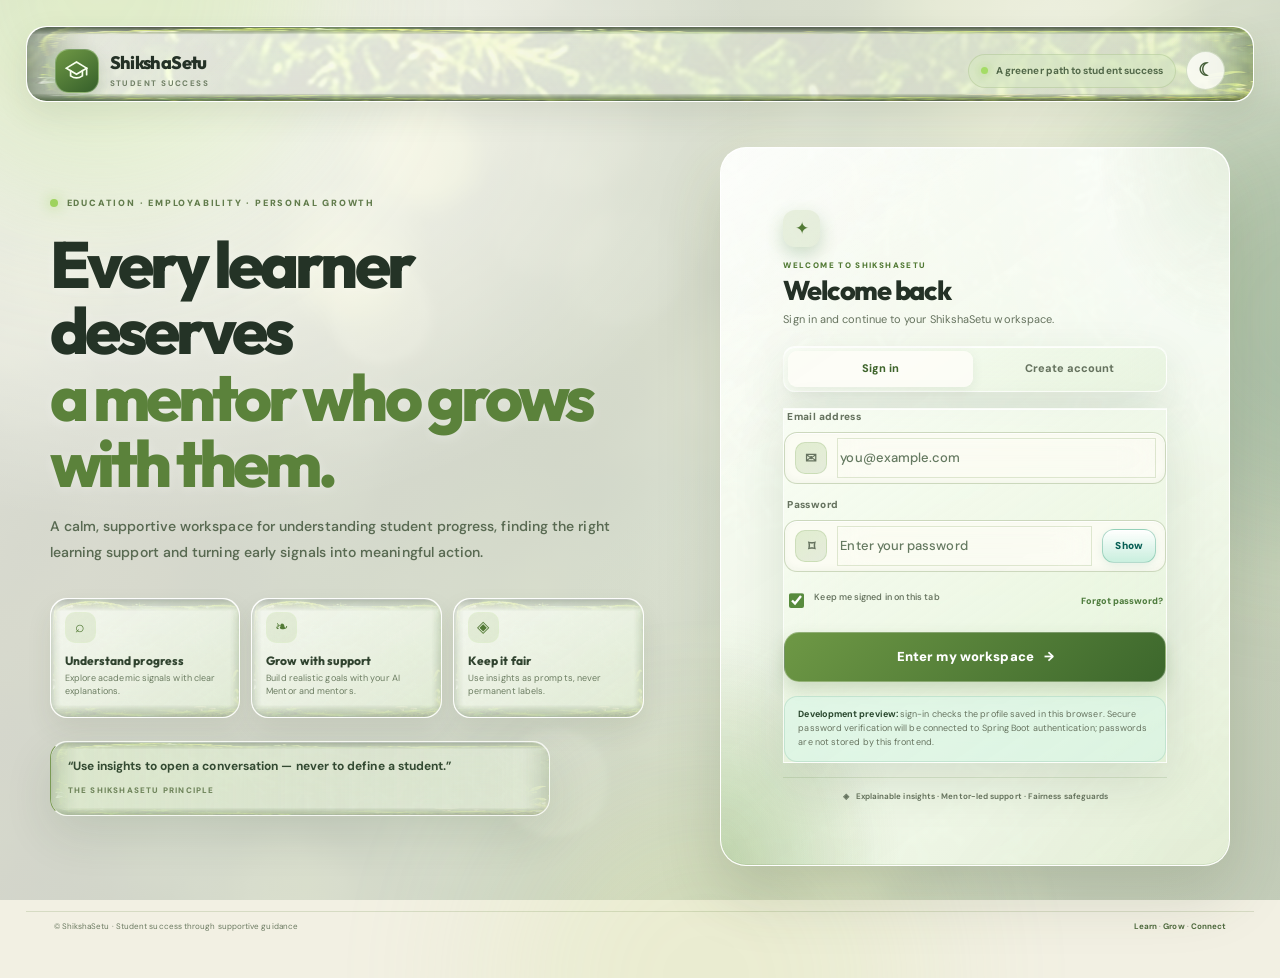
<file: index.html>
<!DOCTYPE html>

<html data-theme="light" lang="en">
<head>
<meta charset="utf-8"/>
<meta content="width=device-width,initial-scale=1" name="viewport"/>
<meta content="Sign in to ShikshaSetu — a supportive student success and AI Mentor workspace." name="description"/>
<meta content="#07160b" name="theme-color"/>
<title>ShikshaSetu — Login</title>
<link href="https://fonts.googleapis.com" rel="preconnect"/>
<link crossorigin="" href="https://fonts.gstatic.com" rel="preconnect"/>
<link href="https://fonts.googleapis.com/css2?family=DM+Sans:wght@400;500;600;700;800;900&amp;family=Outfit:wght@400;500;600;700;800;900&amp;display=swap" rel="stylesheet"/>
<script>
    (() => {
      try {
        const theme = localStorage.getItem("shikshasetu-theme");
        if (theme === "light" || theme === "dark") document.documentElement.dataset.theme = theme;
      } catch (_) {}
    })();
  </script>
<script src="theme-controller.js"></script>
<link href="styles.css" rel="stylesheet"/>
<link href="login.css" rel="stylesheet"/>
  <link rel="stylesheet" href="moss-box-theme-142.css?v=142-2">
  <link rel="stylesheet" href="reference-image-theme.css?v=2026-11-05-light-polish-2">
</head>
<body class="login-page">
<div class="ambient ambient-a"></div><div class="ambient ambient-b"></div><div class="ambient ambient-c"></div>
<header class="login-topbar">
<a aria-label="ShikshaSetu login home" class="login-brand" href="index.html">
<span class="login-brand-mark"><svg aria-hidden="true" viewbox="0 0 32 32"><path d="M4 13.2 16 6l12 7.2L16 20.4 4 13.2Z" fill="none" stroke="currentColor" stroke-width="2"></path><path d="M9 16.2v6.1c4.5 3.2 9.5 3.2 14 0v-6.1M28 13v8" fill="none" stroke="currentColor" stroke-linecap="round" stroke-width="2"></path></svg></span>
<span><strong>ShikshaSetu</strong><small>STUDENT SUCCESS</small></span>
</a>
<div class="login-top-actions">
<span class="login-top-label"><i></i> A greener path to student success</span>
<button aria-label="Switch light and dark theme" class="login-theme-button" id="loginThemeToggle" title="Switch theme" type="button">◐</button>
</div>
</header>
<main class="login-layout">
<section class="login-story">
<div class="login-eyebrow"><i></i> EDUCATION · EMPLOYABILITY · PERSONAL GROWTH</div>
<h1>Every learner deserves<br/><em>a mentor who grows with them.</em></h1>
<p class="login-story-copy">A calm, supportive workspace for understanding student progress, finding the right learning support and turning early signals into meaningful action.</p>
<div class="login-benefits">
<article class="login-benefit"><span class="login-benefit-icon">⌕</span><div><b>Understand progress</b><small>Explore academic signals with clear explanations.</small></div></article>
<article class="login-benefit"><span class="login-benefit-icon">❧</span><div><b>Grow with support</b><small>Build realistic goals with your AI Mentor and mentors.</small></div></article>
<article class="login-benefit"><span class="login-benefit-icon">◈</span><div><b>Keep it fair</b><small>Use insights as prompts, never permanent labels.</small></div></article>
</div>
<div class="login-principle"><b>“Use insights to open a conversation — never to define a student.”</b><small>THE SHIKSHASETU PRINCIPLE</small></div>
</section>
<section aria-labelledby="loginTitle" class="login-card">
<div class="login-card-inner">
<div class="login-card-icon">✦</div>
<div class="login-card-kicker">WELCOME TO SHIKSHASETU</div>
<h2 id="loginTitle">Welcome back</h2>
<p class="login-card-subtitle" id="loginSubtitle">Sign in and continue to your ShikshaSetu workspace.</p>
<div aria-label="Account access" class="login-tabs" role="tablist">
<button aria-controls="loginForm" aria-selected="true" class="login-tab active" id="loginTab" role="tab" type="button">Sign in</button>
<button aria-controls="signupForm" aria-selected="false" class="login-tab" id="signupTab" role="tab" type="button">Create account</button>
</div>
<form autocomplete="on" class="login-form" id="loginForm" novalidate="">
<label class="login-field"><span>Email address</span><div class="login-input-wrap"><span class="login-input-icon">✉</span><input autocomplete="username" id="loginEmail" name="username" placeholder="you@example.com" required="" type="email"/></div></label>
<label class="login-field"><span>Password</span><div class="login-input-wrap"><span class="login-input-icon">⌑</span><input autocapitalize="off" autocomplete="current-password" id="loginPassword" minlength="8" name="password" placeholder="Enter your password" required="" spellcheck="false" type="password"/><button aria-controls="loginPassword" aria-label="Show password" aria-pressed="false" class="login-password-toggle" data-password-toggle="loginPassword" type="button">Show</button></div></label>
<div class="login-inline-row"><label class="login-check"><input checked="" id="loginKeepTab" type="checkbox"/> Keep me signed in on this tab</label><button class="login-link-button" id="forgotPasswordLink" type="button">Forgot password?</button></div>
<button class="login-submit" type="submit">Enter my workspace <span>→</span></button>
<p aria-live="polite" class="login-feedback" id="loginFeedback" role="status"></p>
<p class="login-disclaimer"><b>Development preview:</b> sign-in checks the profile saved in this browser. Secure password verification will be connected to Spring Boot authentication; passwords are not stored by this frontend.</p>
</form>
<form autocomplete="on" class="login-form" hidden="" id="signupForm" novalidate="">
<div class="login-form-grid">
<label class="login-field"><span>Full name</span><div class="login-input-wrap"><span class="login-input-icon">♙</span><input autocapitalize="words" autocomplete="name" id="signupFullName" maxlength="80" name="fullName" placeholder="Your full name" required="" type="text"/></div></label>
<label class="login-field"><span>Age</span><div class="login-input-wrap"><span class="login-input-icon">◷</span><input id="signupAge" max="100" min="13" name="age" placeholder="e.g. 20" required="" type="number"/></div></label>
</div>
<label class="login-field"><span>Gmail / email address</span><div class="login-input-wrap"><span class="login-input-icon">✉</span><input autocomplete="email" id="signupEmail" maxlength="120" name="email" placeholder="you@gmail.com" required="" type="email"/></div></label>
<label class="login-field"><span>I am joining as</span><div class="login-input-wrap"><span class="login-input-icon">◈</span><select id="signupRole" name="role"><option value="Student">Student</option><option value="Mentor">Mentor</option></select></div></label>
<div class="login-form-grid">
<label class="login-field"><span>Password</span><div class="login-input-wrap"><span class="login-input-icon">⌑</span><input autocapitalize="off" autocomplete="new-password" id="signupPassword" minlength="8" name="newPassword" placeholder="At least 8 characters" required="" spellcheck="false" type="password"/><button aria-controls="signupPassword" aria-label="Show password" aria-pressed="false" class="login-password-toggle" data-password-toggle="signupPassword" type="button">Show</button></div></label>
<label class="login-field"><span>Confirm password</span><div class="login-input-wrap"><span class="login-input-icon">✓</span><input autocapitalize="off" autocomplete="new-password" id="signupConfirmPassword" minlength="8" name="confirmPassword" placeholder="Re-enter password" required="" spellcheck="false" type="password"/><button aria-controls="signupConfirmPassword" aria-label="Show password" aria-pressed="false" class="login-password-toggle" data-password-toggle="signupConfirmPassword" type="button">Show</button></div></label>
</div>
<div class="login-mentor-name">
<span class="login-mentor-icon">✦</span>
<div class="login-mentor-copy"><b>What would you like to name your AI Mentor?</b><small>Your personal learning companion will use this name throughout ShikshaSetu.</small></div>
<div class="login-input-wrap"><span class="login-input-icon">✧</span><input autocapitalize="words" autocomplete="nickname" id="signupAiMentorName" maxlength="32" minlength="2" name="aiMentorName" placeholder="e.g. Aarya, Moss, Saanvi…" required="" type="text"/></div>
</div>
<label class="login-check"><input id="signupConsent" required="" type="checkbox"/> I understand insights are supportive signals, not diagnoses or permanent labels.</label>
<button class="login-submit" type="submit">Create my account <span>→</span></button>
<p aria-live="polite" class="login-feedback" id="signupFeedback" role="status"></p>
<p class="login-disclaimer"><b>Development preview:</b> your profile and chosen AI Mentor name are saved in this browser. Passwords are never saved. Connect Spring Boot authentication before using real accounts.</p>
</form>
<div class="login-card-footer"><span>◈</span> Explainable insights · Mentor-led support · Fairness safeguards</div>
</div>
</section>
</main>
<footer class="login-footer"><span>© ShikshaSetu · Student success through supportive guidance</span><span><b>Learn</b> · <b>Grow</b> · <b>Connect</b></span></footer>
<script src="login.js"></script>
<script src="nature-gallery.js"></script>
</body>
</html>
</file>
<file: styles.css>
/* ShikshaSetu — glass UI inspired by the supplied AnnSetu reference */
:root{--bg:#f4f7fb;--bg2:#eaf0f7;--text:#18202a;--muted:#718096;--muted2:#9aa5b4;--primary:#3157d5;--primary2:#2749bd;--green:#16845b;--amber:#b7791f;--red:#c45151;--violet:#8065c7;--surface:rgba(255,255,255,var(--glass-alpha));--surface-strong:rgba(255,255,255,.86);--surface-soft:rgba(255,255,255,.52);--border:rgba(255,255,255,.78);--border-soft:rgba(20,30,50,.09);--glass-blur:18px;--glass-alpha:.72;--shadow:0 18px 50px rgba(38,55,85,.09),inset 0 1px 0 rgba(255,255,255,.78);--shadow-sm:0 8px 24px rgba(38,55,85,.07);--page:linear-gradient(135deg,#f4f7fb 0%,#eef2f7 52%,#e9eef5 100%);--field:rgba(255,255,255,.68);--sidebar:rgba(255,255,255,.56);--radius:22px}
body.no-glow .ambient{opacity:0!important}
html[data-theme=dark]{--bg:#111824;--bg2:#172131;--text:#edf2fa;--muted:#a1adbf;--muted2:#75849a;--primary:#8aa4ff;--primary2:#a8b9ff;--green:#65c69b;--amber:#e5b65e;--red:#f08b8b;--violet:#b4a0f1;--surface:rgba(26,38,56,var(--glass-alpha));--surface-strong:rgba(31,45,66,.92);--surface-soft:rgba(30,44,64,.55);--border:rgba(255,255,255,.13);--border-soft:rgba(255,255,255,.10);--shadow:0 18px 55px rgba(0,0,0,.25),inset 0 1px 0 rgba(255,255,255,.10);--shadow-sm:0 8px 24px rgba(0,0,0,.18);--page:linear-gradient(135deg,#111824 0%,#172131 55%,#1b2638 100%);--field:rgba(14,23,36,.55);--sidebar:rgba(20,31,47,.68)}
*{box-sizing:border-box}html{min-width:320px;scroll-behavior:smooth}body{margin:0;min-height:100vh;background:var(--page);color:var(--text);font-family:"DM Sans",sans-serif;font-size:14px;line-height:1.55;overflow-x:hidden;transition:background .25s,color .25s}button,input,select,textarea{font:inherit}button{cursor:pointer}button:focus-visible,input:focus-visible,select:focus-visible,textarea:focus-visible{outline:3px solid color-mix(in srgb,var(--primary) 35%,transparent);outline-offset:2px}.ambient{position:fixed;z-index:0;pointer-events:none;width:440px;height:440px;border-radius:50%;filter:blur(80px);opacity:.32}.ambient-a{top:-230px;left:-120px;background:#8fb4ff}.ambient-b{top:100px;right:-260px;background:#a9e3d0}.ambient-c{bottom:-300px;left:38%;background:#c5b5f4}html[data-theme=dark] .ambient{opacity:.12}
.app-shell{position:relative;z-index:1;display:flex;min-height:100vh;padding:18px;gap:18px}.glass{background:var(--surface);border:1px solid var(--border);box-shadow:var(--shadow);backdrop-filter:blur(var(--glass-blur)) saturate(135%);-webkit-backdrop-filter:blur(var(--glass-blur)) saturate(135%)}
.sidebar{width:248px;flex:0 0 248px;min-height:calc(100vh - 36px);border-radius:25px;padding:23px 15px 16px;display:flex;flex-direction:column;background:var(--sidebar);position:sticky;top:18px;height:calc(100vh - 36px);z-index:20}.brand{display:flex;align-items:center;gap:11px;text-decoration:none;color:var(--text);padding:2px 8px 29px}.brand-mark{width:42px;height:42px;border-radius:14px;display:grid;place-items:center;background:linear-gradient(145deg,#466ce2,#6d8cf1);color:white;box-shadow:0 8px 20px #3157d533}.brand-mark svg{width:27px}.brand strong{font:800 17px "Plus Jakarta Sans";letter-spacing:-.5px;display:block}.brand small{font-size:9px;letter-spacing:1.5px;color:var(--muted);font-weight:700}.workspace-label,.eyebrow{font-size:10px;letter-spacing:1.5px;font-weight:800;color:var(--muted);margin:0 10px 10px}.nav-list{display:grid;gap:5px}.nav-item{border:0;background:transparent;color:var(--muted);width:100%;display:flex;align-items:center;gap:12px;padding:11px 12px;border-radius:13px;text-align:left;font-weight:600;transition:.2s}.nav-item:hover{background:var(--surface-soft);color:var(--text)}.nav-item.active{background:linear-gradient(110deg,rgba(49,87,213,.13),rgba(49,87,213,.055));color:var(--primary);box-shadow:inset 3px 0 var(--primary)}.nav-icon{width:21px;text-align:center;font-size:18px}.nav-count{margin-left:auto;background:var(--surface-strong);padding:2px 8px;border-radius:20px;font-size:11px}.sidebar-bottom{margin-top:auto}.help-card{padding:15px;border-radius:17px;background:linear-gradient(145deg,rgba(49,87,213,.10),rgba(22,132,91,.07));border:1px solid var(--border-soft);margin:18px 1px 14px}.help-icon{display:grid;place-items:center;width:28px;height:28px;background:var(--surface-strong);color:var(--primary);border-radius:9px;margin-bottom:10px}.help-card strong{font:700 12px "Plus Jakarta Sans"}.help-card p{font-size:11px;color:var(--muted);margin:5px 0 0;line-height:1.55}.profile-mini{display:flex;align-items:center;gap:10px;padding:14px 7px 2px;border-top:1px solid var(--border-soft);margin-top:8px}.avatar{width:34px;height:34px;border-radius:50%;display:grid;place-items:center;background:linear-gradient(140deg,#d9e4ff,#b6c9ff);color:#2848a4;font-weight:800;font-size:11px}.profile-mini strong,.profile-mini small{display:block}.profile-mini strong{font-size:11px}.profile-mini small{font-size:10px;color:var(--muted)}.online-dot{width:7px;height:7px;border-radius:50%;background:#2bb982;margin-left:auto}
.main-area{min-width:0;flex:1;display:flex;flex-direction:column}.topbar{height:58px;display:flex;align-items:center;justify-content:space-between;padding:0 7px 0 9px;margin-bottom:19px}.crumb{display:flex;align-items:center;gap:10px;color:var(--muted);font-size:12px}.crumb b{color:var(--muted2);font-weight:400}.crumb strong{color:var(--text);font-weight:700}.top-actions{display:flex;align-items:center;gap:10px}.api-status{display:flex;align-items:center;gap:7px;font-size:11px;color:var(--muted);padding:8px 11px;border:1px solid var(--border-soft);border-radius:30px;background:var(--surface-soft)}.api-status i{width:7px;height:7px;border-radius:50%;background:#d7a340}.api-status.online i{background:#2cb67d}.api-status.offline i{background:#d97777}.icon-button{width:36px;height:36px;border-radius:12px;border:1px solid var(--border-soft);background:var(--surface);color:var(--text);font-size:18px;display:grid;place-items:center;box-shadow:inset 0 1px 0 var(--border);transition:.2s}.icon-button:hover{transform:translateY(-1px);box-shadow:var(--shadow-sm)}.mobile-menu{display:none}.primary-button,.secondary-button,.upload-button,.hero-button{border:0;border-radius:12px;padding:11px 16px;font-weight:700;font-size:12px;display:inline-flex;align-items:center;justify-content:center;gap:8px;transition:.2s}.primary-button{background:linear-gradient(135deg,#4268df,#3157d5);color:white;box-shadow:0 7px 18px rgba(49,87,213,.22)}.primary-button:hover,.hero-button:hover{transform:translateY(-2px);box-shadow:0 10px 22px rgba(49,87,213,.28)}.primary-button.compact{padding:9px 13px}.secondary-button,.upload-button{background:var(--surface);border:1px solid var(--border-soft);color:var(--text);box-shadow:inset 0 1px 0 var(--border)}.secondary-button:hover,.upload-button:hover{border-color:var(--primary);color:var(--primary)}.page-wrap{width:100%;max-width:1500px;margin:0 auto;flex:1}.page{display:none;animation:fadeIn .25s ease}.page.active{display:block}@keyframes fadeIn{from{opacity:0;transform:translateY(5px)}to{opacity:1;transform:none}}h1,h2,h3,p{margin-top:0}h1,h2,h3{font-family:"Plus Jakarta Sans",sans-serif;letter-spacing:-.6px}h1{font-size:clamp(27px,3vw,35px);line-height:1.2;margin:4px 0 8px;font-weight:800}.page-subtitle{color:var(--muted);font-size:13px;margin:0 0 22px}.eyebrow{margin:0 0 9px;color:var(--primary)}.eyebrow-dot{display:inline-block;width:6px;height:6px;border-radius:50%;background:var(--green);margin:0 6px 1px 0}.welcome-row,.page-title-row{display:flex;align-items:flex-end;justify-content:space-between;gap:18px}.wave{font-size:20px;color:#e4ae51;margin-left:10px}.date-chip,.soft-pill{font-size:11px;color:var(--muted);padding:8px 12px;border-radius:30px;background:var(--surface-soft);border:1px solid var(--border-soft);white-space:nowrap}.hero-panel{position:relative;overflow:hidden;min-height:232px;border-radius:25px;padding:30px 34px;margin:7px 0 27px;display:flex;align-items:center;background:linear-gradient(110deg,rgba(255,255,255,.78),rgba(229,239,255,.60) 55%,rgba(221,245,236,.57))}.hero-copy{position:relative;z-index:2;max-width:490px}.hero-kicker{font-size:9px;font-weight:800;letter-spacing:1.8px;color:var(--primary)}html[data-theme=dark] .hero-panel{background:linear-gradient(110deg,rgba(34,48,69,.92),rgba(36,53,77,.82) 55%,rgba(29,62,57,.78))}.hero-copy h2{font-size:clamp(24px,3vw,33px);line-height:1.2;margin:10px 0;color:#202d48}.hero-copy h2 em{font-style:normal;color:#4268d6}.hero-copy p{color:#68758b;max-width:400px;font-size:12px;margin:0 0 17px}.hero-button{background:#3157d5;color:#fff;padding:10px 15px}.hero-button span{font-size:17px}.hero-art{position:absolute;right:5%;top:0;width:40%;height:100%;min-width:250px}.orbit{position:absolute;border:1px solid rgba(77,111,194,.18);border-radius:50%;width:240px;height:240px;right:12%;top:-3px}.orbit-two{width:180px;height:180px;right:20%;top:28px;border-style:dashed}.hero-orb{position:absolute;width:125px;height:125px;right:25%;top:48px;border-radius:38% 62% 57% 43%;background:linear-gradient(145deg,rgba(101,143,238,.24),rgba(93,197,157,.24));filter:blur(1px);transform:rotate(-18deg)}.hero-book{position:absolute;right:34%;top:61px;width:85px;height:100px;border-radius:10px 17px 17px 10px;background:linear-gradient(130deg,#fff,#e5ecff);box-shadow:12px 14px 25px rgba(50,75,135,.17);transform:rotate(8deg);padding:24px 12px}.book-line{height:4px;background:#9eb4ed;border-radius:5px;margin-bottom:8px;width:48px}.book-line.short{width:32px}.book-leaf{position:absolute;right:8px;bottom:7px;color:#5e9d85;font-size:23px}.hero-spark{position:absolute;color:#7293e5;font-size:24px}.spark-one{right:12%;top:43px}.spark-two{right:48%;bottom:34px}.hero-stat{position:absolute;right:0;bottom:20px;background:rgba(255,255,255,.78);border:1px solid white;padding:9px 13px;border-radius:13px;box-shadow:0 8px 20px #405a8817}.hero-stat span,.hero-stat strong{display:block}.hero-stat span{font-size:9px;color:#77849a}.hero-stat strong{font-size:11px;color:#263754}.section-heading,.panel-heading{display:flex;justify-content:space-between;align-items:center;gap:12px}.section-heading{margin-bottom:12px}.section-heading h2{font-size:17px;margin:0 0 3px}.section-heading p,.panel-heading p{font-size:11px;color:var(--muted);margin:0}.text-button{border:0;background:transparent;color:var(--primary);font-weight:700;font-size:11px;padding:7px}.stats-grid{display:grid;grid-template-columns:repeat(4,minmax(0,1fr));gap:13px;margin-bottom:17px}.stat-card{border-radius:18px;padding:17px 18px}.stat-top{display:flex;justify-content:space-between;align-items:center;color:var(--muted);font-size:11px;font-weight:600}.stat-icon{width:30px;height:30px;border-radius:10px;display:grid;place-items:center;font-size:16px}.blue{background:rgba(65,103,220,.11);color:var(--primary)}.amber{background:rgba(210,155,54,.13);color:var(--amber)}.violet{background:rgba(128,101,199,.13);color:var(--violet)}.green{background:rgba(22,132,91,.12);color:var(--green)}.stat-card>strong{font:800 28px "Plus Jakarta Sans";display:block;margin:7px 0 0;letter-spacing:-1px}.stat-card>small{font-size:10px;color:var(--muted)}.dashboard-grid{display:grid;grid-template-columns:1.45fr 1fr;gap:15px;margin-bottom:16px}.panel{border-radius:19px;padding:19px;margin-bottom:16px;min-width:0}.panel-heading{margin-bottom:15px}.panel-heading h3{font-size:14px;margin:0 0 3px}.chart-wrap{position:relative}.chart-wrap canvas{width:100%;max-height:210px}.chart-legend{display:flex;justify-content:center;gap:20px;flex-wrap:wrap;margin-top:7px;color:var(--muted);font-size:10px}.legend-dot{display:inline-block;width:7px;height:7px;border-radius:50%;margin-right:6px}.legend-dot.high{background:#d77b72}.legend-dot.medium{background:#d8a44d}.legend-dot.low{background:#4eaa83}.sparkle{color:#d4a64f;font-size:19px}.quick-action{width:100%;display:flex;align-items:center;gap:11px;text-align:left;padding:11px 0;border:0;border-top:1px solid var(--border-soft);background:transparent;color:var(--text)}.quick-action:first-of-type{border-top:0}.quick-action>span:nth-child(2){flex:1}.quick-action b,.quick-action small{display:block}.quick-action b{font-size:11px}.quick-action small{font-size:10px;color:var(--muted);margin-top:2px}.quick-action>i{font-style:normal;color:var(--muted)}.quick-icon{width:34px;height:34px;display:grid;place-items:center;border-radius:11px;font-size:17px}.qi-blue{background:rgba(65,103,220,.11);color:var(--primary)}.qi-green{background:rgba(22,132,91,.11);color:var(--green)}.qi-violet{background:rgba(128,101,199,.12);color:var(--violet)}.recent-panel{padding-bottom:7px}.table-wrap{width:100%;overflow:auto}table{border-collapse:collapse;width:100%;min-width:650px}th{text-align:left;color:var(--muted2);font-size:9px;letter-spacing:.8px;font-weight:800;padding:10px 12px;border-bottom:1px solid var(--border-soft);white-space:nowrap}td{padding:12px;border-bottom:1px solid var(--border-soft);font-size:11px;white-space:nowrap}tbody tr:last-child td{border-bottom:0}tbody tr:hover{background:var(--surface-soft)}.student-cell{display:flex;align-items:center;gap:9px}.student-avatar{width:31px;height:31px;border-radius:11px;background:linear-gradient(145deg,#e0e9ff,#c7d6ff);color:#3654aa;display:grid;place-items:center;font-weight:800;font-size:10px}.student-cell b,.student-cell small{display:block}.student-cell b{font-size:11px}.student-cell small{color:var(--muted);font-size:9px}.band{display:inline-flex;align-items:center;gap:5px;padding:5px 9px;border-radius:20px;font-size:9px;font-weight:800}.band:before{content:"";width:5px;height:5px;border-radius:50%;background:currentColor}.band.high{background:rgba(212,103,103,.12);color:var(--red)}.band.medium{background:rgba(205,151,58,.13);color:var(--amber)}.band.low{background:rgba(22,132,91,.12);color:var(--green)}.band.none{background:var(--surface-soft);color:var(--muted)}.row-action{border:0;background:transparent;color:var(--primary);font-weight:700;font-size:10px}.empty-cell{text-align:center;color:var(--muted);padding:28px}.notice{display:flex;align-items:flex-start;gap:11px;padding:13px 16px;border-radius:14px;background:rgba(49,87,213,.055);border:1px solid rgba(49,87,213,.12);color:var(--muted);margin:14px 0 18px}.notice>span{color:var(--primary);font-size:16px}.notice p{font-size:10px;margin:0;line-height:1.6}.notice b{color:var(--text)}
.page-title-row{margin-bottom:5px}.filters-panel{display:flex;align-items:center;gap:10px;padding:12px;margin:5px 0 14px}.search-field{flex:1;display:flex;align-items:center;gap:8px;border:1px solid var(--border-soft);border-radius:11px;background:var(--field);padding:0 11px;min-width:170px}.search-field span{font-size:20px;color:var(--muted)}.search-field input{border:0;outline:0!important;background:transparent;color:var(--text);padding:10px 0;width:100%;font-size:11px}.filters-panel select,.field-label input,.field-label select,.field-label textarea{border:1px solid var(--border-soft);background:var(--field);border-radius:11px;padding:10px 11px;color:var(--text);min-width:0;width:100%;font-size:11px}.filters-panel select{width:auto;min-width:165px}.upload-button{white-space:nowrap;cursor:pointer;padding:10px 13px;font-size:11px}.student-table-panel{padding-bottom:6px}.intervention-intro{display:flex;gap:15px;align-items:center;padding:19px 21px;border-radius:18px;margin:20px 0;background:linear-gradient(110deg,rgba(49,87,213,.09),rgba(22,132,91,.07))}.intro-icon{width:43px;height:43px;border-radius:14px;background:var(--surface-strong);color:var(--green);display:grid;place-items:center;font-size:23px}.intervention-intro h3{font-size:14px;margin:0 0 4px}.intervention-intro p{color:var(--muted);font-size:11px;margin:0}.intervention-grid{display:grid;grid-template-columns:repeat(2,minmax(0,1fr));gap:14px}.intervention-card{padding:20px;border-radius:18px}.intervention-card .intervention-icon{width:38px;height:38px;border-radius:12px;display:grid;place-items:center;background:rgba(49,87,213,.1);color:var(--primary);font-size:18px;margin-bottom:13px}.intervention-card h3{font-size:14px;margin:0 0 6px}.intervention-card p{font-size:11px;color:var(--muted);line-height:1.6;margin:0 0 14px}.tag-row{display:flex;gap:6px;flex-wrap:wrap}.tag{font-size:9px;padding:5px 8px;border-radius:20px;background:var(--surface-soft);color:var(--muted);border:1px solid var(--border-soft)}.mentor-layout{display:grid;grid-template-columns:minmax(300px,.9fr) minmax(0,1.1fr);gap:15px;margin-top:18px}.feedback-form-panel,.feedback-history-panel{padding:21px}.form-symbol{width:34px;height:34px;display:grid;place-items:center;border-radius:11px;background:rgba(49,87,213,.1);color:var(--primary);font-size:17px}.field-label{display:block;font-size:10px;font-weight:700;color:var(--muted);margin-bottom:13px}.field-label input,.field-label select,.field-label textarea{display:block;margin-top:6px;font-weight:400;resize:vertical}.field-label input:focus,.field-label select:focus,.field-label textarea:focus{border-color:var(--primary);box-shadow:0 0 0 3px rgba(49,87,213,.09);outline:0}.field-label textarea::placeholder,.field-label input::placeholder{color:var(--muted2)}.full-width{width:100%;margin-top:3px}.feedback-list{display:grid;gap:10px}.feedback-entry{padding:13px;border:1px solid var(--border-soft);border-radius:13px;background:var(--surface-soft)}.feedback-entry-head{display:flex;justify-content:space-between;gap:10px}.feedback-entry b{font-size:11px}.feedback-entry small{font-size:9px;color:var(--muted)}.feedback-entry p{font-size:10px;color:var(--muted);margin:8px 0 0;white-space:pre-wrap}.feedback-entry .action-note{color:var(--text);margin-top:5px}.empty-state{padding:25px;text-align:center;color:var(--muted);font-size:11px}.fairness-notice{margin:19px 0}.fairness-panel,.safeguard-panel{padding:20px}.fairness-group{display:grid;grid-template-columns:1.1fr 1fr 1fr;align-items:center;gap:12px;padding:13px 8px;border-top:1px solid var(--border-soft);font-size:11px}.fairness-group.head{border:0;color:var(--muted2);font-size:9px;font-weight:800;letter-spacing:.8px}.fairness-group strong{font-size:12px}.rate-track{height:7px;border-radius:20px;background:var(--surface-soft);overflow:hidden;margin-top:5px}.rate-track span{height:100%;display:block;border-radius:20px;background:linear-gradient(90deg,#6d91eb,#4eaa83)}.safeguard-grid{display:grid;grid-template-columns:repeat(4,1fr);gap:12px}.safeguard-grid>div{padding:14px;border-radius:13px;background:var(--surface-soft);border:1px solid var(--border-soft)}.safeguard-grid span{display:block;font-size:10px;color:var(--primary);font-weight:800;margin-bottom:10px}.safeguard-grid b{font-size:11px}.safeguard-grid p{font-size:10px;color:var(--muted);margin:5px 0 0;line-height:1.5}.footer{display:flex;justify-content:space-between;gap:10px;color:var(--muted2);font-size:9px;padding:18px 8px 5px}.footer b{padding:0 4px}
.modal-backdrop{position:fixed;inset:0;background:rgba(12,20,34,.38);backdrop-filter:blur(7px);z-index:60;display:none;align-items:center;justify-content:center;padding:18px}.modal-backdrop.show{display:flex;animation:fadeIn .2s}.modal{width:min(650px,100%);max-height:90vh;overflow:auto;border-radius:22px;padding:23px;background:var(--surface-strong)}.modal-heading{display:flex;justify-content:space-between;gap:15px;margin-bottom:20px}.modal-heading h2{font-size:21px;margin:0 0 4px}.modal-heading p{font-size:11px;color:var(--muted);margin:0}.modal-heading .eyebrow{margin:0 0 5px}.form-grid{display:grid;grid-template-columns:1fr 1fr;gap:0 13px}.optional{font-weight:400;color:var(--muted2)}.form-hint{font-size:10px;color:var(--muted);padding:10px 12px;background:var(--surface-soft);border-radius:10px}.modal-actions{display:flex;justify-content:flex-end;gap:9px;margin-top:17px}.detail-modal{width:min(700px,100%)}.detail-top{display:flex;align-items:center;gap:15px;padding:15px;border-radius:15px;background:var(--surface-soft);margin-bottom:15px}.detail-score{font:800 28px "Plus Jakarta Sans";color:var(--primary)}.detail-top p{font-size:10px;color:var(--muted);margin:3px 0 0}.detail-section{padding:13px 0;border-bottom:1px solid var(--border-soft)}.detail-section h3{font-size:12px;margin:0 0 9px}.explain-list{display:grid;gap:8px}.explain-item{display:flex;align-items:center;justify-content:space-between;gap:10px;font-size:10px}.explain-item span{color:var(--muted)}.explain-item b{color:var(--amber)}.detail-actions{display:flex;gap:8px;flex-wrap:wrap;margin-top:15px}.appearance-modal{width:min(500px,100%)}.appearance-row{display:flex;align-items:center;justify-content:space-between;gap:16px;padding:15px 0;border-top:1px solid var(--border-soft)}.appearance-row b,.appearance-row small{display:block}.appearance-row b{font-size:12px}.appearance-row small{font-size:10px;color:var(--muted)}input[type=range]{accent-color:var(--primary);width:135px}.switch{position:relative;width:38px;height:22px}.switch input{opacity:0;width:0;height:0}.switch span{position:absolute;inset:0;border-radius:20px;background:#9aa5b4;cursor:pointer}.switch span:before{content:"";position:absolute;width:16px;height:16px;left:3px;top:3px;border-radius:50%;background:white;transition:.2s}.switch input:checked+span{background:var(--primary)}.switch input:checked+span:before{transform:translateX(16px)}.toast-region{position:fixed;right:22px;bottom:22px;z-index:100;display:grid;gap:8px}.toast{padding:12px 16px;border-radius:12px;background:var(--surface-strong);border:1px solid var(--border);box-shadow:var(--shadow);backdrop-filter:blur(18px);font-size:11px;min-width:220px;animation:fadeIn .2s}.toast.error{border-left:3px solid var(--red)}.toast.success{border-left:3px solid var(--green)}.loading-card{grid-column:1/-1;color:var(--muted);text-align:center}.fairness-table-note{font-size:10px;color:var(--muted);margin:12px 0 0}
@media(max-width:1100px){.sidebar{width:220px;flex-basis:220px}.stats-grid{grid-template-columns:repeat(2,1fr)}.dashboard-grid{grid-template-columns:1fr 1fr}.safeguard-grid{grid-template-columns:repeat(2,1fr)}}
@media(max-width:820px){.app-shell{padding:10px;gap:0}.sidebar{position:fixed;left:10px;top:10px;bottom:10px;height:auto;transform:translateX(calc(-100% - 20px));transition:transform .25s;width:255px;z-index:50}.sidebar.open{transform:translateX(0)}.main-area{width:100%}.topbar{padding:0 3px;margin-bottom:14px}.mobile-menu{display:grid}.crumb{margin-right:auto;margin-left:10px}.hero-panel{padding:25px}.hero-art{opacity:.65;right:-6%}.dashboard-grid{grid-template-columns:1fr}.mentor-layout{grid-template-columns:1fr}.page-title-row{align-items:flex-start}.api-status span{display:none}.api-status{padding:9px}.footer{padding-bottom:10px}}
@media(max-width:560px){.app-shell{padding:8px}.topbar{height:48px}.top-actions{gap:6px}.top-actions .primary-button{font-size:10px;padding:8px 9px}.date-chip{display:none}.welcome-row{align-items:flex-start}.hero-panel{min-height:245px;padding:22px}.hero-art{right:-28%;opacity:.27}.hero-copy{max-width:100%}.hero-copy h2{font-size:27px}.stats-grid{gap:8px}.stat-card{padding:13px}.stat-card>strong{font-size:24px}.stat-top{font-size:10px}.stat-card>small{font-size:9px}.filters-panel{flex-wrap:wrap}.search-field{flex-basis:100%}.filters-panel select{flex:1}.intervention-grid{grid-template-columns:1fr}.safeguard-grid{grid-template-columns:1fr 1fr}.form-grid{grid-template-columns:1fr}.modal{padding:18px}.footer{flex-direction:column}.fairness-group{grid-template-columns:1fr .8fr .8fr;gap:5px;font-size:10px}.page-title-row{flex-direction:column}.page-title-row .primary-button{width:100%}.feedback-form-panel,.feedback-history-panel{padding:16px}}
@media(prefers-reduced-motion:reduce){*,*::before,*::after{scroll-behavior:auto!important;animation-duration:.01ms!important;transition-duration:.01ms!important}}



/* =========================================================
   SHIKSHASETU — MOSS FOREST / LIQUID GLASS THEME
   Compatible with the supplied index.html and app.js.
   Every .glass card receives a real moss photograph plus
   a translucent glass wash and a transparent moss frame.
   ========================================================= */

/* ---------- LIGHT MODE ---------- */
:root {
  color-scheme: light;
  --bg: #eaf1e3;
  --bg2: #dfe9d6;
  --text: #1d3020;
  --muted: #5f745e;
  --muted2: #84957f;
  --primary: #456d3e;
  --primary2: #31583a;
  --green: #4e8050;
  --amber: #a77932;
  --red: #b64d43;
  --violet: #71834f;

  --glass-alpha: .72;
  --surface: rgba(244, 250, 237, var(--glass-alpha));
  --surface-strong: rgba(244, 250, 237, .94);
  --surface-soft: rgba(225, 238, 214, .76);
  --border: rgba(255, 255, 255, .82);
  --border-soft: rgba(66, 94, 54, .17);
  --glass-blur: 24px;

  --shadow:
    0 18px 52px rgba(37, 69, 35, .14),
    inset 0 1px 0 rgba(255, 255, 255, .82);
  --shadow-sm: 0 8px 24px rgba(37, 69, 35, .12);
  --page:
    linear-gradient(135deg, #edf4e7 0%, #e0ebd8 52%, #eaf1e2 100%);
  --field: rgba(247, 251, 242, .88);
  --sidebar: rgba(237, 246, 229, .73);
}

/* ---------- DARK MODE ---------- */
html[data-theme="dark"] {
  color-scheme: dark;
  --bg: #0b160e;
  --bg2: #132317;
  --text: #eef6e8;
  --muted: #bbcab2;
  --muted2: #8da084;
  --primary: #b7d893;
  --primary2: #cce7a9;
  --green: #91c078;
  --amber: #e3bd70;
  --red: #f09a8b;
  --violet: #bdce96;

  --surface: rgba(14, 31, 17, var(--glass-alpha));
  --surface-strong: rgba(20, 40, 23, .96);
  --surface-soft: rgba(38, 63, 39, .72);
  --border: rgba(218, 241, 196, .23);
  --border-soft: rgba(218, 241, 196, .15);

  --shadow:
    0 22px 62px rgba(0, 0, 0, .38),
    inset 0 1px 0 rgba(242, 255, 225, .14);
  --shadow-sm: 0 9px 28px rgba(0, 0, 0, .30);
  --page:
    linear-gradient(135deg, #09140c 0%, #112117 52%, #17291a 100%);
  --field: rgba(8, 22, 11, .76);
  --sidebar: rgba(10, 27, 14, .86);
}

/* ---------- PAGE BACKGROUND ---------- */
html {
  color-scheme: light;
  background: var(--bg);
}

html[data-theme="dark"] {
  color-scheme: dark;
}

body {
  background: var(--page);
  color: var(--text);
}

body::before {
  content: "";
  position: fixed;
  inset: 0;
  z-index: 0;
  pointer-events: none;
  background-image:
    linear-gradient(rgba(227, 239, 215, .56), rgba(227, 239, 215, .62)),
    url("assets/forest-moss-background.jpg");
  background-size: cover;
  background-position: center;
  background-attachment: fixed;
  opacity: .82;
  mix-blend-mode: multiply;
}

html[data-theme="dark"] body::before {
  background-image:
    linear-gradient(rgba(4, 16, 7, .62), rgba(5, 19, 8, .70)),
    url("assets/forest-moss-background.jpg");
  opacity: .92;
  mix-blend-mode: normal;
}

body.no-glow::before {
  opacity: .30;
}

html[data-theme="dark"] body.no-glow::before {
  opacity: .40;
}

.ambient-a {
  background: #a8c879;
  opacity: .28;
}

.ambient-b {
  background: #6d9a55;
  opacity: .24;
}

.ambient-c {
  background: #d1dc9d;
  opacity: .20;
}

html[data-theme="dark"] .ambient-a {
  background: #80a94c;
  opacity: .17;
}

html[data-theme="dark"] .ambient-b {
  background: #3e7544;
  opacity: .20;
}

html[data-theme="dark"] .ambient-c {
  background: #b1c96d;
  opacity: .12;
}

/* ---------- REAL MOSS + LIQUID GLASS SURFACES ---------- */
.glass {
  isolation: isolate;

  background-color: var(--surface);
  background-image:
    url("assets/moss-panel-frame.png"),
    radial-gradient(
      ellipse at 12% 0%,
      rgba(255, 255, 255, .58),
      transparent 43%
    ),
    linear-gradient(
      145deg,
      rgba(243, 251, 231, .66),
      rgba(211, 231, 194, .48)
    ),
    url("assets/moss-surface-light.jpg");

  background-size:
    100% 100%,
    100% 100%,
    100% 100%,
    cover;
  background-position: center, center, center, center;
  background-repeat: no-repeat;
  background-blend-mode: normal, screen, normal, normal;

  border: 1px solid rgba(255, 255, 255, .76);
  box-shadow:
    0 18px 48px rgba(40, 76, 37, .16),
    inset 0 1px 0 rgba(255, 255, 255, .88),
    inset 0 -1px 0 rgba(60, 104, 47, .20);

  backdrop-filter: blur(24px) saturate(155%);
  -webkit-backdrop-filter: blur(24px) saturate(155%);

  transition:
    transform .25s ease,
    box-shadow .25s ease,
    border-color .25s ease,
    background-color .25s ease;
}

/* Dark theme: deep wet moss underneath the translucent emerald glass. */
html[data-theme="dark"] .glass {
  background-color: var(--surface);
  background-image:
    url("assets/moss-panel-frame.png"),
    radial-gradient(
      ellipse at 12% 0%,
      rgba(223, 255, 196, .20),
      transparent 44%
    ),
    linear-gradient(
      145deg,
      rgba(5, 25, 9, .61),
      rgba(8, 34, 13, .70)
    ),
    url("assets/moss-surface-dark.jpg");

  border-color: rgba(184, 224, 144, .30);
  box-shadow:
    0 22px 60px rgba(0, 0, 0, .34),
    inset 0 1px 0 rgba(239, 255, 215, .22),
    inset 0 -1px 0 rgba(54, 106, 42, .40);
}

/* The moss photo is a background layer; HTML content remains naturally above it. */

/* Give the main boxes a stronger living moss rim. */
.stat-card.glass,
.panel.glass,
.sidebar.glass,
.modal.glass,
.hero-panel.glass,
.intervention-card.glass {
  border-color: rgba(128, 174, 91, .52);
}

html[data-theme="dark"] .stat-card.glass,
html[data-theme="dark"] .panel.glass,
html[data-theme="dark"] .sidebar.glass,
html[data-theme="dark"] .modal.glass,
html[data-theme="dark"] .hero-panel.glass {
  border-color: rgba(158, 209, 111, .38);
}

/* Hover: subtle lift, like a floating glass surface. */
.stat-card.glass:hover,
.intervention-card.glass:hover,
.quick-action:hover {
  transform: translateY(-3px);
}

.panel.glass:hover {
  box-shadow:
    0 22px 58px rgba(37, 73, 34, .20),
    inset 0 1px 0 rgba(255, 255, 255, .80);
}

/* ---------- BRAND / NAVIGATION ---------- */
.brand-mark {
  background: linear-gradient(145deg, #315d38, #83a94d);
  box-shadow: 0 8px 24px rgba(43, 91, 43, .30);
}

.brand strong {
  color: var(--text);
}

.nav-item {
  color: var(--muted);
}

.nav-item:hover {
  background: rgba(119, 158, 87, .15);
  color: var(--text);
}

.nav-item.active {
  background:
    linear-gradient(105deg, rgba(103, 151, 70, .25), rgba(162, 197, 112, .13));
  color: var(--primary);
  box-shadow:
    inset 3px 0 var(--primary),
    inset 0 1px 0 rgba(255, 255, 255, .22);
}

.nav-count {
  background: rgba(130, 170, 94, .20);
  color: var(--text);
}

.help-card {
  background:
    linear-gradient(145deg, rgba(144, 181, 96, .23), rgba(48, 102, 54, .12)),
    url("assets/moss-surface-light.jpg") center / cover;
  border-color: rgba(105, 151, 75, .24);
}

html[data-theme="dark"] .help-card {
  background:
    linear-gradient(145deg, rgba(12, 35, 16, .72), rgba(28, 68, 31, .58)),
    url("assets/moss-surface-dark.jpg") center / cover;
  border-color: rgba(153, 199, 111, .20);
}

.avatar,
.student-avatar {
  background: linear-gradient(145deg, #e5efcf, #b9d494);
  color: #345c35;
}

html[data-theme="dark"] .avatar,
html[data-theme="dark"] .student-avatar {
  background: linear-gradient(145deg, #496d3e, #263f2b);
  color: #eff8e4;
}

/* ---------- HEADER / HERO ---------- */
.topbar {
  color: var(--text);
}

.crumb,
.crumb strong {
  color: var(--text);
}

.hero-panel.glass {
  background-image:
    url("assets/moss-panel-frame.png"),
    linear-gradient(
      105deg,
      rgba(237, 248, 222, .88) 0%,
      rgba(220, 239, 197, .77) 52%,
      rgba(134, 177, 102, .42) 100%
    ),
    url("assets/moss-surface-light.jpg");
  background-size: 100% 100%, 100% 100%, cover;
  background-position: center;
  border-color: rgba(255, 255, 255, .84);
}

html[data-theme="dark"] .hero-panel.glass {
  background-image:
    url("assets/moss-panel-frame.png"),
    linear-gradient(
      105deg,
      rgba(5, 25, 9, .85) 0%,
      rgba(14, 48, 18, .77) 55%,
      rgba(40, 83, 34, .55) 100%
    ),
    url("assets/moss-surface-dark.jpg");
  border-color: rgba(190, 228, 151, .32);
}

.hero-copy h2,
.hero-copy p,
.hero-kicker {
  color: var(--text);
}

.hero-copy h2 em {
  color: var(--primary);
}

html[data-theme="dark"] .hero-copy h2,
html[data-theme="dark"] .hero-copy p,
html[data-theme="dark"] .hero-kicker {
  color: #eff8e6;
}

html[data-theme="dark"] .hero-copy h2 em {
  color: #c1e69a;
}

.hero-orb {
  background: linear-gradient(
    145deg,
    rgba(160, 205, 104, .30),
    rgba(55, 119, 61, .34)
  );
}

.orbit,
.orbit-two {
  border-color: rgba(80, 127, 57, .32);
}

.hero-book {
  background: linear-gradient(130deg, #f5fbe9, #c9dfa9);
  box-shadow: 12px 14px 25px rgba(36, 75, 36, .22);
}

.book-line {
  background: #8da96b;
}

.book-leaf,
.hero-spark {
  color: #4b854b;
}

.hero-stat {
  background: rgba(235, 247, 222, .84);
  border-color: rgba(255, 255, 255, .86);
}

.hero-stat span {
  color: #647c5c;
}

.hero-stat strong {
  color: #233f28;
}

html[data-theme="dark"] .hero-stat {
  background: rgba(11, 33, 15, .86);
  border-color: rgba(208, 237, 180, .25);
}

html[data-theme="dark"] .hero-stat span,
html[data-theme="dark"] .hero-stat strong {
  color: #eff8e7;
}

/* ---------- BUTTONS / ICON TILES ---------- */
.primary-button,
.hero-button {
  background: linear-gradient(135deg, #729f4b, #315f3b);
  color: #fff;
  border: 1px solid rgba(223, 246, 194, .25);
  box-shadow:
    0 8px 22px rgba(48, 91, 48, .28),
    inset 0 1px 0 rgba(255, 255, 255, .25);
}

.primary-button:hover,
.hero-button:hover {
  background: linear-gradient(135deg, #83ae58, #376c43);
  box-shadow: 0 12px 28px rgba(48, 91, 48, .34);
}

.secondary-button,
.upload-button,
.icon-button {
  color: var(--text);
  background: rgba(231, 242, 219, .56);
  border-color: rgba(81, 121, 64, .24);
}

html[data-theme="dark"] .secondary-button,
html[data-theme="dark"] .upload-button,
html[data-theme="dark"] .icon-button {
  color: var(--text);
  background: rgba(15, 38, 19, .72);
  border-color: rgba(171, 211, 132, .22);
}

.blue,
.qi-blue,
.violet,
.qi-violet,
.green,
.qi-green {
  background: rgba(118, 161, 83, .19);
  color: #416c3c;
}

.amber {
  background: rgba(183, 139, 57, .17);
  color: #936b2c;
}

html[data-theme="dark"] .blue,
html[data-theme="dark"] .qi-blue,
html[data-theme="dark"] .violet,
html[data-theme="dark"] .qi-violet,
html[data-theme="dark"] .green,
html[data-theme="dark"] .qi-green {
  background: rgba(130, 174, 87, .19);
  color: #d5edb8;
}

html[data-theme="dark"] .amber {
  background: rgba(196, 153, 73, .18);
  color: #f0d18b;
}

/* ---------- TABLES / RISK BADGES ---------- */
th {
  color: var(--muted);
}

td {
  color: var(--text);
}

tbody tr:hover {
  background: rgba(135, 175, 99, .12);
}

.band.high {
  background: rgba(190, 76, 64, .16);
  color: #a93f37;
}

.band.medium {
  background: rgba(195, 145, 51, .18);
  color: #91651f;
}

.band.low {
  background: rgba(71, 137, 78, .17);
  color: #397042;
}

html[data-theme="dark"] .band.high {
  color: #ffaaa0;
  background: rgba(174, 59, 51, .24);
}

html[data-theme="dark"] .band.medium {
  color: #f1d08b;
  background: rgba(166, 122, 35, .24);
}

html[data-theme="dark"] .band.low {
  color: #b9e6a4;
  background: rgba(55, 130, 70, .24);
}

/* ---------- FORMS / FEEDBACK / INTERVENTIONS ---------- */
input,
select,
textarea {
  color: var(--text);
}

input::placeholder,
textarea::placeholder {
  color: var(--muted2);
}

.field-label {
  color: var(--muted);
}

.search-field,
.field-label input,
.field-label select,
.field-label textarea,
.filters-panel select {
  background: var(--field);
  border-color: var(--border-soft);
  color: var(--text);
}

.field-label input:focus,
.field-label select:focus,
.field-label textarea:focus,
.search-field:focus-within {
  border-color: var(--primary);
  box-shadow: 0 0 0 3px rgba(104, 153, 72, .18);
}

.feedback-entry,
.safeguard-grid > div,
.tag {
  background: rgba(130, 166, 94, .13);
  border-color: rgba(86, 128, 64, .18);
}

html[data-theme="dark"] .feedback-entry,
html[data-theme="dark"] .safeguard-grid > div,
html[data-theme="dark"] .tag {
  background: rgba(40, 72, 42, .45);
  border-color: rgba(160, 203, 122, .17);
}

.intervention-intro {
  background:
    linear-gradient(110deg, rgba(150, 188, 104, .24), rgba(58, 116, 63, .12)),
    url("assets/moss-surface-light.jpg") center / cover;
  border: 1px solid rgba(100, 148, 73, .24);
}

html[data-theme="dark"] .intervention-intro {
  background:
    linear-gradient(110deg, rgba(9, 32, 13, .83), rgba(30, 72, 34, .64)),
    url("assets/moss-surface-dark.jpg") center / cover;
  border-color: rgba(155, 204, 115, .20);
}

.intro-icon,
.form-symbol,
.intervention-card .intervention-icon {
  background: rgba(117, 163, 78, .20);
  color: #416c3e;
}

html[data-theme="dark"] .intro-icon,
html[data-theme="dark"] .form-symbol,
html[data-theme="dark"] .intervention-card .intervention-icon {
  background: rgba(125, 173, 80, .19);
  color: #c5e79d;
}

.notice {
  background: rgba(127, 164, 85, .13);
  border-color: rgba(93, 139, 65, .22);
}

.notice > span,
.safeguard-grid span {
  color: var(--primary);
}

html[data-theme="dark"] .notice {
  background: rgba(55, 93, 44, .25);
  border-color: rgba(147, 190, 103, .20);
}

.rate-track span {
  background: linear-gradient(90deg, #aacd76, #4b8450);
}

.api-status.online i,
.online-dot {
  background: #77b75f;
}

input[type="range"] {
  accent-color: #6d9949;
}

::selection {
  background: rgba(105, 151, 73, .30);
  color: var(--text);
}

/* ---------- MODALS / TOASTS ---------- */
.modal {
  background-color: var(--surface-strong);
}

html[data-theme="dark"] .modal {
  background-color: rgba(16, 37, 20, .97);
}

.toast {
  color: var(--text);
  background-color: var(--surface-strong);
}

/* ---------- SMALL SCREEN / REDUCED EFFECTS ---------- */
@media (max-width: 820px) {
  .sidebar {
    background-color: var(--sidebar);
    backdrop-filter: blur(26px) saturate(150%);
    -webkit-backdrop-filter: blur(26px) saturate(150%);
  }
}

@media (prefers-reduced-transparency: reduce) {
  .glass {
    backdrop-filter: none;
    -webkit-backdrop-filter: none;
    background-color: var(--surface-strong);
  }

  html[data-theme="dark"] .glass {
    background-color: #142719;
  }
}

@media (prefers-reduced-motion: reduce) {
  .glass,
  .primary-button,
  .secondary-button,
  .nav-item {
    transition: none;
  }
}



/* =========================================================
   SHIKSHASETU — SELECTED REFERENCE LOOK
   Lush forest / photographic moss / liquid glass
   Compatible with the existing dashboard markup and app.js.
   ========================================================= */

/* Default theme is light; dark is selected in index.html on first visit. */
:root {
  color-scheme: light;
  --bg: #e8f0df;
  --bg2: #d8e6cf;
  --text: #213323;
  --muted: #637960;
  --muted2: #879982;
  --primary: #47743d;
  --primary2: #2d5b35;
  --green: #4d8a48;
  --amber: #ad7c31;
  --red: #b44e42;
  --violet: #708b55;
  --surface: rgba(242, 249, 235, var(--glass-alpha, .72));
  --surface-strong: rgba(244, 250, 238, .94);
  --surface-soft: rgba(224, 238, 214, .76);
  --border: rgba(255,255,255,.78);
  --border-soft: rgba(64, 98, 53, .18);
  --glass-blur: 24px;
  --shadow: 0 18px 52px rgba(34, 70, 34, .14), inset 0 1px 0 rgba(255,255,255,.82);
  --shadow-sm: 0 8px 24px rgba(34,70,34,.12);
  --page: #e8f0df;
  --field: rgba(247,251,242,.88);
  --sidebar: rgba(234,245,225,.78);
}

html[data-theme="dark"] {
  color-scheme: dark;
  --bg: #09150c;
  --bg2: #142519;
  --text: #f0f6e9;
  --muted: #b6c7ad;
  --muted2: #82977b;
  --primary: #b7df81;
  --primary2: #d0ed9b;
  --green: #8cc96c;
  --amber: #e8bd63;
  --red: #ff9583;
  --violet: #b5ca8a;
  --surface: rgba(8, 27, 12, var(--glass-alpha, .72));
  --surface-strong: rgba(14, 35, 17, .95);
  --surface-soft: rgba(31, 62, 34, .68);
  --border: rgba(218, 245, 192, .22);
  --border-soft: rgba(194, 225, 164, .16);
  --shadow: 0 22px 60px rgba(0,0,0,.40), inset 0 1px 0 rgba(242,255,225,.16);
  --shadow-sm: 0 10px 28px rgba(0,0,0,.30);
  --page: #08130b;
  --field: rgba(7, 22, 10, .78);
  --sidebar: rgba(7, 24, 10, .84);
}

html {
  background: var(--page);
}

body {
  background: var(--page);
  color: var(--text);
}

/* Forest image remains local; dark overlay preserves interface contrast. */
body::before {
  content: "";
  position: fixed;
  inset: 0;
  z-index: 0;
  pointer-events: none;
  background-image:
    linear-gradient(rgba(221, 237, 207, .48), rgba(221, 237, 207, .58)),
    url("assets/forest-moss-background.jpg");
  background-size: cover;
  background-position: center;
  background-attachment: fixed;
  opacity: .93;
  mix-blend-mode: multiply;
}

html[data-theme="dark"] body::before {
  background-image:
    linear-gradient(rgba(2, 13, 5, .48), rgba(3, 16, 6, .64)),
    url("assets/forest-moss-background.jpg");
  opacity: 1;
  mix-blend-mode: normal;
}

body.no-glow::before {
  opacity: .34;
}
html[data-theme="dark"] body.no-glow::before {
  opacity: .50;
}

.ambient-a { background: #a4cf63; opacity: .25; }
.ambient-b { background: #43864c; opacity: .23; }
.ambient-c { background: #d4e88a; opacity: .17; }
html[data-theme="dark"] .ambient-a { opacity: .14; }
html[data-theme="dark"] .ambient-b { opacity: .18; }
html[data-theme="dark"] .ambient-c { opacity: .10; }

/* The real photograph covers the card face; the PNG adds the mossy rim. */
.glass {
  isolation: isolate;
  background-color: var(--surface);
  background-image:
    url("assets/moss-panel-frame.png"),
    linear-gradient(
      145deg,
      rgba(247, 255, 237, .58) 0%,
      rgba(217, 237, 196, .48) 46%,
      rgba(63, 105, 49, .28) 100%
    ),
    radial-gradient(
      ellipse at 14% 0%,
      rgba(255,255,255,.34),
      transparent 46%
    ),
    url("assets/moss-surface-light.jpg");
  background-repeat: no-repeat;
  background-size: 100% 100%, 100% 100%, 100% 100%, cover;
  background-position: center, center, center, center;
  background-blend-mode: normal, normal, screen, normal;
  border: 1px solid rgba(227, 246, 208, .72);
  box-shadow:
    0 18px 48px rgba(28, 69, 31, .19),
    inset 0 1px 0 rgba(255,255,255,.86),
    inset 0 -1px 0 rgba(65, 112, 47, .20);
  backdrop-filter: blur(24px) saturate(160%);
  -webkit-backdrop-filter: blur(24px) saturate(160%);
  transition:
    transform .25s ease,
    box-shadow .25s ease,
    border-color .25s ease,
    background-color .25s ease;
}

html[data-theme="dark"] .glass {
  background-color: var(--surface);
  background-image:
    url("assets/moss-panel-frame.png"),
    linear-gradient(
      145deg,
      rgba(2, 19, 7, .46) 0%,
      rgba(5, 33, 11, .57) 50%,
      rgba(8, 41, 14, .42) 100%
    ),
    radial-gradient(
      ellipse at 14% 0%,
      rgba(236,255,213,.20),
      transparent 45%
    ),
    url("assets/moss-surface-dark.jpg");
  border-color: rgba(165, 219, 117, .34);
  box-shadow:
    0 22px 60px rgba(0,0,0,.42),
    inset 0 1px 0 rgba(236,255,214,.25),
    inset 0 -1px 0 rgba(91, 151, 58, .42);
}

/* A fine glass reflection on each textured box. */
.glass::after {
  content: "";
  position: absolute;
  inset: 0;
  z-index: 0;
  pointer-events: none;
  border-radius: inherit;
  background:
    linear-gradient(
      115deg,
      rgba(255,255,255,.22) 0%,
      transparent 18%,
      transparent 74%,
      rgba(215,255,184,.10) 100%
    );
  opacity: .72;
}

html[data-theme="dark"] .glass::after {
  background:
    linear-gradient(
      115deg,
      rgba(236,255,219,.15) 0%,
      transparent 22%,
      transparent 70%,
      rgba(153,225,101,.12) 100%
    );
  opacity: .84;
}

/* ---------- Moss / forest navigation ---------- */
.sidebar {
  background-color: var(--sidebar);
  background-image:
    url("assets/moss-panel-frame.png"),
    linear-gradient(rgba(229,243,215,.62),rgba(210,230,193,.65)),
    url("assets/moss-surface-light.jpg");
  background-size: 100% 100%, 100% 100%, cover;
  background-position: center;
  border: 1px solid rgba(229,247,211,.65);
  box-shadow: 0 20px 55px rgba(32,70,31,.18), inset 0 1px 0 rgba(255,255,255,.85);
}

html[data-theme="dark"] .sidebar {
  background-color: rgba(4, 20, 8, .86);
  background-image:
    url("assets/moss-panel-frame.png"),
    linear-gradient(rgba(2,18,6,.74),rgba(4,25,9,.82)),
    url("assets/moss-surface-dark.jpg");
  border-color: rgba(157,210,112,.32);
  box-shadow: 0 24px 62px rgba(0,0,0,.42), inset 0 1px 0 rgba(231,255,210,.14);
}

.brand-mark {
  background: linear-gradient(145deg,#244e2b,#91c849);
  box-shadow: 0 8px 24px rgba(56,117,42,.34);
}

.brand strong { color: var(--text); }
.brand small { color: var(--muted); }

.nav-item {
  color: var(--muted);
  border-radius: 999px;
  padding: 12px 14px;
}

.nav-item:hover {
  background: rgba(119,164,77,.18);
  color: var(--text);
}

.nav-item.active {
  color: #f5ffe9;
  background: linear-gradient(110deg,#426f32,#7fae3f 55%,#497d31);
  box-shadow:
    0 5px 18px rgba(74,130,42,.36),
    inset 0 1px 0 rgba(241,255,217,.56),
    0 0 16px rgba(142,202,75,.24);
}

html[data-theme="dark"] .nav-item {
  color: #d6e7c9;
}

html[data-theme="dark"] .nav-item.active {
  color: #f8ffe9;
  background: linear-gradient(110deg,#315b29,#78aa36 58%,#315c2a);
  box-shadow:
    0 6px 20px rgba(110,179,48,.35),
    inset 0 1px 0 rgba(245,255,222,.38),
    0 0 20px rgba(145,215,67,.20);
}

.nav-count {
  background: rgba(255,255,255,.20);
  color: inherit;
}

.help-card {
  background:
    linear-gradient(145deg,rgba(125,171,78,.26),rgba(35,88,42,.18)),
    url("assets/moss-surface-light.jpg") center / cover;
  border-color: rgba(127,173,84,.32);
}

html[data-theme="dark"] .help-card {
  background:
    linear-gradient(145deg,rgba(3,25,8,.80),rgba(22,58,25,.68)),
    url("assets/moss-surface-dark.jpg") center / cover;
  border-color: rgba(160,211,113,.28);
}

.avatar, .student-avatar {
  background: linear-gradient(145deg,#e7f4cb,#a8cf75);
  color: #315b30;
}

/* ---------- Topbar: glass pill like the reference navbar ---------- */
.topbar {
  min-height: 58px;
  height: auto;
  padding: 8px 15px;
  margin: 0 0 22px;
  border-radius: 999px;
  background: rgba(236, 247, 225, .62);
  border: 1px solid rgba(255,255,255,.66);
  box-shadow:
    0 10px 34px rgba(28,64,29,.12),
    inset 0 1px 0 rgba(255,255,255,.82);
  backdrop-filter: blur(24px) saturate(160%);
  -webkit-backdrop-filter: blur(24px) saturate(160%);
}

html[data-theme="dark"] .topbar {
  background: rgba(5, 24, 9, .64);
  border-color: rgba(176,220,135,.26);
  box-shadow:
    0 12px 38px rgba(0,0,0,.30),
    inset 0 1px 0 rgba(239,255,216,.20);
}

.crumb, .crumb strong { color: var(--text); }
html[data-theme="dark"] .crumb,
html[data-theme="dark"] .crumb strong { color: #eff8e7; }

.api-status {
  background: rgba(103,151,74,.13);
  border-color: rgba(104,151,74,.22);
  color: var(--muted);
}

html[data-theme="dark"] .api-status {
  background: rgba(124,178,75,.14);
  color: #d8edc6;
  border-color: rgba(174,220,132,.20);
}

.icon-button {
  border-radius: 50%;
  background: rgba(234,246,223,.62);
  border-color: rgba(102,148,70,.24);
  color: var(--text);
}

html[data-theme="dark"] .icon-button {
  background: rgba(11,39,16,.72);
  border-color: rgba(170,221,128,.28);
  color: #efffe2;
}

/* ---------- Hero panel: forest glass with clear readable copy ---------- */
.hero-panel.glass {
  background-image:
    url("assets/moss-panel-frame.png"),
    linear-gradient(105deg,rgba(229,243,213,.90),rgba(205,230,183,.72) 48%,rgba(101,151,71,.30)),
    url("assets/moss-surface-light.jpg");
  background-size: 100% 100%,100% 100%,cover;
  border-color: rgba(239,255,222,.82);
}

html[data-theme="dark"] .hero-panel.glass {
  background-image:
    url("assets/moss-panel-frame.png"),
    linear-gradient(105deg,rgba(2,19,7,.82),rgba(8,37,12,.66) 48%,rgba(28,70,26,.45)),
    url("assets/moss-surface-dark.jpg");
  border-color: rgba(175,226,129,.36);
}

.hero-copy h2 { color: #243c25; }
.hero-copy h2 em { color: #4c7c35; }
.hero-copy p { color: #4e6849; }
.hero-kicker { color: #4a7638; }
html[data-theme="dark"] .hero-copy h2,
html[data-theme="dark"] .hero-copy p,
html[data-theme="dark"] .hero-kicker { color: #eff8e6; }
html[data-theme="dark"] .hero-copy h2 em { color: #c2ed88; }

.hero-orb {
  background: linear-gradient(145deg,rgba(164,211,97,.34),rgba(48,123,55,.33));
}
.orbit, .orbit-two { border-color: rgba(145,203,94,.34); }
.hero-book {
  background: linear-gradient(130deg,#f5fbe9,#c8dfa7);
  box-shadow: 12px 14px 25px rgba(19,54,22,.24);
}
.book-line { background: #8aaa66; }
.book-leaf, .hero-spark { color: #5b9740; }

.hero-stat {
  background: rgba(230,245,215,.88);
  border: 1px solid rgba(255,255,255,.86);
}
.hero-stat span { color: #607857; }
.hero-stat strong { color: #264128; }
html[data-theme="dark"] .hero-stat {
  background: rgba(5,27,10,.88);
  border-color: rgba(200,239,158,.28);
}
html[data-theme="dark"] .hero-stat span,
html[data-theme="dark"] .hero-stat strong { color: #eff8e6; }

/* ---------- Buttons / stats ---------- */
.primary-button, .hero-button {
  background: linear-gradient(135deg,#8acb3f,#3d792e);
  border: 1px solid rgba(226,255,186,.40);
  color: #f9ffed;
  box-shadow:
    0 8px 22px rgba(53,113,34,.30),
    inset 0 1px 0 rgba(245,255,219,.40);
}
.primary-button:hover, .hero-button:hover {
  background: linear-gradient(135deg,#9cdb4b,#478637);
  box-shadow: 0 12px 28px rgba(62,130,38,.40);
}

.secondary-button, .upload-button {
  background: rgba(230,244,216,.60);
  border-color: rgba(87,136,58,.28);
  color: var(--text);
}
html[data-theme="dark"] .secondary-button,
html[data-theme="dark"] .upload-button {
  background: rgba(7,34,13,.76);
  border-color: rgba(155,208,112,.25);
  color: #eef8e6;
}

.blue, .qi-blue, .violet, .qi-violet, .green, .qi-green {
  background: rgba(113,163,69,.18);
  color: #416b34;
}
.amber {
  background: rgba(191,147,54,.18);
  color: #93691f;
}
html[data-theme="dark"] .blue,
html[data-theme="dark"] .qi-blue,
html[data-theme="dark"] .violet,
html[data-theme="dark"] .qi-violet,
html[data-theme="dark"] .green,
html[data-theme="dark"] .qi-green { color: #d5f0b5; }
html[data-theme="dark"] .amber { color: #f4d58c; }

/* ---------- Text and tables stay readable over textured panels ---------- */
.section-heading h2,
.panel-heading h3,
.stat-card,
.student-cell,
td,
th,
.notice,
.feedback-entry,
.detail-section {
  color: var(--text);
}

.section-heading p,
.panel-heading p,
.stat-top,
.stat-card > small,
.student-cell small,
th,
.notice p,
.feedback-entry small,
.feedback-entry p {
  color: var(--muted);
}

html[data-theme="dark"] .section-heading h2,
html[data-theme="dark"] .panel-heading h3,
html[data-theme="dark"] .stat-card,
html[data-theme="dark"] .student-cell,
html[data-theme="dark"] td,
html[data-theme="dark"] .detail-section {
  color: #f0f7e9;
}

html[data-theme="dark"] .section-heading p,
html[data-theme="dark"] .panel-heading p,
html[data-theme="dark"] .stat-top,
html[data-theme="dark"] .stat-card > small,
html[data-theme="dark"] .student-cell small,
html[data-theme="dark"] th,
html[data-theme="dark"] .notice p,
html[data-theme="dark"] .feedback-entry p {
  color: #c2d4b7;
}

tbody tr:hover { background: rgba(130,183,78,.14); }
.band.high { background: rgba(181,65,51,.20); color: #a63d32; }
.band.medium { background: rgba(193,147,51,.22); color: #91661c; }
.band.low { background: rgba(66,139,65,.20); color: #34713a; }
html[data-theme="dark"] .band.high { color: #ffb0a4; background: rgba(173,52,42,.29); }
html[data-theme="dark"] .band.medium { color: #f4d78e; background: rgba(169,122,33,.28); }
html[data-theme="dark"] .band.low { color: #c4f0a6; background: rgba(48,127,53,.28); }

/* ---------- Forms, detail panels, intervention tiles ---------- */
.search-field,
.field-label input,
.field-label select,
.field-label textarea,
.filters-panel select {
  background: var(--field);
  color: var(--text);
  border-color: var(--border-soft);
}
input::placeholder, textarea::placeholder { color: var(--muted2); }
.field-label { color: var(--muted); }
.field-label input:focus,
.field-label select:focus,
.field-label textarea:focus,
.search-field:focus-within {
  border-color: var(--primary);
  box-shadow: 0 0 0 3px rgba(117,174,74,.20);
}
.feedback-entry,
.safeguard-grid > div,
.tag {
  background: rgba(127,166,89,.14);
  border-color: rgba(91,137,60,.20);
}
html[data-theme="dark"] .feedback-entry,
html[data-theme="dark"] .safeguard-grid > div,
html[data-theme="dark"] .tag {
  background: rgba(32,67,35,.52);
  border-color: rgba(151,204,108,.18);
}

.intervention-intro {
  background:
    linear-gradient(110deg,rgba(148,188,98,.28),rgba(40,105,47,.16)),
    url("assets/moss-surface-light.jpg") center / cover;
  border: 1px solid rgba(115,163,76,.30);
}
html[data-theme="dark"] .intervention-intro {
  background:
    linear-gradient(110deg,rgba(3,23,8,.84),rgba(24,70,27,.64)),
    url("assets/moss-surface-dark.jpg") center / cover;
  border-color: rgba(147,208,99,.24);
}

.intro-icon,
.form-symbol,
.intervention-card .intervention-icon {
  background: rgba(124,177,70,.22);
  color: #47783a;
}
html[data-theme="dark"] .intro-icon,
html[data-theme="dark"] .form-symbol,
html[data-theme="dark"] .intervention-card .intervention-icon {
  background: rgba(131,192,70,.19);
  color: #c7ed9c;
}

.notice {
  background: rgba(126,169,77,.15);
  border-color: rgba(104,153,64,.24);
}
html[data-theme="dark"] .notice {
  background: rgba(45,86,39,.36);
  border-color: rgba(151,204,106,.22);
}
.notice > span, .safeguard-grid span { color: var(--primary); }
.rate-track span { background: linear-gradient(90deg,#a7d56a,#4b994f); }

/* ---------- Modal and toast surfaces ---------- */
.modal {
  background-color: var(--surface-strong);
  background-image:
    linear-gradient(rgba(245,251,239,.90),rgba(226,241,214,.88)),
    url("assets/moss-surface-light.jpg");
  background-size: cover;
}
html[data-theme="dark"] .modal {
  background-color: rgba(8,29,12,.97);
  background-image:
    linear-gradient(rgba(4,21,7,.91),rgba(8,31,12,.92)),
    url("assets/moss-surface-dark.jpg");
}

.toast {
  color: var(--text);
  background: var(--surface-strong);
  border-color: var(--border);
}

.api-status.online i, .online-dot { background: #80c65b; }
input[type="range"] { accent-color: #85bf43; }

@media (max-width: 820px) {
  .sidebar {
    backdrop-filter: blur(26px) saturate(160%);
    -webkit-backdrop-filter: blur(26px) saturate(160%);
  }
  .topbar {
    border-radius: 22px;
    padding: 8px 11px;
  }
}

@media (max-width: 560px) {
  .topbar {
    border-radius: 18px;
  }
}

@media (prefers-reduced-transparency: reduce) {
  .glass {
    backdrop-filter: none;
    -webkit-backdrop-filter: none;
    background-color: var(--surface-strong);
  }
  html[data-theme="dark"] .glass {
    background-color: #102514;
  }
}



/* =========================================================
   READABILITY + LIQUID GLASS BALANCE FIX
   Designed for both light and dark themes.
   Fixes overexposed photographic panels and low-contrast text.
   ========================================================= */

/* Keep the forest atmosphere behind the UI, not on top of it. */
body::before {
  background-image:
    linear-gradient(
      135deg,
      rgba(230, 240, 220, .74),
      rgba(232, 241, 224, .80)
    ),
    url("assets/forest-moss-background.jpg");
  background-size: cover;
  background-position: center;
  background-attachment: fixed;
  opacity: 1;
  mix-blend-mode: normal;
}

html[data-theme="dark"] body::before {
  background-image:
    linear-gradient(
      135deg,
      rgba(2, 13, 5, .56),
      rgba(3, 17, 7, .68)
    ),
    url("assets/forest-moss-background.jpg");
  opacity: 1;
  mix-blend-mode: normal;
}

/* Main glass body: frosted, translucent and distinct from the page. */
.glass {
  position: relative;
  isolation: isolate;
  background-color: transparent;
  background-image: linear-gradient(
    135deg,
    rgba(248, 253, 243, var(--glass-alpha, .72)),
    rgba(226, 239, 215, calc(var(--glass-alpha, .72) * .86))
  );
  background-repeat: no-repeat;
  background-size: 100% 100%;
  background-blend-mode: normal;
  border: 1px solid rgba(255, 255, 255, .78);
  box-shadow:
    0 16px 44px rgba(34, 67, 34, .14),
    inset 0 1px 0 rgba(255, 255, 255, .88),
    inset 0 -1px 0 rgba(72, 117, 52, .13);
  backdrop-filter: blur(28px) saturate(165%);
  -webkit-backdrop-filter: blur(28px) saturate(165%);
}

/* Subtle real moss across the panel FACE, not a full opaque photo. */
.glass::before {
  content: "";
  position: absolute;
  inset: 0;
  z-index: 0;
  border-radius: inherit;
  pointer-events: none;
  background-image: url("assets/moss-surface-light.jpg");
  background-size: cover;
  background-position: center;
  background-repeat: no-repeat;
  opacity: .115;
  mix-blend-mode: multiply;
  filter: saturate(1.18) contrast(1.06);
}

/* Organic moss/grass rim and restrained liquid-glass reflections. */
.glass::after {
  content: "";
  position: absolute;
  inset: 0;
  z-index: 1;
  border-radius: inherit;
  pointer-events: none;
  background-image:
    url("assets/moss-panel-frame.png"),
    linear-gradient(
      128deg,
      rgba(255, 255, 255, .25) 0%,
      transparent 20%,
      transparent 76%,
      rgba(183, 228, 139, .10) 100%
    );
  background-size: 100% 100%, 100% 100%;
  background-position: center, center;
  background-repeat: no-repeat;
  opacity: .74;
}

/* Keep actual controls and text above both decorative pseudo-layers. */
.glass > * {
  position: relative;
  z-index: 2;
}

/* The hero artwork is absolutely positioned in the original markup. */
.glass > .hero-art {
  position: absolute;
  z-index: 2;
}

/* LIGHT MODE: clear leaf-tinted glass, readable dark typography. */
html[data-theme="light"] .glass,
html:not([data-theme="dark"]) .glass {
  background-image: linear-gradient(
    135deg,
    rgba(250, 254, 246, var(--glass-alpha, .72)),
    rgba(229, 241, 219, calc(var(--glass-alpha, .72) * .88))
  );
  border-color: rgba(255, 255, 255, .88);
  box-shadow:
    0 16px 42px rgba(40, 73, 35, .13),
    inset 0 1px 0 rgba(255, 255, 255, .92),
    inset 0 -1px 0 rgba(89, 132, 62, .12);
}

html[data-theme="light"] .glass::before,
html:not([data-theme="dark"]) .glass::before {
  background-image: url("assets/moss-surface-light.jpg");
  opacity: .105;
  mix-blend-mode: multiply;
}

html[data-theme="light"] .glass::after,
html:not([data-theme="dark"]) .glass::after {
  opacity: .72;
}

/* DARK MODE: emerald-tinted transparent glass with luminous moss detail. */
html[data-theme="dark"] .glass {
  background-image: linear-gradient(
    135deg,
    rgba(5, 25, 9, calc(var(--glass-alpha, .72) * .90)),
    rgba(10, 37, 14, calc(var(--glass-alpha, .72) * .77))
  );
  border-color: rgba(176, 222, 133, .34);
  box-shadow:
    0 20px 56px rgba(0, 0, 0, .34),
    inset 0 1px 0 rgba(233, 255, 214, .20),
    inset 0 -1px 0 rgba(91, 155, 60, .28);
}

html[data-theme="dark"] .glass::before {
  background-image: url("assets/moss-surface-dark.jpg");
  opacity: .22;
  mix-blend-mode: screen;
  filter: saturate(1.12) contrast(1.08);
}

html[data-theme="dark"] .glass::after {
  opacity: .78;
  background-image:
    url("assets/moss-panel-frame.png"),
    linear-gradient(
      130deg,
      rgba(234, 255, 217, .18) 0%,
      transparent 22%,
      transparent 73%,
      rgba(132, 207, 77, .12) 100%
    );
}

/* Sidebar gets its own glass tint; don't put a bright photo behind its labels. */
.sidebar.glass {
  background-image: linear-gradient(
    155deg,
    rgba(244, 251, 237, .84),
    rgba(220, 237, 207, .76)
  );
  border-color: rgba(255, 255, 255, .86);
  box-shadow:
    0 20px 50px rgba(37, 73, 34, .16),
    inset 0 1px 0 rgba(255, 255, 255, .90);
}

html[data-theme="dark"] .sidebar.glass {
  background-image: linear-gradient(
    155deg,
    rgba(4, 23, 8, .90),
    rgba(10, 37, 14, .84)
  );
  border-color: rgba(169, 218, 124, .30);
}

/* Help card must remain readable; moss is a small accent, not a background wash. */
.help-card {
  position: relative;
  overflow: hidden;
  color: #203b25;
  background: linear-gradient(
    140deg,
    rgba(211, 235, 188, .84),
    rgba(171, 207, 137, .72)
  );
  border: 1px solid rgba(102, 151, 70, .25);
  box-shadow: inset 0 1px 0 rgba(255,255,255,.78);
}

.help-card strong,
.help-card p {
  position: relative;
  z-index: 1;
  color: #29452d;
}

.help-card .help-icon {
  position: relative;
  z-index: 1;
  color: #315e35;
  background: rgba(255,255,255,.68);
}

html[data-theme="dark"] .help-card {
  background: linear-gradient(
    140deg,
    rgba(20, 53, 24, .88),
    rgba(34, 76, 34, .78)
  );
  border-color: rgba(159, 207, 111, .24);
}

html[data-theme="dark"] .help-card strong,
html[data-theme="dark"] .help-card p {
  color: #edf7e6;
}

/* Top navigation bar: glass pill with enough contrast in both themes. */
.topbar {
  background: rgba(245, 251, 239, .78);
  border: 1px solid rgba(255,255,255,.86);
  box-shadow:
    0 10px 34px rgba(31,64,30,.12),
    inset 0 1px 0 rgba(255,255,255,.92);
  backdrop-filter: blur(28px) saturate(165%);
  -webkit-backdrop-filter: blur(28px) saturate(165%);
}

html[data-theme="dark"] .topbar {
  background: rgba(5, 24, 9, .76);
  border-color: rgba(172, 220, 130, .30);
  box-shadow:
    0 12px 38px rgba(0,0,0,.30),
    inset 0 1px 0 rgba(235,255,216,.18);
}

html[data-theme="light"] .crumb,
html:not([data-theme="dark"]) .crumb,
html[data-theme="light"] .crumb strong,
html:not([data-theme="dark"]) .crumb strong {
  color: #304932;
}

/* Hero remains mossy but the headline area is a clear glass wash. */
.hero-panel.glass {
  background-image: linear-gradient(
    105deg,
    rgba(244, 251, 237, .88),
    rgba(220, 238, 207, .72) 54%,
    rgba(173, 207, 143, .46)
  );
}

html[data-theme="dark"] .hero-panel.glass {
  background-image: linear-gradient(
    105deg,
    rgba(4, 25, 8, .88),
    rgba(9, 40, 13, .73) 54%,
    rgba(29, 75, 25, .50)
  );
}

html[data-theme="light"] .hero-copy h2,
html:not([data-theme="dark"]) .hero-copy h2 {
  color: #203b25;
}
html[data-theme="light"] .hero-copy h2 em,
html:not([data-theme="dark"]) .hero-copy h2 em {
  color: #4b7b36;
}
html[data-theme="light"] .hero-copy p,
html:not([data-theme="dark"]) .hero-copy p {
  color: #526c4e;
}

/* Headings, descriptions, and labels: consistent readable contrast. */
html[data-theme="light"] h1,
html[data-theme="light"] h2,
html[data-theme="light"] h3,
html:not([data-theme="dark"]) h1,
html:not([data-theme="dark"]) h2,
html:not([data-theme="dark"]) h3 {
  color: #213a25;
}

html[data-theme="light"] .page-subtitle,
html:not([data-theme="dark"]) .page-subtitle,
html[data-theme="light"] .panel-heading p,
html:not([data-theme="dark"]) .panel-heading p,
html[data-theme="light"] .section-heading p,
html:not([data-theme="dark"]) .section-heading p {
  color: #526b50;
}

html[data-theme="dark"] h1,
html[data-theme="dark"] h2,
html[data-theme="dark"] h3,
html[data-theme="dark"] .page-subtitle,
html[data-theme="dark"] .panel-heading p,
html[data-theme="dark"] .section-heading p {
  color: #eef7e6;
}

/* Fairness notice and safeguard tiles, visible in the screenshot. */
.notice {
  color: #304a31;
  background: rgba(235, 246, 226, .78);
  border: 1px solid rgba(102, 148, 74, .25);
  box-shadow: inset 0 1px 0 rgba(255,255,255,.76);
  backdrop-filter: blur(18px) saturate(145%);
  -webkit-backdrop-filter: blur(18px) saturate(145%);
}
.notice p,
.notice b {
  color: #304a31;
}
html[data-theme="dark"] .notice {
  background: rgba(12, 39, 16, .80);
  border-color: rgba(153, 206, 109, .24);
}
html[data-theme="dark"] .notice p,
html[data-theme="dark"] .notice b {
  color: #e8f4de;
}

.safeguard-grid > div {
  background: rgba(239, 248, 230, .76);
  border: 1px solid rgba(109, 151, 80, .22);
  box-shadow: inset 0 1px 0 rgba(255,255,255,.80);
  backdrop-filter: blur(16px);
  -webkit-backdrop-filter: blur(16px);
}
.safeguard-grid > div p {
  color: #526b50;
}
html[data-theme="dark"] .safeguard-grid > div {
  background: rgba(11, 37, 15, .76);
  border-color: rgba(153, 205, 109, .20);
}
html[data-theme="dark"] .safeguard-grid > div p {
  color: #c3d7b8;
}

/* Empty states and table rows remain legible over textured surfaces. */
.empty-state,
.empty-cell {
  color: var(--muted);
}
html[data-theme="dark"] .empty-state,
html[data-theme="dark"] .empty-cell {
  color: #c4d7b9;
}
.table-wrap {
  background: rgba(247, 251, 243, .20);
  border-radius: 12px;
}
html[data-theme="dark"] .table-wrap {
  background: rgba(1, 16, 5, .18);
}
th {
  color: #526b50;
}
html[data-theme="dark"] th {
  color: #c2d5b7;
}
td {
  color: #263f29;
}
html[data-theme="dark"] td {
  color: #edf7e6;
}

/* Forms: solid-enough glass input surfaces for legibility. */
.search-field,
.field-label input,
.field-label select,
.field-label textarea,
.filters-panel select {
  background: rgba(249, 252, 246, .88);
  color: #243b27;
  border-color: rgba(87, 128, 64, .24);
}
html[data-theme="dark"] .search-field,
html[data-theme="dark"] .field-label input,
html[data-theme="dark"] .field-label select,
html[data-theme="dark"] .field-label textarea,
html[data-theme="dark"] .filters-panel select {
  background: rgba(5, 23, 9, .86);
  color: #eff8e6;
  border-color: rgba(158, 207, 115, .24);
}
select option {
  color: #243b27;
  background: #f2f8eb;
}
html[data-theme="dark"] select option {
  color: #eef7e6;
  background: #142719;
}

/* Modal keeps the glass finish but avoids a distracting photo behind forms. */
.modal.glass {
  background-image: linear-gradient(
    145deg,
    rgba(247, 252, 242, .94),
    rgba(226, 239, 215, .92)
  );
}
html[data-theme="dark"] .modal.glass {
  background-image: linear-gradient(
    145deg,
    rgba(7, 27, 11, .96),
    rgba(15, 42, 18, .94)
  );
}

/* Theme-aware icon circles and buttons. */
.icon-button,
.secondary-button,
.upload-button {
  backdrop-filter: blur(16px) saturate(150%);
  -webkit-backdrop-filter: blur(16px) saturate(150%);
}
html[data-theme="light"] .icon-button,
html:not([data-theme="dark"]) .icon-button {
  color: #2c492e;
  background: rgba(247, 252, 242, .78);
}
html[data-theme="dark"] .icon-button {
  color: #eef8e6;
  background: rgba(8, 33, 13, .82);
}

/* Maintain rounded liquid glass edges without clipping navigation. */
.glass::before,
.glass::after {
  border-radius: inherit;
}
.glass {
  overflow: hidden;
}
.sidebar.glass {
  overflow: hidden;
}

/* Respect the transparency slider across the base glass tint. */
@media (prefers-reduced-transparency: reduce) {
  .glass {
    backdrop-filter: none;
    -webkit-backdrop-filter: none;
    background-image: none;
    background-color: var(--surface-strong);
  }
  .glass::before {
    opacity: .06;
  }
}



/* =========================================================
   FINAL POLISH — SATURATED MOSS GLASS + SYMMETRICAL LAYOUT
   Light and dark theme refinements for the supplied dashboard.
   ========================================================= */

/* ---------- Balanced forest canvas ---------- */
:root {
  --bg: #dce9d1;
  --bg2: #cbdcbd;
  --text: #203b25;
  --muted: #526c50;
  --muted2: #758d70;
  --primary: #477b35;
  --primary2: #315d35;
  --green: #3f8542;
  --amber: #9b7028;
  --red: #a94338;
  --violet: #637d43;
  --surface: rgba(240, 248, 232, var(--glass-alpha, .72));
  --surface-strong: rgba(242, 249, 235, .94);
  --surface-soft: rgba(216, 234, 202, .72);
  --border: rgba(255, 255, 255, .82);
  --border-soft: rgba(65, 101, 51, .19);
  --glass-blur: 26px;
  --shadow:
    0 18px 48px rgba(36, 72, 34, .15),
    inset 0 1px 0 rgba(255,255,255,.88);
  --shadow-sm: 0 8px 22px rgba(34, 69, 33, .12);
  --page: linear-gradient(135deg, #dce9d1 0%, #c9dcbc 50%, #d8e6ca 100%);
  --field: rgba(246, 251, 241, .90);
  --sidebar: rgba(228, 240, 216, .76);
}

html[data-theme="dark"] {
  --bg: #07140b;
  --bg2: #102116;
  --text: #f0f7e9;
  --muted: #bdceb3;
  --muted2: #91a488;
  --primary: #b8e37f;
  --primary2: #d0f09a;
  --green: #92ce67;
  --amber: #edc36b;
  --red: #ff9b8b;
  --violet: #bad391;
  --surface: rgba(7, 28, 11, var(--glass-alpha, .72));
  --surface-strong: rgba(13, 36, 17, .96);
  --surface-soft: rgba(31, 65, 34, .70);
  --border: rgba(220, 247, 194, .25);
  --border-soft: rgba(201, 235, 168, .17);
  --shadow:
    0 22px 58px rgba(0,0,0,.40),
    inset 0 1px 0 rgba(240,255,224,.17);
  --shadow-sm: 0 10px 26px rgba(0,0,0,.30);
  --page: linear-gradient(135deg, #061109 0%, #0d1e12 54%, #142719 100%);
  --field: rgba(5, 22, 9, .86);
  --sidebar: rgba(5, 23, 9, .87);
}

/* Background image is visible enough to feel lush, but stays behind all text. */
body {
  background: var(--page);
  color: var(--text);
}

body::before {
  background-image:
    linear-gradient(
      135deg,
      rgba(206, 226, 190, .30),
      rgba(194, 219, 177, .42)
    ),
    url("assets/forest-moss-background.jpg");
  background-size: cover;
  background-position: center;
  background-attachment: fixed;
  opacity: .78;
  mix-blend-mode: normal;
}

html[data-theme="dark"] body::before {
  background-image:
    linear-gradient(
      135deg,
      rgba(1, 13, 4, .42),
      rgba(2, 18, 6, .56)
    ),
    url("assets/forest-moss-background.jpg");
  opacity: .94;
  mix-blend-mode: normal;
}

body.no-glow::before {
  opacity: .30;
}
html[data-theme="dark"] body.no-glow::before {
  opacity: .45;
}

.ambient-a { background: #9aca57; opacity: .24; }
.ambient-b { background: #3f8244; opacity: .21; }
.ambient-c { background: #c6dd7e; opacity: .17; }
html[data-theme="dark"] .ambient-a { opacity: .13; }
html[data-theme="dark"] .ambient-b { opacity: .17; }
html[data-theme="dark"] .ambient-c { opacity: .10; }

/* ---------- Real moss with legible frosted-glass centres ---------- */
.glass {
  isolation: isolate;
  background-color: transparent;
  background-image: linear-gradient(
    135deg,
    rgba(242, 249, 235, .84),
    rgba(222, 238, 211, .78)
  );
  background-repeat: no-repeat;
  background-size: 100% 100%;
  border: 1px solid rgba(255,255,255,.82);
  box-shadow:
    0 16px 42px rgba(38, 75, 34, .14),
    inset 0 1px 0 rgba(255,255,255,.91),
    inset 0 -1px 0 rgba(76, 121, 50, .15);
  backdrop-filter: blur(26px) saturate(170%);
  -webkit-backdrop-filter: blur(26px) saturate(170%);
  transition:
    border-color .24s ease,
    box-shadow .24s ease,
    transform .24s ease,
    background-color .24s ease;
}

/* Fine moss grain on the face — intentionally restrained for text clarity. */
.glass::before {
  content: "";
  position: absolute;
  inset: 0;
  z-index: 0;
  border-radius: inherit;
  pointer-events: none;
  background-image: url("assets/moss-surface-light.jpg");
  background-size: cover;
  background-position: center;
  background-repeat: no-repeat;
  opacity: .065;
  mix-blend-mode: multiply;
  filter: saturate(1.32) contrast(1.10);
}

/* Photographic moss edge, subtle wet sheen and clean inner rim. */
.glass::after {
  content: "";
  position: absolute;
  inset: 0;
  z-index: 1;
  border-radius: inherit;
  pointer-events: none;
  background-image:
    url("assets/moss-panel-frame.png"),
    linear-gradient(
      118deg,
      rgba(255,255,255,.28) 0%,
      transparent 18%,
      transparent 78%,
      rgba(164,218,108,.12) 100%
    );
  background-size: 100% 100%, 100% 100%;
  background-position: center, center;
  background-repeat: no-repeat;
  opacity: .86;
}

.glass > * {
  position: relative;
  z-index: 2;
}

.glass > .hero-art {
  position: absolute;
  z-index: 2;
}

/* DARK GLASS — retain the same moss, add emerald depth and luminous green. */
html[data-theme="dark"] .glass {
  background-image: linear-gradient(
    135deg,
    rgba(5, 25, 9, .79),
    rgba(8, 36, 13, .74)
  );
  border-color: rgba(169, 221, 122, .34);
  box-shadow:
    0 20px 56px rgba(0,0,0,.37),
    inset 0 1px 0 rgba(237,255,219,.21),
    inset 0 -1px 0 rgba(79,148,54,.34);
}

html[data-theme="dark"] .glass::before {
  background-image: url("assets/moss-surface-dark.jpg");
  opacity: .15;
  mix-blend-mode: screen;
  filter: saturate(1.34) contrast(1.12);
}

html[data-theme="dark"] .glass::after {
  opacity: .90;
  background-image:
    url("assets/moss-panel-frame.png"),
    linear-gradient(
      118deg,
      rgba(233,255,215,.19) 0%,
      transparent 20%,
      transparent 76%,
      rgba(145,224,83,.14) 100%
    );
}

/* Keep moss details on edges; avoid oversized photographic fills in special panels. */
.sidebar.glass {
  background-image: linear-gradient(
    145deg,
    rgba(233, 244, 222, .91),
    rgba(215, 232, 201, .86)
  );
  border-color: rgba(255,255,255,.88);
}

html[data-theme="dark"] .sidebar.glass {
  background-image: linear-gradient(
    145deg,
    rgba(4, 23, 8, .94),
    rgba(9, 34, 13, .90)
  );
  border-color: rgba(166,216,117,.34);
}

.help-card {
  background: linear-gradient(
    145deg,
    rgba(199, 226, 170, .92),
    rgba(157, 197, 121, .86)
  );
  border-color: rgba(97, 149, 63, .30);
  box-shadow:
    inset 0 1px 0 rgba(255,255,255,.84),
    0 8px 22px rgba(47,91,38,.10);
}

html[data-theme="dark"] .help-card {
  background: linear-gradient(
    145deg,
    rgba(21, 57, 25, .92),
    rgba(37, 82, 34, .87)
  );
  border-color: rgba(159,213,111,.27);
}

.help-card strong,
.help-card p { color: #203b25; }
html[data-theme="dark"] .help-card strong,
html[data-theme="dark"] .help-card p { color: #edf7e5; }

/* ---------- Balanced layout rhythm and symmetrical alignment ---------- */
.app-shell {
  gap: 20px;
  padding: 20px;
}

.main-area {
  min-width: 0;
}

.page-wrap {
  width: 100%;
  max-width: 1600px;
  margin-inline: auto;
}

.topbar {
  min-height: 60px;
  height: auto;
  margin-bottom: 22px;
  padding: 9px 16px;
  border-radius: 999px;
  background: rgba(242, 249, 235, .84);
  border: 1px solid rgba(255,255,255,.88);
  box-shadow:
    0 10px 30px rgba(37,72,35,.12),
    inset 0 1px 0 rgba(255,255,255,.96);
  backdrop-filter: blur(26px) saturate(165%);
  -webkit-backdrop-filter: blur(26px) saturate(165%);
}

html[data-theme="dark"] .topbar {
  background: rgba(5, 24, 9, .82);
  border-color: rgba(170,220,125,.30);
  box-shadow:
    0 12px 34px rgba(0,0,0,.31),
    inset 0 1px 0 rgba(237,255,217,.19);
}

.welcome-row {
  align-items: flex-end;
  margin-bottom: 22px;
  gap: 22px;
}

.welcome-row > div:first-child {
  min-width: 0;
}

.welcome-row h1 {
  margin-bottom: 8px;
  line-height: 1.14;
  letter-spacing: -.9px;
  font-size: clamp(30px, 3vw, 40px);
}

.page-subtitle {
  font-size: 14px;
  line-height: 1.55;
  max-width: 760px;
}

.date-chip {
  align-self: center;
  padding: 9px 14px;
  background: rgba(245,251,239,.78);
  border-color: rgba(91,133,66,.20);
}
html[data-theme="dark"] .date-chip {
  background: rgba(9,35,14,.78);
  border-color: rgba(165,215,118,.22);
}

/* Hero: consistent left text block and fixed vertical rhythm. */
.hero-panel {
  min-height: 252px;
  padding: 34px 40px;
  margin: 0 0 30px;
  border-radius: 26px;
  align-items: center;
}

.hero-copy {
  max-width: 54%;
}

.hero-copy h2 {
  margin: 11px 0 12px;
  font-size: clamp(27px, 2.6vw, 36px);
  line-height: 1.17;
  letter-spacing: -.8px;
}

.hero-copy p {
  max-width: 470px;
  font-size: 13px;
  line-height: 1.65;
  margin-bottom: 20px;
}

.hero-art {
  right: 4%;
  width: 38%;
}

/* Headings use one repeatable baseline and one consistent alignment. */
.section-heading,
.panel-heading {
  align-items: flex-start;
}

.section-heading {
  margin-bottom: 14px;
}

.section-heading h2 {
  margin-bottom: 4px;
  line-height: 1.25;
  font-size: 19px;
}

.section-heading p,
.panel-heading p {
  line-height: 1.5;
  font-size: 12px;
}

.panel-heading {
  min-height: 40px;
  margin-bottom: 17px;
}

.panel-heading h3 {
  font-size: 16px;
  line-height: 1.3;
  margin-bottom: 5px;
}

/* Four metric cards: equal dimensions and aligned information rows. */
.stats-grid {
  grid-template-columns: repeat(4, minmax(0, 1fr));
  gap: 16px;
  align-items: stretch;
  margin-bottom: 20px;
}

.stat-card {
  min-height: 142px;
  padding: 19px 20px 17px;
  display: flex;
  flex-direction: column;
  justify-content: flex-start;
  border-radius: 20px;
}

.stat-top {
  min-height: 34px;
  display: flex;
  align-items: center;
  justify-content: space-between;
  gap: 10px;
  font-size: 12px;
}

.stat-top > span:first-child {
  line-height: 1.35;
}

.stat-icon {
  flex: 0 0 34px;
  width: 34px;
  height: 34px;
}

.stat-card > strong {
  font-size: 31px;
  line-height: 1.12;
  margin: 10px 0 6px;
  font-variant-numeric: tabular-nums;
}

.stat-card > small {
  display: block;
  margin-top: auto;
  font-size: 11px;
  line-height: 1.4;
}

/* Main dashboard panels align to a common grid and vertical rhythm. */
.dashboard-grid {
  grid-template-columns: minmax(0, 1.18fr) minmax(330px, .92fr);
  gap: 16px;
  align-items: stretch;
  margin-bottom: 18px;
}

.dashboard-grid > .panel {
  min-height: 286px;
  height: 100%;
  display: flex;
  flex-direction: column;
}

.chart-wrap {
  flex: 1;
  display: flex;
  flex-direction: column;
  justify-content: center;
  min-height: 205px;
}

.chart-wrap canvas {
  display: block;
  width: 100%;
  max-height: 210px;
}

.chart-legend {
  gap: 22px;
  line-height: 1.4;
  padding-top: 5px;
}

.action-panel .quick-action {
  min-height: 63px;
  padding: 10px 2px;
  gap: 13px;
}

.quick-action b {
  font-size: 12px;
  line-height: 1.35;
}

.quick-action small {
  font-size: 11px;
  line-height: 1.4;
}

.quick-icon {
  flex: 0 0 38px;
  width: 38px;
  height: 38px;
}

.recent-panel,
.student-table-panel,
.fairness-panel,
.safeguard-panel {
  padding: 22px;
  border-radius: 21px;
}

.table-wrap {
  width: 100%;
  overflow-x: auto;
}

table {
  width: 100%;
  border-collapse: separate;
  border-spacing: 0;
}

th,
td {
  padding: 13px 14px;
  vertical-align: middle;
  text-align: left;
  line-height: 1.45;
}

th {
  font-size: 10px;
  letter-spacing: .9px;
}

td {
  font-size: 12px;
}

.student-cell {
  min-width: 190px;
  align-items: center;
  gap: 11px;
}

.student-cell b {
  font-size: 12px;
  line-height: 1.35;
}

.student-cell small {
  font-size: 10px;
  line-height: 1.4;
  margin-top: 3px;
}

.row-action {
  white-space: nowrap;
  padding: 6px 8px;
}

/* Filters have even heights, labels, and responsive spacing. */
.filters-panel {
  gap: 12px;
  padding: 14px;
  border-radius: 18px;
  align-items: center;
}

.search-field,
.filters-panel select,
.filters-panel .secondary-button,
.filters-panel .upload-button {
  min-height: 42px;
}

.search-field {
  padding-inline: 13px;
}

.search-field input {
  font-size: 12px;
}

.filters-panel select {
  padding: 9px 12px;
  font-size: 12px;
}

.secondary-button,
.upload-button {
  min-height: 40px;
  padding: 10px 14px;
}

/* Equal card heights for intervention and safeguard grids. */
.intervention-grid {
  grid-template-columns: repeat(2, minmax(0, 1fr));
  gap: 16px;
  align-items: stretch;
}

.intervention-card {
  height: 100%;
  min-height: 190px;
  padding: 22px;
  display: flex;
  flex-direction: column;
  align-items: flex-start;
}

.intervention-card p {
  max-width: 58ch;
  line-height: 1.6;
}

.intervention-card .tag-row {
  margin-top: auto;
}

.mentor-layout {
  align-items: stretch;
  gap: 18px;
}

.feedback-form-panel,
.feedback-history-panel {
  height: 100%;
  padding: 22px;
}

.field-label {
  font-size: 11px;
  line-height: 1.4;
}

.field-label input,
.field-label select,
.field-label textarea {
  min-height: 42px;
  padding: 11px 13px;
  font-size: 12px;
  line-height: 1.45;
}

.field-label textarea {
  min-height: 84px;
}

.safeguard-grid {
  grid-template-columns: repeat(4, minmax(0, 1fr));
  gap: 14px;
  align-items: stretch;
}

.safeguard-grid > div {
  min-height: 142px;
  padding: 17px;
  display: flex;
  flex-direction: column;
  align-items: flex-start;
  border-radius: 15px;
}

.safeguard-grid span {
  margin-bottom: 12px;
}

.safeguard-grid b {
  font-size: 12px;
  line-height: 1.4;
}

.safeguard-grid p {
  font-size: 11px;
  line-height: 1.55;
  margin-top: 7px;
}

.fairness-group {
  grid-template-columns: minmax(150px, 1.2fr) minmax(90px, .55fr) minmax(190px, 1.2fr);
  gap: 18px;
  align-items: center;
  padding: 15px 12px;
}

.fairness-group > * {
  min-width: 0;
}

.notice {
  padding: 15px 18px;
  gap: 12px;
  border-radius: 16px;
}

.notice p {
  font-size: 11px;
  line-height: 1.6;
}

.footer {
  align-items: center;
  padding: 20px 8px 8px;
  font-size: 10px;
}

/* Consistent glass controls and text colors in light mode. */
html[data-theme="light"] .glass,
html:not([data-theme="dark"]) .glass {
  color: #203b25;
}
html[data-theme="light"] .glass h1,
html[data-theme="light"] .glass h2,
html[data-theme="light"] .glass h3,
html:not([data-theme="dark"]) .glass h1,
html:not([data-theme="dark"]) .glass h2,
html:not([data-theme="dark"]) .glass h3 {
  color: #203b25;
}
html[data-theme="light"] .glass p,
html:not([data-theme="dark"]) .glass p {
  color: #536d4e;
}

/* Dark mode contrast is bright but not neon. */
html[data-theme="dark"] .glass {
  color: #f0f7e9;
}
html[data-theme="dark"] .glass h1,
html[data-theme="dark"] .glass h2,
html[data-theme="dark"] .glass h3 {
  color: #f1f8e9;
}
html[data-theme="dark"] .glass p {
  color: #c2d5b6;
}
html[data-theme="dark"] .stat-top,
html[data-theme="dark"] .stat-card > small,
html[data-theme="dark"] .student-cell small,
html[data-theme="dark"] .panel-heading p {
  color: #c2d5b6;
}

/* ---------- Responsive symmetry ---------- */
@media (max-width: 1100px) {
  .stats-grid {
    grid-template-columns: repeat(2, minmax(0, 1fr));
  }
  .dashboard-grid {
    grid-template-columns: repeat(2, minmax(0, 1fr));
  }
  .safeguard-grid {
    grid-template-columns: repeat(2, minmax(0, 1fr));
  }
}

@media (max-width: 820px) {
  .app-shell {
    padding: 12px;
    gap: 0;
  }
  .topbar {
    min-height: 54px;
    border-radius: 20px;
    margin-bottom: 18px;
  }
  .welcome-row {
    align-items: flex-start;
    margin-bottom: 18px;
  }
  .hero-panel {
    min-height: 238px;
    padding: 26px;
  }
  .hero-copy {
    max-width: 66%;
  }
  .dashboard-grid {
    grid-template-columns: 1fr;
  }
  .dashboard-grid > .panel {
    min-height: 260px;
  }
  .mentor-layout {
    grid-template-columns: 1fr;
  }
}

@media (max-width: 560px) {
  .app-shell {
    padding: 9px;
  }
  .topbar {
    border-radius: 17px;
    padding: 8px 10px;
  }
  .welcome-row {
    display: block;
  }
  .date-chip {
    display: inline-flex;
    margin-top: 8px;
  }
  .hero-panel {
    min-height: 250px;
    padding: 22px;
  }
  .hero-copy {
    max-width: 100%;
  }
  .hero-copy h2 {
    font-size: 27px;
  }
  .stats-grid {
    grid-template-columns: repeat(2, minmax(0, 1fr));
    gap: 10px;
  }
  .stat-card {
    min-height: 132px;
    padding: 14px;
  }
  .stat-card > strong {
    font-size: 26px;
  }
  .intervention-grid,
  .safeguard-grid {
    grid-template-columns: 1fr;
  }
  .filters-panel {
    align-items: stretch;
  }
  .filters-panel select {
    flex: 1 1 100%;
  }
  .fairness-group {
    grid-template-columns: minmax(0, 1fr) .65fr minmax(0, 1fr);
    gap: 8px;
    padding-inline: 5px;
  }
  .recent-panel,
  .student-table-panel,
  .fairness-panel,
  .safeguard-panel {
    padding: 16px;
  }
  .footer {
    align-items: flex-start;
  }
}

/* Respect operating-system accessibility preferences. */
@media (prefers-reduced-transparency: reduce) {
  .glass {
    backdrop-filter: none;
    -webkit-backdrop-filter: none;
    background-image: none;
    background-color: var(--surface-strong);
  }
  .glass::before {
    opacity: .035;
  }
}


/* =========================================================
   NATURE TEXTURE PACK — FINAL SURFACE DETAIL
   Tuned to the supplied forest / moss / liquid-glass reference.
   ========================================================= */

.glass::before {
  background-image:
    url("assets/moss-surface-light.jpg");
  background-size: cover;
  background-position: center;
  opacity: .085;
  mix-blend-mode: multiply;
}

html[data-theme="dark"] .glass::before {
  background-image:
    url("assets/moss-surface-dark.jpg");
  background-size: cover;
  background-position: center;
  opacity: .18;
  mix-blend-mode: screen;
}

/* Keep the moss frame around the edge and add a gentle wet-glass sheen. */
.glass::after {
  background-image:
    url("assets/moss-panel-frame.png"),
    linear-gradient(
      118deg,
      rgba(255,255,255,.28) 0%,
      transparent 22%,
      transparent 76%,
      rgba(166,220,111,.12) 100%
    );
  background-size: 100% 100%, 100% 100%;
  background-position: center, center;
  background-repeat: no-repeat;
  opacity: .86;
}

html[data-theme="dark"] .glass::after {
  background-image:
    url("assets/moss-panel-frame.png"),
    linear-gradient(
      118deg,
      rgba(239,255,220,.18) 0%,
      transparent 22%,
      transparent 74%,
      rgba(143,220,82,.15) 100%
    );
  opacity: .92;
}

/* Grass texture is used as a restrained organic accent, not a text backdrop. */
.hero-panel.glass {
  background-image:
    url("assets/moss-panel-frame.png"),
    linear-gradient(
      105deg,
      rgba(237,247,226,.92),
      rgba(213,234,197,.82) 58%,
      rgba(172,207,145,.58)
    ),
    url("assets/forest-bokeh.jpg");
  background-size: 100% 100%, 100% 100%, cover;
  background-position: center, center, right center;
}

html[data-theme="dark"] .hero-panel.glass {
  background-image:
    url("assets/moss-panel-frame.png"),
    linear-gradient(
      105deg,
      rgba(3,22,7,.91),
      rgba(8,37,12,.82) 58%,
      rgba(28,70,24,.60)
    ),
    url("assets/forest-bokeh.jpg");
  background-size: 100% 100%, 100% 100%, cover;
  background-position: center, center, right center;
}

/* Light and dark form surfaces retain sufficient text contrast. */
html[data-theme="light"] .field-label input,
html[data-theme="light"] .field-label select,
html[data-theme="light"] .field-label textarea,
html:not([data-theme="dark"]) .field-label input,
html:not([data-theme="dark"]) .field-label select,
html:not([data-theme="dark"]) .field-label textarea {
  background: rgba(248,252,244,.92);
  color: #203823;
}

html[data-theme="dark"] .field-label input,
html[data-theme="dark"] .field-label select,
html[data-theme="dark"] .field-label textarea {
  background: rgba(5,22,9,.91);
  color: #f0f7e9;
}

/* Avoid accidental text hiding caused by decorative layers. */
.glass > * {
  z-index: 2;
}



/* =========================================================
   OUTPUT CORRECTION — SATURATED FOREST GLASS, NOT WASHED OUT
   Corrects the fern-pattern overlay and restores clear text.
   ========================================================= */

/* PAGE BACKGROUND: richer forest colour in light mode, deep forest in dark. */
:root {
  --bg: #c4d4b2;
  --bg2: #b7cba2;
  --text: #203a25;
  --muted: #49664b;
  --muted2: #668066;
  --primary: #3f7335;
  --primary2: #2c5a32;
  --green: #438346;
  --amber: #966b27;
  --red: #a94338;
  --violet: #5f7d43;
  --surface: rgba(235, 246, 226, var(--glass-alpha, .72));
  --surface-strong: rgba(241, 249, 235, .96);
  --surface-soft: rgba(218, 235, 206, .78);
  --border: rgba(255,255,255,.82);
  --border-soft: rgba(53,91,48,.19);
  --glass-blur: 26px;
  --page: #b9cda7;
  --field: rgba(246,251,241,.94);
  --sidebar: rgba(226,239,214,.82);
}

html[data-theme="dark"] {
  --bg: #07130a;
  --bg2: #102116;
  --text: #eff7e9;
  --muted: #c0d0b6;
  --muted2: #93a68a;
  --primary: #b5df7e;
  --primary2: #d0ef9c;
  --green: #8dca66;
  --amber: #efc36c;
  --red: #ff9d8e;
  --violet: #b6cd8f;
  --surface: rgba(5,26,10,var(--glass-alpha,.72));
  --surface-strong: rgba(10,34,15,.96);
  --surface-soft: rgba(30,61,34,.74);
  --border: rgba(213,242,190,.24);
  --border-soft: rgba(193,226,165,.17);
  --page: #07130a;
  --field: rgba(5,21,9,.90);
  --sidebar: rgba(5,22,9,.90);
}

/* Keep the natural forest visible, but remove the washed-out white veil. */
body {
  background: var(--page) !important;
  color: var(--text);
}
body::before {
  background-image:
    linear-gradient(
      135deg,
      rgba(133,163,105,.36),
      rgba(87,126,73,.46)
    ),
    url("assets/forest-moss-background.jpg") !important;
  background-size: cover !important;
  background-position: center !important;
  background-attachment: fixed !important;
  opacity: 1 !important;
  mix-blend-mode: normal !important;
}
html[data-theme="dark"] body::before {
  background-image:
    linear-gradient(
      135deg,
      rgba(1,12,4,.59),
      rgba(2,17,6,.68)
    ),
    url("assets/forest-moss-background.jpg") !important;
  opacity: 1 !important;
}

/* GLASS PANELS: remove full-face high-contrast fern photo.
   Card faces become calm translucent glass; moss remains on edges. */
.glass {
  background-color: var(--surface) !important;
  background-image:
    linear-gradient(
      135deg,
      rgba(240,249,231,.78),
      rgba(213,233,197,.67)
    ) !important;
  background-repeat: no-repeat !important;
  background-size: 100% 100% !important;
  border: 1px solid rgba(255,255,255,.86) !important;
  box-shadow:
    0 18px 48px rgba(27,65,29,.18),
    inset 0 1px 0 rgba(255,255,255,.94),
    inset 0 -1px 0 rgba(73,119,52,.16) !important;
  backdrop-filter: blur(28px) saturate(165%) !important;
  -webkit-backdrop-filter: blur(28px) saturate(165%) !important;
}

html[data-theme="dark"] .glass {
  background-color: var(--surface) !important;
  background-image:
    linear-gradient(
      135deg,
      rgba(3,22,8,.83),
      rgba(8,35,13,.76)
    ) !important;
  border-color: rgba(174,224,130,.35) !important;
  box-shadow:
    0 22px 58px rgba(0,0,0,.40),
    inset 0 1px 0 rgba(235,255,216,.21),
    inset 0 -1px 0 rgba(82,148,55,.30) !important;
}

/* Extremely subtle moss grain only — no bright repeated foliage pattern. */
.glass::before {
  background-image: url("assets/moss-surface-light.jpg") !important;
  background-size: cover !important;
  background-position: center !important;
  opacity: .025 !important;
  mix-blend-mode: multiply !important;
  filter: saturate(1.15) contrast(1.05) !important;
}

html[data-theme="dark"] .glass::before {
  background-image: url("assets/moss-surface-dark.jpg") !important;
  opacity: .055 !important;
  mix-blend-mode: screen !important;
  filter: saturate(1.18) contrast(1.06) !important;
}

/* Moss frame is the organic texture accent, not a bright full-card wash. */
.glass::after {
  background-image:
    url("assets/moss-panel-frame.png"),
    linear-gradient(
      125deg,
      rgba(255,255,255,.22),
      transparent 22%,
      transparent 78%,
      rgba(163,218,105,.10)
    ) !important;
  background-size: 100% 100%, 100% 100% !important;
  background-position: center, center !important;
  background-repeat: no-repeat !important;
  opacity: .52 !important;
}
html[data-theme="dark"] .glass::after {
  opacity: .68 !important;
  background-image:
    url("assets/moss-panel-frame.png"),
    linear-gradient(
      125deg,
      rgba(232,255,212,.16),
      transparent 22%,
      transparent 78%,
      rgba(151,224,78,.13)
    ) !important;
}

/* Preserve decorative layers behind all actual interface content. */
.glass > * {
  position: relative;
  z-index: 2;
}
.glass > .hero-art {
  position: absolute;
  z-index: 2;
}

/* SIDEBAR: controlled translucency and legible brand/navigation. */
.sidebar.glass {
  background-image: linear-gradient(
    155deg,
    rgba(231,243,218,.91),
    rgba(207,229,190,.84)
  ) !important;
  border-color: rgba(255,255,255,.90) !important;
}
html[data-theme="dark"] .sidebar.glass {
  background-image: linear-gradient(
    155deg,
    rgba(3,20,7,.95),
    rgba(8,32,12,.91)
  ) !important;
  border-color: rgba(167,218,119,.35) !important;
}

.sidebar .brand strong,
.sidebar .workspace-label,
.sidebar .profile-mini strong {
  color: #203b25 !important;
}
.sidebar .brand small,
.sidebar .profile-mini small,
.sidebar .nav-item {
  color: #486449 !important;
}
html[data-theme="dark"] .sidebar .brand strong,
html[data-theme="dark"] .sidebar .workspace-label,
html[data-theme="dark"] .sidebar .profile-mini strong,
html[data-theme="dark"] .sidebar .brand small,
html[data-theme="dark"] .sidebar .profile-mini small,
html[data-theme="dark"] .sidebar .nav-item {
  color: #e7f3dc !important;
}
.sidebar .nav-item.active {
  color: #fff !important;
  background: linear-gradient(110deg,#386d31,#78ad3d) !important;
}

/* Sidebar help card no longer has a dark photo behind its copy. */
.help-card {
  background: linear-gradient(
    140deg,
    rgba(202,229,177,.97),
    rgba(164,204,132,.93)
  ) !important;
  border: 1px solid rgba(94,146,63,.30) !important;
}
.help-card strong,
.help-card p {
  color: #203a25 !important;
}
html[data-theme="dark"] .help-card {
  background: linear-gradient(
    140deg,
    rgba(20,55,24,.96),
    rgba(37,81,36,.93)
  ) !important;
}
html[data-theme="dark"] .help-card strong,
html[data-theme="dark"] .help-card p {
  color: #f0f8e8 !important;
}

/* TOPBAR: translucent pill rather than a solid white slab. */
.topbar {
  background: rgba(239,248,230,.88) !important;
  border: 1px solid rgba(255,255,255,.92) !important;
  box-shadow:
    0 10px 30px rgba(34,68,31,.14),
    inset 0 1px 0 rgba(255,255,255,.96) !important;
  backdrop-filter: blur(26px) saturate(165%) !important;
  -webkit-backdrop-filter: blur(26px) saturate(165%) !important;
}
.topbar .crumb,
.topbar .crumb strong {
  color: #2b472e !important;
}
html[data-theme="dark"] .topbar {
  background: rgba(4,22,8,.86) !important;
  border-color: rgba(168,218,121,.32) !important;
}
html[data-theme="dark"] .topbar .crumb,
html[data-theme="dark"] .topbar .crumb strong {
  color: #edf7e5 !important;
}

/* HERO: clear frosted surface; avoid a giant fern image behind the headline. */
.hero-panel.glass {
  background-image: linear-gradient(
    105deg,
    rgba(236,247,225,.91),
    rgba(215,235,199,.84) 58%,
    rgba(175,211,145,.66)
  ) !important;
  border-color: rgba(255,255,255,.92) !important;
}
html[data-theme="dark"] .hero-panel.glass {
  background-image: linear-gradient(
    105deg,
    rgba(3,22,8,.91),
    rgba(8,38,13,.84) 58%,
    rgba(26,68,24,.70)
  ) !important;
  border-color: rgba(177,226,132,.38) !important;
}

.hero-copy h2 {
  color: #203d26 !important;
  line-height: 1.18 !important;
}
.hero-copy h2 em { color: #467a34 !important; }
.hero-copy p,
.hero-kicker { color: #49664a !important; }
html[data-theme="dark"] .hero-copy h2,
html[data-theme="dark"] .hero-copy p,
html[data-theme="dark"] .hero-kicker {
  color: #f0f8e8 !important;
}
html[data-theme="dark"] .hero-copy h2 em { color: #bde989 !important; }

/* PAGE TEXT: always legible over forest backdrop. */
html[data-theme="light"] .page h1,
html[data-theme="light"] .page h2,
html[data-theme="light"] .page h3,
html:not([data-theme="dark"]) .page h1,
html:not([data-theme="dark"]) .page h2,
html:not([data-theme="dark"]) .page h3 {
  color: #1e3924 !important;
}
html[data-theme="light"] .page-subtitle,
html[data-theme="light"] .section-heading p,
html[data-theme="light"] .panel-heading p,
html:not([data-theme="dark"]) .page-subtitle,
html:not([data-theme="dark"]) .section-heading p,
html:not([data-theme="dark"]) .panel-heading p {
  color: #405d43 !important;
}
html[data-theme="dark"] .page h1,
html[data-theme="dark"] .page h2,
html[data-theme="dark"] .page h3,
html[data-theme="dark"] .page-subtitle,
html[data-theme="dark"] .section-heading p,
html[data-theme="dark"] .panel-heading p {
  color: #eff7e8 !important;
}

/* Statistic cards: no overlaid fern marks; consistent clean text. */
.stat-card .stat-top,
.stat-card > strong,
.stat-card > small {
  color: #29472d !important;
}
html[data-theme="dark"] .stat-card .stat-top,
html[data-theme="dark"] .stat-card > strong,
html[data-theme="dark"] .stat-card > small {
  color: #edf7e4 !important;
}
.stat-card > strong {
  font-size: 30px;
  line-height: 1.1;
  font-weight: 800;
}
.stat-card > small { line-height: 1.45; }

/* Notices and safeguard cards. */
.notice {
  background: rgba(235,246,225,.90) !important;
  border-color: rgba(83,132,61,.25) !important;
}
.notice p,
.notice b { color: #2c4930 !important; }
html[data-theme="dark"] .notice {
  background: rgba(7,31,12,.88) !important;
  border-color: rgba(157,207,112,.24) !important;
}
html[data-theme="dark"] .notice p,
html[data-theme="dark"] .notice b { color: #edf7e5 !important; }

.safeguard-grid > div {
  background: rgba(237,247,229,.88) !important;
  border-color: rgba(85,132,62,.22) !important;
}
.safeguard-grid > div b { color: #244329 !important; }
.safeguard-grid > div p { color: #526c50 !important; }
html[data-theme="dark"] .safeguard-grid > div {
  background: rgba(8,34,13,.87) !important;
  border-color: rgba(155,207,112,.22) !important;
}
html[data-theme="dark"] .safeguard-grid > div b { color: #eff8e7 !important; }
html[data-theme="dark"] .safeguard-grid > div p { color: #c6d9bb !important; }

/* Tables and feedback panels. */
table th { color: #49654a !important; }
table td { color: #203b25 !important; }
.student-cell b { color: #203b25 !important; }
.student-cell small { color: #536e53 !important; }
html[data-theme="dark"] table th { color: #c7d9bd !important; }
html[data-theme="dark"] table td,
html[data-theme="dark"] .student-cell b { color: #eff7e9 !important; }
html[data-theme="dark"] .student-cell small { color: #c1d4b5 !important; }

.feedback-entry {
  background: rgba(239,248,232,.86) !important;
}
.feedback-entry b { color: #213d27 !important; }
.feedback-entry p,
.feedback-entry small { color: #526c50 !important; }
html[data-theme="dark"] .feedback-entry {
  background: rgba(7,33,12,.86) !important;
}
html[data-theme="dark"] .feedback-entry b { color: #eff8e7 !important; }
html[data-theme="dark"] .feedback-entry p,
html[data-theme="dark"] .feedback-entry small { color: #c3d7b7 !important; }

/* Form controls retain clear surfaces and readable options. */
.field-label input,
.field-label select,
.field-label textarea,
.search-field,
.filters-panel select {
  color: #213b26 !important;
  background: rgba(247,251,243,.95) !important;
  border-color: rgba(77,121,57,.25) !important;
}
input::placeholder,
textarea::placeholder { color: #71866c !important; }
html[data-theme="dark"] .field-label input,
html[data-theme="dark"] .field-label select,
html[data-theme="dark"] .field-label textarea,
html[data-theme="dark"] .search-field,
html[data-theme="dark"] .filters-panel select {
  color: #eff8e8 !important;
  background: rgba(4,22,8,.94) !important;
  border-color: rgba(157,207,112,.24) !important;
}
html[data-theme="dark"] input::placeholder,
html[data-theme="dark"] textarea::placeholder {
  color: #a8bd9d !important;
}
html[data-theme="dark"] select option {
  color: #eff8e8;
  background: #102416;
}

/* Modal is intentionally less textured so forms stay easy to use. */
.modal.glass {
  background-image: linear-gradient(
    145deg,
    rgba(244,250,238,.97),
    rgba(228,240,218,.96)
  ) !important;
}
html[data-theme="dark"] .modal.glass {
  background-image: linear-gradient(
    145deg,
    rgba(5,25,9,.98),
    rgba(11,37,15,.97)
  ) !important;
}

/* Reduced motion / transparency accessibility. */
@media (prefers-reduced-transparency: reduce) {
  .glass {
    backdrop-filter: none !important;
    -webkit-backdrop-filter: none !important;
  }
  .glass::before { opacity: 0 !important; }
}



/* =========================================================
   SHIKSHASETU — TYPOGRAPHY + CONTRAST REFINEMENT
   Font pairing: Outfit (display/headings) + DM Sans (body/UI)
   Light mode: luminous glass cards over a deep green canvas.
   Dark mode: emerald glass cards over a deeper forest canvas.
   ========================================================= */

/* ---------- Global typography ---------- */
html,
body {
  font-family: "DM Sans", "Segoe UI", sans-serif !important;
  font-size: 15px;
  line-height: 1.6;
  letter-spacing: .005em;
  text-rendering: optimizeLegibility;
  -webkit-font-smoothing: antialiased;
  -moz-osx-font-smoothing: grayscale;
}

h1, h2, h3, h4, h5, h6,
.brand strong,
.stat-card > strong,
.detail-score {
  font-family: "Outfit", "DM Sans", sans-serif !important;
  letter-spacing: -.035em;
  text-rendering: optimizeLegibility;
}

h1 {
  font-weight: 750;
  letter-spacing: -.045em;
}

h2, h3 {
  font-weight: 700;
}

button, input, select, textarea {
  font-family: "DM Sans", "Segoe UI", sans-serif !important;
  letter-spacing: 0;
}

button {
  font-weight: 650;
}

/* ---------- Background contrast for page-level headings ---------- */
/* The page surface is forest-dark so the titles are bright and legible.
   The glass cards/topbar/sidebar remain light in light mode. */
html[data-theme="light"] body::before,
html:not([data-theme="dark"]) body::before {
  background-image:
    linear-gradient(
      135deg,
      rgba(8, 28, 11, .58),
      rgba(16, 48, 19, .63)
    ),
    url("assets/forest-moss-background.jpg") !important;
  background-size: cover !important;
  background-position: center !important;
  background-attachment: fixed !important;
  opacity: 1 !important;
  mix-blend-mode: normal !important;
}

html[data-theme="dark"] body::before {
  background-image:
    linear-gradient(
      135deg,
      rgba(1, 9, 3, .68),
      rgba(2, 15, 5, .76)
    ),
    url("assets/forest-moss-background.jpg") !important;
  background-size: cover !important;
  background-position: center !important;
  opacity: 1 !important;
  mix-blend-mode: normal !important;
}

/* Page titles sit outside glass panels; give them high contrast. */
.page > .eyebrow,
.page > h1,
.page > .page-subtitle,
.page-title-row .eyebrow,
.page-title-row h1,
.page-title-row .page-subtitle {
  color: #f4ffe9 !important;
  text-shadow:
    0 2px 5px rgba(0, 0, 0, .48),
    0 5px 20px rgba(0, 0, 0, .35);
}

.page > .eyebrow,
.page-title-row .eyebrow {
  color: #c8f29a !important;
  font-weight: 800;
  letter-spacing: .16em;
  font-size: 11px;
}

.page > h1,
.page-title-row h1 {
  font-size: clamp(32px, 3vw, 43px);
  line-height: 1.12;
  font-weight: 760;
  margin-top: 3px;
  margin-bottom: 10px;
}

.page > .page-subtitle,
.page-title-row .page-subtitle {
  font-size: 14px;
  line-height: 1.65;
  max-width: 780px;
  color: rgba(245, 255, 236, .94) !important;
  font-weight: 500;
}

/* Dashboard section headings are also outside glass panels. */
.section-heading h2 {
  color: #f4ffe9 !important;
  text-shadow: 0 2px 9px rgba(0,0,0,.42);
  font-size: 21px;
  font-weight: 720;
}

.section-heading p {
  color: rgba(235, 248, 224, .91) !important;
  text-shadow: 0 1px 5px rgba(0,0,0,.42);
  font-size: 12px;
}

/* ---------- Glass cards: clear text surfaces ---------- */
.intervention-intro.glass,
.intervention-card.glass,
.stat-card.glass,
.panel.glass {
  background-color: rgba(238, 248, 229, .91) !important;
  border-color: rgba(230, 249, 213, .84) !important;
  box-shadow:
    0 16px 38px rgba(2, 21, 7, .16),
    inset 0 1px 0 rgba(255,255,255,.96),
    inset 0 -1px 0 rgba(87, 139, 59, .16) !important;
  backdrop-filter: blur(27px) saturate(155%) !important;
  -webkit-backdrop-filter: blur(27px) saturate(155%) !important;
}

html[data-theme="dark"] .intervention-intro.glass,
html[data-theme="dark"] .intervention-card.glass,
html[data-theme="dark"] .stat-card.glass,
html[data-theme="dark"] .panel.glass {
  background-color: rgba(5, 27, 10, .91) !important;
  border-color: rgba(163, 218, 118, .34) !important;
  box-shadow:
    0 18px 44px rgba(0,0,0,.34),
    inset 0 1px 0 rgba(231,255,210,.20),
    inset 0 -1px 0 rgba(83, 148, 52, .28) !important;
}

/* Keep the decorative moss behind the copy, not washing out the face. */
.intervention-intro.glass::before,
.intervention-card.glass::before,
.stat-card.glass::before,
.panel.glass::before {
  opacity: .035 !important;
}

html[data-theme="dark"] .intervention-intro.glass::before,
html[data-theme="dark"] .intervention-card.glass::before,
html[data-theme="dark"] .stat-card.glass::before,
html[data-theme="dark"] .panel.glass::before {
  opacity: .075 !important;
}

/* ---------- Intervention page text ---------- */
.intervention-intro h3,
.intervention-card h3 {
  color: #1b3823 !important;
  font-family: "Outfit", sans-serif !important;
  font-size: 17px;
  font-weight: 720;
  line-height: 1.35;
  letter-spacing: -.025em;
  text-shadow: none !important;
}

.intervention-intro p,
.intervention-card p {
  color: #405d43 !important;
  font-size: 13px;
  line-height: 1.65;
  font-weight: 500;
  text-shadow: none !important;
}

.intervention-card .tag {
  color: #365b37 !important;
  background: rgba(183, 214, 155, .52) !important;
  border: 1px solid rgba(76, 128, 57, .22) !important;
  font-size: 10px;
  font-weight: 650;
  padding: 6px 10px;
}

html[data-theme="dark"] .intervention-intro h3,
html[data-theme="dark"] .intervention-card h3 {
  color: #f1f9e9 !important;
}

html[data-theme="dark"] .intervention-intro p,
html[data-theme="dark"] .intervention-card p {
  color: #c9ddbe !important;
}

html[data-theme="dark"] .intervention-card .tag {
  color: #e0f2d1 !important;
  background: rgba(76, 123, 53, .33) !important;
  border-color: rgba(164, 215, 119, .24) !important;
}

/* ---------- Make text in all glass panels consistent ---------- */
html[data-theme="light"] .glass h1,
html[data-theme="light"] .glass h2,
html[data-theme="light"] .glass h3,
html:not([data-theme="dark"]) .glass h1,
html:not([data-theme="dark"]) .glass h2,
html:not([data-theme="dark"]) .glass h3 {
  color: #1e3924 !important;
  text-shadow: none !important;
}

html[data-theme="light"] .glass p,
html[data-theme="light"] .glass label,
html[data-theme="light"] .glass small,
html:not([data-theme="dark"]) .glass p,
html:not([data-theme="dark"]) .glass label,
html:not([data-theme="dark"]) .glass small {
  color: #405d43 !important;
  text-shadow: none !important;
}

html[data-theme="dark"] .glass h1,
html[data-theme="dark"] .glass h2,
html[data-theme="dark"] .glass h3 {
  color: #f1f9e9 !important;
  text-shadow: none !important;
}

html[data-theme="dark"] .glass p,
html[data-theme="dark"] .glass label,
html[data-theme="dark"] .glass small {
  color: #c9ddbe !important;
  text-shadow: none !important;
}

/* ---------- Sidebar and navigation typography ---------- */
.brand strong {
  font-size: 19px;
  font-weight: 760;
  letter-spacing: -.04em;
}

.workspace-label {
  font-size: 10px;
  font-weight: 800;
  letter-spacing: .17em;
}

.nav-item {
  font-size: 14px;
  font-weight: 650;
  letter-spacing: .005em;
}

.help-card strong {
  font-family: "Outfit", sans-serif;
  font-size: 14px;
  font-weight: 700;
}

.help-card p {
  font-size: 12px;
  line-height: 1.6;
}

/* ---------- Table, feedback and fairness copy ---------- */
table th {
  font-size: 10px;
  font-weight: 800;
  letter-spacing: .12em;
}

table td {
  font-size: 12px;
  font-weight: 550;
}

.student-cell b {
  font-size: 13px;
  font-weight: 700;
}

.student-cell small,
.feedback-entry small {
  font-size: 10px;
}

.feedback-entry p,
.safeguard-grid p,
.notice p,
.fairness-table-note {
  font-size: 12px;
  line-height: 1.65;
}

.safeguard-grid b {
  font-family: "Outfit", sans-serif;
  font-size: 14px;
  font-weight: 700;
}

/* ---------- Form labels, placeholders and controls ---------- */
.field-label {
  font-size: 12px;
  font-weight: 700;
  line-height: 1.45;
}

.field-label input,
.field-label select,
.field-label textarea,
.search-field input,
.filters-panel select {
  font-size: 13px;
  line-height: 1.5;
}

html[data-theme="light"] input::placeholder,
html[data-theme="light"] textarea::placeholder,
html:not([data-theme="dark"]) input::placeholder,
html:not([data-theme="dark"]) textarea::placeholder {
  color: #71846d !important;
  opacity: 1;
}

html[data-theme="dark"] input::placeholder,
html[data-theme="dark"] textarea::placeholder {
  color: #a9c09d !important;
  opacity: 1;
}

.primary-button,
.secondary-button,
.upload-button,
.hero-button {
  font-size: 13px;
  font-weight: 700;
  letter-spacing: .005em;
}

/* ---------- Small screens: preserve type hierarchy ---------- */
@media (max-width: 560px) {
  .page > h1,
  .page-title-row h1 {
    font-size: 31px;
  }

  .intervention-card h3,
  .intervention-intro h3 {
    font-size: 16px;
  }

  .intervention-card p,
  .intervention-intro p {
    font-size: 12px;
  }
}



/* =========================================================
   LIGHT MODE HEADING VISIBILITY FIX
   Page headings sit over the forest background, so they use
   high-contrast ivory text. Headings inside light glass cards
   remain deep forest green.
   ========================================================= */

html[data-theme="light"] .page > .eyebrow,
html:not([data-theme="dark"]) .page > .eyebrow,
html[data-theme="light"] .page-title-row .eyebrow,
html:not([data-theme="dark"]) .page-title-row .eyebrow,
html[data-theme="light"] .page > h1,
html:not([data-theme="dark"]) .page > h1,
html[data-theme="light"] .page-title-row h1,
html:not([data-theme="dark"]) .page-title-row h1,
html[data-theme="light"] .page > .page-subtitle,
html:not([data-theme="dark"]) .page > .page-subtitle,
html[data-theme="light"] .page-title-row .page-subtitle,
html:not([data-theme="dark"]) .page-title-row .page-subtitle,
html[data-theme="light"] .welcome-row h1,
html:not([data-theme="dark"]) .welcome-row h1,
html[data-theme="light"] .welcome-row .eyebrow,
html:not([data-theme="dark"]) .welcome-row .eyebrow,
html[data-theme="light"] .welcome-row .page-subtitle,
html:not([data-theme="dark"]) .welcome-row .page-subtitle,
html[data-theme="light"] .section-heading h2,
html:not([data-theme="dark"]) .section-heading h2,
html[data-theme="light"] .section-heading p,
html:not([data-theme="dark"]) .section-heading p {
  color: #f7ffef !important;
  text-shadow:
    0 2px 5px rgba(0, 12, 3, .82),
    0 5px 16px rgba(0, 12, 3, .62);
}

html[data-theme="light"] .page > .eyebrow,
html:not([data-theme="dark"]) .page > .eyebrow,
html[data-theme="light"] .page-title-row .eyebrow,
html:not([data-theme="dark"]) .page-title-row .eyebrow,
html[data-theme="light"] .welcome-row .eyebrow,
html:not([data-theme="dark"]) .welcome-row .eyebrow {
  color: #d5f9a8 !important;
  font-weight: 850;
  letter-spacing: .17em;
}

/* Keep the text inside glass cards dark and crisp in light mode. */
html[data-theme="light"] .glass h1,
html[data-theme="light"] .glass h2,
html[data-theme="light"] .glass h3,
html:not([data-theme="dark"]) .glass h1,
html:not([data-theme="dark"]) .glass h2,
html:not([data-theme="dark"]) .glass h3 {
  color: #203b25 !important;
  text-shadow: none !important;
}

html[data-theme="light"] .glass p,
html[data-theme="light"] .glass small,
html[data-theme="light"] .glass label,
html:not([data-theme="dark"]) .glass p,
html:not([data-theme="dark"]) .glass small,
html:not([data-theme="dark"]) .glass label {
  color: #405d43 !important;
  text-shadow: none !important;
}

/* The hero is a light glass panel, so its copy stays dark in light mode. */
html[data-theme="light"] .hero-copy h2,
html:not([data-theme="dark"]) .hero-copy h2 {
  color: #1d3823 !important;
  text-shadow: none !important;
}
html[data-theme="light"] .hero-copy h2 em,
html:not([data-theme="dark"]) .hero-copy h2 em {
  color: #477b35 !important;
}
html[data-theme="light"] .hero-copy p,
html:not([data-theme="dark"]) .hero-copy p,
html[data-theme="light"] .hero-kicker,
html:not([data-theme="dark"]) .hero-kicker {
  color: #456345 !important;
  text-shadow: none !important;
}

/* Dark mode remains consistent: bright headings over the forest canvas. */
html[data-theme="dark"] .page > .eyebrow,
html[data-theme="dark"] .page-title-row .eyebrow,
html[data-theme="dark"] .page > h1,
html[data-theme="dark"] .page-title-row h1,
html[data-theme="dark"] .page > .page-subtitle,
html[data-theme="dark"] .page-title-row .page-subtitle,
html[data-theme="dark"] .welcome-row h1,
html[data-theme="dark"] .welcome-row .eyebrow,
html[data-theme="dark"] .welcome-row .page-subtitle,
html[data-theme="dark"] .section-heading h2,
html[data-theme="dark"] .section-heading p {
  color: #f4ffe9 !important;
  text-shadow:
    0 2px 5px rgba(0, 0, 0, .72),
    0 5px 16px rgba(0, 0, 0, .50);
}

html[data-theme="dark"] .glass h1,
html[data-theme="dark"] .glass h2,
html[data-theme="dark"] .glass h3 {
  color: #f1f9e9 !important;
  text-shadow: none !important;
}



/* =========================================================
   SHIKSHASETU — AI MENTOR SUPPORT LOOP
   Added to the existing moss / grass / liquid-glass framework.
   Original dashboard selectors and features remain intact.
   ========================================================= */

:root {
  --support-ink: #203b25;
  --support-muted: #506a4e;
  --support-green: #4c7f39;
  --support-card: rgba(240, 248, 231, .88);
  --support-line: rgba(82, 125, 58, .20);
}
html[data-theme=dark] {
  --support-ink: #eff7e8;
  --support-muted: #bed1b4;
  --support-green: #b7df8b;
  --support-card: rgba(7, 28, 11, .88);
  --support-line: rgba(169, 216, 126, .20);
}

.model-status {
  display: inline-flex;
  align-items: center;
  gap: 7px;
  padding: 7px 11px;
  border-radius: 999px;
  color: var(--support-ink);
  background: rgba(128, 174, 91, .14);
  border: 1px solid var(--support-line);
  white-space: nowrap;
  font-size: 10px;
}
.model-status span { color: var(--support-green); font-size: 14px; }
.model-status b { font-weight: 800; }
.model-status small {
  padding-left: 7px;
  border-left: 1px solid var(--support-line);
  color: var(--support-muted);
  font-size: 9px;
}
html[data-theme=dark] .model-status {
  color: #eef7e7;
  background: rgba(82, 137, 53, .17);
}

.support-heading-row {
  display: flex;
  align-items: flex-end;
  justify-content: space-between;
  gap: 18px;
  margin-bottom: 17px;
}
.support-heading-row h1 {
  margin: 2px 0 7px;
  font-size: clamp(28px, 3vw, 38px);
  letter-spacing: -.04em;
}
.support-heading-row .page-subtitle {
  max-width: 780px;
  line-height: 1.6;
  margin-bottom: 0;
}
.support-engine-chip {
  flex: 0 0 auto;
  display: inline-flex;
  align-items: center;
  gap: 8px;
  padding: 8px 12px;
  border-radius: 999px;
  color: var(--support-ink);
  background: rgba(118, 165, 77, .13);
  border: 1px solid var(--support-line);
  font-size: 10px;
  font-weight: 800;
}
.support-engine-chip i {
  width: 7px;
  height: 7px;
  background: #83bc4b;
  border-radius: 50%;
  box-shadow: 0 0 10px rgba(131,188,75,.65);
}
.support-process {
  display: grid;
  grid-template-columns: minmax(0,1fr) auto minmax(0,1fr) auto minmax(0,1fr) auto minmax(0,1fr) auto minmax(0,1fr);
  align-items: center;
  gap: 10px;
  padding: 15px 17px;
  margin-bottom: 14px;
  border-radius: 18px;
  background:
    linear-gradient(120deg, rgba(242,250,233,.86), rgba(210,232,193,.72)),
    url("assets/moss-surface-light.jpg") center / cover;
  border: 1px solid rgba(255,255,255,.78);
  box-shadow: 0 12px 30px rgba(32,65,30,.10), inset 0 1px 0 rgba(255,255,255,.9);
  backdrop-filter: blur(22px) saturate(150%);
  -webkit-backdrop-filter: blur(22px) saturate(150%);
}
html[data-theme=dark] .support-process {
  background:
    linear-gradient(120deg, rgba(5,25,9,.90), rgba(13,46,17,.82)),
    url("assets/moss-surface-dark.jpg") center / cover;
  border-color: rgba(173,220,132,.26);
}
.support-process-step {
  display: grid;
  grid-template-columns: 29px minmax(0,1fr);
  grid-template-rows: auto auto;
  align-items: center;
  column-gap: 8px;
  min-width: 0;
}
.support-process-step > span {
  grid-row: 1 / 3;
  width: 28px;
  height: 28px;
  display: grid;
  place-items: center;
  border-radius: 50%;
  color: #416a35;
  background: rgba(121,171,78,.18);
  border: 1px solid rgba(91,145,57,.20);
  font-size: 9px;
  font-weight: 900;
}
.support-process-step b {
  color: #27432b;
  font-size: 10px;
  font-weight: 800;
  line-height: 1.3;
}
.support-process-step small {
  margin-top: 2px;
  color: #5a7354;
  font-size: 9px;
  line-height: 1.3;
}
html[data-theme=dark] .support-process-step b { color: #edf7e5; }
html[data-theme=dark] .support-process-step small { color: #bfd3b4; }
html[data-theme=dark] .support-process-step > span { color: #e9f6dc; background: rgba(118,170,70,.25); }
.support-process-step.active > span {
  color: white;
  background: linear-gradient(145deg,#86bd48,#417b36);
  box-shadow: 0 0 14px rgba(128,183,73,.28);
}
.support-process > i {
  color: #79a64e;
  font-size: 16px;
  font-style: normal;
  font-weight: 800;
}
.support-ai-notice { margin: 0 0 15px; }
.support-ai-notice p { font-size: 11px; line-height: 1.6; }
.support-dashboard-grid {
  display: grid;
  grid-template-columns: minmax(0,1.05fr) minmax(0,.95fr);
  gap: 15px;
  align-items: stretch;
  margin-bottom: 15px;
}
.support-dashboard-grid-equal { grid-template-columns: repeat(2,minmax(0,1fr)); }
.support-card {
  min-width: 0;
  margin: 0;
  padding: 19px;
  border-radius: 19px;
  background:
    linear-gradient(140deg, rgba(240,248,231,.87), rgba(218,235,204,.78)),
    url("assets/moss-surface-light.jpg") center / cover;
  border: 1px solid rgba(255,255,255,.80);
  box-shadow: 0 14px 34px rgba(29,64,29,.12), inset 0 1px 0 rgba(255,255,255,.9);
  backdrop-filter: blur(25px) saturate(155%);
  -webkit-backdrop-filter: blur(25px) saturate(155%);
}
html[data-theme=dark] .support-card {
  background:
    linear-gradient(140deg, rgba(5,25,9,.90), rgba(11,39,15,.86)),
    url("assets/moss-surface-dark.jpg") center / cover;
  border-color: rgba(165,216,121,.27);
  box-shadow: 0 16px 38px rgba(0,0,0,.31), inset 0 1px 0 rgba(234,255,216,.15);
}
.support-card .panel-heading {
  align-items: flex-start;
  gap: 10px;
  margin-bottom: 14px;
}
.support-card .panel-heading h3 {
  margin: 0 0 4px;
  color: #203b25;
  font-size: 14px;
  line-height: 1.35;
  font-weight: 800;
}
.support-card .panel-heading p {
  color: #536d50;
  font-size: 10px;
  line-height: 1.55;
}
html[data-theme=dark] .support-card .panel-heading h3 { color: #f0f8e8; }
html[data-theme=dark] .support-card .panel-heading p { color: #bed2b4; }
.support-icon {
  flex: 0 0 33px;
  width: 33px;
  height: 33px;
  display: grid;
  place-items: center;
  border-radius: 11px;
  color: #4b7a3a;
  background: rgba(119,168,75,.19);
  border: 1px solid rgba(91,139,58,.17);
  font-size: 16px;
}
html[data-theme=dark] .support-icon {
  color: #c9eba5;
  background: rgba(113,166,67,.21);
  border-color: rgba(163,213,119,.18);
}
.support-card .field-label {
  color: #38543a;
  font-size: 10px;
  line-height: 1.45;
  margin-bottom: 10px;
}
html[data-theme=dark] .support-card .field-label { color: #dcebd3; }
.support-card .field-label input,
.support-card .field-label select,
.support-card .field-label textarea {
  background: rgba(249,252,246,.91);
  color: #203b25;
  border: 1px solid rgba(80,122,58,.24);
  border-radius: 10px;
  padding: 10px 11px;
  font-size: 11px;
}
html[data-theme=dark] .support-card .field-label input,
html[data-theme=dark] .support-card .field-label select,
html[data-theme=dark] .support-card .field-label textarea {
  background: rgba(4,21,8,.88);
  color: #eef7e8;
  border-color: rgba(158,208,113,.24);
}
.support-form { display: grid; gap: 9px; }
.support-form .field-label { margin: 0; }
.support-form textarea { resize: vertical; min-height: 62px; }
.support-form-grid {
  display: grid;
  grid-template-columns: repeat(2,minmax(0,1fr));
  gap: 2px 10px;
}
.support-actions-row {
  display: flex;
  flex-wrap: wrap;
  align-items: center;
  gap: 10px;
  margin-top: 8px;
}
.support-muted {
  color: #647d5d;
  font-size: 9px;
  line-height: 1.55;
}
html[data-theme=dark] .support-muted { color: #b7ccaa; }
.support-stats {
  display: grid;
  grid-template-columns: repeat(3,minmax(0,1fr));
  gap: 8px;
  margin: 12px 0;
}
.support-stat {
  min-width: 0;
  padding: 10px;
  border-radius: 11px;
  background: rgba(128,169,91,.15);
  border: 1px solid rgba(93,139,63,.17);
}
.support-stat small,
.support-stat strong { display: block; }
.support-stat small {
  color: #637b5d;
  font-size: 9px;
  font-weight: 650;
  line-height: 1.35;
}
.support-stat strong {
  margin-top: 5px;
  color: #203b25;
  font-size: 17px;
  line-height: 1.1;
  font-weight: 850;
  font-variant-numeric: tabular-nums;
}
html[data-theme=dark] .support-stat { background: rgba(70,113,51,.21); border-color: rgba(161,211,115,.17); }
html[data-theme=dark] .support-stat small { color: #bfd2b4; }
html[data-theme=dark] .support-stat strong { color: #f1f8e9; }
.support-signal-list,
.support-recommendations,
.support-learning-resources,
.support-learning-gaps,
.support-weekly-targets,
.support-trend-results,
.support-followup-list { display: grid; gap: 8px; }
.support-signal {
  display: grid;
  grid-template-columns: 28px minmax(0,1fr) auto;
  align-items: start;
  gap: 9px;
  padding: 10px;
  border-radius: 11px;
  background: rgba(250,253,247,.62);
  border: 1px solid rgba(91,137,64,.16);
}
html[data-theme=dark] .support-signal { background: rgba(5,27,10,.57); border-color: rgba(151,203,105,.17); }
.support-signal-icon {
  width: 27px; height: 27px;
  display: grid; place-items: center;
  border-radius: 9px;
  color: #4d7c3b;
  background: rgba(128,177,79,.20);
}
html[data-theme=dark] .support-signal-icon { color: #c5e99c; }
.support-signal b { display:block; color:#2a482f; font-size:10px; line-height:1.35; }
.support-signal p { margin:3px 0 0; color:#5d7558; font-size:9px; line-height:1.5; }
.support-signal em { color:#47753b; font-size:9px; font-weight:850; font-style:normal; white-space:nowrap; }
html[data-theme=dark] .support-signal b { color:#eef7e7; }
html[data-theme=dark] .support-signal p { color:#bfd3b4; }
html[data-theme=dark] .support-signal em { color:#c8e9a5; }
.support-data-caveat {
  margin: 10px 0 0;
  padding: 9px 10px;
  border-radius: 10px;
  color: #715f37;
  background: rgba(194,157,76,.11);
  border: 1px solid rgba(173,139,62,.17);
  font-size: 9px;
  line-height: 1.55;
}
html[data-theme=dark] .support-data-caveat {
  color: #e4d39f;
  background: rgba(139,108,42,.15);
  border-color: rgba(198,158,72,.20);
}
.support-subheading {
  margin: 13px 0 8px;
  color: #29472e;
  font-size: 11px;
  font-weight: 850;
}
html[data-theme=dark] .support-subheading { color: #eaf5df; }
.support-explain-row {
  display: flex;
  justify-content: space-between;
  gap: 12px;
  padding: 8px 2px;
  border-bottom: 1px solid rgba(83,127,60,.14);
  color: #38553a;
  font-size: 10px;
}
.support-explain-row:last-child { border-bottom: 0; }
.support-explain-row b { color: #47783a; white-space: nowrap; }
html[data-theme=dark] .support-explain-row { color: #d8e8cf; border-color: rgba(164,211,120,.15); }
html[data-theme=dark] .support-explain-row b { color: #c4e79a; }
.support-recommendation,
.support-gap-item,
.support-resource-item,
.support-target-item,
.support-followup-item,
.support-trend-item {
  padding: 10px 11px;
  border-radius: 11px;
  background: rgba(249,252,245,.67);
  border: 1px solid rgba(89,137,60,.16);
}
html[data-theme=dark] .support-recommendation,
html[data-theme=dark] .support-gap-item,
html[data-theme=dark] .support-resource-item,
html[data-theme=dark] .support-target-item,
html[data-theme=dark] .support-followup-item,
html[data-theme=dark] .support-trend-item {
  background: rgba(5,27,10,.62);
  border-color: rgba(151,204,107,.17);
}
.support-recommendation-top {
  display:flex; align-items:flex-start; justify-content:space-between; gap:8px;
}
.support-recommendation h4,
.support-gap-item b,
.support-resource-item b,
.support-target-item b,
.support-followup-item b,
.support-trend-item b {
  display:block;
  margin:0;
  color:#29472e;
  font-size:10px;
  font-weight:850;
  line-height:1.4;
}
.support-recommendation p,
.support-gap-item p,
.support-resource-item p,
.support-target-item p,
.support-followup-item p,
.support-trend-item p {
  margin:4px 0 0;
  color:#5b7355;
  font-size:9px;
  line-height:1.55;
}
html[data-theme=dark] .support-recommendation h4,
html[data-theme=dark] .support-gap-item b,
html[data-theme=dark] .support-resource-item b,
html[data-theme=dark] .support-target-item b,
html[data-theme=dark] .support-followup-item b,
html[data-theme=dark] .support-trend-item b { color:#eff7e8; }
html[data-theme=dark] .support-recommendation p,
html[data-theme=dark] .support-gap-item p,
html[data-theme=dark] .support-resource-item p,
html[data-theme=dark] .support-target-item p,
html[data-theme=dark] .support-followup-item p,
html[data-theme=dark] .support-trend-item p { color:#c1d5b6; }
.support-choice-button {
  flex: 0 0 auto;
  border:1px solid rgba(84,133,55,.24);
  border-radius:999px;
  padding:6px 9px;
  color:#3e6e35;
  background:rgba(123,171,78,.15);
  font-size:9px;
  font-weight:800;
}
html[data-theme=dark] .support-choice-button {
  color:#d8efc4;
  background:rgba(103,156,59,.18);
  border-color:rgba(161,212,117,.22);
}
.support-selected-note {
  margin-top: 9px;
  padding: 9px 11px;
  border-left: 3px solid #79aa4b;
  border-radius: 0 9px 9px 0;
  background: rgba(122,169,80,.12);
  color: #435e40;
  font-size: 9px;
  line-height: 1.5;
  font-weight: 700;
}
html[data-theme=dark] .support-selected-note { color:#d1e3c4; background:rgba(102,157,60,.14); }
.support-trend-badge {
  padding:5px 8px;
  border-radius:99px;
  color:#496f3e;
  background:rgba(132,180,83,.17);
  font-size:9px;
  font-weight:850;
}
html[data-theme=dark] .support-trend-badge { color:#d7efc2; }
.support-risk-compare {
  margin-top: 12px;
  padding-top: 12px;
  border-top: 1px solid var(--support-line);
}
.support-compare-head {
  display:flex; justify-content:space-between; align-items:center; gap:10px;
}
.support-compare-head b { color:#2d4c31; font-size:17px; }
.support-compare-head span { color:#4d7b3c; font-size:9px; font-weight:850; }
html[data-theme=dark] .support-compare-head b { color:#f0f8e8; }
html[data-theme=dark] .support-compare-head span { color:#c7e9a3; }
.support-followup-item small {
  display:block; margin-top:4px; color:#657c5e; font-size:9px; line-height:1.45;
}
html[data-theme=dark] .support-followup-item small { color:#bfd3b4; }
.support-outcome-form {
  margin-top: 10px;
  padding-top: 10px;
  border-top: 1px solid var(--support-line);
}
.support-wellbeing-panel { margin-top: 1px; }
.support-wellbeing-grid {
  display:grid;
  grid-template-columns: 1.05fr 1fr 1fr;
  gap:13px;
}
.support-wellbeing-block {
  min-width:0;
  padding:14px;
  border-radius:14px;
  background:rgba(247,251,242,.62);
  border:1px solid rgba(88,135,61,.17);
}
html[data-theme=dark] .support-wellbeing-block {
  background:rgba(4,24,9,.63);
  border-color:rgba(153,204,108,.18);
}
.support-wellbeing-block h4 {
  margin:0 0 6px;
  color:#29472e;
  font-size:12px;
  font-weight:850;
}
.support-wellbeing-block p { margin:0 0 10px; }
html[data-theme=dark] .support-wellbeing-block h4 { color:#eff8e7; }
.support-mood-options {
  display:grid;
  grid-template-columns:repeat(5,minmax(0,1fr));
  gap:5px;
}
.support-mood-options label {
  min-width:0;
  display:flex;
  flex-direction:column;
  align-items:center;
  gap:4px;
  padding:8px 3px;
  border-radius:10px;
  background:rgba(127,171,81,.12);
  border:1px solid transparent;
  cursor:pointer;
}
.support-mood-options label:has(input:checked) {
  background:rgba(130,181,78,.24);
  border-color:#7ba94d;
}
.support-mood-options input { position:absolute; opacity:0; pointer-events:none; }
.support-mood-options span { font-size:20px; line-height:1.2; }
.support-mood-options small { color:#597253; font-size:8px; font-weight:750; }
html[data-theme=dark] .support-mood-options label { background:rgba(111,164,64,.13); }
html[data-theme=dark] .support-mood-options small { color:#c4d8b8; }
.support-mood-pattern {
  margin-top:9px;
  padding:9px 10px;
  border-radius:9px;
  color:#4d6848;
  background:rgba(126,171,79,.12);
  font-size:9px;
  line-height:1.55;
}
html[data-theme=dark] .support-mood-pattern { color:#cde0c0; background:rgba(103,157,59,.15); }
.support-mood-history { display:flex; flex-wrap:wrap; gap:5px; margin-top:8px; }
.support-mood-history span {
  padding:4px 7px; border-radius:99px; background:rgba(120,169,75,.15); color:#526d4d; font-size:9px;
}
html[data-theme=dark] .support-mood-history span { color:#d7eacb; }
.support-human-help {
  background:rgba(184,143,66,.10);
  border-color:rgba(174,135,65,.20);
}
.support-human-help h4 { color:#5c492b; }
.support-human-help p { color:#6e624d; font-size:10px; line-height:1.6; }
html[data-theme=dark] .support-human-help { background:rgba(127,96,40,.15); border-color:rgba(207,166,88,.20); }
html[data-theme=dark] .support-human-help h4 { color:#f1dfb7; }
html[data-theme=dark] .support-human-help p { color:#ddcda9; }
.support-human-guidance {
  display:none;
  margin-top:9px;
  padding:9px;
  border-radius:9px;
  background:rgba(191,151,77,.13);
  color:#675534;
  font-size:9px;
  line-height:1.55;
}
.support-human-guidance.show { display:block; }
html[data-theme=dark] .support-human-guidance { color:#f0deb4; background:rgba(160,123,52,.18); }
.support-privacy-note {
  margin-top:12px;
  padding:10px 12px;
  border-radius:11px;
  background:rgba(120,164,77,.10);
  color:#60775a;
  font-size:9px;
  line-height:1.55;
}
.support-privacy-note b { color:#3d5c3d; }
html[data-theme=dark] .support-privacy-note { color:#c0d2b5; background:rgba(101,155,58,.12); }
html[data-theme=dark] .support-privacy-note b { color:#e3f1d8; }
.support-empty-hint {
  padding:17px 12px;
  text-align:center;
  color:#61785c;
  font-size:10px;
}
html[data-theme=dark] .support-empty-hint { color:#bbcfb0; }

@media(max-width:1100px) {
  .support-dashboard-grid,
  .support-dashboard-grid-equal { grid-template-columns:repeat(2,minmax(0,1fr)); }
  .support-wellbeing-grid { grid-template-columns:repeat(2,minmax(0,1fr)); }
  .support-human-help { grid-column:1/-1; }
  .support-process { gap:6px; padding:12px; }
  .support-process-step { grid-template-columns:25px minmax(0,1fr); column-gap:5px; }
  .support-process-step > span { width:24px; height:24px; }
}
@media(max-width:820px) {
  .support-heading-row { align-items:flex-start; flex-direction:column; }
  .support-process { grid-template-columns:1fr; gap:8px; }
  .support-process > i { display:none; }
  .support-process-step { grid-template-columns:28px 1fr; grid-template-rows:auto; }
  .support-process-step > span { grid-row:auto; }
  .support-process-step small { display:none; }
  .support-dashboard-grid,
  .support-dashboard-grid-equal,
  .support-wellbeing-grid { grid-template-columns:1fr; }
  .support-human-help { grid-column:auto; }
}
@media(max-width:560px) {
  .support-card { padding:14px; }
  .support-stats { grid-template-columns:repeat(2,minmax(0,1fr)); }
  .support-form-grid { grid-template-columns:1fr; }
  .support-signal { grid-template-columns:27px minmax(0,1fr); }
  .support-signal em { grid-column:2; }
  .model-status small { display:none; }
}



/* =========================================================
   SHIKSHASETU — AI ADMIN CONSOLE + STUDENT AI COMPANION
   Uses the existing moss / grass / liquid-glass visual system.
   ========================================================= */

.ai-admin-heading {
  display:flex;align-items:flex-end;justify-content:space-between;gap:18px;margin-bottom:16px;
}
.ai-admin-heading h1 {
  margin:2px 0 7px;font-size:clamp(28px,3vw,39px);letter-spacing:-.045em;
}
.ai-admin-heading .page-subtitle {max-width:850px;margin-bottom:0;line-height:1.65}
.ai-admin-status {
  flex:0 0 auto;display:inline-flex;align-items:center;gap:8px;
  padding:9px 13px;border:1px solid var(--border-soft);border-radius:999px;
  color:var(--text);background:var(--surface-soft);font-size:10px;font-weight:800;
  backdrop-filter:blur(16px) saturate(150%);-webkit-backdrop-filter:blur(16px) saturate(150%);
}
.ai-admin-status i {width:8px;height:8px;border-radius:50%;background:#8fcb51;box-shadow:0 0 12px #8fcb51}
.ai-admin-notice {margin-bottom:15px}
.ai-admin-notice p {font-size:11px;line-height:1.65}
.ai-admin-metrics {
  display:grid;grid-template-columns:repeat(4,minmax(0,1fr));gap:13px;margin-bottom:15px;
}
.ai-admin-metric {
  min-width:0;margin:0;padding:15px 17px;border-radius:17px;
  background:
    linear-gradient(135deg,rgba(239,248,229,.86),rgba(210,233,193,.72)),
    url("assets/moss-surface-light.jpg") center/cover;
  border:1px solid rgba(255,255,255,.76);
  box-shadow:0 11px 28px rgba(29,63,28,.12),inset 0 1px 0 rgba(255,255,255,.9);
}
.ai-admin-metric small,.ai-admin-metric strong,.ai-admin-metric span {display:block}
.ai-admin-metric small {color:#55724b;font-size:9px;letter-spacing:.12em;font-weight:850}
.ai-admin-metric strong {margin:5px 0 1px;color:#203d26;font:800 27px/1.1 "Outfit","DM Sans",sans-serif}
.ai-admin-metric span {color:#60795a;font-size:9px}
html[data-theme=dark] .ai-admin-metric {
  background:
    linear-gradient(135deg,rgba(5,27,10,.92),rgba(12,44,16,.86)),
    url("assets/moss-surface-dark.jpg") center/cover;
  border-color:rgba(167,218,123,.27);
  box-shadow:0 14px 34px rgba(0,0,0,.3),inset 0 1px 0 rgba(235,255,216,.15);
}
html[data-theme=dark] .ai-admin-metric small {color:#c3dda9}
html[data-theme=dark] .ai-admin-metric strong {color:#f0f8e8}
html[data-theme=dark] .ai-admin-metric span {color:#bcd1b1}
.ai-admin-main-grid {
  display:grid;grid-template-columns:minmax(0,1.45fr) minmax(300px,.75fr);
  gap:15px;align-items:stretch;margin-bottom:15px;
}
.ai-admin-detail-grid {grid-template-columns:minmax(0,1fr) minmax(0,1fr)}
.ai-admin-panel {
  min-width:0;margin:0;padding:18px;border-radius:18px;
  background:
    linear-gradient(138deg,rgba(239,248,230,.91),rgba(217,235,204,.84)),
    url("assets/moss-surface-light.jpg") center/cover;
  border:1px solid rgba(255,255,255,.82);
  box-shadow:0 14px 35px rgba(29,63,28,.12),inset 0 1px 0 rgba(255,255,255,.9);
  backdrop-filter:blur(26px) saturate(155%);-webkit-backdrop-filter:blur(26px) saturate(155%);
}
html[data-theme=dark] .ai-admin-panel {
  background:
    linear-gradient(138deg,rgba(5,26,10,.92),rgba(10,39,14,.88)),
    url("assets/moss-surface-dark.jpg") center/cover;
  border-color:rgba(162,215,119,.28);
  box-shadow:0 16px 40px rgba(0,0,0,.32),inset 0 1px 0 rgba(235,255,216,.14);
}
.ai-admin-panel .panel-heading {display:flex;align-items:flex-start;justify-content:space-between;gap:10px;margin-bottom:14px}
.ai-admin-panel .panel-heading h3 {margin:0 0 4px;color:#203c26;font-size:14px;font-weight:850;line-height:1.35}
.ai-admin-panel .panel-heading p {margin:0;color:#5c7556;font-size:10px;line-height:1.55}
html[data-theme=dark] .ai-admin-panel .panel-heading h3 {color:#eff8e8}
html[data-theme=dark] .ai-admin-panel .panel-heading p {color:#bfd4b4}
.ai-admin-table-wrap {width:100%;overflow:auto;border-radius:12px}
.ai-admin-table {width:100%;min-width:850px;border-collapse:collapse;font-size:10px}
.ai-admin-table th {
  padding:10px 9px;text-align:left;color:#55714d;font-size:8px;font-weight:900;letter-spacing:.1em;
  background:rgba(118,163,79,.13);white-space:nowrap;border-bottom:1px solid rgba(80,125,54,.16);
}
.ai-admin-table td {
  padding:10px 9px;color:#2f4b32;white-space:nowrap;border-bottom:1px solid rgba(81,125,58,.11);
  vertical-align:middle;
}
.ai-admin-table tbody tr:hover {background:rgba(123,172,82,.10)}
.ai-admin-table .student-cell b {color:#203b25;font-size:10px}
.ai-admin-table .student-cell small {color:#627b5b;font-size:8px}
html[data-theme=dark] .ai-admin-table th {color:#c5dcad;background:rgba(116,164,70,.16);border-color:rgba(169,216,125,.17)}
html[data-theme=dark] .ai-admin-table td {color:#dfeeda;border-color:rgba(169,216,125,.13)}
html[data-theme=dark] .ai-admin-table .student-cell b {color:#f0f8e8}
html[data-theme=dark] .ai-admin-table .student-cell small {color:#bfd4b4}
.ai-admin-footnote {
  margin:11px 0 0;color:#647b5e;font-size:9px;line-height:1.6;
}
html[data-theme=dark] .ai-admin-footnote {color:#b6cbaa}
.ai-model-state {
  display:flex;align-items:center;gap:11px;padding:12px;border-radius:12px;
  background:rgba(116,164,77,.13);border:1px solid rgba(91,138,59,.17);margin-bottom:12px;
}
.ai-model-state b,.ai-model-state small {display:block}
.ai-model-state b {color:#29482f;font-size:11px;font-weight:850}
.ai-model-state small {margin-top:3px;color:#637b5c;font-size:9px}
html[data-theme=dark] .ai-model-state {background:rgba(93,145,54,.17);border-color:rgba(165,214,120,.17)}
html[data-theme=dark] .ai-model-state b {color:#eef8e6}
html[data-theme=dark] .ai-model-state small {color:#bfd3b5}
.ai-model-pulse {
  width:12px;height:12px;flex:0 0 12px;border-radius:50%;
  background:#8cbf4d;box-shadow:0 0 0 5px rgba(140,191,77,.15),0 0 16px rgba(140,191,77,.5);
}
.ai-admin-data-list {display:grid;gap:0}
.ai-admin-data-list>div {
  display:flex;justify-content:space-between;gap:10px;padding:8px 2px;
  border-bottom:1px solid rgba(83,126,60,.13);font-size:9px;
}
.ai-admin-data-list span {color:#60785a}
.ai-admin-data-list b {color:#386b37;text-align:right}
.ai-admin-data-list b.pending {color:#a16b24}
html[data-theme=dark] .ai-admin-data-list>div {border-color:rgba(166,212,122,.14)}
html[data-theme=dark] .ai-admin-data-list span {color:#bfd3b5}
html[data-theme=dark] .ai-admin-data-list b {color:#cce8ac}
html[data-theme=dark] .ai-admin-data-list b.pending {color:#edce8d}
.ai-admin-policy {
  display:grid;gap:8px;padding:11px;margin-top:12px;border-radius:11px;
  background:rgba(115,163,77,.11);border:1px solid rgba(92,137,60,.15);
}
.ai-admin-policy>b {color:#355737;font-size:10px}
.ai-admin-policy label {display:flex;gap:7px;align-items:flex-start;color:#5b7456;font-size:9px;line-height:1.45}
.ai-admin-policy input {margin:1px 0 0;accent-color:#5f943c}
html[data-theme=dark] .ai-admin-policy {background:rgba(97,149,59,.13);border-color:rgba(163,211,118,.16)}
html[data-theme=dark] .ai-admin-policy>b {color:#e3f2d7}
html[data-theme=dark] .ai-admin-policy label {color:#c2d7b6}
.ai-admin-panel>.field-label {color:#36553a;font-size:10px}
html[data-theme=dark] .ai-admin-panel>.field-label {color:#dcebd3}
.ai-admin-panel>.field-label select,
.ai-admin-panel .ai-admin-form input,
.ai-admin-panel .ai-admin-form select,
.ai-admin-panel .ai-admin-form textarea {
  width:100%;color:#203b25;background:rgba(250,253,247,.93);
  border:1px solid rgba(82,127,58,.24);border-radius:10px;padding:10px 11px;font-size:11px;
}
html[data-theme=dark] .ai-admin-panel>.field-label select,
html[data-theme=dark] .ai-admin-panel .ai-admin-form input,
html[data-theme=dark] .ai-admin-panel .ai-admin-form select,
html[data-theme=dark] .ai-admin-panel .ai-admin-form textarea {
  color:#eff8e8;background:rgba(4,21,8,.9);border-color:rgba(160,210,115,.23);
}
.ai-admin-inspector {display:grid;grid-template-columns:repeat(2,minmax(0,1fr));gap:7px;margin:11px 0}
.ai-admin-value {
  display:flex;justify-content:space-between;align-items:flex-start;gap:8px;
  padding:8px 9px;border-radius:9px;background:rgba(119,165,79,.11);
  border:1px solid rgba(88,132,58,.13);font-size:9px;
}
.ai-admin-value span {color:#5d7557}
.ai-admin-value b {color:#2c4b30;text-align:right;overflow-wrap:anywhere}
html[data-theme=dark] .ai-admin-value {background:rgba(93,145,54,.14);border-color:rgba(160,208,114,.15)}
html[data-theme=dark] .ai-admin-value span {color:#bfd3b4}
html[data-theme=dark] .ai-admin-value b {color:#f0f8e8}
.ai-admin-explanation-title {display:flex;align-items:center;justify-content:space-between;gap:8px;margin:14px 0 8px}
.ai-admin-explanation-title>b {color:#345437;font-size:10px}
html[data-theme=dark] .ai-admin-explanation-title>b {color:#e4f1d8}
.ai-admin-feature-explanation {display:grid;gap:2px}
.ai-admin-manual-tag {
  flex:0 0 auto;padding:6px 8px;border-radius:999px;color:#3e7138;background:rgba(121,170,78,.15);
  font-size:8px;font-weight:900;letter-spacing:.05em;
}
html[data-theme=dark] .ai-admin-manual-tag {color:#d2edb9;background:rgba(109,160,64,.20)}
.ai-admin-form {display:grid;gap:10px}
.ai-admin-form .field-label {margin:0;color:#36553a;font-size:10px}
html[data-theme=dark] .ai-admin-form .field-label {color:#dcebd3}
.ai-admin-form textarea {resize:vertical;min-height:62px;line-height:1.5}
.ai-admin-form-actions {display:flex;gap:9px;flex-wrap:wrap}
.ai-admin-form-actions button {font-size:10px}
.ai-admin-review-history {margin-bottom:15px}
.ai-admin-review-list {display:grid;grid-template-columns:repeat(2,minmax(0,1fr));gap:10px}
.ai-admin-review-entry {
  min-width:0;padding:12px;border-radius:12px;background:rgba(248,252,244,.68);
  border:1px solid rgba(92,138,64,.16);
}
html[data-theme=dark] .ai-admin-review-entry {background:rgba(4,24,9,.65);border-color:rgba(157,207,108,.17)}
.ai-admin-review-head {display:flex;justify-content:space-between;align-items:flex-start;gap:10px}
.ai-admin-review-head b,.ai-admin-review-head small {display:block}
.ai-admin-review-head b {color:#29482f;font-size:10px}
.ai-admin-review-head small {margin-top:3px;color:#677e60;font-size:8px}
html[data-theme=dark] .ai-admin-review-head b {color:#eef8e7}
html[data-theme=dark] .ai-admin-review-head small {color:#bdd2b2}
.ai-admin-review-entry p {margin:8px 0;color:#526e4d;font-size:9px;line-height:1.6;white-space:pre-wrap}
.ai-admin-review-entry>small {display:block;margin-top:5px;color:#647b5d;font-size:8px;line-height:1.5}
html[data-theme=dark] .ai-admin-review-entry p,
html[data-theme=dark] .ai-admin-review-entry>small {color:#c0d5b5}
.ai-admin-bottom-grid {display:grid;grid-template-columns:1fr 1fr;gap:15px}
.ai-admin-safeguards {display:grid;grid-template-columns:repeat(2,minmax(0,1fr));gap:9px;margin-bottom:12px}
.ai-admin-safeguards article {
  padding:10px;border-radius:10px;background:rgba(119,165,79,.11);
  border:1px solid rgba(91,137,60,.14);
}
.ai-admin-safeguards b {color:#345538;font-size:9px}
.ai-admin-safeguards p {margin:4px 0 0;color:#60795a;font-size:8px;line-height:1.55}
html[data-theme=dark] .ai-admin-safeguards article {background:rgba(95,148,57,.13);border-color:rgba(159,208,113,.16)}
html[data-theme=dark] .ai-admin-safeguards b {color:#e5f3d8}
html[data-theme=dark] .ai-admin-safeguards p {color:#bfd4b4}
.ai-admin-activity-item {padding:11px;border-radius:11px;background:rgba(117,164,78,.12);border:1px solid rgba(90,137,59,.15)}
.ai-admin-activity-item b,.ai-admin-activity-item span,.ai-admin-activity-item small {display:block}
.ai-admin-activity-item b {color:#315134;font-size:10px}
.ai-admin-activity-item span {margin-top:4px;color:#5d7557;font-size:9px}
.ai-admin-activity-item small {margin-top:6px;color:#6b8064;font-size:8px}
html[data-theme=dark] .ai-admin-activity-item {background:rgba(89,143,53,.15);border-color:rgba(157,208,111,.16)}
html[data-theme=dark] .ai-admin-activity-item b {color:#eff8e8}
html[data-theme=dark] .ai-admin-activity-item span,
html[data-theme=dark] .ai-admin-activity-item small {color:#bfd3b4}
.ai-admin-panel>.secondary-button {margin-top:12px}

/* Student section chatbot */
.student-ai-chat-panel {
  margin-top:16px;padding:0;overflow:hidden;border-radius:20px;
  background:
    linear-gradient(140deg,rgba(239,248,229,.91),rgba(215,235,202,.85)),
    url("assets/moss-surface-light.jpg") center/cover;
  border:1px solid rgba(255,255,255,.82);
  box-shadow:0 16px 38px rgba(27,64,29,.13),inset 0 1px 0 rgba(255,255,255,.92);
  backdrop-filter:blur(26px) saturate(155%);-webkit-backdrop-filter:blur(26px) saturate(155%);
}
html[data-theme=dark] .student-ai-chat-panel {
  background:
    linear-gradient(140deg,rgba(5,25,9,.93),rgba(11,40,15,.88)),
    url("assets/moss-surface-dark.jpg") center/cover;
  border-color:rgba(164,216,121,.27);
  box-shadow:0 17px 40px rgba(0,0,0,.32),inset 0 1px 0 rgba(232,255,212,.15);
}
.student-ai-chat-intro {
  display:flex;justify-content:space-between;align-items:center;gap:14px;flex-wrap:wrap;
  padding:17px 19px;border-bottom:1px solid rgba(88,132,62,.17);
  background:linear-gradient(105deg,rgba(126,176,82,.12),transparent 66%);
}
.student-ai-chat-brand {display:flex;align-items:center;gap:11px;min-width:0}
.student-ai-orb {
  width:40px;height:40px;flex:0 0 40px;display:grid;place-items:center;border-radius:13px;
  color:#f7ffed;background:linear-gradient(145deg,#8fc64e,#3a773b);
  box-shadow:0 7px 18px rgba(71,132,48,.28),inset 0 1px 0 rgba(255,255,255,.4);
  font-size:19px;
}
.student-ai-chat-brand h3 {margin:0 0 3px;color:#203d26;font-size:14px;font-weight:850}
.student-ai-chat-brand p {margin:0;color:#5d7656;font-size:9px;line-height:1.5}
html[data-theme=dark] .student-ai-chat-intro {border-color:rgba(164,213,120,.16)}
html[data-theme=dark] .student-ai-chat-brand h3 {color:#eff8e8}
html[data-theme=dark] .student-ai-chat-brand p {color:#bfd3b5}
.chat-prototype-pill {
  display:inline-flex;align-items:center;gap:7px;padding:7px 10px;border-radius:999px;
  color:#55724d;background:rgba(114,164,74,.13);border:1px solid rgba(91,137,59,.16);
  font-size:8px;font-weight:800;white-space:nowrap;
}
.chat-prototype-pill i {width:6px;height:6px;border-radius:50%;background:#d4a449}
html[data-theme=dark] .chat-prototype-pill {color:#d7e9c9;background:rgba(103,157,61,.15);border-color:rgba(160,209,113,.16)}
.student-ai-chat-layout {display:grid;grid-template-columns:220px minmax(0,1fr);min-height:380px}
.student-ai-chat-aside {padding:16px;border-right:1px solid rgba(86,130,60,.15)}
.student-ai-chat-aside>b {color:#345438;font-size:10px}
.student-ai-chat-aside>p {margin:4px 0 12px;color:#647b5e;font-size:8px;line-height:1.5}
html[data-theme=dark] .student-ai-chat-aside {border-color:rgba(159,208,112,.15)}
html[data-theme=dark] .student-ai-chat-aside>b {color:#e4f1d8}
html[data-theme=dark] .student-ai-chat-aside>p {color:#b6cbaa}
.chat-suggestion {
  width:100%;display:flex;align-items:center;justify-content:space-between;gap:6px;text-align:left;
  padding:9px 10px;margin:0 0 7px;border-radius:10px;border:1px solid rgba(89,136,59,.17);
  color:#42673b;background:rgba(249,252,245,.55);font-size:8px;font-weight:750;
}
.chat-suggestion:hover {background:rgba(129,178,81,.19);border-color:rgba(93,143,60,.32)}
.chat-suggestion span {font-size:13px}
html[data-theme=dark] .chat-suggestion {color:#d7ebc8;background:rgba(5,28,10,.61);border-color:rgba(158,207,110,.16)}
.chat-privacy-note {
  margin-top:14px;padding:10px;border-radius:10px;color:#657a5e;background:rgba(125,167,83,.10);
  font-size:8px;line-height:1.55;
}
.chat-privacy-note b {color:#3e5e3e}
html[data-theme=dark] .chat-privacy-note {color:#bdcfb4;background:rgba(104,156,61,.13)}
html[data-theme=dark] .chat-privacy-note b {color:#e0f0d4}
.student-ai-chat-main {min-width:0;display:flex;flex-direction:column;padding:13px 15px 11px}
.student-ai-chat-toolbar {
  display:flex;align-items:center;gap:10px;flex-wrap:wrap;padding-bottom:10px;
  border-bottom:1px solid rgba(86,129,59,.14);
}
.student-ai-chat-toolbar>div {display:flex;align-items:center;gap:6px;flex:1;min-width:150px}
.student-ai-chat-toolbar b {color:#38583b;font-size:9px}
.student-ai-chat-toolbar small {color:#768b6f;font-size:8px}
.chat-online-dot {width:7px;height:7px;border-radius:50%;background:#81ba4b;box-shadow:0 0 8px rgba(129,186,75,.55)}
.student-ai-chat-toolbar label {display:flex;align-items:center;gap:6px;color:#60795a;font-size:8px}
.student-ai-chat-toolbar select {
  max-width:180px;padding:6px 8px;border-radius:8px;border:1px solid rgba(88,133,61,.20);
  color:#36553a;background:rgba(250,253,247,.8);font-size:8px;
}
.chat-clear-button {border:0;background:transparent;color:#6a805f;font-size:8px;font-weight:800}
html[data-theme=dark] .student-ai-chat-toolbar {border-color:rgba(160,208,113,.15)}
html[data-theme=dark] .student-ai-chat-toolbar b {color:#e3f1d8}
html[data-theme=dark] .student-ai-chat-toolbar small,
html[data-theme=dark] .student-ai-chat-toolbar label {color:#b8cdae}
html[data-theme=dark] .student-ai-chat-toolbar select {color:#eff8e8;background:rgba(4,21,8,.84);border-color:rgba(160,210,115,.20)}
html[data-theme=dark] .chat-clear-button {color:#c3d8b7}
.student-ai-chat-messages {
  flex:1;min-height:235px;max-height:340px;overflow:auto;display:flex;flex-direction:column;gap:11px;
  padding:14px 3px;
}
.chat-message {display:flex;align-items:flex-start;gap:8px;max-width:92%}
.chat-message.user {align-self:flex-end;flex-direction:row-reverse}
.chat-avatar {
  flex:0 0 25px;width:25px;height:25px;display:grid;place-items:center;border-radius:9px;
  color:white;background:linear-gradient(145deg,#86bd4a,#3e7839);font-size:9px;font-weight:800;
}
.chat-message.user .chat-avatar {color:#42663b;background:rgba(131,177,83,.22)}
.chat-message>div {
  min-width:0;padding:9px 11px;border-radius:4px 12px 12px 12px;
  background:rgba(250,253,247,.77);border:1px solid rgba(88,134,60,.13);
}
.chat-message.user>div {border-radius:12px 4px 12px 12px;background:rgba(133,181,85,.18)}
.chat-message b {display:block;color:#365638;font-size:8px;margin-bottom:3px}
.chat-message p {margin:0;color:#526d4d;font-size:9px;line-height:1.6;white-space:pre-wrap}
.chat-message small {display:block;margin-top:5px;color:#83947c;font-size:7px}
html[data-theme=dark] .chat-message>div {background:rgba(3,22,8,.75);border-color:rgba(158,206,110,.15)}
html[data-theme=dark] .chat-message.user>div {background:rgba(102,157,62,.19)}
html[data-theme=dark] .chat-message b {color:#dcebd2}
html[data-theme=dark] .chat-message p {color:#c2d6b7}
html[data-theme=dark] .chat-message small {color:#9fb495}
.student-ai-chat-compose {
  display:flex;align-items:flex-end;gap:9px;padding:9px;border-radius:13px;
  border:1px solid rgba(86,132,59,.22);background:rgba(250,253,247,.82);
  box-shadow:inset 0 1px 2px rgba(33,64,31,.04);
}
.student-ai-chat-compose:focus-within {border-color:#77a94d;box-shadow:0 0 0 3px rgba(117,168,75,.12)}
.student-ai-chat-compose textarea {
  flex:1;min-width:0;resize:vertical;min-height:34px;max-height:100px;padding:7px 5px;
  border:0;outline:0;background:transparent;color:#203b25;font-size:10px;line-height:1.5;
}
.student-ai-chat-compose textarea::placeholder {color:#82957b}
.student-ai-chat-compose button {
  border:0;border-radius:9px;padding:9px 13px;color:white;background:linear-gradient(120deg,#83bd45,#397438);
  font-size:9px;font-weight:850;box-shadow:0 5px 12px rgba(55,117,44,.18);
}
.student-ai-chat-compose button span {font-size:13px;margin-left:4px}
.student-ai-chat-disclaimer {margin-top:7px;color:#71866b;font-size:7px;line-height:1.5}
html[data-theme=dark] .student-ai-chat-compose {background:rgba(3,20,7,.82);border-color:rgba(161,211,115,.22)}
html[data-theme=dark] .student-ai-chat-compose textarea {color:#eef7e7}
html[data-theme=dark] .student-ai-chat-compose textarea::placeholder {color:#9eb493}
html[data-theme=dark] .student-ai-chat-disclaimer {color:#a9bd9d}
.sr-only {position:absolute!important;width:1px;height:1px;padding:0;margin:-1px;overflow:hidden;clip:rect(0,0,0,0);white-space:nowrap;border:0}

@media(max-width:1120px) {
  .ai-admin-main-grid {grid-template-columns:1fr}
  .ai-admin-metrics {grid-template-columns:repeat(2,minmax(0,1fr))}
  .ai-admin-bottom-grid {grid-template-columns:1fr 1fr}
}
@media(max-width:820px) {
  .ai-admin-heading {align-items:flex-start;flex-direction:column}
  .ai-admin-main-grid,.ai-admin-detail-grid,.ai-admin-bottom-grid {grid-template-columns:1fr}
  .ai-admin-review-list {grid-template-columns:1fr}
  .student-ai-chat-layout {grid-template-columns:1fr}
  .student-ai-chat-aside {border-right:0;border-bottom:1px solid rgba(86,130,60,.15)}
  .student-ai-chat-aside .chat-suggestion {width:calc(50% - 5px);display:inline-flex;vertical-align:top;margin-right:5px}
  .chat-privacy-note {margin-top:7px}
}
@media(max-width:560px) {
  .ai-admin-metrics {grid-template-columns:repeat(2,minmax(0,1fr));gap:8px}
  .ai-admin-metric {padding:12px}
  .ai-admin-metric strong {font-size:23px}
  .ai-admin-panel {padding:14px}
  .ai-admin-inspector {grid-template-columns:1fr}
  .ai-admin-safeguards {grid-template-columns:1fr 1fr}
  .student-ai-chat-panel {border-radius:15px}
  .student-ai-chat-intro {padding:13px}
  .student-ai-chat-main {padding:10px}
  .student-ai-chat-toolbar>div {min-width:100%}
  .student-ai-chat-toolbar label {flex:1}
  .student-ai-chat-toolbar select {max-width:140px}
  .student-ai-chat-aside .chat-suggestion {width:100%;margin-right:0}
  .student-ai-chat-messages {min-height:210px}
}


/* =========================================================
   RESTORE WORKSPACE NAVIGATION + SIDEBAR OVERFLOW REPAIR
   Additive only: original controls and feature styling retained.
   ========================================================= */
@media (min-width: 821px) {
  #sidebar.sidebar {
    box-sizing: border-box;
    height: calc(100vh - 28px) !important;
    height: calc(100dvh - 28px) !important;
    min-height: 0 !important;
    max-height: calc(100dvh - 28px);
    overflow: hidden !important;
    display: flex !important;
    flex-direction: column !important;
    top: 14px !important;
    position: sticky !important;
    flex: 0 0 248px;
    padding-top: 19px;
    padding-bottom: 12px;
  }
  #sidebar .brand,
  #sidebar .workspace-label { flex: 0 0 auto; }
  #sidebar .brand { padding-bottom: 18px; }
  #sidebar .nav-list {
    display: flex !important;
    flex: 1 1 auto !important;
    flex-direction: column;
    min-height: 0 !important;
    overflow-x: hidden !important;
    overflow-y: auto !important;
    overscroll-behavior: contain;
    align-content: flex-start;
    padding: 2px 4px 12px 0;
    margin-right: -2px;
    scrollbar-width: thin;
    scrollbar-color: rgba(142, 188, 98, .55) transparent;
  }
  #sidebar .nav-list::-webkit-scrollbar { width: 5px; }
  #sidebar .nav-list::-webkit-scrollbar-track { background: transparent; }
  #sidebar .nav-list::-webkit-scrollbar-thumb { background: rgba(142,188,98,.48); border-radius: 20px; }
  #sidebar .nav-item {
    flex: 0 0 auto !important;
    min-height: 44px;
    min-width: 0;
    overflow: hidden;
  }
  #sidebar .nav-item > span:not(.nav-icon):not(.nav-count) {
    min-width: 0;
    overflow-wrap: anywhere;
  }
  #sidebar .sidebar-bottom {
    flex: 0 0 auto !important;
    min-height: 0;
    margin-top: 7px !important;
  }
  #sidebar .help-card {
    margin: 7px 1px 8px !important;
    padding: 11px 12px !important;
  }
  #sidebar .help-icon { width: 26px; height: 26px; margin-bottom: 7px; }
  #sidebar .help-card strong { font-size: 11px; line-height: 1.35; }
  #sidebar .help-card p {
    display: -webkit-box;
    -webkit-box-orient: vertical;
    -webkit-line-clamp: 2;
    overflow: hidden;
    font-size: 10px;
    line-height: 1.45;
  }
  #sidebar #settingsButton { flex: 0 0 auto; }
  #sidebar .profile-mini {
    flex: 0 0 auto;
    min-width: 0;
    padding: 10px 5px 1px !important;
    margin-top: 5px !important;
  }
  #sidebar .profile-mini > div:nth-child(2) { min-width: 0; overflow: hidden; }
  #sidebar .profile-mini strong,
  #sidebar .profile-mini small { white-space: nowrap; overflow: hidden; text-overflow: ellipsis; }
}
@media (max-height: 760px) and (min-width: 821px) {
  #sidebar.sidebar { padding-top: 12px; padding-bottom: 8px; }
  #sidebar .brand { padding-bottom: 10px; }
  #sidebar .nav-item { min-height: 40px; padding-top: 8px; padding-bottom: 8px; }
  #sidebar .help-card { padding: 8px 10px !important; margin-top: 4px !important; margin-bottom: 4px !important; }
  #sidebar .help-card p { -webkit-line-clamp: 1; }
}
@media (max-height: 620px) and (min-width: 821px) {
  #sidebar .help-card { display: none; }
  #sidebar .brand { padding-bottom: 7px; }
  #sidebar .profile-mini { padding-top: 6px !important; }
}
@media (max-width: 820px) {
  #sidebar.sidebar {
    height: calc(100dvh - 20px) !important;
    max-height: calc(100dvh - 20px);
    overflow: hidden !important;
    display: flex !important;
    flex-direction: column !important;
  }
  #sidebar .nav-list { flex: 1 1 auto; min-height: 0; overflow-y: auto; overscroll-behavior: contain; }
  #sidebar .sidebar-bottom { flex: 0 0 auto; }
}

/* =========================================================
   NEW DASHBOARD PAGE — matches the existing moss liquid-glass UI
   ========================================================= */
.edash-heading { display:flex; align-items:flex-end; justify-content:space-between; gap:20px; margin-bottom:17px; }
.edash-heading h1 { margin:3px 0 7px; font-size:clamp(29px,3.1vw,42px); line-height:1.08; letter-spacing:-.05em; }
.edash-title-spark { display:inline-block; margin-left:10px; color:#d9b65f; font-size:.62em; vertical-align:middle; }
.edash-heading .page-subtitle { max-width:760px; margin:0; line-height:1.65; }
.edash-heading-meta { display:flex; flex-direction:column; align-items:flex-end; gap:8px; flex:0 0 auto; }
.edash-date { padding:9px 13px; border-radius:999px; color:var(--text); background:var(--surface-soft); border:1px solid var(--border-soft); font-size:10px; font-weight:750; }
.edash-live { display:flex; align-items:center; gap:7px; color:var(--muted); font-size:9px; }
.edash-live i { width:7px;height:7px;border-radius:50%;background:#8cbd50;box-shadow:0 0 11px rgba(140,189,80,.65); }
.edash-hero {
  position:relative; isolation:isolate; overflow:hidden; display:flex; align-items:center; justify-content:space-between; gap:24px;
  min-height:280px; padding:34px 38px; margin-bottom:26px; border-radius:25px;
  background:linear-gradient(110deg,rgba(232,246,219,.89),rgba(205,229,184,.66)),url("assets/moss-surface-light.jpg") center/cover;
  border:1px solid rgba(255,255,255,.85); box-shadow:0 18px 42px rgba(12,39,15,.17),inset 0 1px 0 rgba(255,255,255,.95);
  backdrop-filter:blur(27px) saturate(160%); -webkit-backdrop-filter:blur(27px) saturate(160%);
}
.edash-hero::before { content:""; position:absolute; inset:0; z-index:-1; pointer-events:none; opacity:.34; background:url("assets/moss-panel-frame.png") center/100% 100% no-repeat; }
html[data-theme=dark] .edash-hero { background:linear-gradient(110deg,rgba(5,26,10,.91),rgba(16,51,18,.79)),url("assets/moss-surface-dark.jpg") center/cover; border-color:rgba(171,223,129,.34); box-shadow:0 18px 42px rgba(0,0,0,.3),inset 0 1px 0 rgba(233,255,214,.18); }
.edash-hero-content { position:relative; z-index:2; max-width:660px; }
.edash-hero-kicker,.edash-overline { color:#5b8548; font-size:9px; line-height:1.4; font-weight:900; letter-spacing:.17em; }
html[data-theme=dark] .edash-hero-kicker,html[data-theme=dark] .edash-overline { color:#c2e59b; }
.edash-hero h2 { margin:12px 0 11px; color:#1c3a24; font:800 clamp(27px,3.1vw,40px)/1.13 "Outfit","DM Sans",sans-serif; letter-spacing:-.045em; }
.edash-hero h2 em { color:#4d8739; font-style:normal; }
.edash-hero-content p { max-width:530px; margin:0; color:#4d6748; font-size:12px; line-height:1.75; }
html[data-theme=dark] .edash-hero h2 { color:#f1f8e9; }
html[data-theme=dark] .edash-hero h2 em { color:#b8e582; }
html[data-theme=dark] .edash-hero-content p { color:#c6d8bb; }
.edash-hero-actions { display:flex; flex-wrap:wrap; gap:10px; margin-top:21px; }
.edash-hero-actions .hero-button { margin:0; }
.edash-glass-button { padding:11px 16px; border-radius:12px; border:1px solid rgba(77,125,55,.25); color:#315b32; background:rgba(245,252,239,.52); backdrop-filter:blur(14px); font-size:11px; font-weight:800; }
html[data-theme=dark] .edash-glass-button { color:#e6f5d9; background:rgba(5,25,9,.48); border-color:rgba(172,222,128,.28); }
.edash-hero-art { position:relative; flex:0 0 300px; height:220px; display:grid; place-items:center; }
.edash-orbit { position:absolute; border:1px solid rgba(104,159,69,.27); border-radius:50%; }
.edash-orbit-a { width:210px;height:210px; }
.edash-orbit-b { width:160px;height:160px;border-style:dashed; }
.edash-glass-orb { width:105px;height:105px;display:grid;place-items:center;border-radius:31px;transform:rotate(8deg);color:#f5ffe9;background:linear-gradient(145deg,rgba(148,204,91,.93),rgba(44,111,48,.88));border:1px solid rgba(239,255,220,.65);box-shadow:0 18px 38px rgba(50,112,42,.3),inset 0 1px 0 rgba(255,255,255,.48);font-size:39px; }
.edash-hero-leaf { position:absolute; top:5px;right:28px;color:#8fc65c;font-size:24px; }
.edash-hero-note { position:absolute; right:0;bottom:0;display:grid;gap:3px;padding:10px 13px;border-radius:13px;background:rgba(249,255,242,.73);border:1px solid rgba(255,255,255,.78);box-shadow:0 10px 23px rgba(24,57,23,.12); }
.edash-hero-note small { color:#6b805f;font-size:8px; }
.edash-hero-note b { color:#29472c;font-size:10px; }
html[data-theme=dark] .edash-hero-note { background:rgba(6,29,10,.78);border-color:rgba(181,224,141,.27); }
html[data-theme=dark] .edash-hero-note small { color:#c2d6b5; }
html[data-theme=dark] .edash-hero-note b { color:#eff8e8; }
.edash-section-head { display:flex;justify-content:space-between;align-items:flex-end;gap:12px;margin:0 0 12px; }
.edash-section-head h2 { margin:0 0 4px;color:var(--text);font:750 19px "Outfit","DM Sans",sans-serif;letter-spacing:-.03em; }
.edash-section-head p { margin:0;color:var(--muted);font-size:10px; }
.edash-updated { color:var(--muted);font-size:9px; }
.edash-kpi-grid { display:grid;grid-template-columns:repeat(4,minmax(0,1fr));gap:13px;margin-bottom:16px; }
.edash-kpi { min-width:0;padding:15px 16px;border-radius:17px;background:linear-gradient(140deg,rgba(239,248,230,.87),rgba(216,235,202,.76)),url("assets/moss-surface-light.jpg") center/cover;border:1px solid rgba(255,255,255,.8);box-shadow:0 12px 30px rgba(26,62,26,.12),inset 0 1px 0 rgba(255,255,255,.93);backdrop-filter:blur(22px) saturate(155%); }
html[data-theme=dark] .edash-kpi { background:linear-gradient(140deg,rgba(5,26,10,.91),rgba(12,41,16,.85)),url("assets/moss-surface-dark.jpg") center/cover;border-color:rgba(164,216,121,.27);box-shadow:0 14px 34px rgba(0,0,0,.28),inset 0 1px 0 rgba(233,255,214,.16); }
.edash-kpi-top { display:flex;justify-content:space-between;align-items:center;margin-bottom:10px; }
.edash-kpi-icon { width:29px;height:29px;display:grid;place-items:center;border-radius:10px;background:rgba(123,176,78,.19);color:#4b7e3d;font-size:14px; }
.kpi-sky { background:rgba(95,154,161,.18);color:#477e82; }.kpi-amber { background:rgba(199,160,82,.18);color:#9a7330; }.kpi-mint { background:rgba(90,167,121,.18);color:#3e8659; }
.edash-kpi-caption { color:#6a805e;font-size:8px;font-weight:900;letter-spacing:.12em; }
.edash-kpi small,.edash-kpi strong,.edash-kpi p { display:block; }
.edash-kpi small { color:#5f7758;font-size:10px;font-weight:700; }
.edash-kpi strong { margin:4px 0;color:#203c26;font:800 28px "Outfit","DM Sans",sans-serif;font-variant-numeric:tabular-nums; }
.edash-kpi p { margin:0;color:#6e8267;font-size:9px; }
html[data-theme=dark] .edash-kpi-caption,html[data-theme=dark] .edash-kpi small,html[data-theme=dark] .edash-kpi p { color:#bed2b3; }
html[data-theme=dark] .edash-kpi strong { color:#f0f8e8; }
.edash-content-grid { display:grid;grid-template-columns:1fr 1fr;gap:15px;margin-bottom:15px; }
.edash-panel { min-width:0;padding:17px;border-radius:18px;background:linear-gradient(140deg,rgba(239,248,230,.88),rgba(218,236,205,.79)),url("assets/moss-surface-light.jpg") center/cover;border:1px solid rgba(255,255,255,.8);box-shadow:0 13px 33px rgba(27,62,27,.11),inset 0 1px 0 rgba(255,255,255,.9);backdrop-filter:blur(23px) saturate(155%); }
html[data-theme=dark] .edash-panel { background:linear-gradient(140deg,rgba(5,26,10,.91),rgba(11,40,15,.86)),url("assets/moss-surface-dark.jpg") center/cover;border-color:rgba(160,213,117,.27);box-shadow:0 14px 36px rgba(0,0,0,.29),inset 0 1px 0 rgba(232,254,212,.15); }
.edash-panel-head { display:flex;justify-content:space-between;align-items:flex-start;gap:10px;margin-bottom:14px; }
.edash-panel-head h3 { margin:4px 0;color:#203b25;font:750 15px "Outfit","DM Sans",sans-serif;letter-spacing:-.02em; }
.edash-panel-head p { margin:0;color:#63795d;font-size:9px;line-height:1.5; }
html[data-theme=dark] .edash-panel-head h3 { color:#eff8e8; }html[data-theme=dark] .edash-panel-head p { color:#bfd3b5; }
.edash-panel-mark { width:30px;height:30px;display:grid;place-items:center;border-radius:10px;color:#5d8d42;background:rgba(126,175,77,.16);font-size:15px; }
.edash-ai-tag { padding:6px 9px;border-radius:999px;color:#4f783f;background:rgba(121,171,77,.14);font-size:8px;font-weight:850;white-space:nowrap; }.edash-ai-tag i { display:inline-block;width:6px;height:6px;margin-right:4px;border-radius:50%;background:#8bbd4d; }
.edash-risk-distribution { display:grid;gap:12px;padding:4px 0 8px; }
.edash-risk-row { display:grid;grid-template-columns:105px minmax(0,1fr) 28px;align-items:center;gap:9px;color:#556e50;font-size:9px; }
.edash-risk-track { height:9px;border-radius:99px;background:rgba(93,131,70,.12);overflow:hidden; }
.edash-risk-track span { display:block;height:100%;border-radius:inherit;background:linear-gradient(90deg,#7eae4c,#4c8e43); }
.edash-risk-row.high .edash-risk-track span { background:linear-gradient(90deg,#d78b69,#bf5d4e); }
.edash-risk-row.medium .edash-risk-track span { background:linear-gradient(90deg,#e3c16e,#c99342); }
.edash-risk-row.low .edash-risk-track span { background:linear-gradient(90deg,#99c66e,#4e9960); }
.edash-risk-row b { color:#28482d;text-align:right;font-size:10px; }
html[data-theme=dark] .edash-risk-row { color:#c1d4b6; }html[data-theme=dark] .edash-risk-row b { color:#eff8e8; }html[data-theme=dark] .edash-risk-track { background:rgba(197,226,170,.12); }
.edash-insight-list,.edash-priority-list,.edash-learning-pulse { display:grid;gap:8px; }
.edash-insight { padding:10px 11px;border-radius:11px;background:rgba(250,253,247,.61);border:1px solid rgba(88,134,59,.15); }
.edash-insight b { display:block;color:#2f4d33;font-size:10px; }.edash-insight p { margin:3px 0 0;color:#62785c;font-size:9px;line-height:1.5; }
html[data-theme=dark] .edash-insight { background:rgba(4,25,9,.60);border-color:rgba(155,206,109,.16); }html[data-theme=dark] .edash-insight b { color:#eff8e8; }html[data-theme=dark] .edash-insight p { color:#bfd3b4; }
.edash-pulse-row { display:grid;grid-template-columns:105px minmax(0,1fr) 38px;align-items:center;gap:9px;color:#5d7657;font-size:9px; }
.edash-pulse-track { height:7px;border-radius:99px;overflow:hidden;background:rgba(93,131,70,.12); }.edash-pulse-track span { display:block;height:100%;border-radius:99px;background:linear-gradient(90deg,#a4cb6d,#4f8d40); }
.edash-pulse-row b { color:#2e4c32;text-align:right;font-size:9px; }
html[data-theme=dark] .edash-pulse-row { color:#bfd3b4; }html[data-theme=dark] .edash-pulse-row b { color:#eff8e8; }
.edash-priority-item { display:flex;justify-content:space-between;align-items:center;gap:10px;padding:9px 10px;border-radius:10px;background:rgba(250,253,247,.62);border:1px solid rgba(90,135,62,.14); }
.edash-priority-item b { color:#2d4b31;font-size:10px; }.edash-priority-item small { display:block;margin-top:3px;color:#687e60;font-size:8px; }
html[data-theme=dark] .edash-priority-item { background:rgba(4,25,9,.62);border-color:rgba(155,206,109,.16); }html[data-theme=dark] .edash-priority-item b { color:#eff8e8; }html[data-theme=dark] .edash-priority-item small { color:#bfd3b4; }
.edash-priority-item button,.edash-panel-footer button { border:0;background:transparent;color:#56863e;font-size:9px;font-weight:850;white-space:nowrap; }
html[data-theme=dark] .edash-priority-item button,html[data-theme=dark] .edash-panel-footer button { color:#bfe58f; }
.edash-panel-footer { display:flex;justify-content:space-between;align-items:center;gap:8px;padding-top:11px;margin-top:11px;border-top:1px solid rgba(87,131,62,.14);color:#6a805f;font-size:8px; }
.edash-caveat { margin:11px 0 0;color:#74866d;font-size:8px;line-height:1.5; }
html[data-theme=dark] .edash-panel-footer { border-color:rgba(163,211,119,.15);color:#b7cba9; }html[data-theme=dark] .edash-caveat { color:#adbf9f; }
.edash-quick-strip { display:flex;align-items:center;gap:10px;padding:13px 15px;margin-top:2px;border-radius:16px;background:linear-gradient(120deg,rgba(231,244,219,.81),rgba(199,225,181,.66)),url("assets/moss-surface-light.jpg") center/cover;border:1px solid rgba(255,255,255,.78); }
.edash-quick-strip>div { flex:1;display:grid;gap:3px; }.edash-quick-strip>div>b { color:#2d4a31;font:750 12px "Outfit",sans-serif; }.edash-quick-strip>div>small { color:#677d60;font-size:8px; }
.edash-quick-strip>button { padding:9px 11px;border:1px solid rgba(88,135,57,.18);border-radius:10px;color:#3c6837;background:rgba(250,253,247,.48);font-size:9px;font-weight:800;white-space:nowrap; }
.edash-quick-strip>button span { margin-right:5px; }.edash-quick-strip>button i { margin-left:6px;font-style:normal; }
html[data-theme=dark] .edash-quick-strip { background:linear-gradient(120deg,rgba(5,27,10,.9),rgba(13,43,17,.82)),url("assets/moss-surface-dark.jpg") center/cover;border-color:rgba(160,213,117,.24); }
html[data-theme=dark] .edash-quick-strip>div>b { color:#eff8e8; }html[data-theme=dark] .edash-quick-strip>div>small { color:#bfd3b4; }
html[data-theme=dark] .edash-quick-strip>button { color:#d8edc7;background:rgba(6,29,11,.58);border-color:rgba(161,210,115,.19); }
@media(max-width:1100px) { .edash-kpi-grid { grid-template-columns:repeat(2,minmax(0,1fr)); } .edash-hero-art { flex-basis:230px; } }
@media(max-width:820px) { .edash-heading { align-items:flex-start;flex-direction:column; }.edash-heading-meta { align-items:flex-start;flex-direction:row; }.edash-hero { padding:24px;min-height:240px; }.edash-hero-art { display:none; }.edash-content-grid { grid-template-columns:1fr; }.edash-quick-strip { flex-wrap:wrap; }.edash-quick-strip>div { flex-basis:100%; } }
@media(max-width:560px) { .edash-kpi-grid { gap:8px; }.edash-kpi { padding:12px; }.edash-kpi strong { font-size:23px; }.edash-hero { padding:20px; }.edash-hero h2 { font-size:27px; }.edash-risk-row { grid-template-columns:88px minmax(0,1fr) 22px; }.edash-pulse-row { grid-template-columns:85px minmax(0,1fr) 34px; }.edash-quick-strip>button { flex:1 1 100%; } }

/* =========================================================
   LIGHT-MODE PAGE HEADING CONTRAST + AI MENTOR ONBOARDING
   Additive patch. Existing moss imagery, glass panels, controls,
   themes and page components remain intact.
   ========================================================= */
html[data-theme="light"] .support-heading-row .eyebrow,
html[data-theme="light"] .support-heading-row h1,
html[data-theme="light"] .support-heading-row .page-subtitle,
html:not([data-theme="dark"]) .support-heading-row .eyebrow,
html:not([data-theme="dark"]) .support-heading-row h1,
html:not([data-theme="dark"]) .support-heading-row .page-subtitle,
html[data-theme="light"] .edash-heading .eyebrow,
html[data-theme="light"] .edash-heading h1,
html[data-theme="light"] .edash-heading .page-subtitle,
html:not([data-theme="dark"]) .edash-heading .eyebrow,
html:not([data-theme="dark"]) .edash-heading h1,
html:not([data-theme="dark"]) .edash-heading .page-subtitle,
html[data-theme="light"] .ai-admin-heading .eyebrow,
html[data-theme="light"] .ai-admin-heading h1,
html[data-theme="light"] .ai-admin-heading .page-subtitle,
html:not([data-theme="dark"]) .ai-admin-heading .eyebrow,
html:not([data-theme="dark"]) .ai-admin-heading h1,
html:not([data-theme="dark"]) .ai-admin-heading .page-subtitle {
  color: #f7ffef !important;
  text-shadow: 0 2px 6px rgba(0, 12, 3, .88), 0 5px 18px rgba(0, 12, 3, .72) !important;
}
html[data-theme="light"] .support-heading-row .eyebrow,
html:not([data-theme="dark"]) .support-heading-row .eyebrow,
html[data-theme="light"] .edash-heading .eyebrow,
html:not([data-theme="dark"]) .edash-heading .eyebrow,
html[data-theme="light"] .ai-admin-heading .eyebrow,
html:not([data-theme="dark"]) .ai-admin-heading .eyebrow {
  color: #d8f5b6 !important;
  font-weight: 850;
  letter-spacing: .17em;
}
html[data-theme="light"] .support-heading-row h1,
html:not([data-theme="dark"]) .support-heading-row h1,
html[data-theme="light"] .edash-heading h1,
html:not([data-theme="dark"]) .edash-heading h1,
html[data-theme="light"] .ai-admin-heading h1,
html:not([data-theme="dark"]) .ai-admin-heading h1 {
  font-weight: 800;
  letter-spacing: -.045em;
}
html[data-theme="light"] .support-heading-row .page-subtitle,
html:not([data-theme="dark"]) .support-heading-row .page-subtitle,
html[data-theme="light"] .edash-heading .page-subtitle,
html:not([data-theme="dark"]) .edash-heading .page-subtitle,
html[data-theme="light"] .ai-admin-heading .page-subtitle,
html:not([data-theme="dark"]) .ai-admin-heading .page-subtitle {
  color: rgba(246, 255, 239, .98) !important;
  font-weight: 550;
}

/* Automated support cycle panel — natural emerald glass with readable copy. */
.support-auto-run-panel {
  display: grid;
  grid-template-columns: minmax(0, 1fr) auto;
  align-items: center;
  gap: 14px 20px;
  padding: 17px 19px;
  margin: 0 0 16px;
  border-radius: 18px;
  background:
    linear-gradient(115deg, rgba(239, 249, 229, .93), rgba(214, 235, 197, .87)),
    url("assets/moss-surface-light.jpg") center / cover;
  border: 1px solid rgba(245, 255, 231, .86);
  box-shadow: 0 13px 34px rgba(2, 20, 7, .15), inset 0 1px 0 rgba(255,255,255,.96);
  backdrop-filter: blur(25px) saturate(160%);
  -webkit-backdrop-filter: blur(25px) saturate(160%);
}
.support-auto-run-copy { display: flex; align-items: center; gap: 13px; min-width: 0; }
.support-auto-run-orb {
  flex: 0 0 42px; width: 42px; height: 42px; display: grid; place-items: center;
  border-radius: 14px; color: #f6ffe9;
  background: linear-gradient(145deg, #8ecb4b, #34753a);
  border: 1px solid rgba(229,255,204,.45);
  box-shadow: 0 8px 19px rgba(64,124,43,.25), inset 0 1px 0 rgba(255,255,255,.38);
  font-size: 20px;
}
.support-auto-run-kicker { color: #5a8442; font-size: 9px; font-weight: 900; letter-spacing: .16em; }
.support-auto-run-copy h3 { margin: 2px 0 3px; color: #203d26; font-size: 15px; font-weight: 850; }
.support-auto-run-copy p { margin: 0; max-width: 760px; color: #526e4e; font-size: 10px; line-height: 1.55; }
.support-auto-run-actions { display: flex; flex-direction: column; align-items: stretch; gap: 9px; min-width: 230px; }
.support-auto-toggle { display: flex; align-items: center; justify-content: flex-end; gap: 8px; color: #496447; font-size: 9px; font-weight: 750; cursor: pointer; }
.support-auto-toggle input { position: absolute; opacity: 0; pointer-events: none; }
.support-auto-switch { width: 30px; height: 17px; position: relative; flex: 0 0 30px; border-radius: 99px; background: #a3b49a; transition: background .2s; }
.support-auto-switch::after { content: ""; position: absolute; width: 11px; height: 11px; top: 3px; left: 3px; border-radius: 50%; background: white; box-shadow: 0 1px 3px rgba(0,0,0,.2); transition: transform .2s; }
.support-auto-toggle input:checked + .support-auto-switch { background: #5f9b3e; }
.support-auto-toggle input:checked + .support-auto-switch::after { transform: translateX(13px); }
.support-auto-toggle input:focus-visible + .support-auto-switch { outline: 3px solid rgba(83,139,58,.27); outline-offset: 2px; }
.support-auto-run-actions .primary-button { justify-content: center; min-height: 40px; background: linear-gradient(120deg,#83bf41,#4d8b37 60%,#2e6c38); box-shadow: 0 7px 18px rgba(59,119,41,.24); }
.support-auto-run-status {
  grid-column: 1 / -1; display: flex; align-items: flex-start; gap: 8px;
  padding: 9px 11px; border-radius: 10px; color: #496745;
  background: rgba(111, 162, 72, .12); border: 1px solid rgba(91, 142, 58, .15);
  font-size: 9px; line-height: 1.5;
}
.support-auto-run-status i { width: 7px; height: 7px; flex: 0 0 7px; margin-top: 3px; border-radius: 50%; background: #84b94b; box-shadow: 0 0 9px rgba(132,185,75,.5); }
.support-auto-run-status.is-working i { background: #d2a342; box-shadow: 0 0 9px rgba(210,163,66,.5); }
.support-auto-run-status.is-error { color: #8b4136; background: rgba(191,80,62,.09); border-color: rgba(191,80,62,.17); }
.support-auto-run-status.is-error i { background: #c85d4d; }
html[data-theme="dark"] .support-auto-run-panel {
  background: linear-gradient(115deg, rgba(5, 27, 10, .94), rgba(12, 43, 16, .90)), url("assets/moss-surface-dark.jpg") center / cover;
  border-color: rgba(170, 222, 126, .29);
  box-shadow: 0 15px 38px rgba(0,0,0,.32), inset 0 1px 0 rgba(231,255,215,.17);
}
html[data-theme="dark"] .support-auto-run-kicker { color: #c1df9e; }
html[data-theme="dark"] .support-auto-run-copy h3 { color: #f0f8e8; }
html[data-theme="dark"] .support-auto-run-copy p,
html[data-theme="dark"] .support-auto-toggle { color: #c3d7b7; }
html[data-theme="dark"] .support-auto-run-status { color: #d1e4c2; background: rgba(100,153,61,.15); border-color: rgba(164,211,118,.17); }
html[data-theme="dark"] .support-auto-run-status.is-error { color: #ffc2b7; background: rgba(191,80,62,.14); }

/* Account creation / AI Mentor naming modal. */
.account-setup-trigger { white-space: nowrap; min-height: 36px; }
.account-setup-modal { width: min(650px, calc(100vw - 28px)); max-width: 650px; }
.account-setup-form { display: grid; gap: 13px; }
.account-setup-form .form-grid { margin-top: 4px; }
.ai-mentor-name-field {
  display: grid; grid-template-columns: 38px minmax(0, 1fr); gap: 4px 10px; align-items: center;
  padding: 13px; border-radius: 14px; background: rgba(119, 169, 75, .13);
  border: 1px solid rgba(88, 138, 59, .22);
}
.ai-mentor-name-icon { grid-row: 1 / 3; width: 36px; height: 36px; display: grid; place-items: center; border-radius: 12px; color: white; background: linear-gradient(145deg,#8bc64b,#39773b); font-size: 17px; }
.ai-mentor-name-copy b { display: block; color: #28482d; font-size: 11px; font-weight: 850; }
.ai-mentor-name-copy small { display: block; color: #5b7655; font-size: 9px; line-height: 1.5; }
.ai-mentor-name-field input { grid-column: 2; width: 100%; min-height: 40px; padding: 9px 11px; color: #203b25; background: rgba(250,253,247,.94); border: 1px solid rgba(79,125,56,.24); border-radius: 10px; font-size: 11px; }
.account-setup-disclaimer { margin: 0; padding: 10px 12px; border-radius: 10px; color: #62785c; background: rgba(124,166,81,.10); font-size: 9px; line-height: 1.55; }
.account-setup-disclaimer b { color: #405f3b; }
.account-setup-message { display: none; margin: 0; color: #386e36; font-size: 10px; font-weight: 750; }
.account-setup-message.show { display: block; }
html[data-theme="dark"] .ai-mentor-name-field { background: rgba(99,151,60,.15); border-color: rgba(162,210,116,.20); }
html[data-theme="dark"] .ai-mentor-name-copy b { color: #eff8e8; }
html[data-theme="dark"] .ai-mentor-name-copy small { color: #bfd3b4; }
html[data-theme="dark"] .ai-mentor-name-field input { color: #eef8e7; background: rgba(4,21,8,.90); border-color: rgba(161,211,115,.22); }
html[data-theme="dark"] .account-setup-disclaimer { color: #c0d3b5; background: rgba(100,153,61,.14); }
html[data-theme="dark"] .account-setup-disclaimer b { color: #e6f3da; }
html[data-theme="dark"] .account-setup-message { color: #c8efaa; }
@media (max-width: 1100px) {
  .top-actions .account-setup-trigger { padding: 8px 10px; font-size: 10px; }
}
@media (max-width: 820px) {
  .support-auto-run-panel { grid-template-columns: 1fr; }
  .support-auto-run-actions { min-width: 0; }
  .support-auto-toggle { justify-content: flex-start; }
}
@media (max-width: 560px) {
  .top-actions .account-setup-trigger { font-size: 0; width: 36px; padding: 0; }
  .top-actions .account-setup-trigger::before { content: "♙"; font-size: 16px; }
  .support-auto-run-panel { padding: 13px; }
  .support-auto-run-copy { align-items: flex-start; }
  .ai-mentor-name-field { grid-template-columns: 32px minmax(0,1fr); }
  .ai-mentor-name-icon { width: 31px; height: 31px; }
  .ai-mentor-name-field input { grid-column: 1 / -1; }
}

/* Dedicated login-dashboard integration: sign-out control in the existing workspace. */
.dashboard-signout { white-space: nowrap; min-height: 36px; }
@media (max-width: 1100px) {
  .dashboard-signout { padding: 8px 10px; font-size: 10px; }
}
@media (max-width: 560px) {
  .dashboard-signout { width: 36px; height: 36px; padding: 0; overflow: hidden; font-size: 0; }
  .dashboard-signout::before { content: "↪"; font-size: 16px; }
}


/* =========================================================
   SHIKSHASETU — LIVE GLASS TRANSPARENCY CONTROL
   The slider stores TRANSPARENCY (not opacity). Every main
   glass surface below uses the same live alpha variables while
   retaining the original moss artwork, blur and shadows.
   ========================================================= */
:root {
  --glass-fill-rgb: 240, 248, 232;
  --glass-fill-alt-rgb: 216, 234, 202;
  --glass-alpha: .72;
  --glass-strong-alpha: clamp(.20, calc(var(--glass-alpha) + .18), .96);
  --glass-soft-alpha: clamp(.08, calc(var(--glass-alpha) * .72), .78);
  --glass-sidebar-alpha: clamp(.12, calc(var(--glass-alpha) * .92), .86);
  --glass-field-alpha: clamp(.12, calc(var(--glass-alpha) * .84), .90);
  --glass-border-alpha: clamp(.16, calc(.12 + (1 - var(--glass-alpha)) * .42), .48);
  --surface: rgba(var(--glass-fill-rgb), var(--glass-alpha));
  --surface-strong: rgba(var(--glass-fill-rgb), var(--glass-strong-alpha));
  --surface-soft: rgba(var(--glass-fill-alt-rgb), var(--glass-soft-alpha));
  --sidebar: rgba(var(--glass-fill-rgb), var(--glass-sidebar-alpha));
  --field: rgba(var(--glass-fill-rgb), var(--glass-field-alpha));
}
html[data-theme="dark"] {
  --glass-fill-rgb: 7, 28, 11;
  --glass-fill-alt-rgb: 23, 48, 26;
  --surface: rgba(var(--glass-fill-rgb), var(--glass-alpha));
  --surface-strong: rgba(13, 36, 17, var(--glass-strong-alpha));
  --surface-soft: rgba(var(--glass-fill-alt-rgb), var(--glass-soft-alpha));
  --sidebar: rgba(7, 28, 11, var(--glass-sidebar-alpha));
  --field: rgba(8, 22, 11, var(--glass-field-alpha));
}

/* Core surfaces and common components. */
.glass,
.panel.glass,
.stat-card.glass,
.intervention-card.glass,
.modal.glass {
  background-color: var(--surface) !important;
  transition: background-color .18s ease, border-color .18s ease;
}
.sidebar.glass { background-color: var(--sidebar) !important; }
.modal.glass { background-color: var(--surface-strong) !important; }
.topbar.glass { background-color: var(--surface) !important; }
.api-status, .icon-button, .date-chip, .soft-pill,
.secondary-button, .upload-button {
  transition: background-color .18s ease, border-color .18s ease, color .18s ease;
}

/* Moss-textured cards: keep their local texture image, but make the
   frosted tint itself respond continuously to the transparency meter. */
.support-process,
.support-card,
.ai-admin-metric,
.ai-admin-panel,
.student-ai-chat-panel,
.support-auto-run-panel,
.edash-kpi,
.edash-panel,
.edash-quick-strip {
  transition: background .18s ease, border-color .18s ease;
}
.support-process {
  background:
    linear-gradient(120deg,
      rgba(var(--glass-fill-rgb), var(--glass-alpha)),
      rgba(var(--glass-fill-alt-rgb), calc(var(--glass-alpha) * .84))),
    url("assets/moss-surface-light.jpg") center / cover !important;
}
.support-card,
.ai-admin-panel {
  background:
    linear-gradient(140deg,
      rgba(var(--glass-fill-rgb), var(--glass-alpha)),
      rgba(var(--glass-fill-alt-rgb), calc(var(--glass-alpha) * .90))),
    url("assets/moss-surface-light.jpg") center / cover !important;
}
.ai-admin-metric,
.edash-kpi {
  background:
    linear-gradient(140deg,
      rgba(var(--glass-fill-rgb), var(--glass-alpha)),
      rgba(var(--glass-fill-alt-rgb), calc(var(--glass-alpha) * .86))),
    url("assets/moss-surface-light.jpg") center / cover !important;
}
.student-ai-chat-panel,
.support-auto-run-panel,
.edash-panel,
.edash-quick-strip {
  background:
    linear-gradient(140deg,
      rgba(var(--glass-fill-rgb), var(--glass-alpha)),
      rgba(var(--glass-fill-alt-rgb), calc(var(--glass-alpha) * .88))),
    url("assets/moss-surface-light.jpg") center / cover !important;
}
.edash-hero,
.hero-panel {
  background:
    linear-gradient(110deg,
      rgba(var(--glass-fill-rgb), var(--glass-alpha)),
      rgba(var(--glass-fill-alt-rgb), calc(var(--glass-alpha) * .84)) 58%,
      rgba(var(--glass-fill-rgb), calc(var(--glass-alpha) * .78))),
    url("assets/moss-surface-light.jpg") center / cover !important;
}

/* Dark mode keeps the forest green identity and uses the same live meter. */
html[data-theme="dark"] .support-process {
  background:
    linear-gradient(120deg,
      rgba(var(--glass-fill-rgb), var(--glass-alpha)),
      rgba(var(--glass-fill-alt-rgb), calc(var(--glass-alpha) * .84))),
    url("assets/moss-surface-dark.jpg") center / cover !important;
}
html[data-theme="dark"] .support-card,
html[data-theme="dark"] .ai-admin-panel,
html[data-theme="dark"] .ai-admin-metric,
html[data-theme="dark"] .edash-kpi,
html[data-theme="dark"] .student-ai-chat-panel,
html[data-theme="dark"] .support-auto-run-panel,
html[data-theme="dark"] .edash-panel,
html[data-theme="dark"] .edash-quick-strip,
html[data-theme="dark"] .edash-hero,
html[data-theme="dark"] .hero-panel {
  background:
    linear-gradient(140deg,
      rgba(var(--glass-fill-rgb), var(--glass-alpha)),
      rgba(var(--glass-fill-alt-rgb), calc(var(--glass-alpha) * .88))),
    url("assets/moss-surface-dark.jpg") center / cover !important;
}

/* Fields, chips and smaller inset glass surfaces respond as a softer layer. */
.field-label input, .field-label select, .field-label textarea,
.search-field, .support-card .field-label input,
.support-card .field-label select, .support-card .field-label textarea,
.ai-admin-panel input, .ai-admin-panel select, .ai-admin-panel textarea,
.student-ai-chat-toolbar select, .student-ai-chat-compose {
  background-color: var(--field);
  transition: background-color .18s ease, border-color .18s ease;
}
.notice, .support-ai-notice, .ai-admin-notice,
.support-selected-note, .support-auto-run-status,
.student-ai-chat-aside .chat-privacy-note {
  --notice-alpha: var(--glass-soft-alpha);
}

/* The meter itself makes the direction and live value clear. */
.glass-meter-row { align-items: flex-start; }
.glass-meter-copy { min-width: 0; flex: 1; }
.glass-meter-copy b { display: flex; flex-wrap: wrap; gap: 7px 10px; align-items: center; }
#glassValue {
  display: inline-flex;
  align-items: center;
  padding: 4px 8px;
  border-radius: 999px;
  color: var(--green);
  background: var(--surface-soft);
  border: 1px solid var(--border-soft);
  font-size: 9px;
  font-weight: 850;
  font-variant-numeric: tabular-nums;
}
.glass-meter-control {
  display: flex;
  align-items: center;
  gap: 8px;
  flex-wrap: wrap;
  justify-content: flex-end;
}
.glass-meter-control input[type="range"] {
  width: clamp(135px, 22vw, 190px);
  accent-color: var(--green);
  cursor: ew-resize;
}
.glass-meter-end { color: var(--muted); font-size: 8px; font-weight: 800; }
.glass-reset-button { padding: 6px 9px; min-height: 29px; font-size: 9px; }
@media (max-width: 560px) {
  .glass-meter-row { align-items: stretch; flex-direction: column; }
  .glass-meter-control { width: 100%; justify-content: space-between; }
  .glass-meter-control input[type="range"] { flex: 1 1 120px; width: auto; }
}



/* =========================================================
   SHIKSHASETU — NATURE BACKGROUND GALLERY
   Local 24-scene monsoon/forest rotation with gentle crossfade.
   ========================================================= */

/* The current scene uses the same contrast veil as the original forest background. */
:root {
  --scene-current-image: url("assets/nature-gallery/01-misty-rainforest-valley.webp");
  --scene-next-image: url("assets/nature-gallery/01-misty-rainforest-valley.webp");
}
body::before {
  background-image:
    linear-gradient(rgba(227, 239, 215, .56), rgba(227, 239, 215, .62)),
    var(--scene-current-image, url("assets/forest-moss-background.jpg"));
  background-size: cover;
  background-position: center;
  background-attachment: fixed;
}
html[data-theme="dark"] body::before {
  background-image:
    linear-gradient(rgba(4, 16, 7, .62), rgba(5, 19, 8, .70)),
    var(--scene-current-image, url("assets/forest-moss-background.jpg"));
  mix-blend-mode: normal;
}
body::after {
  content: "";
  position: fixed;
  inset: 0;
  z-index: 0;
  pointer-events: none;
  background-image:
    linear-gradient(rgba(227, 239, 215, .56), rgba(227, 239, 215, .62)),
    var(--scene-next-image, var(--scene-current-image));
  background-size: cover;
  background-position: center;
  background-attachment: fixed;
  opacity: 0;
  mix-blend-mode: multiply;
  transition: opacity 1.9s ease-in-out;
}
body.scene-fading::after { opacity: .82; }
html[data-theme="dark"] body::after {
  background-image:
    linear-gradient(rgba(4, 16, 7, .62), rgba(5, 19, 8, .70)),
    var(--scene-next-image, var(--scene-current-image));
  mix-blend-mode: normal;
}
html[data-theme="dark"] body.scene-fading::after { opacity: .92; }
body.no-glow.scene-fading::after { opacity: .30; }
html[data-theme="dark"] body.no-glow.scene-fading::after { opacity: .40; }

.appearance-modal {
  width: min(590px, 100%);
}
.nature-gallery-settings {
  margin-top: 7px;
  padding-top: 14px;
  border-top: 1px solid var(--border-soft);
}
.nature-gallery-heading {
  display:flex;
  align-items:flex-start;
  justify-content:space-between;
  gap:12px;
  margin-bottom:12px;
}
.nature-gallery-heading b,
.nature-gallery-heading small {
  display:block;
}
.nature-gallery-heading b {
  color:var(--text);
  font-size:12px;
  font-weight:850;
}
.nature-gallery-heading small {
  margin-top:4px;
  max-width:370px;
  color:var(--muted);
  font-size:10px;
  line-height:1.5;
}
.nature-gallery-count {
  flex:0 0 auto;
  padding:6px 9px;
  border-radius:99px;
  color:var(--primary);
  background:var(--surface-soft);
  border:1px solid var(--border-soft);
  font-size:9px;
  font-weight:850;
  font-variant-numeric:tabular-nums;
}
.nature-gallery-current {
  display:flex;
  align-items:center;
  gap:11px;
  padding:9px;
  border:1px solid var(--border-soft);
  border-radius:13px;
  background:var(--surface-soft);
}
.nature-gallery-preview {
  flex:0 0 82px;
  width:82px;
  height:52px;
  border-radius:9px;
  background-image:url("assets/nature-gallery/01-misty-rainforest-valley.webp");
  background-size:cover;
  background-position:center;
  box-shadow:inset 0 0 0 1px rgba(255,255,255,.25);
}
.nature-gallery-current-copy {
  min-width:0;
}
.nature-gallery-current-copy b,
.nature-gallery-current-copy small {
  display:block;
}
.nature-gallery-current-copy b {
  color:var(--text);
  font-size:11px;
  font-weight:850;
}
.nature-gallery-current-copy small {
  margin-top:3px;
  color:var(--muted);
  font-size:9px;
}
.nature-gallery-toggle-row {
  padding:12px 0;
}
.nature-gallery-controls-grid {
  display:grid;
  grid-template-columns:1fr 1fr;
  gap:10px;
  padding:10px 0;
  border-top:1px solid var(--border-soft);
  border-bottom:1px solid var(--border-soft);
}
.nature-control-field {
  display:grid;
  gap:6px;
  min-width:0;
  color:var(--text);
  font-size:10px;
  font-weight:750;
}
.nature-control-field select {
  min-width:0;
  width:100%;
  min-height:36px;
  padding:8px 10px;
  border:1px solid var(--border-soft);
  border-radius:9px;
  color:var(--text);
  background:var(--field);
  font:600 10px "DM Sans",sans-serif;
}
.nature-control-field select:focus-visible {
  outline:2px solid var(--primary);
  outline-offset:2px;
}
.nature-gallery-options {
  display:grid;
  gap:7px;
  padding:11px 0 7px;
}
.nature-shuffle-option {
  display:flex;
  align-items:flex-start;
  gap:8px;
  color:var(--text);
  font-size:10px;
  line-height:1.45;
  cursor:pointer;
}
.nature-shuffle-option input {
  flex:0 0 auto;
  margin:1px 0 0;
  accent-color:var(--primary);
}
.nature-gallery-status {
  color:var(--muted);
  font-size:9px;
  line-height:1.45;
}
.nature-gallery-buttons {
  display:grid;
  grid-template-columns:auto 1fr auto;
  gap:8px;
  margin-top:8px;
}
.nature-gallery-buttons button {
  min-height:35px;
  padding:8px 10px;
  font-size:9px;
  white-space:nowrap;
}
.nature-gallery-note {
  margin:10px 0 0;
  color:var(--muted);
  font-size:9px;
  line-height:1.55;
}
@media(max-width:480px) {
  .appearance-modal { padding:17px; }
  .nature-gallery-controls-grid { grid-template-columns:1fr; }
  .nature-gallery-buttons { grid-template-columns:1fr 1fr; }
  .nature-gallery-buttons #natureNext { grid-column:1/-1; grid-row:1; }
}
@media(prefers-reduced-motion:reduce) {
  body::after { transition:none; }
}


/* Previous all-dark cascade removed; active theme-aware 24-scene rules are below. */

/* AI model trainer controls */
.ai-model-training-box{margin-top:16px;padding:14px;border:1px solid var(--border-soft);border-radius:14px;background:var(--surface-soft)}
.ai-model-training-head{display:flex;align-items:center;justify-content:space-between;gap:10px}
.ai-model-training-head>b{font-size:11px;color:var(--text)}
.ai-model-training-box>p{margin:8px 0 12px}
.ai-model-training-form{display:grid;gap:8px}
.ai-model-training-form input[type=file]{width:100%;min-width:0;padding:9px;border:1px solid var(--border-soft);border-radius:10px;color:var(--text);background:var(--field);font-size:10px}
.ai-model-training-actions{display:flex;gap:8px;flex-wrap:wrap;align-items:center}
.ai-model-training-actions .secondary-button,.ai-model-training-actions .primary-button{font-size:10px;min-height:35px;display:inline-flex;align-items:center;justify-content:center;text-decoration:none}
.ai-model-training-status{margin-top:10px;padding:9px 10px;border-radius:9px;border:1px solid var(--border-soft);background:var(--surface);color:var(--muted);font-size:9px;line-height:1.55;overflow-wrap:anywhere}
.ai-model-metrics{margin-top:10px}
.ai-model-metrics-grid{display:grid;grid-template-columns:repeat(4,minmax(0,1fr));gap:7px}
.ai-model-metrics-grid>div{padding:8px;border:1px solid var(--border-soft);border-radius:9px;background:var(--surface)}
.ai-model-metrics-grid small,.ai-model-metrics-grid b{display:block}
.ai-model-metrics-grid small{font-size:8px;color:var(--muted)}
.ai-model-metrics-grid b{margin-top:3px;font-size:11px;color:var(--text);font-variant-numeric:tabular-nums}
.ai-model-training-badge,.soft-pill.model-ready{border-color:rgba(106,164,83,.35)}
.ai-model-training-form button:disabled,.ai-model-training-form input:disabled{opacity:.55;cursor:not-allowed}
.support-explain-heading{margin:12px 0 5px;color:var(--muted);font-size:9px;font-weight:850;letter-spacing:.06em;text-transform:uppercase}
@media(max-width:560px){.ai-model-metrics-grid{grid-template-columns:repeat(2,minmax(0,1fr))}.ai-model-training-actions>*{flex:1 1 100%}}


/* =========================================================
   RESPONSIVE OVERFLOW REPAIR + NATURAL MOSS LIQUID-GLASS EDGE
   Applied additively so existing themes, gallery, and controls
   remain intact. The aim is to allow content to shrink/wrap at
   the source rather than clipping it with overflow:hidden.
   ========================================================= */
:root {
  --moss-edge-light: rgba(200, 233, 164, .58);
  --moss-edge-dark: rgba(117, 174, 78, .34);
  --moss-inner-glow: rgba(233, 255, 214, .22);
  --moss-shadow: rgba(3, 24, 8, .26);
}
html, body, .main-area, .page-wrap, .page,
.dashboard-grid, .support-dashboard-grid, .ai-admin-main-grid,
.support-card, .ai-admin-panel, .support-process,
.support-auto-run-panel, .ai-admin-metric,
.support-card > *, .ai-admin-panel > *,
.panel-heading, .section-heading,
.ai-admin-panel .panel-heading > div,
.support-card .panel-heading > div,
.support-auto-run-copy, .support-auto-run-actions,
.ai-model-state > div, .ai-admin-review-head > div {
  min-width: 0;
  min-inline-size: 0;
}
.page, .panel, .support-card, .ai-admin-panel { max-inline-size: 100%; }
.welcome-row, .page-title-row, .section-heading, .stat-top,
.feedback-entry-head, .student-cell, .support-actions-row,
.support-followup-item, .support-engine-chip { min-width: 0; }
.section-heading, .stat-top, .feedback-entry-head, .support-actions-row { flex-wrap: wrap; }
.page h1, .page h2, .page h3,
.panel-heading h3, .section-heading h2,
.support-process-step b,
.ai-admin-review-entry b,
.ai-admin-data-list span,
.ai-admin-data-list b,
.support-signal b, .support-signal p,
.support-muted, .ai-admin-footnote,
.support-auto-run-status,
.ai-model-state small,
.notice p {
  overflow-wrap: anywhere;
  word-break: normal;
  hyphens: auto;
  text-wrap: pretty;
}
/* Slightly loosen tight display typography; screenshot headings were
   visually colliding because their negative tracking was too aggressive. */
h1, h2, h3 { letter-spacing: -.015em; }
.panel-heading h3, .support-card .panel-heading h3,
.ai-admin-panel .panel-heading h3 {
  line-height: 1.42;
  letter-spacing: -.005em;
  max-width: 100%;
}
.panel-heading > div:first-child,
.support-card .panel-heading > div:first-child,
.ai-admin-panel .panel-heading > div:first-child {
  flex: 1 1 16rem;
  min-width: 0;
}
.panel-heading > :not(div),
.support-card .panel-heading > :not(div),
.ai-admin-panel .panel-heading > :not(div) {
  flex: 0 1 auto;
  min-width: 0;
  max-width: min(45%, 13rem);
}
.soft-pill, .date-chip, .ai-admin-manual-tag,
.support-icon, .support-engine-chip {
  max-width: 100%;
  white-space: normal;
  overflow-wrap: anywhere;
  line-height: 1.35;
}
/* AI Admin: two-column rows instead of a forced flex line. */
.ai-admin-data-list > div {
  display: grid;
  grid-template-columns: minmax(0, 1fr) minmax(0, 42%);
  align-items: start;
  gap: 5px 12px;
}
.ai-admin-data-list span { min-width: 0; line-height: 1.5; }
.ai-admin-data-list b {
  min-width: 0;
  max-width: 13rem;
  text-align: end;
  white-space: normal;
  overflow-wrap: anywhere;
  line-height: 1.45;
}
.ai-model-state > div { flex: 1 1 auto; }
.ai-model-state small { display: block; max-width: 100%; }
.ai-admin-review-head { display: flex; flex-wrap: wrap; align-items: flex-start; gap: 8px 12px; }
.ai-admin-review-head > div { flex: 1 1 12rem; }
.ai-admin-review-head .soft-pill { flex: 0 1 auto; }
.ai-model-training-head, .ai-model-training-actions,
.ai-admin-form-actions { display: flex; flex-wrap: wrap; gap: 9px; align-items: center; }
.ai-model-training-head > * { min-width: 0; }
.ai-model-training-actions > *, .ai-admin-form-actions > * { max-width: 100%; }
.ai-model-metrics-grid > div { min-width: 0; }
.ai-model-metrics-grid small, .ai-model-metrics-grid b { overflow-wrap: anywhere; }
/* Support workflow: status is allowed to wrap under its description. */
.support-signal {
  grid-template-columns: 28px minmax(0, 1fr) minmax(0, max-content);
  min-width: 0;
}
.support-signal > div { min-width: 0; }
.support-signal em {
  max-width: 6rem;
  white-space: normal;
  overflow-wrap: anywhere;
  text-align: end;
  line-height: 1.35;
}
.support-process-step { min-width: 0; }
.support-process-step b { line-height: 1.4; }
.support-process-step small { overflow-wrap: anywhere; line-height: 1.45; }
.support-auto-run-panel { grid-template-columns: minmax(0, 1fr) minmax(12rem, auto); }
.support-auto-run-copy, .support-auto-run-actions { max-width: 100%; }
.support-auto-run-copy > div { min-width: 0; }
.support-auto-run-copy h3, .support-auto-run-copy p { overflow-wrap: anywhere; }
.support-auto-run-actions .primary-button { max-width: 100%; white-space: normal; }
.support-auto-run-status { white-space: normal; overflow-wrap: anywhere; line-height: 1.55; }
.support-form-grid > *, .support-form > *, .field-label { min-width: 0; }
.support-form input, .support-form select, .support-form textarea,
.ai-admin-form input, .ai-admin-form select, .ai-admin-form textarea {
  min-width: 0;
  max-width: 100%;
}
/* The registry is purposefully horizontally scrollable; do not clip its
   columns. Make the scroll affordance visible and keyboard reachable. */
.ai-admin-table-wrap {
  max-width: 100%;
  overscroll-behavior-inline: contain;
  scrollbar-width: thin;
  scrollbar-color: rgba(128, 177, 79, .72) rgba(16, 50, 19, .20);
}
.ai-admin-table-wrap::-webkit-scrollbar { height: 9px; }
.ai-admin-table-wrap::-webkit-scrollbar-track { border-radius: 99px; background: rgba(16, 50, 19, .20); }
.ai-admin-table-wrap::-webkit-scrollbar-thumb { border-radius: 99px; background: linear-gradient(90deg, rgba(105,151,65,.78), rgba(177,211,119,.84)); border: 2px solid rgba(12,35,13,.24); }
.ai-admin-table { min-width: 850px; }
.ai-admin-table th, .ai-admin-table td { padding-inline: clamp(7px, .7vw, 10px); }
/* Moss-like luminous perimeter: preserves each card's live glass fill and
   moss photograph, adding natural depth instead of a flat neon outline. */
.support-process, .support-card, .ai-admin-panel, .ai-admin-metric,
.support-auto-run-panel, .student-ai-chat-panel,
.edash-panel, .edash-kpi, .edash-quick-strip {
  border: 1px solid rgba(142, 190, 103, .42);
  box-shadow:
    0 18px 42px var(--moss-shadow),
    0 0 0 1px rgba(227, 255, 204, .10),
    inset 0 1px 0 rgba(245, 255, 229, .48),
    inset 0 0 0 1px rgba(116, 164, 74, .13),
    inset 0 -12px 28px rgba(6, 35, 11, .10);
  backdrop-filter: blur(24px) saturate(150%);
  -webkit-backdrop-filter: blur(24px) saturate(150%);
}
.support-card:hover, .ai-admin-panel:hover,
.support-auto-run-panel:hover, .support-process:hover {
  border-color: rgba(177, 220, 126, .62);
  box-shadow:
    0 20px 48px rgba(3, 25, 8, .30),
    0 0 0 1px rgba(224, 255, 200, .14),
    0 0 22px rgba(128, 181, 79, .10),
    inset 0 1px 0 rgba(249, 255, 237, .54),
    inset 0 0 0 1px rgba(133, 183, 87, .18);
}
html[data-theme="dark"] .support-process,
html[data-theme="dark"] .support-card,
html[data-theme="dark"] .ai-admin-panel,
html[data-theme="dark"] .ai-admin-metric,
html[data-theme="dark"] .support-auto-run-panel,
html[data-theme="dark"] .student-ai-chat-panel,
html[data-theme="dark"] .edash-panel,
html[data-theme="dark"] .edash-kpi,
html[data-theme="dark"] .edash-quick-strip {
  border-color: rgba(135, 194, 89, .38);
  box-shadow:
    0 18px 46px rgba(0,0,0,.36),
    0 0 0 1px rgba(181, 224, 133, .08),
    inset 0 1px 0 rgba(236, 255, 218, .20),
    inset 0 0 0 1px rgba(125, 183, 78, .18),
    inset 0 -14px 30px rgba(0, 13, 4, .18);
}
@media (max-width: 1280px) {
  .ai-admin-main-grid { grid-template-columns: minmax(0, 1.2fr) minmax(270px, .8fr); }
  .support-process { grid-template-columns: repeat(5, minmax(0, 1fr)); gap: 9px; }
  .support-process > i { display: none; }
  .support-process-step { grid-template-columns: 27px minmax(0, 1fr); }
}
@media (max-width: 1050px) {
  .ai-admin-main-grid, .support-dashboard-grid,
  .support-dashboard-grid-equal { grid-template-columns: minmax(0, 1fr); }
  .ai-admin-metrics { grid-template-columns: repeat(2, minmax(0, 1fr)); }
  .support-process { grid-template-columns: repeat(2, minmax(0, 1fr)); }
  .support-process-step { grid-template-columns: 28px minmax(0, 1fr); }
  .support-process-step small { display: block; }
}
@media (max-width: 640px) {
  .ai-admin-metrics, .support-stats, .support-form-grid { grid-template-columns: minmax(0, 1fr); }
  .panel-heading, .section-heading { align-items: flex-start; flex-wrap: wrap; }
  .panel-heading > :not(div), .support-card .panel-heading > :not(div),
  .ai-admin-panel .panel-heading > :not(div) { max-width: 100%; }
  .ai-admin-data-list > div { grid-template-columns: minmax(0, 1fr); }
  .ai-admin-data-list b { max-width: 100%; text-align: start; }
  .support-process { grid-template-columns: minmax(0, 1fr); }
  .support-signal { grid-template-columns: 27px minmax(0, 1fr); }
  .support-signal em { grid-column: 2; max-width: 100%; text-align: start; }
  .support-auto-run-panel { grid-template-columns: minmax(0, 1fr); }
  .support-auto-run-actions { min-width: 0; }
  .support-auto-run-actions .primary-button { width: 100%; }
  .ai-model-training-actions > *, .ai-admin-form-actions > * { flex: 1 1 100%; }
}


/* ================================================================
   SHIKSHASETU — ONE SHARED LIVING MOSS / LIQUID-GLASS DESIGN SYSTEM
   Applied to every major workspace surface and form control.
   Keeps the scene gallery and transparency meter in control.
   ================================================================ */
:root {
  --moss-box-radius: 22px;
  --moss-nested-radius: 15px;
  --moss-glass-top: rgba(241, 249, 232, calc(.45 + var(--glass-alpha, .72) * .45));
  --moss-glass-mid: rgba(226, 240, 211, calc(.32 + var(--glass-alpha, .72) * .44));
  --moss-glass-bottom: rgba(214, 232, 195, calc(.42 + var(--glass-alpha, .72) * .42));
  --moss-edge: rgba(86, 132, 57, .40);
  --moss-edge-highlight: rgba(255, 255, 245, .86);
  --moss-shadow: 0 20px 48px rgba(32, 62, 25, .16);
  --moss-glow: rgba(123, 171, 76, .16);
  --moss-field-top: rgba(250, 254, 246, .96);
  --moss-field-bottom: rgba(232, 244, 220, .92);
  --moss-field-edge: rgba(94, 139, 64, .40);
  --moss-field-text: #1d3822;
  --moss-field-placeholder: #647c5b;
  --moss-focus: #a6d76d;
  --moss-inset: rgba(139, 181, 103, .13);
}
html[data-theme="dark"] {
  --moss-glass-top: rgba(7, 31, 11, calc(.32 + var(--glass-alpha, .72) * .52));
  --moss-glass-mid: rgba(12, 43, 17, calc(.22 + var(--glass-alpha, .72) * .58));
  --moss-glass-bottom: rgba(4, 24, 9, calc(.36 + var(--glass-alpha, .72) * .55));
  --moss-edge: rgba(139, 194, 96, .44);
  --moss-edge-highlight: rgba(226, 255, 204, .28);
  --moss-shadow: 0 22px 54px rgba(0, 0, 0, .38);
  --moss-glow: rgba(145, 202, 91, .18);
  --moss-field-top: rgba(8, 30, 12, .94);
  --moss-field-bottom: rgba(14, 43, 18, .90);
  --moss-field-edge: rgba(143, 195, 102, .42);
  --moss-field-text: #f0f8e9;
  --moss-field-placeholder: #b1c89f;
  --moss-focus: #b8e879;
  --moss-inset: rgba(154, 202, 106, .12);
}

/* Every major panel shares the same layered moss photograph, frosted tint,
   rounded silhouette, natural rim and soft internal light catch. */
.app-shell .glass:not(.sidebar),
.app-shell .panel,
.app-shell .stat-card,
.app-shell .intervention-card,
.app-shell .support-process,
.app-shell .support-card,
.app-shell .ai-admin-metric,
.app-shell .ai-admin-panel,
.app-shell .student-ai-chat-panel,
.app-shell .support-auto-run-panel,
.app-shell .edash-kpi,
.app-shell .edash-panel,
.app-shell .edash-quick-strip,
.app-shell .support-wellbeing-block,
.app-shell .help-card,
.app-shell .notice,
.app-shell .support-ai-notice,
.app-shell .ai-admin-notice,
.app-shell .modal {
  position: relative;
  min-width: 0;
  border: 1px solid var(--moss-edge) !important;
  border-radius: var(--moss-box-radius) !important;
  background-color: var(--surface) !important;
  background-image:
    linear-gradient(138deg, var(--moss-glass-top) 0%, var(--moss-glass-mid) 48%, var(--moss-glass-bottom) 100%),
    url("assets/moss-surface-light.jpg") !important;
  background-position: center, center;
  background-size: cover, cover;
  background-blend-mode: normal, soft-light;
  box-shadow:
    var(--moss-shadow),
    0 0 0 1px rgba(255,255,255,.05),
    inset 0 1px 0 var(--moss-edge-highlight),
    inset 0 0 0 1px var(--moss-inset),
    inset 0 -16px 30px rgba(14, 45, 13, .08);
  -webkit-backdrop-filter: blur(24px) saturate(155%);
  backdrop-filter: blur(24px) saturate(155%);
  transition: border-color .22s ease, box-shadow .22s ease, transform .22s ease;
}
html[data-theme="dark"] .app-shell .glass:not(.sidebar),
html[data-theme="dark"] .app-shell .panel,
html[data-theme="dark"] .app-shell .stat-card,
html[data-theme="dark"] .app-shell .intervention-card,
html[data-theme="dark"] .app-shell .support-process,
html[data-theme="dark"] .app-shell .support-card,
html[data-theme="dark"] .app-shell .ai-admin-metric,
html[data-theme="dark"] .app-shell .ai-admin-panel,
html[data-theme="dark"] .app-shell .student-ai-chat-panel,
html[data-theme="dark"] .app-shell .support-auto-run-panel,
html[data-theme="dark"] .app-shell .edash-kpi,
html[data-theme="dark"] .app-shell .edash-panel,
html[data-theme="dark"] .app-shell .edash-quick-strip,
html[data-theme="dark"] .app-shell .support-wellbeing-block,
html[data-theme="dark"] .app-shell .help-card,
html[data-theme="dark"] .app-shell .notice,
html[data-theme="dark"] .app-shell .support-ai-notice,
html[data-theme="dark"] .app-shell .ai-admin-notice,
html[data-theme="dark"] .app-shell .modal {
  background-image:
    linear-gradient(138deg, var(--moss-glass-top) 0%, var(--moss-glass-mid) 48%, var(--moss-glass-bottom) 100%),
    url("assets/moss-surface-dark.jpg") !important;
  box-shadow:
    var(--moss-shadow),
    0 0 0 1px rgba(188, 229, 145, .07),
    inset 0 1px 0 var(--moss-edge-highlight),
    inset 0 0 0 1px var(--moss-inset),
    inset 0 -18px 34px rgba(0, 12, 3, .20);
}
@media (hover:hover) and (pointer:fine) {
  .app-shell .panel:hover,
  .app-shell .stat-card:hover,
  .app-shell .intervention-card:hover,
  .app-shell .support-card:hover,
  .app-shell .ai-admin-panel:hover,
  .app-shell .ai-admin-metric:hover,
  .app-shell .edash-panel:hover,
  .app-shell .edash-kpi:hover,
  .app-shell .edash-quick-strip:hover,
  .app-shell .support-auto-run-panel:hover {
    border-color: rgba(174, 220, 123, .72) !important;
    box-shadow:
      0 24px 56px rgba(1, 22, 5, .28),
      0 0 24px var(--moss-glow),
      inset 0 1px 0 rgba(247, 255, 236, .54),
      inset 0 0 0 1px rgba(154, 202, 106, .20);
  }
}

/* Small nested boxes use the same moss palette at a quieter visual level. */
.app-shell .empty-state,
.app-shell .quick-action,
.app-shell .chat-suggestion,
.app-shell .book-line,
.app-shell .appearance-row,
.app-shell .ai-model-state,
.app-shell .support-signal,
.app-shell .ai-admin-data-list > div,
.app-shell .support-data-caveat,
.app-shell .ai-admin-footnote,
.app-shell .support-wellbeing-block > * {
  min-width: 0;
  border-color: rgba(139, 181, 103, .24);
}
.app-shell .empty-state,
.app-shell .quick-action,
.app-shell .chat-suggestion,
.app-shell .book-line,
.app-shell .appearance-row,
.app-shell .ai-model-state,
.app-shell .support-signal,
.app-shell .ai-admin-data-list > div {
  border-radius: var(--moss-nested-radius);
  background: linear-gradient(140deg, rgba(132, 177, 91, .13), rgba(25, 71, 28, .08));
  box-shadow: inset 0 1px 0 rgba(245, 255, 234, .13);
}
html[data-theme="dark"] .app-shell .empty-state,
html[data-theme="dark"] .app-shell .quick-action,
html[data-theme="dark"] .app-shell .chat-suggestion,
html[data-theme="dark"] .app-shell .book-line,
html[data-theme="dark"] .app-shell .appearance-row,
html[data-theme="dark"] .app-shell .ai-model-state,
html[data-theme="dark"] .app-shell .support-signal,
html[data-theme="dark"] .app-shell .ai-admin-data-list > div {
  background: linear-gradient(140deg, rgba(107, 158, 63, .18), rgba(4, 28, 9, .36));
  border-color: rgba(142, 193, 97, .22);
}

/* Shared tactile input fields: one size, one radius, one focus treatment. */
.field-label input:not([type="checkbox"]):not([type="radio"]):not([type="range"]),
.field-label select,
.field-label textarea,
.search-field,
.support-card .field-label input:not([type="checkbox"]),
.support-card .field-label select,
.support-card .field-label textarea,
.ai-admin-panel input:not([type="checkbox"]):not([type="file"]),
.ai-admin-panel select,
.ai-admin-panel textarea,
.student-ai-chat-toolbar select,
.student-ai-chat-compose,
.nature-control-field select,
.ai-model-training-form input[type="file"] {
  min-width: 0;
  max-width: 100%;
  min-height: 46px;
  padding: 11px 14px;
  border: 1px solid var(--moss-field-edge);
  border-radius: 14px;
  color: var(--moss-field-text);
  background: linear-gradient(145deg, var(--moss-field-top), var(--moss-field-bottom));
  box-shadow:
    inset 0 1px 0 rgba(255,255,255,.66),
    inset 0 -3px 8px rgba(21, 53, 16, .045),
    0 4px 12px rgba(3, 24, 7, .06);
  transition: border-color .18s ease, box-shadow .18s ease, background .18s ease;
}
.field-label textarea,
.support-card .field-label textarea,
.ai-admin-panel textarea,
.student-ai-chat-compose { min-height: 90px; line-height: 1.55; resize: vertical; }
.field-label input::placeholder,
.field-label textarea::placeholder,
.search-field::placeholder,
.ai-admin-panel input::placeholder,
.ai-admin-panel textarea::placeholder,
.student-ai-chat-compose::placeholder {
  color: var(--moss-field-placeholder);
  opacity: 1;
}
.field-label input:focus-visible,
.field-label select:focus-visible,
.field-label textarea:focus-visible,
.search-field:focus-visible,
.support-card .field-label input:focus-visible,
.support-card .field-label select:focus-visible,
.support-card .field-label textarea:focus-visible,
.ai-admin-panel input:focus-visible,
.ai-admin-panel select:focus-visible,
.ai-admin-panel textarea:focus-visible,
.student-ai-chat-toolbar select:focus-visible,
.student-ai-chat-compose:focus-visible,
.nature-control-field select:focus-visible {
  outline: 2px solid var(--moss-focus);
  outline-offset: 2px;
  border-color: var(--moss-focus);
  box-shadow: 0 0 0 4px rgba(159, 208, 99, .20), inset 0 1px 0 rgba(255,255,255,.48);
}
.field-label select option,
.support-card select option,
.ai-admin-panel select option,
.nature-control-field select option {
  color: var(--moss-field-text);
  background: var(--surface-strong);
}
.ai-model-training-form input[type="file"]::file-selector-button {
  min-height: 30px;
  margin: 0 10px 0 0;
  padding: 6px 11px;
  border: 1px solid rgba(153, 201, 103, .34);
  border-radius: 10px;
  color: var(--text);
  background: linear-gradient(135deg, rgba(140, 190, 85, .22), rgba(74, 127, 53, .20));
  font-weight: 800;
}

/* Less brittle control rows: labels, values and actions can wrap naturally. */
.field-label { min-width: 0; }
.field-label > span, .field-label > label { display: block; line-height: 1.45; }
.form-grid > *, .support-form-grid > *, .ai-admin-form > *, .appearance-row > * { min-width: 0; }
@media (max-width: 540px) {
  .form-grid, .support-form-grid, .ai-admin-form-grid { grid-template-columns: minmax(0, 1fr) !important; }
}
@supports not ((backdrop-filter: blur(1px))) {
  .app-shell .glass:not(.sidebar), .app-shell .panel, .app-shell .stat-card,
  .app-shell .support-card, .app-shell .ai-admin-panel, .app-shell .edash-panel {
    background-color: var(--surface-strong) !important;
  }
}
@media (prefers-reduced-motion: reduce) {
  .app-shell .panel, .app-shell .stat-card, .app-shell .support-card,
  .app-shell .ai-admin-panel, .app-shell .ai-admin-metric,
  .field-label input, .field-label select, .field-label textarea {
    transition: none !important;
  }
}

/* The two persistent frame surfaces (sidebar and topbar) share the same rim. */
.app-shell .sidebar.glass,
.app-shell .topbar.glass {
  border: 1px solid var(--moss-edge) !important;
  background-color: var(--sidebar) !important;
  background-image:
    linear-gradient(138deg, var(--moss-glass-top), var(--moss-glass-mid) 52%, var(--moss-glass-bottom)),
    url("assets/moss-surface-light.jpg") !important;
  background-position: center, center;
  background-size: cover, cover;
  background-blend-mode: normal, soft-light;
  box-shadow: var(--moss-shadow), inset 0 1px 0 var(--moss-edge-highlight), inset 0 0 0 1px var(--moss-inset);
}
html[data-theme="dark"] .app-shell .sidebar.glass,
html[data-theme="dark"] .app-shell .topbar.glass {
  background-color: var(--sidebar) !important;
  background-image:
    linear-gradient(138deg, var(--moss-glass-top), var(--moss-glass-mid) 52%, var(--moss-glass-bottom)),
    url("assets/moss-surface-dark.jpg") !important;
}

/* =====================================================================
   SHIKSHASETU — REFERENCE-MATCHED AERO / EMERALD GLASS SYSTEM
   Light = Frutiger Aero botanical aqua glass.
   Dark  = deep emerald iOS-style translucent glass with luminous moss rims.
   One material system is shared by all cards, tables, and nested surfaces.
   ===================================================================== */
:root {
  --aero-ink: #173c34;
  --aero-ink-soft: #274f43;
  --aero-muted: #496e61;
  --aero-muted-soft: #648578;
  --aero-accent: #087f78;
  --aero-accent-2: #39ad9c;
  --aero-glass-top: rgba(252, 255, 253, calc(.24 + var(--glass-alpha, .72) * .66));
  --aero-glass-mid: rgba(231, 250, 243, calc(.18 + var(--glass-alpha, .72) * .64));
  --aero-glass-low: rgba(199, 239, 226, calc(.16 + var(--glass-alpha, .72) * .58));
  --aero-rim: rgba(255, 255, 255, .94);
  --aero-rim-green: rgba(104, 178, 148, .54);
  --aero-rim-highlight: rgba(255, 255, 255, .98);
  --aero-shadow: 0 18px 44px rgba(38, 109, 89, .16), 0 4px 12px rgba(46, 111, 91, .08);
  --aero-glow: rgba(91, 205, 176, .18);
  --aero-inset: rgba(255, 255, 255, .76);
  --aero-nested-top: rgba(255, 255, 255, .68);
  --aero-nested-bottom: rgba(204, 241, 226, .44);
  --aero-table-head: rgba(190, 235, 220, .92);
  --aero-table-row: rgba(250, 255, 252, .55);
  --aero-table-row-alt: rgba(221, 247, 238, .42);
  --aero-table-rule: rgba(71, 143, 116, .19);
  --aero-field-top: rgba(252, 255, 253, .94);
  --aero-field-bottom: rgba(228, 248, 239, .91);
  --aero-field-edge: rgba(89, 165, 135, .48);
  --aero-focus: #087f78;
  --text: var(--aero-ink);
  --muted: var(--aero-muted);
  --muted2: var(--aero-muted-soft);
  --primary: var(--aero-accent);
  --primary2: #06665f;
  --green: #269b70;
  --page: linear-gradient(135deg, #eafbf6 0%, #e4f7ee 48%, #e8f7fb 100%);
}
html[data-theme="dark"] {
  --aero-ink: #f2fff0;
  --aero-ink-soft: #e1f5dc;
  --aero-muted: #c3ddbf;
  --aero-muted-soft: #a8c7a5;
  --aero-accent: #b9e986;
  --aero-accent-2: #73d6a1;
  --aero-glass-top: rgba(10, 48, 20, calc(.13 + var(--glass-alpha, .72) * .63));
  --aero-glass-mid: rgba(5, 35, 14, calc(.18 + var(--glass-alpha, .72) * .61));
  --aero-glass-low: rgba(2, 24, 9, calc(.22 + var(--glass-alpha, .72) * .60));
  --aero-rim: rgba(194, 243, 158, .36);
  --aero-rim-green: rgba(133, 222, 100, .58);
  --aero-rim-highlight: rgba(243, 255, 226, .35);
  --aero-shadow: 0 22px 54px rgba(0, 10, 3, .42), 0 0 24px rgba(78, 153, 64, .09);
  --aero-glow: rgba(145, 224, 94, .22);
  --aero-inset: rgba(164, 227, 122, .13);
  --aero-nested-top: rgba(69, 132, 49, .24);
  --aero-nested-bottom: rgba(2, 28, 10, .44);
  --aero-table-head: rgba(48, 102, 47, .78);
  --aero-table-row: rgba(5, 37, 14, .48);
  --aero-table-row-alt: rgba(22, 68, 25, .40);
  --aero-table-rule: rgba(158, 218, 112, .19);
  --aero-field-top: rgba(3, 28, 10, .94);
  --aero-field-bottom: rgba(11, 53, 20, .92);
  --aero-field-edge: rgba(145, 211, 99, .48);
  --aero-focus: #c4f28d;
  --text: var(--aero-ink);
  --muted: var(--aero-muted);
  --muted2: var(--aero-muted-soft);
  --primary: var(--aero-accent);
  --primary2: #d0f69f;
  --green: #89dd9a;
  --page: linear-gradient(135deg, #03180a 0%, #062610 48%, #041b12 100%);
}

/* Main content cards: matching material, with the image texture intentionally
   restrained in light mode so the Aero finish reads bright rather than muddy. */
.app-shell :is(
  .glass:not(.sidebar):not(.topbar), .panel, .stat-card, .intervention-card,
  .support-process, .support-card, .ai-admin-metric, .ai-admin-panel,
  .student-ai-chat-panel, .support-auto-run-panel, .edash-kpi, .edash-panel,
  .edash-quick-strip, .support-wellbeing-block, .help-card, .notice,
  .support-ai-notice, .ai-admin-notice, .feedback-entry, .safeguard-panel,
  .fairness-panel, .chart-panel, .action-panel, .feedback-form-panel,
  .feedback-history-panel, .support-wellbeing-panel, .support-selected-note,
  .support-privacy-note, .chat-privacy-note, .ai-model-training-box,
  .ai-model-training-status, .ai-mentor-name-field, .hero-panel, .edash-hero
) {
  color: var(--aero-ink) !important;
  border: 1px solid var(--aero-rim-green) !important;
  border-radius: 23px !important;
  background-color: transparent !important;
  background-image:
    radial-gradient(ellipse at 11% 0%, rgba(255,255,255,.88), transparent 37%),
    radial-gradient(ellipse at 100% 8%, rgba(91,210,181,.20), transparent 34%),
    linear-gradient(137deg, var(--aero-glass-top) 0%, var(--aero-glass-mid) 51%, var(--aero-glass-low) 100%),
    url("assets/moss-surface-light.jpg") !important;
  background-position: left top, right top, center, center;
  background-size: 100% 100%, 100% 100%, 100% 100%, cover;
  background-blend-mode: screen, normal, normal, soft-light;
  box-shadow:
    var(--aero-shadow),
    0 0 0 1px rgba(255,255,255,.30),
    inset 0 1px 0 var(--aero-rim-highlight),
    inset 0 0 0 1px var(--aero-inset),
    inset 0 -14px 28px rgba(42, 142, 111, .055) !important;
  -webkit-backdrop-filter: blur(27px) saturate(168%);
  backdrop-filter: blur(27px) saturate(168%);
  background-clip: padding-box;
  transition: border-color .22s ease, box-shadow .22s ease, transform .22s ease;
}
html[data-theme="dark"] .app-shell :is(
  .glass:not(.sidebar):not(.topbar), .panel, .stat-card, .intervention-card,
  .support-process, .support-card, .ai-admin-metric, .ai-admin-panel,
  .student-ai-chat-panel, .support-auto-run-panel, .edash-kpi, .edash-panel,
  .edash-quick-strip, .support-wellbeing-block, .help-card, .notice,
  .support-ai-notice, .ai-admin-notice, .feedback-entry, .safeguard-panel,
  .fairness-panel, .chart-panel, .action-panel, .feedback-form-panel,
  .feedback-history-panel, .support-wellbeing-panel, .support-selected-note,
  .support-privacy-note, .chat-privacy-note, .ai-model-training-box,
  .ai-model-training-status, .ai-mentor-name-field, .hero-panel, .edash-hero
) {
  color: var(--aero-ink) !important;
  border-color: var(--aero-rim-green) !important;
  background-image:
    radial-gradient(ellipse at 12% 0%, rgba(177, 237, 126, .19), transparent 36%),
    radial-gradient(ellipse at 100% 5%, rgba(68, 184, 112, .20), transparent 36%),
    linear-gradient(137deg, var(--aero-glass-top) 0%, var(--aero-glass-mid) 52%, var(--aero-glass-low) 100%),
    url("assets/moss-surface-dark.jpg") !important;
  background-blend-mode: screen, screen, normal, soft-light;
  box-shadow:
    var(--aero-shadow),
    0 0 0 1px rgba(184, 238, 140, .10),
    inset 0 1px 0 var(--aero-rim-highlight),
    inset 0 0 0 1px var(--aero-inset),
    inset 0 -18px 32px rgba(0, 8, 2, .24) !important;
}

/* Sidebar and topbar: floating glass chrome, visibly related to the cards. */
.app-shell .sidebar.glass, .app-shell .topbar.glass {
  border: 1px solid var(--aero-rim) !important;
  background-image:
    radial-gradient(ellipse at 12% 0%, rgba(255,255,255,.74), transparent 42%),
    linear-gradient(140deg, var(--aero-glass-top), var(--aero-glass-mid) 55%, var(--aero-glass-low)),
    url("assets/moss-surface-light.jpg") !important;
  background-blend-mode: screen, normal, soft-light;
  box-shadow: var(--aero-shadow), inset 0 1px 0 var(--aero-rim-highlight), inset 0 0 0 1px var(--aero-inset) !important;
  -webkit-backdrop-filter: blur(30px) saturate(175%);
  backdrop-filter: blur(30px) saturate(175%);
}
html[data-theme="dark"] .app-shell .sidebar.glass,
html[data-theme="dark"] .app-shell .topbar.glass {
  border-color: var(--aero-rim-green) !important;
  background-image:
    radial-gradient(ellipse at 12% 0%, rgba(177,237,126,.18), transparent 42%),
    linear-gradient(140deg, var(--aero-glass-top), var(--aero-glass-mid) 55%, var(--aero-glass-low)),
    url("assets/moss-surface-dark.jpg") !important;
  background-blend-mode: screen, normal, soft-light;
}

/* Unified foreground hierarchy: dark ink in Aero light, clean white in emerald dark. */
.app-shell :is(.panel, .stat-card, .support-card, .ai-admin-panel, .edash-panel,
  .edash-kpi, .support-process, .support-auto-run-panel, .feedback-entry,
  .fairness-panel, .safeguard-panel, .chart-panel, .action-panel) h2,
.app-shell :is(.panel, .stat-card, .support-card, .ai-admin-panel, .edash-panel,
  .edash-kpi, .support-process, .support-auto-run-panel, .feedback-entry,
  .fairness-panel, .safeguard-panel, .chart-panel, .action-panel) h3,
.app-shell :is(.panel, .stat-card, .support-card, .ai-admin-panel, .edash-panel,
  .edash-kpi, .support-process, .support-auto-run-panel, .feedback-entry,
  .fairness-panel, .safeguard-panel, .chart-panel, .action-panel) h4 {
  color: var(--aero-ink) !important;
  text-shadow: 0 1px 0 rgba(255,255,255,.26);
}
.app-shell :is(.panel, .support-card, .ai-admin-panel, .edash-panel,
  .feedback-entry, .fairness-panel, .safeguard-panel) :is(p, small, .panel-heading p,
  .ai-admin-footnote, .support-muted, .form-hint) {
  color: var(--aero-muted) !important;
}
html[data-theme="dark"] .app-shell :is(.panel, .stat-card, .support-card,
  .ai-admin-panel, .edash-panel, .edash-kpi, .support-process,
  .support-auto-run-panel, .feedback-entry, .fairness-panel,
  .safeguard-panel, .chart-panel, .action-panel) :is(h2,h3,h4,p,small,
  .panel-heading p,.ai-admin-footnote,.support-muted,.form-hint) {
  color: var(--aero-ink) !important;
  text-shadow: 0 1px 2px rgba(0,0,0,.28);
}

/* Nested boxes are a quieter, inset material—not a different theme. */
.app-shell :is(.empty-state, .quick-action, .chat-suggestion, .appearance-row,
  .ai-model-state, .support-signal, .ai-admin-data-list > div,
  .support-data-caveat, .ai-admin-footnote, .ai-model-metrics-grid > div,
  .ai-model-training-status, .nature-gallery-status, .nature-gallery-note,
  .edash-kpi-caption, .support-privacy-note, .chat-privacy-note) {
  min-width: 0;
  border: 1px solid rgba(106, 174, 142, .32) !important;
  border-radius: 16px !important;
  background-image: linear-gradient(145deg, var(--aero-nested-top), var(--aero-nested-bottom)) !important;
  box-shadow: inset 0 1px 0 rgba(255,255,255,.72), inset 0 -5px 12px rgba(39,125,94,.045), 0 4px 14px rgba(33,95,73,.055) !important;
}
html[data-theme="dark"] .app-shell :is(.empty-state, .quick-action, .chat-suggestion,
  .appearance-row, .ai-model-state, .support-signal, .ai-admin-data-list > div,
  .support-data-caveat, .ai-admin-footnote, .ai-model-metrics-grid > div,
  .ai-model-training-status, .nature-gallery-status, .nature-gallery-note,
  .edash-kpi-caption, .support-privacy-note, .chat-privacy-note) {
  border-color: rgba(145, 211, 99, .31) !important;
  background-image: linear-gradient(145deg, var(--aero-nested-top), var(--aero-nested-bottom)) !important;
  box-shadow: inset 0 1px 0 rgba(233,255,216,.18), inset 0 -6px 14px rgba(0,0,0,.16), 0 5px 18px rgba(0,0,0,.13) !important;
}

/* Tables are treated as first-class glass surfaces, including the inner scroll frame. */
.app-shell :is(.table-wrap, .ai-admin-table-wrap) {
  max-width: 100%;
  border: 1px solid var(--aero-rim-green) !important;
  border-radius: 18px !important;
  background-image:
    radial-gradient(ellipse at 10% 0%, rgba(255,255,255,.65), transparent 42%),
    linear-gradient(145deg, var(--aero-glass-top), var(--aero-glass-mid)) !important;
  box-shadow: inset 0 1px 0 rgba(255,255,255,.84), inset 0 0 0 1px var(--aero-inset), 0 8px 24px rgba(38,109,89,.07) !important;
  scrollbar-width: thin;
  scrollbar-color: rgba(75, 163, 132, .72) rgba(176, 224, 207, .38);
}
.app-shell :is(.table-wrap, .ai-admin-table-wrap)::-webkit-scrollbar { height: 9px; }
.app-shell :is(.table-wrap, .ai-admin-table-wrap)::-webkit-scrollbar-track { border-radius: 20px; background: rgba(164, 218, 197, .38); }
.app-shell :is(.table-wrap, .ai-admin-table-wrap)::-webkit-scrollbar-thumb { border: 2px solid rgba(238, 255, 247, .56); border-radius: 20px; background: linear-gradient(90deg, #69c4a2, #a6e4ce); }
.app-shell :is(.table-wrap, .ai-admin-table-wrap) table {
  width: 100%;
  border-collapse: separate !important;
  border-spacing: 0;
  color: var(--aero-ink) !important;
  background: transparent !important;
}
.app-shell :is(.table-wrap, .ai-admin-table-wrap) thead th {
  position: relative;
  color: #174d3e !important;
  background: linear-gradient(180deg, rgba(234, 255, 246, .96), var(--aero-table-head)) !important;
  border: 0 !important;
  border-bottom: 1px solid var(--aero-table-rule) !important;
  box-shadow: inset 0 1px 0 rgba(255,255,255,.94), inset 0 -1px 0 rgba(84,158,125,.08);
  text-shadow: 0 1px 0 rgba(255,255,255,.52);
}
.app-shell :is(.table-wrap, .ai-admin-table-wrap) tbody td {
  color: #214d3d !important;
  background: var(--aero-table-row) !important;
  border: 0 !important;
  border-bottom: 1px solid var(--aero-table-rule) !important;
}
.app-shell :is(.table-wrap, .ai-admin-table-wrap) tbody tr:nth-child(even) td {
  background: var(--aero-table-row-alt) !important;
}
.app-shell :is(.table-wrap, .ai-admin-table-wrap) tbody tr:hover td {
  background: rgba(119, 215, 184, .25) !important;
}
.app-shell :is(.table-wrap, .ai-admin-table-wrap) tbody tr:last-child td { border-bottom: 0 !important; }
html[data-theme="dark"] .app-shell :is(.table-wrap, .ai-admin-table-wrap) {
  border-color: rgba(142, 211, 103, .38) !important;
  background-image:
    radial-gradient(ellipse at 10% 0%, rgba(145, 220, 103, .12), transparent 43%),
    linear-gradient(145deg, rgba(5, 42, 16, .78), rgba(2, 25, 9, .70)) !important;
  box-shadow: inset 0 1px 0 rgba(222,255,195,.15), inset 0 0 0 1px rgba(132,196,91,.12), 0 10px 28px rgba(0,0,0,.20) !important;
  scrollbar-color: rgba(131, 205, 91, .78) rgba(4, 35, 12, .85);
}
html[data-theme="dark"] .app-shell :is(.table-wrap, .ai-admin-table-wrap)::-webkit-scrollbar-track { background: rgba(2, 29, 9, .82); }
html[data-theme="dark"] .app-shell :is(.table-wrap, .ai-admin-table-wrap)::-webkit-scrollbar-thumb { border-color: rgba(4, 31, 11, .65); background: linear-gradient(90deg, #468d39, #a3df69); }
html[data-theme="dark"] .app-shell :is(.table-wrap, .ai-admin-table-wrap) thead th {
  color: #f1ffe9 !important;
  background: linear-gradient(180deg, rgba(75, 135, 53, .80), var(--aero-table-head)) !important;
  border-bottom-color: rgba(177, 230, 129, .23) !important;
  text-shadow: 0 1px 2px rgba(0,0,0,.34);
}
html[data-theme="dark"] .app-shell :is(.table-wrap, .ai-admin-table-wrap) tbody td {
  color: #f0f9e9 !important;
  border-bottom-color: var(--aero-table-rule) !important;
}
html[data-theme="dark"] .app-shell :is(.table-wrap, .ai-admin-table-wrap) tbody tr:hover td { background: rgba(113, 184, 67, .18) !important; }
html[data-theme="dark"] .app-shell :is(.table-wrap, .ai-admin-table-wrap) .student-cell b { color: #ffffff !important; }
html[data-theme="dark"] .app-shell :is(.table-wrap, .ai-admin-table-wrap) .student-cell small { color: #c7e3bd !important; }
.app-shell :is(.table-wrap, .ai-admin-table-wrap) .student-cell b { color: #174a39 !important; }
.app-shell :is(.table-wrap, .ai-admin-table-wrap) .student-cell small { color: #4d7564 !important; }

/* Common buttons and interactive chrome get the same glossy upper catch. */
.app-shell .primary-button, .app-shell .hero-button, .login-submit {
  border: 1px solid rgba(255,255,255,.68) !important;
  border-radius: 15px !important;
  color: #ffffff !important;
  background: linear-gradient(180deg, #69cdb5 0%, #219d84 48%, #08735f 100%) !important;
  box-shadow: 0 9px 22px rgba(18, 129, 101, .24), inset 0 1px 0 rgba(255,255,255,.78), inset 0 -3px 6px rgba(0,66,48,.14) !important;
}
html[data-theme="dark"] .app-shell .primary-button,
html[data-theme="dark"] .app-shell .hero-button,
html[data-theme="dark"] .login-submit {
  color: #10250e !important;
  border-color: rgba(224,255,184,.58) !important;
  background: linear-gradient(180deg, #d3f69b 0%, #98d45d 48%, #4e9b43 100%) !important;
  box-shadow: 0 9px 26px rgba(94, 170, 61, .25), inset 0 1px 0 rgba(255,255,255,.88), inset 0 -3px 7px rgba(24,75,22,.16) !important;
}
.app-shell .secondary-button, .app-shell .upload-button, .app-shell .icon-button {
  border: 1px solid var(--aero-rim-green) !important;
  color: var(--aero-ink) !important;
  background: linear-gradient(145deg, var(--aero-glass-top), var(--aero-glass-mid)) !important;
  box-shadow: inset 0 1px 0 var(--aero-rim-highlight), 0 5px 14px rgba(38,109,89,.08) !important;
}
.app-shell .nav-item.active {
  color: #075d54 !important;
  background: linear-gradient(180deg, rgba(227,255,245,.92), rgba(151,222,199,.72)) !important;
  border: 1px solid rgba(255,255,255,.9);
  box-shadow: 0 7px 17px rgba(40,145,111,.13), inset 0 1px 0 rgba(255,255,255,.98), inset 0 -2px 6px rgba(38,135,103,.09) !important;
}
html[data-theme="dark"] .app-shell .nav-item.active {
  color: #f4ffe9 !important;
  background: linear-gradient(180deg, rgba(116,181,66,.50), rgba(30,91,37,.58)) !important;
  border-color: rgba(181,235,126,.42);
  box-shadow: 0 7px 20px rgba(69,145,51,.22), inset 0 1px 0 rgba(231,255,208,.32), inset 0 -2px 7px rgba(0,0,0,.16) !important;
}

/* Theme-aware fields and chips: never allow a bright background behind dark-mode text. */
.app-shell :is(.field-label input:not([type="checkbox"]):not([type="radio"]):not([type="range"]),
  .field-label select, .field-label textarea, .search-field, .filters-panel select,
  .ai-admin-panel input:not([type="checkbox"]):not([type="file"]), .ai-admin-panel select,
  .ai-admin-panel textarea, .student-ai-chat-toolbar select, .student-ai-chat-compose) {
  color: var(--aero-ink) !important;
  border: 1px solid var(--aero-field-edge) !important;
  background: linear-gradient(155deg, var(--aero-field-top), var(--aero-field-bottom)) !important;
  box-shadow: inset 0 1px 0 rgba(255,255,255,.84), inset 0 -3px 8px rgba(49,130,101,.06), 0 4px 12px rgba(35,103,80,.06) !important;
}
.app-shell :is(.field-label input, .field-label textarea, .search-field, .ai-admin-panel input, .student-ai-chat-compose)::placeholder { color: var(--aero-muted-soft) !important; opacity: 1; }
html[data-theme="dark"] .app-shell :is(.field-label input:not([type="checkbox"]):not([type="radio"]):not([type="range"]),
  .field-label select, .field-label textarea, .search-field, .filters-panel select,
  .ai-admin-panel input:not([type="checkbox"]):not([type="file"]), .ai-admin-panel select,
  .ai-admin-panel textarea, .student-ai-chat-toolbar select, .student-ai-chat-compose) {
  color: #f1ffeb !important;
  border-color: rgba(151, 219, 101, .50) !important;
  background: linear-gradient(155deg, rgba(3,31,11,.96), rgba(11,57,20,.92)) !important;
  box-shadow: inset 0 1px 0 rgba(234,255,218,.13), inset 0 -3px 9px rgba(0,0,0,.22), 0 5px 15px rgba(0,0,0,.18) !important;
}
html[data-theme="dark"] .app-shell :is(.field-label input, .field-label textarea, .search-field, .ai-admin-panel input, .student-ai-chat-compose)::placeholder { color: #b8d8ac !important; }
.app-shell :is(input, select, textarea, button, a):focus-visible {
  outline: 3px solid var(--aero-focus) !important;
  outline-offset: 3px !important;
}

@media (hover: hover) and (pointer: fine) {
  .app-shell :is(.panel, .stat-card, .support-card, .ai-admin-panel,
    .ai-admin-metric, .support-process, .support-auto-run-panel,
    .edash-panel, .edash-kpi, .feedback-entry):hover {
    border-color: var(--aero-rim) !important;
    box-shadow: var(--aero-shadow), 0 0 25px var(--aero-glow),
      inset 0 1px 0 var(--aero-rim-highlight), inset 0 0 0 1px var(--aero-inset) !important;
  }
}
@media (prefers-reduced-motion: reduce) {
  .app-shell :is(.panel, .stat-card, .support-card, .ai-admin-panel,
    .ai-admin-metric, .support-process, .support-auto-run-panel, .edash-panel,
    .edash-kpi, .feedback-entry, .primary-button, .secondary-button) {
    transition: none !important;
  }
}
@media (max-width: 640px) {
  .app-shell :is(.panel, .stat-card, .support-card, .ai-admin-panel,
    .ai-admin-metric, .support-process, .support-auto-run-panel, .edash-panel,
    .edash-kpi, .feedback-entry, .hero-panel) { border-radius: 19px !important; }
  .app-shell :is(.table-wrap, .ai-admin-table-wrap) { border-radius: 14px !important; }
}

/* Accessibility preference: strengthen edges and reduce photographic bleed for high-contrast users. */
@media (prefers-contrast: more) {
  .app-shell :is(.glass:not(.sidebar):not(.topbar), .panel, .stat-card,
    .support-card, .ai-admin-panel, .ai-admin-metric, .edash-panel,
    .edash-kpi, .support-process, .support-auto-run-panel, .table-wrap,
    .ai-admin-table-wrap) {
    border-width: 2px !important;
    -webkit-backdrop-filter: blur(30px) saturate(125%);
    backdrop-filter: blur(30px) saturate(125%);
  }
  .app-shell :is(.table-wrap, .ai-admin-table-wrap) thead th,
  .app-shell :is(.table-wrap, .ai-admin-table-wrap) tbody td {
    border-bottom-width: 1px !important;
  }
}
@media (forced-colors: active) {
  .app-shell :is(.panel, .stat-card, .support-card, .ai-admin-panel,
    .ai-admin-metric, .edash-panel, .edash-kpi, .support-process,
    .support-auto-run-panel, .table-wrap, .ai-admin-table-wrap),
  .login-card, .login-input-wrap {
    background: Canvas !important;
    color: CanvasText !important;
    border: 1px solid CanvasText !important;
    box-shadow: none !important;
    -webkit-backdrop-filter: none !important;
    backdrop-filter: none !important;
  }
}



/* =====================================================================
   RESTORED PREVIOUS SHIKSHASETU TEMPLATE
   Light mode: luminous botanical glass over the deep forest canvas.
   Dark mode : deep emerald glass over the darker forest canvas.
   This is the original pairing shown in the user's earlier screenshots.
   The 24-image gallery remains active in both themes.
   ===================================================================== */
:root {
  --scene-light-veil: linear-gradient(135deg, rgba(8, 28, 11, .58), rgba(16, 48, 19, .63));
  --scene-dark-veil: linear-gradient(135deg, rgba(1, 9, 3, .68), rgba(2, 15, 5, .76));
}
html[data-theme="light"] body::before,
html:not([data-theme="dark"]) body::before {
  background-image:
    var(--scene-light-veil),
    var(--scene-current-image, url("assets/forest-moss-background.jpg")) !important;
  background-size: cover !important;
  background-position: center center !important;
  background-attachment: fixed !important;
  opacity: 1 !important;
  mix-blend-mode: normal !important;
}
html[data-theme="dark"] body::before {
  background-image:
    var(--scene-dark-veil),
    var(--scene-current-image, url("assets/forest-moss-background.jpg")) !important;
  background-size: cover !important;
  background-position: center center !important;
  background-attachment: fixed !important;
  opacity: 1 !important;
  mix-blend-mode: normal !important;
}
body::after {
  background-image:
    var(--scene-light-veil),
    var(--scene-next-image, var(--scene-current-image, url("assets/forest-moss-background.jpg"))) !important;
  background-size: cover !important;
  background-position: center center !important;
  background-attachment: fixed !important;
  opacity: 0;
  mix-blend-mode: normal !important;
  transition: opacity 1.9s ease-in-out !important;
}
html[data-theme="dark"] body::after {
  background-image:
    var(--scene-dark-veil),
    var(--scene-next-image, var(--scene-current-image, url("assets/forest-moss-background.jpg"))) !important;
}
body.scene-fading::after { opacity: .88 !important; }
html[data-theme="dark"] body.scene-fading::after { opacity: .94 !important; }
body.no-glow::before { opacity: .74 !important; }
html[data-theme="dark"] body.no-glow::before { opacity: .82 !important; }
body.no-glow.scene-fading::after { opacity: .30 !important; }
html[data-theme="dark"] body.no-glow.scene-fading::after { opacity: .40 !important; }

/* Keep the earlier light/dark card materials as the single source of truth. */
.app-shell :is(
  .glass:not(.sidebar):not(.topbar), .panel, .stat-card, .intervention-card,
  .support-process, .support-card, .ai-admin-metric, .ai-admin-panel,
  .student-ai-chat-panel, .support-auto-run-panel, .edash-kpi, .edash-panel,
  .edash-quick-strip, .support-wellbeing-block, .help-card, .notice,
  .support-ai-notice, .ai-admin-notice, .feedback-entry, .safeguard-panel,
  .fairness-panel, .chart-panel, .action-panel, .feedback-form-panel,
  .feedback-history-panel, .support-wellbeing-panel, .support-selected-note,
  .support-privacy-note, .chat-privacy-note, .ai-model-training-box,
  .ai-model-training-status, .ai-mentor-name-field, .hero-panel, .edash-hero
) {
  color: var(--aero-ink) !important;
  border-color: var(--aero-rim-green) !important;
}
html[data-theme="dark"] .app-shell :is(
  .glass:not(.sidebar):not(.topbar), .panel, .stat-card, .intervention-card,
  .support-process, .support-card, .ai-admin-metric, .ai-admin-panel,
  .student-ai-chat-panel, .support-auto-run-panel, .edash-kpi, .edash-panel,
  .edash-quick-strip, .support-wellbeing-block, .help-card, .notice,
  .support-ai-notice, .ai-admin-notice, .feedback-entry, .safeguard-panel,
  .fairness-panel, .chart-panel, .action-panel, .feedback-form-panel,
  .feedback-history-panel, .support-wellbeing-panel, .support-selected-note,
  .support-privacy-note, .chat-privacy-note, .ai-model-training-box,
  .ai-model-training-status, .ai-mentor-name-field, .hero-panel, .edash-hero
) {
  color: #f2fff0 !important;
  border-color: rgba(145, 216, 101, .42) !important;
}


/* =====================================================================
   SHIKSHASETU — PREMIUM DARK EMERALD / TRANSLUCENT MOSS GLASS
   Dark-mode-only refinement based on the user's natural moss-rim reference.
   Light mode remains untouched. The 24-scene gallery and glass meter remain
   the sources of the page image and transparency preference.
   ===================================================================== */
html[data-theme="dark"] {
  --aero-ink: #f4ffef;
  --aero-ink-soft: #e8f5e1;
  --aero-muted: #d0e3c8;
  --aero-muted-soft: #b9d2ae;
  --aero-glass-top: rgba(9, 43, 17, calc(.07 + var(--glass-alpha, .72) * .32));
  --aero-glass-mid: rgba(5, 32, 12, calc(.09 + var(--glass-alpha, .72) * .36));
  --aero-glass-low: rgba(2, 22, 8, calc(.12 + var(--glass-alpha, .72) * .39));
  --aero-rim: rgba(214, 248, 185, .48);
  --aero-rim-green: rgba(140, 209, 96, .52);
  --aero-rim-highlight: rgba(239, 255, 222, .40);
  --aero-shadow: 0 24px 58px rgba(0, 8, 2, .38), 0 7px 22px rgba(3, 20, 5, .20);
  --aero-glow: rgba(137, 201, 83, .14);
  --aero-inset: rgba(179, 231, 132, .15);
  --aero-nested-top: rgba(75, 132, 51, .19);
  --aero-nested-bottom: rgba(2, 22, 8, .30);
  --aero-table-head: rgba(42, 87, 37, .43);
  --aero-table-row: rgba(3, 25, 9, .22);
  --aero-table-row-alt: rgba(25, 65, 25, .28);
  --aero-table-rule: rgba(171, 225, 126, .17);
  --aero-field-top: rgba(5, 30, 11, .76);
  --aero-field-bottom: rgba(7, 39, 15, .70);
  --aero-field-edge: rgba(158, 216, 112, .48);
  --aero-focus: #d0f39e;
  --moss-glass-top: rgba(10, 43, 16, calc(.06 + var(--glass-alpha, .72) * .32));
  --moss-glass-mid: rgba(5, 31, 11, calc(.08 + var(--glass-alpha, .72) * .34));
  --moss-glass-bottom: rgba(2, 20, 7, calc(.10 + var(--glass-alpha, .72) * .38));
  --moss-edge: rgba(145, 208, 99, .48);
  --moss-edge-highlight: rgba(236, 255, 219, .36);
  --moss-shadow: 0 24px 58px rgba(0, 8, 2, .38), 0 0 23px rgba(92, 153, 57, .08);
  --moss-glow: rgba(143, 210, 91, .14);
  --moss-field-top: rgba(4, 28, 10, .80);
  --moss-field-bottom: rgba(8, 39, 15, .74);
  --moss-field-edge: rgba(155, 213, 108, .48);
  --moss-field-text: #f1fae9;
  --moss-field-placeholder: #bad2ad;
  --moss-focus: #d0f39e;
  --moss-inset: rgba(169, 222, 119, .14);
}

/* All primary workspace surfaces share one transparent layered material.
   The transparent PNG contributes the organic moss frame; the face remains
   readable and glassy instead of being filled by a full-strength photograph. */
html[data-theme="dark"] .app-shell :is(
  .glass:not(.sidebar):not(.topbar), .panel, .stat-card, .intervention-card,
  .support-process, .support-card, .ai-admin-metric, .ai-admin-panel,
  .student-ai-chat-panel, .support-auto-run-panel, .edash-kpi, .edash-panel,
  .edash-quick-strip, .support-wellbeing-block, .help-card, .notice,
  .support-ai-notice, .ai-admin-notice, .feedback-entry, .safeguard-panel,
  .fairness-panel, .chart-panel, .action-panel, .feedback-form-panel,
  .feedback-history-panel, .support-wellbeing-panel, .support-selected-note,
  .support-privacy-note, .chat-privacy-note, .ai-model-training-box,
  .ai-model-training-status, .ai-mentor-name-field, .hero-panel, .edash-hero
) {
  color: var(--aero-ink) !important;
  border: 1px solid rgba(150, 211, 105, .43) !important;
  background-color: rgba(2, 18, 7, .24) !important;
  background-image:
    url("assets/moss-panel-frame.png"),
    radial-gradient(ellipse at 13% 0%, rgba(151, 218, 102, .13), transparent 47%),
    linear-gradient(138deg, var(--aero-glass-top) 0%, var(--aero-glass-mid) 52%, var(--aero-glass-low) 100%),
    url("assets/moss-surface-dark.jpg") !important;
  background-position: center, center, center, center;
  background-size: 100% 100%, 100% 100%, 100% 100%, cover;
  background-repeat: no-repeat;
  background-blend-mode: normal, screen, normal, soft-light;
  box-shadow:
    0 24px 58px rgba(0, 7, 2, .34),
    0 0 0 1px rgba(177, 230, 132, .07),
    inset 0 1px 0 rgba(241, 255, 226, .38),
    inset 0 0 0 1px rgba(144, 207, 96, .13),
    inset 0 -18px 34px rgba(0, 10, 3, .12) !important;
  -webkit-backdrop-filter: blur(27px) saturate(148%);
  backdrop-filter: blur(27px) saturate(148%);
  isolation: isolate;
}

/* Glass pseudo-layers add only a quiet face texture and a wet-glass highlight:
   the actual moss rim is already supplied by the frame image above. */
html[data-theme="dark"] .app-shell .glass::before {
  background-image: url("assets/moss-surface-dark.jpg") !important;
  opacity: .075 !important;
  mix-blend-mode: screen !important;
  filter: saturate(1.12) contrast(1.04);
}
html[data-theme="dark"] .app-shell .glass::after {
  background-image: linear-gradient(
    128deg,
    rgba(241, 255, 225, .17) 0%,
    rgba(194, 237, 145, .045) 18%,
    transparent 43%,
    transparent 76%,
    rgba(139, 207, 84, .09) 100%
  ) !important;
  opacity: .9 !important;
}

/* Sidebar and topbar keep their own quieter material so the content cards lead. */
html[data-theme="dark"] .app-shell .sidebar,
html[data-theme="dark"] .app-shell .topbar.glass {
  background-color: rgba(2, 17, 7, .52) !important;
  background-image:
    radial-gradient(ellipse at 10% 0%, rgba(132, 197, 83, .12), transparent 42%),
    linear-gradient(145deg, rgba(5, 35, 13, .70), rgba(2, 17, 7, .62)),
    url("assets/moss-surface-dark.jpg") !important;
  background-size: auto, auto, cover;
  background-blend-mode: screen, normal, soft-light;
  border-color: rgba(139, 203, 92, .38) !important;
  box-shadow: 0 18px 48px rgba(0,0,0,.30), inset 0 1px 0 rgba(233,255,215,.23) !important;
  -webkit-backdrop-filter: blur(26px) saturate(145%);
  backdrop-filter: blur(26px) saturate(145%);
}

/* Tables: transparent glass body, softened header band, readable row contrast,
   natural moss border, and a low-key green track/thumb. */
html[data-theme="dark"] .app-shell :is(.table-wrap, .ai-admin-table-wrap) {
  border: 1px solid rgba(147, 211, 103, .48) !important;
  border-radius: 19px !important;
  background-color: rgba(1, 15, 5, .22) !important;
  background-image:
    url("assets/moss-panel-frame.png"),
    radial-gradient(ellipse at 12% 0%, rgba(149, 218, 99, .11), transparent 45%),
    linear-gradient(145deg, rgba(9, 42, 16, .34), rgba(2, 20, 7, .39)),
    url("assets/moss-surface-dark.jpg") !important;
  background-position: center;
  background-size: 100% 100%, 100% 100%, 100% 100%, cover;
  background-repeat: no-repeat;
  background-blend-mode: normal, screen, normal, soft-light;
  box-shadow: 0 18px 42px rgba(0,0,0,.28), inset 0 1px 0 rgba(239,255,221,.28), inset 0 0 0 1px rgba(137,202,87,.11) !important;
  -webkit-backdrop-filter: blur(25px) saturate(145%);
  backdrop-filter: blur(25px) saturate(145%);
  scrollbar-color: rgba(139, 205, 92, .72) rgba(3, 24, 9, .55) !important;
}
html[data-theme="dark"] .app-shell :is(.table-wrap, .ai-admin-table-wrap) table {
  background: transparent !important;
  color: #f3ffed !important;
}
html[data-theme="dark"] .app-shell :is(.table-wrap, .ai-admin-table-wrap) thead th {
  color: #f5ffed !important;
  background: linear-gradient(180deg, rgba(78, 130, 53, .46), rgba(26, 67, 28, .38)) !important;
  border-bottom: 1px solid rgba(190, 232, 147, .22) !important;
  box-shadow: inset 0 1px 0 rgba(244, 255, 230, .20), inset 0 -1px 0 rgba(0,0,0,.10) !important;
  text-shadow: 0 1px 3px rgba(0,0,0,.72) !important;
}
html[data-theme="dark"] .app-shell :is(.table-wrap, .ai-admin-table-wrap) tbody td {
  color: #eaf6e4 !important;
  background: rgba(2, 21, 8, .25) !important;
  border-bottom: 1px solid rgba(166, 219, 122, .14) !important;
  text-shadow: 0 1px 2px rgba(0,0,0,.48);
}
html[data-theme="dark"] .app-shell :is(.table-wrap, .ai-admin-table-wrap) tbody tr:nth-child(even) td {
  background: rgba(30, 72, 28, .23) !important;
}
html[data-theme="dark"] .app-shell :is(.table-wrap, .ai-admin-table-wrap) tbody tr:hover td {
  background: rgba(104, 167, 64, .20) !important;
}
html[data-theme="dark"] .app-shell :is(.table-wrap, .ai-admin-table-wrap) tbody tr:last-child td { border-bottom: 0 !important; }
html[data-theme="dark"] .app-shell :is(.table-wrap, .ai-admin-table-wrap) .student-cell b { color: #ffffff !important; text-shadow: 0 1px 3px rgba(0,0,0,.62); }
html[data-theme="dark"] .app-shell :is(.table-wrap, .ai-admin-table-wrap) .student-cell small { color: #c8e3bb !important; }
html[data-theme="dark"] .app-shell :is(.table-wrap, .ai-admin-table-wrap)::-webkit-scrollbar-track { background: rgba(1, 17, 6, .48) !important; }
html[data-theme="dark"] .app-shell :is(.table-wrap, .ai-admin-table-wrap)::-webkit-scrollbar-thumb { border: 2px solid rgba(3, 27, 10, .55) !important; border-radius: 20px; background: linear-gradient(90deg, #4c8d3b, #a3d96c) !important; }

/* Refined nested boxes: same material family, less visual weight than parent cards. */
html[data-theme="dark"] .app-shell :is(
  .empty-state, .quick-action, .chat-suggestion, .appearance-row, .ai-model-state,
  .support-signal, .ai-admin-data-list > div, .support-data-caveat,
  .ai-admin-footnote, .ai-model-metrics-grid > div, .ai-model-training-status,
  .nature-gallery-status, .nature-gallery-note, .edash-kpi-caption,
  .support-privacy-note, .chat-privacy-note
) {
  color: #e8f5df !important;
  border: 1px solid rgba(139, 199, 93, .29) !important;
  background: linear-gradient(145deg, rgba(62, 117, 42, .20), rgba(1, 20, 7, .28)) !important;
  box-shadow: inset 0 1px 0 rgba(230, 255, 208, .16), inset 0 -7px 14px rgba(0,0,0,.13), 0 5px 16px rgba(0,0,0,.12) !important;
}
html[data-theme="dark"] .app-shell :is(
  .empty-state, .quick-action, .chat-suggestion, .appearance-row, .ai-model-state,
  .support-signal, .ai-admin-data-list > div, .support-data-caveat,
  .ai-admin-footnote, .ai-model-metrics-grid > div, .ai-model-training-status,
  .nature-gallery-status, .nature-gallery-note, .edash-kpi-caption,
  .support-privacy-note, .chat-privacy-note
) :is(p, small, span, b, strong, label) {
  color: inherit;
}

/* Heading hierarchy: bright warm-white titles with a dark separation shadow.
   Subtitles stay softer but never disappear into bright leaves or reflections. */
html[data-theme="dark"] .app-shell :is(h1, h2, h3, h4, .panel-heading, .section-heading, .modal-heading) {
  color: #f7ffef !important;
  text-shadow: 0 2px 3px rgba(0, 0, 0, .82), 0 0 13px rgba(0, 0, 0, .34) !important;
  -webkit-text-stroke: .12px rgba(0, 10, 2, .30);
}
html[data-theme="dark"] .app-shell :is(.page-subtitle, .panel-heading p, .section-heading p,
  .support-muted, .ai-admin-footnote, .form-hint, .edash-overline, .eyebrow, .workspace-label) {
  color: #d5e9c9 !important;
  text-shadow: 0 1px 3px rgba(0,0,0,.78) !important;
}
html[data-theme="dark"] .app-shell .eyebrow,
html[data-theme="dark"] .app-shell .panel-heading .eyebrow,
html[data-theme="dark"] .app-shell .edash-overline {
  color: #c6ef91 !important;
  letter-spacing: .11em;
}
html[data-theme="dark"] .app-shell :is(.welcome-row, .page-title-row) h1,
html[data-theme="dark"] .app-shell .page > h1,
html[data-theme="dark"] .app-shell .hero-copy h2 {
  color: #fbfff5 !important;
  text-shadow: 0 3px 5px rgba(0,0,0,.88), 0 0 17px rgba(0,0,0,.38) !important;
}
html[data-theme="dark"] .app-shell :is(.welcome-row, .page-title-row) :is(p, .page-subtitle),
html[data-theme="dark"] .app-shell .hero-copy p {
  color: #e0efd8 !important;
  text-shadow: 0 1px 4px rgba(0,0,0,.82) !important;
}
html[data-theme="dark"] .app-shell :is(.stat-card, .ai-admin-metric, .edash-kpi) :is(.stat-label, .stat-caption, small, .muted) {
  color: #d8eacc !important;
  text-shadow: 0 1px 3px rgba(0,0,0,.72) !important;
}
html[data-theme="dark"] .app-shell .support-card :is(p, small, label, span),
html[data-theme="dark"] .app-shell .ai-admin-panel :is(p, small, label, span) {
  text-shadow: 0 1px 2px rgba(0,0,0,.36);
}

/* Inputs keep a firmer fill for legibility; other cards remain translucent. */
html[data-theme="dark"] .app-shell :is(
  .field-label input:not([type="checkbox"]):not([type="radio"]):not([type="range"]),
  .field-label select, .field-label textarea, .search-field, .filters-panel select,
  .ai-admin-panel input:not([type="checkbox"]):not([type="file"]),
  .ai-admin-panel select, .ai-admin-panel textarea,
  .student-ai-chat-toolbar select, .student-ai-chat-compose
) {
  color: #f3ffed !important;
  border-color: rgba(153, 211, 108, .49) !important;
  background: linear-gradient(155deg, rgba(2, 24, 8, .82), rgba(7, 38, 14, .74)) !important;
  box-shadow: inset 0 1px 0 rgba(235,255,219,.14), inset 0 -3px 9px rgba(0,0,0,.20), 0 5px 14px rgba(0,0,0,.15) !important;
}
html[data-theme="dark"] .app-shell :is(input, textarea, select)::placeholder { color: #bfd5b4 !important; opacity: 1; }

/* Login card follows the same dark material instead of appearing as an opaque slab. */
html[data-theme="dark"] .login-card {
  color: #f2f9e9 !important;
  background: rgba(3, 24, 9, .72) !important;
  border-color: rgba(147, 211, 103, .46) !important;
  box-shadow: 0 26px 70px rgba(0,0,0,.42), inset 0 1px 0 rgba(238,255,219,.26), inset 0 0 0 1px rgba(127,192,80,.13) !important;
  -webkit-backdrop-filter: blur(28px) saturate(150%);
  backdrop-filter: blur(28px) saturate(150%);
}
html[data-theme="dark"] .login-card::before { opacity: .09 !important; }
html[data-theme="dark"] .login-card::after { opacity: .84 !important; }

@media (hover:hover) and (pointer:fine) {
  html[data-theme="dark"] .app-shell :is(
    .panel, .stat-card, .support-card, .ai-admin-panel, .ai-admin-metric,
    .support-process, .support-auto-run-panel, .edash-panel, .edash-kpi,
    .feedback-entry, .table-wrap, .ai-admin-table-wrap
  ):hover {
    border-color: rgba(184, 232, 136, .64) !important;
    box-shadow: 0 26px 62px rgba(0,6,2,.40), 0 0 20px rgba(125,190,72,.12),
      inset 0 1px 0 rgba(243,255,228,.42), inset 0 0 0 1px rgba(149,211,99,.17) !important;
  }
}
@media (max-width: 640px) {
  html[data-theme="dark"] .app-shell :is(.panel, .stat-card, .support-card, .ai-admin-panel,
    .ai-admin-metric, .edash-panel, .edash-kpi, .support-process, .support-auto-run-panel) {
    background-size: 100% 100%, 100% 100%, 100% 100%, cover !important;
  }
}

/* =====================================================================
   SHIKSHASETU — 142 REFERENCE BOX THEME
   The dashboard box faces use the same light/dark moss surfaces as v142.
   Existing layout, component behavior, and JavaScript remain untouched.
   ===================================================================== */

/* Light mode: quiet frosted glass over the original light moss texture. */
.app-shell :is(
  .glass:not(.sidebar):not(.topbar), .panel, .stat-card, .intervention-card,
  .support-process, .support-card, .ai-admin-metric, .ai-admin-panel,
  .student-ai-chat-panel, .support-auto-run-panel, .edash-kpi, .edash-panel,
  .edash-quick-strip, .support-wellbeing-block, .notice,
  .support-ai-notice, .ai-admin-notice, .feedback-entry, .safeguard-panel,
  .fairness-panel, .chart-panel, .action-panel, .feedback-form-panel,
  .feedback-history-panel, .support-wellbeing-panel, .support-selected-note,
  .support-privacy-note, .chat-privacy-note, .ai-model-training-box,
  .ai-model-training-status, .ai-mentor-name-field, .hero-panel, .edash-hero,
  .modal.glass
) {
  background-color: var(--surface) !important;
  background-image:
    linear-gradient(145deg, rgba(255,255,255,.10), rgba(255,255,255,.015)),
    url("assets/moss-surface-light.jpg") !important;
  background-size: 100% 100%, cover !important;
  background-position: center !important;
  background-repeat: no-repeat !important;
  background-blend-mode: normal, soft-light !important;
  border-color: rgba(255,255,255,.88) !important;
  box-shadow:
    0 16px 42px rgba(40,73,35,.13),
    inset 0 1px 0 rgba(255,255,255,.92),
    inset 0 -1px 0 rgba(89,132,62,.12) !important;
}

/* Dark mode: deeper emerald glass with the original dark moss surface. */
html[data-theme="dark"] .app-shell :is(
  .glass:not(.sidebar):not(.topbar), .panel, .stat-card, .intervention-card,
  .support-process, .support-card, .ai-admin-metric, .ai-admin-panel,
  .student-ai-chat-panel, .support-auto-run-panel, .edash-kpi, .edash-panel,
  .edash-quick-strip, .support-wellbeing-block, .notice,
  .support-ai-notice, .ai-admin-notice, .feedback-entry, .safeguard-panel,
  .fairness-panel, .chart-panel, .action-panel, .feedback-form-panel,
  .feedback-history-panel, .support-wellbeing-panel, .support-selected-note,
  .support-privacy-note, .chat-privacy-note, .ai-model-training-box,
  .ai-model-training-status, .ai-mentor-name-field, .hero-panel, .edash-hero,
  .modal.glass
) {
  background-color: var(--surface) !important;
  background-image:
    linear-gradient(145deg, rgba(20,39,24,.72), rgba(12,25,16,.76)),
    url("assets/moss-surface-dark.jpg") !important;
  background-size: 100% 100%, cover !important;
  background-position: center !important;
  background-repeat: no-repeat !important;
  background-blend-mode: normal, soft-light !important;
  border-color: rgba(176,222,133,.34) !important;
  box-shadow:
    0 20px 56px rgba(0,0,0,.34),
    inset 0 1px 0 rgba(233,255,214,.20),
    inset 0 -1px 0 rgba(91,155,60,.28) !important;
}

/* Match v142's low-opacity moss face layer and organic framed glass rim. */
.app-shell .glass::before {
  background-image: url("assets/moss-surface-light.jpg") !important;
  background-size: cover !important;
  background-position: center !important;
  background-repeat: no-repeat !important;
  opacity: .035 !important;
  mix-blend-mode: multiply !important;
  filter: saturate(1.18) contrast(1.06) !important;
}
html[data-theme="dark"] .app-shell .glass::before {
  background-image: url("assets/moss-surface-dark.jpg") !important;
  opacity: .045 !important;
  mix-blend-mode: screen !important;
  filter: saturate(1.12) contrast(1.08) !important;
}
.app-shell .glass::after {
  background-image:
    url("assets/moss-panel-frame.png"),
    linear-gradient(
      128deg,
      rgba(255,255,255,.25) 0%,
      transparent 20%,
      transparent 76%,
      rgba(183,228,139,.10) 100%
    ) !important;
  background-size: 100% 100%, 100% 100% !important;
  background-position: center, center !important;
  background-repeat: no-repeat !important;
  opacity: .72 !important;
}
html[data-theme="dark"] .app-shell .glass::after {
  background-image:
    url("assets/moss-panel-frame.png"),
    linear-gradient(
      130deg,
      rgba(234,255,217,.18) 0%,
      transparent 22%,
      transparent 73%,
      rgba(132,207,77,.12) 100%
    ) !important;
  opacity: .78 !important;
}

/* v142 uses a calmer opaque gradient for the sidebar, not the card-face photo. */
.app-shell .sidebar.glass {
  background-color: var(--sidebar) !important;
  background-image: linear-gradient(
    155deg,
    rgba(244,251,237,.84),
    rgba(220,237,207,.76)
  ) !important;
  background-size: 100% 100% !important;
  background-blend-mode: normal !important;
  border-color: rgba(255,255,255,.86) !important;
  box-shadow:
    0 20px 50px rgba(37,73,34,.16),
    inset 0 1px 0 rgba(255,255,255,.90) !important;
}
html[data-theme="dark"] .app-shell .sidebar.glass {
  background-color: var(--sidebar) !important;
  background-image: linear-gradient(
    155deg,
    rgba(4,23,8,.90),
    rgba(10,37,14,.84)
  ) !important;
  border-color: rgba(169,218,124,.30) !important;
}

/* Inner table frames stay nested and translucent like the v142 layout. */
.app-shell :is(.table-wrap, .ai-admin-table-wrap) {
  background: rgba(247,251,243,.20) !important;
  background-image: none !important;
  border: 0 !important;
  border-radius: 12px !important;
  box-shadow: none !important;
}
html[data-theme="dark"] .app-shell :is(.table-wrap, .ai-admin-table-wrap) {
  background: rgba(1,16,5,.18) !important;
  background-image: none !important;
  border: 0 !important;
  box-shadow: none !important;
}
</file>
<file: login.css>
/* ShikshaSetu dedicated login dashboard — moss / natural glass visual system */
.login-page {
  min-height:100vh;
  padding:clamp(14px,2vw,28px);
  display:flex;
  flex-direction:column;
  color:#f2f8e9;
  isolation:isolate;
}
.login-page::before {
  background-image:
    linear-gradient(118deg,rgba(3,17,6,.72),rgba(7,30,11,.58) 48%,rgba(2,16,5,.76)),
    url("assets/forest-moss-background.jpg") !important;
  background-size:cover !important;
  background-position:center !important;
  opacity:1 !important;
  mix-blend-mode:normal !important;
}
.login-page::after {
  content:"";position:fixed;inset:0;z-index:0;pointer-events:none;
  background:
    radial-gradient(ellipse at 16% 12%,rgba(143,194,82,.22),transparent 31%),
    radial-gradient(ellipse at 83% 83%,rgba(62,132,66,.22),transparent 37%),
    linear-gradient(180deg,transparent 66%,rgba(0,10,3,.26));
}
.login-topbar,.login-layout,.login-footer {position:relative;z-index:1;width:min(1450px,100%);margin-left:auto;margin-right:auto}
.login-topbar {
  min-height:68px;padding:10px 13px 10px 18px;display:flex;align-items:center;justify-content:space-between;gap:14px;
  border-radius:999px;background:rgba(5,27,10,.54);border:1px solid rgba(221,246,197,.30);
  box-shadow:0 12px 36px rgba(0,0,0,.19),inset 0 1px 0 rgba(255,255,255,.20);
  backdrop-filter:blur(24px) saturate(160%);-webkit-backdrop-filter:blur(24px) saturate(160%);
}
.login-brand {display:flex;align-items:center;gap:11px;color:#f4f9ec;text-decoration:none;min-width:0}
.login-brand-mark {width:44px;height:44px;display:grid;place-items:center;border-radius:14px;color:#f5ffe9;
  background:linear-gradient(145deg,#8ac34a,#326f37);border:1px solid rgba(228,255,207,.35);
  box-shadow:0 7px 19px rgba(91,154,49,.32),inset 0 1px 0 rgba(255,255,255,.35)}
.login-brand-mark svg {width:27px;height:27px}
.login-brand strong {display:block;font:800 18px/1.05 "Outfit","DM Sans",sans-serif;letter-spacing:-.04em}
.login-brand small {display:block;margin-top:5px;color:#cce3b8;font:800 8px "DM Sans",sans-serif;letter-spacing:.18em}
.login-top-actions {display:flex;align-items:center;gap:10px}
.login-top-label {display:flex;align-items:center;gap:8px;padding:8px 12px;border-radius:99px;color:#dfefd2;
  background:rgba(147,190,109,.12);border:1px solid rgba(206,234,180,.15);font-size:10px;font-weight:700}
.login-top-label i {width:7px;height:7px;border-radius:50%;background:#a4dc65;box-shadow:0 0 11px #a4dc65}
.login-theme-button {width:39px;height:39px;border-radius:50%;border:1px solid rgba(225,246,207,.22);color:#f2f8e9;
  background:rgba(230,246,216,.14);font-size:18px}
.login-layout {flex:1;display:grid;grid-template-columns:minmax(0,1fr) minmax(390px,510px);align-items:center;gap:clamp(30px,6vw,94px);padding:clamp(28px,5vh,56px) clamp(4px,2vw,24px)}
.login-story {max-width:680px;padding:12px 0}
.login-eyebrow {display:flex;align-items:center;gap:9px;margin-bottom:20px;color:#d5f2b4;font-size:9px;font-weight:900;letter-spacing:.2em;text-shadow:0 2px 8px rgba(0,0,0,.45)}
.login-eyebrow i {width:8px;height:8px;border-radius:50%;background:#9ed35e;box-shadow:0 0 14px #9ed35e}
.login-story h1 {margin:0 0 17px;color:#f5faed;font:800 clamp(42px,5.1vw,70px)/1.02 "Outfit","DM Sans",sans-serif;letter-spacing:-.06em;
  text-shadow:0 3px 10px rgba(0,0,0,.60),0 8px 26px rgba(0,0,0,.42);text-wrap:balance}
.login-story h1 em {color:#b8e57c;font-style:normal}
.login-story-copy {max-width:570px;margin:0;color:rgba(241,249,232,.93);font-size:14px;line-height:1.85;font-weight:550;text-shadow:0 2px 9px rgba(0,0,0,.48)}
.login-benefits {display:grid;grid-template-columns:repeat(3,minmax(0,1fr));gap:11px;margin-top:32px}
.login-benefit {min-height:120px;padding:15px 14px;border-radius:18px;background:rgba(4,26,9,.48);border:1px solid rgba(191,230,155,.24);
  box-shadow:inset 0 1px 0 rgba(255,255,255,.15),0 12px 27px rgba(0,0,0,.12);backdrop-filter:blur(16px) saturate(150%);-webkit-backdrop-filter:blur(16px) saturate(150%)}
.login-benefit-icon {width:31px;height:31px;display:grid;place-items:center;margin-bottom:10px;border-radius:10px;color:#efffdd;
  background:linear-gradient(145deg,rgba(146,197,83,.83),rgba(49,108,51,.86));border:1px solid rgba(223,248,197,.25);font-size:16px}
.login-benefit b {display:block;color:#f3f9ec;font:750 12px "Outfit",sans-serif}
.login-benefit small {display:block;margin-top:4px;color:rgba(221,239,207,.82);font-size:9px;line-height:1.5}
.login-principle {max-width:500px;margin-top:23px;padding:12px 16px;border-left:2px solid #a5d76d;background:linear-gradient(90deg,rgba(3,24,8,.43),transparent)}
.login-principle b {display:block;color:#f1f8e9;font-size:12px;line-height:1.6}
.login-principle small {color:#c5dfa9;font-size:8px;font-weight:900;letter-spacing:.15em}
.login-card {width:100%;max-width:510px;justify-self:end;position:relative;overflow:hidden;border-radius:26px;padding:0;
  color:#203b25;background:rgba(239,248,230,.94);border:1px solid rgba(245,255,232,.84);
  box-shadow:0 27px 70px rgba(0,0,0,.34),inset 0 1px 0 rgba(255,255,255,.98),inset 0 -1px 0 rgba(76,126,48,.20);
  backdrop-filter:blur(30px) saturate(165%);-webkit-backdrop-filter:blur(30px) saturate(165%)}
.login-card::before {content:"";position:absolute;inset:0;z-index:0;pointer-events:none;background:url("assets/moss-surface-light.jpg") center/cover;opacity:.07;mix-blend-mode:multiply}
.login-card::after {content:"";position:absolute;inset:0;z-index:1;pointer-events:none;border-radius:inherit;
  background:url("assets/moss-panel-frame.png") center/100% 100% no-repeat,linear-gradient(125deg,rgba(255,255,255,.25),transparent 45%,rgba(151,204,101,.12));opacity:.72}
.login-card-inner {position:relative;z-index:2;padding:clamp(21px,3vw,32px)}
html[data-theme="dark"] .login-card {color:#edf7e6;background:rgba(6,27,10,.94);border-color:rgba(179,225,138,.38);box-shadow:0 28px 75px rgba(0,0,0,.46),inset 0 1px 0 rgba(236,255,217,.17)}
html[data-theme="dark"] .login-card::before {background-image:url("assets/moss-surface-dark.jpg");opacity:.13;mix-blend-mode:screen}
html[data-theme="dark"] .login-card::after {opacity:.82;background:url("assets/moss-panel-frame.png") center/100% 100% no-repeat,linear-gradient(125deg,rgba(231,255,212,.13),transparent 45%,rgba(144,211,83,.13))}
.login-card-icon {width:37px;height:37px;display:grid;place-items:center;margin-bottom:12px;border-radius:12px;color:white;background:linear-gradient(145deg,#8bc64b,#3c7738);box-shadow:0 7px 18px rgba(60,122,45,.24);font-size:17px}
.login-card-kicker {color:#5d8747;font-size:8px;font-weight:900;letter-spacing:.17em}
.login-card h2 {margin:4px 0 5px;color:#203b25;font:800 27px/1.13 "Outfit","DM Sans",sans-serif;letter-spacing:-.045em}
.login-card-subtitle {margin:0;color:#5e7658;font-size:11px;line-height:1.55}
html[data-theme="dark"] .login-card-kicker {color:#b8dc96}
html[data-theme="dark"] .login-card h2 {color:#f2f8eb}
html[data-theme="dark"] .login-card-subtitle {color:#c3d7b7}
.login-tabs {display:grid;grid-template-columns:1fr 1fr;gap:4px;padding:4px;margin:18px 0 16px;border-radius:12px;background:rgba(111,158,75,.14);border:1px solid rgba(88,136,56,.13)}
.login-tab {min-height:36px;border:0;border-radius:9px;color:#56724f;background:transparent;font-size:11px;font-weight:800;transition:.2s}
.login-tab.active {color:white;background:linear-gradient(120deg,#78b342,#39763a);box-shadow:0 4px 13px rgba(56,112,42,.23),inset 0 1px 0 rgba(255,255,255,.32)}
html[data-theme="dark"] .login-tabs {background:rgba(108,158,62,.16);border-color:rgba(166,215,123,.15)}
html[data-theme="dark"] .login-tab {color:#c1d5b5}
.login-form {display:grid;gap:11px}
.login-form[hidden] {display:none!important}
.login-field {display:block;min-width:0;color:#304d33;font-size:10px;font-weight:800}
.login-field>span {display:block;margin:0 0 5px 2px}
.login-input-wrap {min-height:42px;display:flex;align-items:center;gap:9px;padding:0 11px;border-radius:11px;background:rgba(250,253,247,.89);border:1px solid rgba(77,120,57,.23);transition:.2s}
.login-input-wrap:focus-within {border-color:#78aa4d;box-shadow:0 0 0 3px rgba(113,163,73,.14)}
.login-input-icon {flex:0 0 16px;color:#668d51;text-align:center;font-size:13px}
.login-input-wrap input,.login-input-wrap select {width:100%;min-width:0;height:40px;padding:0;border:0;outline:0;color:#203b25;background:transparent;font:500 11px "DM Sans",sans-serif;box-shadow:none}
.login-input-wrap input::placeholder {color:#899b81;opacity:1}
.login-password-toggle {border:0;background:transparent;color:#4e7b3d;font-size:9px;font-weight:850}
html[data-theme="dark"] .login-field {color:#e7f3de}
html[data-theme="dark"] .login-input-wrap {background:rgba(3,20,7,.78);border-color:rgba(165,213,122,.25)}
html[data-theme="dark"] .login-input-icon {color:#b4d88e}
html[data-theme="dark"] .login-input-wrap input,html[data-theme="dark"] .login-input-wrap select {color:#f0f8e8}
html[data-theme="dark"] .login-input-wrap input::placeholder {color:#9cb18f}
html[data-theme="dark"] .login-password-toggle {color:#c9e6a8}
html[data-theme="dark"] .login-input-wrap select option {background:#102516;color:#f0f8e8}
.login-form-grid {display:grid;grid-template-columns:1fr 1fr;gap:10px}
.login-form-grid .login-field {min-width:0}
.login-inline-row {display:flex;align-items:center;justify-content:space-between;gap:10px;margin:0 1px}
.login-check {display:flex;align-items:center;gap:7px;color:#60775b;font-size:9px;font-weight:550}
.login-check input {accent-color:#578b3d}
.login-link-button {padding:0;border:0;color:#4e7c3d;background:transparent;font-size:9px;font-weight:850}
html[data-theme="dark"] .login-check {color:#c1d4b6}
html[data-theme="dark"] .login-link-button {color:#c7e9a0}
.login-mentor-name {display:grid;grid-template-columns:34px minmax(0,1fr);gap:4px 10px;align-items:center;padding:11px;border-radius:12px;background:rgba(125,174,81,.14);border:1px solid rgba(91,140,60,.19)}
.login-mentor-icon {grid-row:1/3;width:32px;height:32px;display:grid;place-items:center;border-radius:10px;color:#f6ffe9;background:linear-gradient(145deg,#8bc64b,#39773a)}
.login-mentor-copy b {display:block;color:#345538;font-size:10px;font-weight:900}
.login-mentor-copy small {display:block;color:#67805f;font-size:8px;line-height:1.45}
.login-mentor-name .login-input-wrap {grid-column:1/-1}
html[data-theme="dark"] .login-mentor-name {background:rgba(103,156,60,.15);border-color:rgba(161,212,119,.2)}
html[data-theme="dark"] .login-mentor-copy b {color:#e5f2d9}
html[data-theme="dark"] .login-mentor-copy small {color:#bdd2b2}
.login-submit {width:100%;min-height:45px;margin-top:2px;display:flex;align-items:center;justify-content:center;gap:10px;border:1px solid rgba(230,255,201,.38);border-radius:12px;color:white;background:linear-gradient(120deg,#85c044,#4d8d38 58%,#2d6a37);box-shadow:0 8px 20px rgba(60,124,42,.25),inset 0 1px 0 rgba(255,255,255,.34);font-size:12px;font-weight:900;transition:.2s}
.login-submit:hover {transform:translateY(-1px);box-shadow:0 12px 24px rgba(60,124,42,.32)}
.login-feedback {display:none;margin:0;padding:9px 10px;border-radius:9px;background:rgba(119,169,75,.14);border:1px solid rgba(91,140,60,.18);color:#3e6b39;font-size:9px;line-height:1.5;font-weight:700}
.login-feedback.show {display:block}
.login-feedback.error {background:rgba(194,91,70,.10);border-color:rgba(194,91,70,.2);color:#99483d}
html[data-theme="dark"] .login-feedback {color:#d8efc6;background:rgba(93,147,56,.18);border-color:rgba(160,211,114,.2)}
html[data-theme="dark"] .login-feedback.error {color:#ffc0b3;background:rgba(172,69,51,.18)}
.login-disclaimer {margin:1px 0 0;padding:9px 10px;border-radius:9px;background:rgba(115,158,77,.10);color:#6c8064;font-size:8px;line-height:1.55}
.login-disclaimer b {color:#456342}
html[data-theme="dark"] .login-disclaimer {color:#b7cbaa;background:rgba(94,145,56,.13)}
html[data-theme="dark"] .login-disclaimer b {color:#deefcf}
.login-card-footer {display:flex;align-items:center;justify-content:center;gap:7px;margin-top:14px;padding-top:12px;border-top:1px solid rgba(91,132,65,.16);color:#6c8165;font-size:8px;font-weight:650}
html[data-theme="dark"] .login-card-footer {color:#b5caa9;border-color:rgba(159,209,114,.16)}
.login-footer {display:flex;justify-content:space-between;gap:12px;padding:13px 4px 0;border-top:1px solid rgba(222,244,202,.17);color:rgba(231,243,219,.72);font-size:8px}
.login-footer b {color:#d8edc0}
@media(max-width:1040px){.login-layout{grid-template-columns:minmax(0,1fr) minmax(370px,470px);gap:26px}.login-benefits{grid-template-columns:1fr;max-width:380px}.login-benefit{min-height:0;display:grid;grid-template-columns:30px 1fr;gap:8px;align-items:center;padding:10px 12px}.login-benefit-icon{grid-row:1/3;margin:0}.login-benefit small{margin-top:2px}}
@media(max-width:780px){.login-page{padding:12px}.login-topbar{min-height:58px;border-radius:18px;padding:8px 10px}.login-top-label{display:none}.login-layout{grid-template-columns:1fr;width:min(540px,100%);gap:19px;padding:23px 0}.login-story{padding:0 5px}.login-story h1{font-size:clamp(35px,8vw,48px)}.login-story-copy{font-size:12px}.login-benefits{display:none}.login-principle{margin-top:13px}.login-card{max-width:540px;justify-self:stretch}.login-footer{flex-direction:column;gap:4px}}
@media(max-width:480px){.login-brand strong{font-size:16px}.login-brand small{font-size:7px}.login-brand-mark{width:39px;height:39px}.login-card-inner{padding:19px 15px}.login-form-grid{grid-template-columns:1fr 1fr;gap:8px}.login-story h1{font-size:35px}.login-card h2{font-size:24px}}


/* Shared slideshow scene also drives the login landing page. */
.login-page::before {
  background-image:
    linear-gradient(118deg,rgba(3,17,6,.72),rgba(7,30,11,.58) 48%,rgba(2,16,5,.76)),
    var(--scene-current-image, url("assets/forest-moss-background.jpg")) !important;
  background-size:cover !important;
  background-position:center !important;
}
.login-page.scene-fading::before {
  opacity:.35 !important;
  transition:opacity 1.9s ease-in-out;
}
.login-page::before {
  transition:opacity 1.9s ease-in-out;
}


.login-page::after {
  transition: opacity 1.9s ease-in-out;
}
.login-page.scene-fading::after {
  background:
    linear-gradient(118deg,rgba(3,17,6,.72),rgba(7,30,11,.58) 48%,rgba(2,16,5,.76)),
    var(--scene-next-image, var(--scene-current-image)),
    radial-gradient(ellipse at 16% 12%,rgba(143,194,82,.22),transparent 31%),
    radial-gradient(ellipse at 83% 83%,rgba(62,132,66,.22),transparent 37%);
  background-size:cover;
  opacity:1;
}


/* Login / account-creation fields inherit the same shared moss-glass system. */
.login-topbar,
.login-benefit,
.login-card,
.login-mentor-name,
.login-principle {
  border-color: var(--moss-edge) !important;
  box-shadow:
    0 22px 54px rgba(0, 12, 3, .26),
    0 0 0 1px rgba(223, 255, 203, .07),
    inset 0 1px 0 var(--moss-edge-highlight),
    inset 0 0 0 1px var(--moss-inset);
}
.login-card {
  border-radius: 26px;
  background-color: var(--surface-strong) !important;
  background-image:
    linear-gradient(138deg, var(--moss-glass-top), var(--moss-glass-mid) 52%, var(--moss-glass-bottom)),
    url("assets/moss-surface-light.jpg");
  background-size: cover, cover;
  background-position: center;
  background-blend-mode: normal, soft-light;
  -webkit-backdrop-filter: blur(28px) saturate(155%);
  backdrop-filter: blur(28px) saturate(155%);
}
html[data-theme="dark"] .login-card {
  background: var(--surface-strong) !important;
  background-image:
    linear-gradient(138deg, var(--moss-glass-top), var(--moss-glass-mid) 52%, var(--moss-glass-bottom)),
    url("assets/moss-surface-dark.jpg") !important;
}
.login-topbar {
  background: linear-gradient(135deg, rgba(8, 36, 13, .88), rgba(17, 54, 22, .76));
  border-radius: 19px;
  -webkit-backdrop-filter: blur(24px) saturate(155%);
  backdrop-filter: blur(24px) saturate(155%);
}
.login-benefit {
  background: linear-gradient(140deg, rgba(8, 39, 14, .84), rgba(20, 61, 23, .70));
  border-radius: 18px;
  -webkit-backdrop-filter: blur(18px) saturate(150%);
  backdrop-filter: blur(18px) saturate(150%);
}
.login-principle {
  border: 1px solid rgba(160, 210, 112, .28);
  border-left: 3px solid #a7d66d;
  border-radius: 0 15px 15px 0;
  background: linear-gradient(110deg, rgba(5, 31, 10, .78), rgba(20, 54, 19, .34));
}
.login-mentor-name {
  border-radius: 17px;
  background: linear-gradient(140deg, rgba(105, 157, 65, .19), rgba(27, 74, 28, .14));
}
html[data-theme="dark"] .login-mentor-name {
  background: linear-gradient(140deg, rgba(103, 157, 62, .20), rgba(7, 34, 12, .42));
}

.login-field { min-width: 0; font-size: 11px; letter-spacing: .01em; }
.login-field > span {
  margin: 0 0 7px 3px;
  color: #35543a;
  font-size: 10px;
  font-weight: 850;
  letter-spacing: .035em;
}
html[data-theme="dark"] .login-field > span { color: #e1f0d5; }
.login-input-wrap {
  position: relative;
  width: 100%;
  min-width: 0;
  min-height: 52px;
  gap: 10px;
  padding: 5px 9px 5px 10px;
  border: 1px solid var(--moss-field-edge);
  border-radius: 15px;
  background-image: linear-gradient(145deg, var(--moss-field-top), var(--moss-field-bottom));
  background-color: var(--moss-field-top);
  box-shadow:
    inset 0 1px 0 rgba(255,255,255,.70),
    inset 0 -4px 10px rgba(14, 45, 12, .055),
    0 5px 14px rgba(1, 20, 5, .075);
  transition: border-color .2s ease, box-shadow .2s ease, transform .2s ease;
}
.login-input-wrap:focus-within {
  border-color: var(--moss-focus);
  box-shadow:
    0 0 0 3px rgba(159, 208, 99, .22),
    0 7px 18px rgba(1, 20, 5, .11),
    inset 0 1px 0 rgba(255,255,255,.72);
}
.login-input-icon {
  flex: 0 0 32px;
  width: 32px;
  height: 32px;
  display: grid;
  place-items: center;
  border: 1px solid rgba(113, 161, 72, .20);
  border-radius: 10px;
  color: #4f7c3f;
  background: linear-gradient(145deg, rgba(137, 185, 89, .23), rgba(71, 122, 49, .12));
  font-size: 14px;
}
.login-input-wrap input,
.login-input-wrap select {
  display: block;
  min-width: 0;
  width: 100%;
  height: 40px;
  padding: 0 2px;
  border: 0;
  border-radius: 0;
  outline: 0;
  color: var(--moss-field-text);
  background: transparent;
  box-shadow: none;
  font: 600 13px/1.3 "DM Sans", sans-serif;
  letter-spacing: .005em;
}
.login-input-wrap input::placeholder { color: var(--moss-field-placeholder); opacity: 1; font-weight: 500; }
.login-input-wrap input:focus-visible,
.login-input-wrap select:focus-visible { outline: 0; box-shadow: none; }
.login-password-toggle {
  flex: 0 0 auto;
  min-width: 54px;
  min-height: 34px;
  padding: 0 11px;
  border: 1px solid rgba(105, 155, 66, .32);
  border-radius: 11px;
  color: #355f2e;
  background: linear-gradient(145deg, rgba(151, 198, 99, .25), rgba(77, 132, 52, .16));
  box-shadow: inset 0 1px 0 rgba(255,255,255,.58);
  font-size: 10px;
  font-weight: 900;
  letter-spacing: .025em;
  transition: background .18s ease, border-color .18s ease, transform .18s ease;
}
.login-password-toggle:hover { border-color: rgba(107, 163, 64, .68); transform: translateY(-1px); }
.login-password-toggle:focus-visible {
  outline: 2px solid var(--moss-focus);
  outline-offset: 2px;
}
html[data-theme="dark"] .login-input-wrap {
  border-color: var(--moss-field-edge);
  background-image: linear-gradient(145deg, var(--moss-field-top), var(--moss-field-bottom));
  box-shadow: inset 0 1px 0 rgba(235,255,218,.09), inset 0 -4px 10px rgba(0,0,0,.14), 0 5px 14px rgba(0,0,0,.16);
}
html[data-theme="dark"] .login-input-icon {
  color: #c5e6a3;
  border-color: rgba(158, 207, 105, .22);
  background: linear-gradient(145deg, rgba(122, 176, 74, .30), rgba(36, 91, 35, .30));
}
html[data-theme="dark"] .login-input-wrap input,
html[data-theme="dark"] .login-input-wrap select { color: var(--moss-field-text); }
html[data-theme="dark"] .login-input-wrap input::placeholder { color: var(--moss-field-placeholder); }
html[data-theme="dark"] .login-password-toggle {
  color: #e2f4ce;
  border-color: rgba(158, 207, 105, .30);
  background: linear-gradient(145deg, rgba(124, 179, 76, .27), rgba(26, 77, 29, .42));
}
html[data-theme="dark"] .login-input-wrap select option { background: #0b2410; color: #eef8e7; }
.login-form { gap: 13px; }
.login-form-grid { grid-template-columns: repeat(2, minmax(0, 1fr)); gap: 12px; }
.login-form-grid .login-field { min-width: 0; }
.login-mentor-copy b { font-size: 11px; line-height: 1.4; }
.login-mentor-copy small { font-size: 9px; line-height: 1.55; }
.login-submit { min-height: 50px; border-radius: 15px; font-size: 13px; letter-spacing: .01em; }
.login-submit:focus-visible { outline: 2px solid var(--moss-focus); outline-offset: 3px; }
.login-feedback { border-radius: 13px; padding: 11px 13px; font-size: 10px; }
.login-disclaimer { border: 1px solid rgba(139, 181, 103, .16); border-radius: 13px; padding: 11px 13px; font-size: 9px; }
.login-check { align-items: flex-start; line-height: 1.5; }
.login-check input { flex: 0 0 auto; margin-top: 2px; width: 15px; height: 15px; }
.login-link-button { min-height: 32px; padding: 5px 2px; }
@media (max-width: 540px) {
  .login-form-grid { grid-template-columns: minmax(0, 1fr); }
  .login-card-inner { padding: 22px 17px; }
  .login-input-wrap { min-height: 50px; }
}
@media (prefers-reduced-motion: reduce) {
  .login-input-wrap, .login-password-toggle, .login-submit { transition: none !important; }
}

/* Reference-matched login glass: Frutiger Aero in light, emerald Liquid Glass in dark. */
.login-topbar, .login-benefit, .login-card, .login-principle, .login-mentor-name {
  border: 1px solid var(--aero-rim-green) !important;
  background-image:
    radial-gradient(ellipse at 12% 0%, rgba(255,255,255,.90), transparent 43%),
    linear-gradient(140deg, var(--aero-glass-top), var(--aero-glass-mid) 54%, var(--aero-glass-low)),
    url("assets/moss-surface-light.jpg") !important;
  background-blend-mode: screen, normal, soft-light;
  box-shadow: var(--aero-shadow), inset 0 1px 0 var(--aero-rim-highlight), inset 0 0 0 1px var(--aero-inset) !important;
  -webkit-backdrop-filter: blur(27px) saturate(170%);
  backdrop-filter: blur(27px) saturate(170%);
}
.login-card {
  border-radius: 28px !important;
  color: var(--aero-ink) !important;
  background-color: transparent !important;
  background-image:
    radial-gradient(ellipse at 14% 0%, rgba(255,255,255,.96), transparent 44%),
    radial-gradient(ellipse at 100% 8%, rgba(83,206,172,.20), transparent 40%),
    linear-gradient(140deg, var(--aero-glass-top), var(--aero-glass-mid) 54%, var(--aero-glass-low)),
    url("assets/moss-surface-light.jpg") !important;
}
.login-card h2, .login-card-kicker, .login-card-subtitle, .login-field > span,
.login-card-footer, .login-check { color: var(--aero-ink) !important; }
.login-card-subtitle, .login-check { color: var(--aero-muted) !important; }
.login-input-wrap {
  border: 1px solid var(--aero-field-edge) !important;
  border-radius: 16px !important;
  background: linear-gradient(155deg, var(--aero-field-top), var(--aero-field-bottom)) !important;
  box-shadow: inset 0 1px 0 rgba(255,255,255,.94), inset 0 -3px 8px rgba(38,127,95,.06), 0 5px 15px rgba(45,110,88,.07) !important;
}
.login-input-wrap input, .login-input-wrap select { color: var(--aero-ink) !important; }
.login-input-wrap input::placeholder { color: var(--aero-muted-soft) !important; }
.login-password-toggle {
  color: #075f55 !important;
  border: 1px solid rgba(77,168,135,.42) !important;
  border-radius: 12px !important;
  background: linear-gradient(180deg, rgba(255,255,255,.95), rgba(185,235,216,.75)) !important;
  box-shadow: inset 0 1px 0 white, 0 3px 9px rgba(42,133,103,.10) !important;
}
.login-tab.active {
  background: linear-gradient(180deg, #6ecdb4, #168b74) !important;
  box-shadow: 0 5px 14px rgba(32,137,107,.22), inset 0 1px 0 rgba(255,255,255,.82) !important;
}
.login-tabs { border-color: rgba(97,171,143,.30) !important; background: rgba(208,244,229,.64) !important; }
.login-mentor-copy b { color: var(--aero-ink) !important; }
.login-mentor-copy small { color: var(--aero-muted) !important; }
.login-disclaimer { color: var(--aero-muted) !important; background: rgba(217,245,231,.62) !important; border-color: rgba(104,173,142,.24) !important; }
.login-disclaimer b { color: var(--aero-ink) !important; }
html[data-theme="dark"] .login-topbar,
html[data-theme="dark"] .login-benefit,
html[data-theme="dark"] .login-card,
html[data-theme="dark"] .login-principle,
html[data-theme="dark"] .login-mentor-name {
  border-color: rgba(145,216,101,.42) !important;
  background-image:
    radial-gradient(ellipse at 12% 0%, rgba(181,236,128,.20), transparent 43%),
    radial-gradient(ellipse at 100% 8%, rgba(59,172,96,.17), transparent 40%),
    linear-gradient(140deg, var(--aero-glass-top), var(--aero-glass-mid) 54%, var(--aero-glass-low)),
    url("assets/moss-surface-dark.jpg") !important;
  background-blend-mode: screen, screen, normal, soft-light;
  box-shadow: var(--aero-shadow), inset 0 1px 0 var(--aero-rim-highlight), inset 0 0 0 1px var(--aero-inset) !important;
}
html[data-theme="dark"] .login-card h2,
html[data-theme="dark"] .login-card-kicker,
html[data-theme="dark"] .login-card-subtitle,
html[data-theme="dark"] .login-field > span,
html[data-theme="dark"] .login-card-footer,
html[data-theme="dark"] .login-check,
html[data-theme="dark"] .login-mentor-copy b,
html[data-theme="dark"] .login-mentor-copy small,
html[data-theme="dark"] .login-disclaimer,
html[data-theme="dark"] .login-disclaimer b { color: #f1ffeb !important; }
html[data-theme="dark"] .login-input-wrap {
  border-color: rgba(148,218,101,.50) !important;
  background: linear-gradient(155deg, rgba(3,31,11,.96), rgba(11,57,20,.92)) !important;
  box-shadow: inset 0 1px 0 rgba(235,255,220,.14), inset 0 -3px 9px rgba(0,0,0,.22), 0 5px 15px rgba(0,0,0,.18) !important;
}
html[data-theme="dark"] .login-input-wrap input,
html[data-theme="dark"] .login-input-wrap select { color: #f3ffed !important; }
html[data-theme="dark"] .login-input-wrap input::placeholder { color: #b5d6a9 !important; }
html[data-theme="dark"] .login-password-toggle {
  color: #f2ffe8 !important;
  border-color: rgba(161,224,112,.42) !important;
  background: linear-gradient(180deg, rgba(91,151,52,.62), rgba(29,91,36,.72)) !important;
  box-shadow: inset 0 1px 0 rgba(237,255,218,.26), 0 4px 12px rgba(0,0,0,.18) !important;
}
html[data-theme="dark"] .login-tab.active { color: #10240d !important; background: linear-gradient(180deg,#d3f69b,#6ea946) !important; }
html[data-theme="dark"] .login-tabs { border-color: rgba(147,209,100,.30) !important; background: rgba(8,44,17,.70) !important; }
html[data-theme="dark"] .login-disclaimer { background: rgba(8,47,18,.64) !important; border-color: rgba(148,216,101,.23) !important; }
.login-input-wrap:focus-within { border-color: var(--aero-focus) !important; box-shadow: 0 0 0 4px rgba(73,182,147,.20), inset 0 1px 0 rgba(255,255,255,.8) !important; }
html[data-theme="dark"] .login-input-wrap:focus-within { box-shadow: 0 0 0 4px rgba(155,222,99,.23), inset 0 1px 0 rgba(233,255,216,.18) !important; }


/* Restored matching login canvas: luminous form glass in light mode, emerald in dark. */
.login-page::before {
  background-image:
    linear-gradient(135deg, rgba(8, 28, 11, .58), rgba(16, 48, 19, .63)),
    var(--scene-current-image, url("assets/forest-moss-background.jpg")) !important;
  background-size: cover !important;
  background-position: center center !important;
  background-attachment: fixed !important;
  opacity: 1 !important;
  mix-blend-mode: normal !important;
}
html[data-theme="dark"] .login-page::before {
  background-image:
    linear-gradient(135deg, rgba(1, 9, 3, .68), rgba(2, 15, 5, .76)),
    var(--scene-current-image, url("assets/forest-moss-background.jpg")) !important;
}
.login-page.scene-fading::before { opacity: .42 !important; }
html[data-theme="dark"] .login-page.scene-fading::before { opacity: .38 !important; }
.login-page.scene-fading::after {
  background-image:
    linear-gradient(135deg, rgba(8, 28, 11, .58), rgba(16, 48, 19, .63)),
    var(--scene-next-image, var(--scene-current-image)),
    radial-gradient(ellipse at 16% 12%, rgba(143,194,82,.22), transparent 31%),
    radial-gradient(ellipse at 83% 83%, rgba(62,132,66,.22), transparent 37%);
  background-size: cover, cover, auto, auto;
  opacity: 1 !important;
}
html[data-theme="dark"] .login-page.scene-fading::after {
  background-image:
    linear-gradient(135deg, rgba(1, 9, 3, .68), rgba(2, 15, 5, .76)),
    var(--scene-next-image, var(--scene-current-image)),
    radial-gradient(ellipse at 16% 12%, rgba(143,194,82,.18), transparent 31%),
    radial-gradient(ellipse at 83% 83%, rgba(62,132,66,.18), transparent 37%);
}

/* Login/account boxes use the same 142 light/dark moss-glass material. */
.login-topbar,
.login-benefit,
.login-card,
.login-principle,
.login-mentor-name {
  background-color: var(--surface) !important;
  background-image:
    linear-gradient(145deg, rgba(255,255,255,.10), rgba(255,255,255,.015)),
    url("assets/moss-surface-light.jpg") !important;
  background-size: 100% 100%, cover !important;
  background-position: center !important;
  background-repeat: no-repeat !important;
  background-blend-mode: normal, soft-light !important;
}
html[data-theme="dark"] .login-topbar,
html[data-theme="dark"] .login-benefit,
html[data-theme="dark"] .login-card,
html[data-theme="dark"] .login-principle,
html[data-theme="dark"] .login-mentor-name {
  background-color: var(--surface) !important;
  background-image:
    linear-gradient(145deg, rgba(20,39,24,.72), rgba(12,25,16,.76)),
    url("assets/moss-surface-dark.jpg") !important;
  background-size: 100% 100%, cover !important;
  background-position: center !important;
  background-repeat: no-repeat !important;
  background-blend-mode: normal, soft-light !important;
}
</file>
<file: moss-box-theme-142.css>
/* =====================================================================
   ShikshaSetu — v142 reference box system
   One authoritative layer for login, dashboard, mentor, student and admin UI.
   Visual-only: HTML structure, JavaScript behavior and API contracts stay intact.
   Assets are local to /assets and theme selection remains data-theme driven.
   ===================================================================== */

:root {
  color-scheme: light;
  --glass-alpha: .72;
  --surface: rgba(242, 249, 235, var(--glass-alpha));
  --surface-strong: rgba(244, 250, 238, .94);
  --surface-soft: rgba(224, 238, 214, .76);
  --border: rgba(255, 255, 255, .78);
  --border-soft: rgba(64, 98, 53, .18);
  --text: #213323;
  --muted: #637960;
  --muted2: #879982;
  --primary: #47743d;
  --primary2: #2d5b35;
  --green: #4d8a48;
  --amber: #ad7c31;
  --red: #b44e42;
  --violet: #708b55;
  --bg: #e8f0df;
  --bg2: #d8e6cf;
  --page: #e8f0df;
  --field: rgba(247, 251, 242, .88);
  --sidebar: rgba(234, 245, 225, .78);
  --glass-blur: 24px;
  --radius: 22px;
  --moss-box-radius: 22px;
  --moss-nested-radius: 14px;
}

html[data-theme="light"], html:not([data-theme="dark"]) {
  color-scheme: light;
  --surface: rgba(242, 249, 235, var(--glass-alpha));
  --surface-strong: rgba(244, 250, 238, .94);
  --surface-soft: rgba(224, 238, 214, .76);
  --text: #213323;
  --muted: #637960;
  --muted2: #879982;
  --primary: #47743d;
  --primary2: #2d5b35;
  --green: #4d8a48;
  --amber: #ad7c31;
  --red: #b44e42;
  --violet: #708b55;
  --bg: #e8f0df;
  --bg2: #d8e6cf;
  --page: #e8f0df;
  --field: rgba(247, 251, 242, .88);
  --sidebar: rgba(234, 245, 225, .78);
  --moss-edge: rgba(255, 255, 255, .88);
  --moss-edge-bottom: rgba(89, 132, 62, .12);
  --moss-shadow: 0 16px 42px rgba(40, 73, 35, .13);
  --moss-inner: rgba(255, 255, 255, .92);
  --moss-texture-opacity: .105;
  --moss-frame-opacity: .72;
  --moss-control: rgba(247, 251, 242, .94);
  --moss-control-edge: rgba(92, 132, 67, .25);
  --moss-control-text: #213323;
  --moss-control-muted: #71846d;
  --moss-row: rgba(237, 246, 229, .48);
  --moss-row-alt: rgba(218, 235, 207, .36);
}

html[data-theme="dark"] {
  color-scheme: dark;
  --surface: rgba(8, 27, 12, var(--glass-alpha));
  --surface-strong: rgba(14, 35, 17, .95);
  --surface-soft: rgba(31, 62, 34, .68);
  --text: #f0f6e9;
  --muted: #b6c7ad;
  --muted2: #82977b;
  --primary: #b7df81;
  --primary2: #d0ed9b;
  --green: #8cc96c;
  --amber: #e8bd63;
  --red: #ff9583;
  --violet: #b5ca8a;
  --bg: #09150c;
  --bg2: #142519;
  --page: #08130b;
  --field: rgba(7, 22, 10, .78);
  --sidebar: rgba(7, 24, 10, .84);
  --moss-edge: rgba(176, 222, 133, .34);
  --moss-edge-bottom: rgba(91, 155, 60, .28);
  --moss-shadow: 0 20px 56px rgba(0, 0, 0, .34);
  --moss-inner: rgba(233, 255, 214, .20);
  --moss-texture-opacity: .22;
  --moss-frame-opacity: .78;
  --moss-control: rgba(7, 22, 10, .88);
  --moss-control-edge: rgba(155, 203, 111, .38);
  --moss-control-text: #f0f6e9;
  --moss-control-muted: #b6c7ad;
  --moss-row: rgba(4, 22, 8, .34);
  --moss-row-alt: rgba(30, 62, 31, .28);
}

html, body { background-color: var(--page); color: var(--text); }
body { isolation: isolate; }
body::before {
  background-image:
    linear-gradient(135deg, rgba(221, 237, 207, .48), rgba(221, 237, 207, .58)),
    url("assets/forest-moss-background.jpg");
  background-size: cover;
  background-position: center;
  background-attachment: fixed;
  opacity: .93;
  mix-blend-mode: multiply;
}
html[data-theme="dark"] body::before {
  background-image:
    linear-gradient(135deg, rgba(2, 13, 5, .48), rgba(3, 16, 6, .64)),
    url("assets/forest-moss-background.jpg");
  opacity: 1;
  mix-blend-mode: normal;
}
body.no-glow::before { opacity: .34; }
html[data-theme="dark"] body.no-glow::before { opacity: .50; }

/* ---------------------------------------------------------------------
   Main box material — copied from the v142 light/dark reference behavior.
   Texture is a low-opacity FACE layer; moss-panel-frame supplies the rim.
   --------------------------------------------------------------------- */
.app-shell .glass,
.app-shell .modal.glass {
  position: relative;
  isolation: isolate;
  background-color: transparent !important;
  background-image: linear-gradient(
    135deg,
    rgba(250, 254, 246, var(--glass-alpha, .72)),
    rgba(229, 241, 219, calc(var(--glass-alpha, .72) * .88))
  ) !important;
  background-repeat: no-repeat !important;
  background-size: 100% 100% !important;
  background-blend-mode: normal !important;
  border: 1px solid rgba(255, 255, 255, .88) !important;
  border-radius: var(--moss-box-radius) !important;
  box-shadow:
    0 16px 42px rgba(40, 73, 35, .13),
    inset 0 1px 0 rgba(255, 255, 255, .92),
    inset 0 -1px 0 rgba(89, 132, 62, .12) !important;
  -webkit-backdrop-filter: blur(28px) saturate(165%);
  backdrop-filter: blur(28px) saturate(165%);
  transition: border-color .22s ease, box-shadow .22s ease, background-color .22s ease;
}

.app-shell .glass::before,
.app-shell .glass::after {
  content: "";
  position: absolute;
  inset: 0;
  border-radius: inherit;
  pointer-events: none;
}
.app-shell .glass::before {
  z-index: 0;
  background-image: url("assets/moss-surface-light.jpg");
  background-size: cover;
  background-position: center;
  background-repeat: no-repeat;
  opacity: .105;
  mix-blend-mode: multiply;
  filter: saturate(1.18) contrast(1.06);
}
.app-shell .glass::after {
  z-index: 1;
  background-image:
    url("assets/moss-panel-frame.png"),
    linear-gradient(128deg, rgba(255,255,255,.25) 0%, transparent 20%, transparent 76%, rgba(183,228,139,.10) 100%);
  background-size: 100% 100%, 100% 100%;
  background-position: center, center;
  background-repeat: no-repeat;
  opacity: .72;
}
.app-shell .glass > * { position: relative; z-index: 2; }
.app-shell .glass > .hero-art { position: absolute; z-index: 2; }

html[data-theme="dark"] .app-shell .glass,
html[data-theme="dark"] .app-shell .modal.glass {
  background-image: linear-gradient(
    135deg,
    rgba(5, 25, 9, calc(var(--glass-alpha, .72) * .90)),
    rgba(10, 37, 14, calc(var(--glass-alpha, .72) * .77))
  ) !important;
  border-color: rgba(176, 222, 133, .34) !important;
  box-shadow:
    0 20px 56px rgba(0, 0, 0, .34),
    inset 0 1px 0 rgba(233, 255, 214, .20),
    inset 0 -1px 0 rgba(91, 155, 60, .28) !important;
}
html[data-theme="dark"] .app-shell .glass::before {
  background-image: url("assets/moss-surface-dark.jpg");
  opacity: .22;
  mix-blend-mode: screen;
  filter: saturate(1.12) contrast(1.08);
}
html[data-theme="dark"] .app-shell .glass::after {
  opacity: .78;
  background-image:
    url("assets/moss-panel-frame.png"),
    linear-gradient(130deg, rgba(234,255,217,.18) 0%, transparent 22%, transparent 73%, rgba(132,207,77,.12) 100%);
}

/* Sidebar is deliberately calmer than content cards, exactly as in v142. */
.app-shell .sidebar.glass {
  background-color: var(--sidebar) !important;
  background-image: linear-gradient(155deg, rgba(244,251,237,.84), rgba(220,237,207,.76)) !important;
  border-color: rgba(255,255,255,.86) !important;
  box-shadow: 0 20px 50px rgba(37,73,34,.16), inset 0 1px 0 rgba(255,255,255,.90) !important;
}
html[data-theme="dark"] .app-shell .sidebar.glass {
  background-color: var(--sidebar) !important;
  background-image: linear-gradient(155deg, rgba(4,23,8,.90), rgba(10,37,14,.84)) !important;
  border-color: rgba(169,218,124,.30) !important;
  box-shadow: 0 20px 50px rgba(0,0,0,.30), inset 0 1px 0 rgba(229,255,210,.13) !important;
}
.app-shell .sidebar.glass::before { opacity: .035; }
html[data-theme="dark"] .app-shell .sidebar.glass::before { opacity: .045; }

/* Hero boxes receive a more opaque reading zone without changing layout. */
.app-shell .hero-panel.glass,
.app-shell .edash-hero.glass {
  background-image: linear-gradient(105deg, rgba(244,251,237,.91), rgba(220,238,207,.82) 54%, rgba(173,207,143,.56)) !important;
}
html[data-theme="dark"] .app-shell .hero-panel.glass,
html[data-theme="dark"] .app-shell .edash-hero.glass {
  background-image: linear-gradient(105deg, rgba(4,25,8,.91), rgba(9,40,13,.82) 54%, rgba(29,75,25,.60)) !important;
}
.app-shell .hero-copy h2,
.app-shell .hero-copy p,
.app-shell .hero-kicker,
.app-shell .edash-hero h1,
.app-shell .edash-hero h2,
.app-shell .edash-hero p { color: #203b25; text-shadow: none; }
html[data-theme="dark"] .app-shell .hero-copy h2,
html[data-theme="dark"] .app-shell .hero-copy p,
html[data-theme="dark"] .app-shell .hero-kicker,
html[data-theme="dark"] .app-shell .edash-hero h1,
html[data-theme="dark"] .app-shell .edash-hero h2,
html[data-theme="dark"] .app-shell .edash-hero p { color: #f0f8e9; }
.app-shell .hero-copy h2 em { color: #47743d; }
html[data-theme="dark"] .app-shell .hero-copy h2 em { color: #b7df81; }

/* The non-glass micro-surfaces use a restrained inset finish, not a second card. */
.app-shell .help-card,
.app-shell .notice,
.app-shell .support-ai-notice,
.app-shell .ai-admin-notice,
.app-shell .fairness-notice,
.app-shell .support-selected-note,
.app-shell .support-privacy-note,
.app-shell .chat-privacy-note,
.app-shell .ai-model-training-box,
.app-shell .ai-model-training-status,
.app-shell .ai-mentor-name-field,
.app-shell .support-wellbeing-block,
.app-shell .feedback-entry,
.app-shell .safeguard-grid > div,
.app-shell .edash-hero-note,
.app-shell .form-hint,
.app-shell .detail-top,
.app-shell .glass-meter-row {
  color: #28442c;
  background: linear-gradient(145deg, rgba(246,252,240,.84), rgba(224,239,213,.72));
  border: 1px solid rgba(103,149,75,.22);
  box-shadow: inset 0 1px 0 rgba(255,255,255,.78), 0 7px 20px rgba(36,73,31,.06);
}
html[data-theme="dark"] .app-shell .help-card,
html[data-theme="dark"] .app-shell .notice,
html[data-theme="dark"] .app-shell .support-ai-notice,
html[data-theme="dark"] .app-shell .ai-admin-notice,
html[data-theme="dark"] .app-shell .fairness-notice,
html[data-theme="dark"] .app-shell .support-selected-note,
html[data-theme="dark"] .app-shell .support-privacy-note,
html[data-theme="dark"] .app-shell .chat-privacy-note,
html[data-theme="dark"] .app-shell .ai-model-training-box,
html[data-theme="dark"] .app-shell .ai-model-training-status,
html[data-theme="dark"] .app-shell .ai-mentor-name-field,
html[data-theme="dark"] .app-shell .support-wellbeing-block,
html[data-theme="dark"] .app-shell .feedback-entry,
html[data-theme="dark"] .app-shell .safeguard-grid > div,
html[data-theme="dark"] .app-shell .edash-hero-note,
html[data-theme="dark"] .app-shell .form-hint,
html[data-theme="dark"] .app-shell .detail-top,
html[data-theme="dark"] .app-shell .glass-meter-row {
  color: #eaf5e2;
  background: linear-gradient(145deg, rgba(7,27,11,.88), rgba(17,47,21,.82));
  border-color: rgba(150,202,105,.24);
  box-shadow: inset 0 1px 0 rgba(231,255,212,.10), 0 9px 24px rgba(0,0,0,.16);
}
.app-shell .help-card { border-radius: 17px; }
.app-shell .notice,
.app-shell .support-ai-notice,
.app-shell .ai-admin-notice,
.app-shell .fairness-notice { border-radius: 14px; }
.app-shell .support-wellbeing-block,
.app-shell .feedback-entry,
.app-shell .safeguard-grid > div { border-radius: 14px; }
.app-shell .help-card strong,
.app-shell .help-card p,
.app-shell .notice p,
.app-shell .notice b,
.app-shell .support-wellbeing-block h4,
.app-shell .support-wellbeing-block p,
.app-shell .feedback-entry p,
.app-shell .feedback-entry small { color: inherit; }

/* Tables are nested content inside a panel, not heavy cards of their own. */
.app-shell :is(.table-wrap, .ai-admin-table-wrap) {
  background: rgba(247,251,243,.20) !important;
  background-image: none !important;
  border: 1px solid rgba(105,145,82,.15) !important;
  border-radius: 13px !important;
  box-shadow: inset 0 1px 0 rgba(255,255,255,.32) !important;
  overflow-x: auto;
}
html[data-theme="dark"] .app-shell :is(.table-wrap, .ai-admin-table-wrap) {
  background: rgba(1,16,5,.18) !important;
  border-color: rgba(144,194,102,.16) !important;
  box-shadow: inset 0 1px 0 rgba(228,255,208,.05) !important;
}
.app-shell :is(.table-wrap, .ai-admin-table-wrap) table { background: transparent !important; color: var(--text); }
.app-shell :is(.table-wrap, .ai-admin-table-wrap) thead th {
  color: #36583a;
  background: rgba(218,235,205,.68);
  border-bottom: 1px solid rgba(86,130,62,.20);
}
.app-shell :is(.table-wrap, .ai-admin-table-wrap) tbody td {
  color: #2d4630;
  background: rgba(250,253,247,.36);
  border-bottom: 1px solid rgba(92,132,67,.12);
}
.app-shell :is(.table-wrap, .ai-admin-table-wrap) tbody tr:nth-child(even) td { background: rgba(221,237,211,.32); }
.app-shell :is(.table-wrap, .ai-admin-table-wrap) tbody tr:hover td { background: rgba(191,220,169,.38); }
html[data-theme="dark"] .app-shell :is(.table-wrap, .ai-admin-table-wrap) thead th {
  color: #eff8e8; background: rgba(52,91,42,.48); border-bottom-color: rgba(173,220,131,.18);
}
html[data-theme="dark"] .app-shell :is(.table-wrap, .ai-admin-table-wrap) tbody td {
  color: #e7f2df; background: rgba(2,20,7,.28); border-bottom-color: rgba(166,219,122,.12);
}
html[data-theme="dark"] .app-shell :is(.table-wrap, .ai-admin-table-wrap) tbody tr:nth-child(even) td { background: rgba(30,72,28,.22); }
html[data-theme="dark"] .app-shell :is(.table-wrap, .ai-admin-table-wrap) tbody tr:hover td { background: rgba(104,167,64,.18); }

/* Inputs, filters, selects and text areas use the same recessed moss finish. */
.app-shell :is(.field-label input, .field-label select, .field-label textarea, .search-field input, .filters-panel select, .ai-mentor-name-field input) {
  color: var(--moss-control-text) !important;
  background: linear-gradient(145deg, rgba(250,253,247,.96), rgba(232,244,220,.92)) !important;
  border: 1px solid var(--moss-control-edge) !important;
  border-radius: 12px !important;
  box-shadow: inset 0 1px 0 rgba(255,255,255,.86), inset 0 -2px 7px rgba(57,104,44,.045) !important;
}
.app-shell :is(.field-label input, .field-label select, .field-label textarea, .search-field input, .filters-panel select)::placeholder {
  color: var(--moss-control-muted) !important;
  opacity: 1;
}
html[data-theme="dark"] .app-shell :is(.field-label input, .field-label select, .field-label textarea, .search-field input, .filters-panel select, .ai-mentor-name-field input) {
  color: var(--moss-control-text) !important;
  background: linear-gradient(145deg, rgba(5,24,9,.94), rgba(13,39,16,.90)) !important;
  border-color: var(--moss-control-edge) !important;
  box-shadow: inset 0 1px 0 rgba(232,255,214,.08), inset 0 -2px 7px rgba(0,0,0,.18) !important;
}
.app-shell :is(.field-label input, .field-label select, .field-label textarea, .search-field input, .filters-panel select)::placeholder {
  color: var(--moss-control-muted) !important;
}
.app-shell :is(.field-label input, .field-label select, .field-label textarea, .search-field input, .filters-panel select):focus {
  outline: 3px solid rgba(115,169,75,.20);
  outline-offset: 1px;
  border-color: #79a94f !important;
}
html[data-theme="dark"] .app-shell select option { color: #eef7e6; background: #102516; }

/* Navigation, status chips and actions follow the same moss palette. */
.app-shell .brand-mark { background: linear-gradient(145deg, #78a94b, #376b3b); box-shadow: 0 8px 20px rgba(49,93,43,.28); }
.app-shell .nav-item.active {
  color: var(--primary) !important;
  background: linear-gradient(110deg, rgba(94,146,63,.18), rgba(94,146,63,.07)) !important;
  box-shadow: inset 3px 0 var(--primary) !important;
}
.app-shell .primary-button,
.app-shell .hero-button {
  color: #f8fff0 !important;
  background: linear-gradient(135deg, #6f9f43, #376b3b) !important;
  border: 1px solid rgba(239,255,220,.34) !important;
  box-shadow: 0 7px 18px rgba(49,100,43,.22), inset 0 1px 0 rgba(255,255,255,.26) !important;
}
.app-shell .secondary-button,
.app-shell .upload-button,
.app-shell .icon-button,
.app-shell .edash-glass-button {
  color: var(--text) !important;
  background: rgba(242,249,235,.62) !important;
  border: 1px solid rgba(93,139,66,.24) !important;
  box-shadow: inset 0 1px 0 rgba(255,255,255,.70) !important;
}
html[data-theme="dark"] .app-shell .secondary-button,
html[data-theme="dark"] .app-shell .upload-button,
html[data-theme="dark"] .app-shell .icon-button,
html[data-theme="dark"] .app-shell .edash-glass-button {
  color: #edf7e5 !important;
  background: rgba(7,28,11,.72) !important;
  border-color: rgba(154,204,108,.27) !important;
  box-shadow: inset 0 1px 0 rgba(230,255,212,.10) !important;
}
.app-shell .api-status,
.app-shell .date-chip,
.app-shell .soft-pill,
.app-shell .nav-count {
  color: var(--muted) !important;
  background: rgba(238,247,229,.62) !important;
  border-color: rgba(97,140,71,.20) !important;
}
html[data-theme="dark"] .app-shell .api-status,
html[data-theme="dark"] .app-shell .date-chip,
html[data-theme="dark"] .app-shell .soft-pill,
html[data-theme="dark"] .app-shell .nav-count {
  color: #c7d8bc !important;
  background: rgba(6,27,10,.62) !important;
  border-color: rgba(146,197,101,.20) !important;
}

/* Text contrast is tuned separately for content boxes and the forest canvas. */
html[data-theme="light"] .app-shell .glass :is(h1,h2,h3,h4,strong,b),
html:not([data-theme="dark"]) .app-shell .glass :is(h1,h2,h3,h4,strong,b) { color: #203b25; }
html[data-theme="light"] .app-shell .glass :is(p,small,label,span),
html:not([data-theme="dark"]) .app-shell .glass :is(p,small,label,span) { text-shadow: none; }
html[data-theme="dark"] .app-shell .glass :is(h1,h2,h3,h4,strong,b) { color: #f1f9e9; }
html[data-theme="dark"] .app-shell .glass :is(p,small,label) { color: #c5d8b9; }
html[data-theme="light"] .app-shell .panel-heading h2,
html:not([data-theme="dark"]) .app-shell .panel-heading h2 { color: #203b25; }
html[data-theme="dark"] .app-shell .panel-heading h2 { color: #f1f9e9; }

/* Login and account-creation boxes use the same v142 surface + frame pairing. */
.login-topbar,
.login-benefit,
.login-card,
.login-principle,
.login-mentor-name {
  position: relative;
  isolation: isolate;
  overflow: hidden;
  color: #203b25 !important;
  background-color: transparent !important;
  background-image: linear-gradient(135deg, rgba(250,254,246,.90), rgba(229,241,219,.82)) !important;
  border: 1px solid rgba(255,255,255,.88) !important;
  box-shadow: 0 16px 42px rgba(40,73,35,.13), inset 0 1px 0 rgba(255,255,255,.92), inset 0 -1px 0 rgba(89,132,62,.12) !important;
  -webkit-backdrop-filter: blur(28px) saturate(165%);
  backdrop-filter: blur(28px) saturate(165%);
}
.login-topbar::before,
.login-benefit::before,
.login-card::before,
.login-principle::before,
.login-mentor-name::before {
  content: "";
  position: absolute;
  inset: 0;
  z-index: 0;
  border-radius: inherit;
  pointer-events: none;
  background: url("assets/moss-surface-light.jpg") center / cover no-repeat;
  opacity: .105;
  mix-blend-mode: multiply;
}
.login-topbar::after,
.login-benefit::after,
.login-card::after,
.login-principle::after,
.login-mentor-name::after {
  content: "";
  position: absolute;
  inset: 0;
  z-index: 1;
  border-radius: inherit;
  pointer-events: none;
  background: url("assets/moss-panel-frame.png") center / 100% 100% no-repeat,
    linear-gradient(128deg, rgba(255,255,255,.25), transparent 20%, transparent 76%, rgba(183,228,139,.10));
  opacity: .72;
}
.login-topbar > *,
.login-benefit > *,
.login-card > *,
.login-principle > *,
.login-mentor-name > * { position: relative; z-index: 2; }
.login-card-inner { position: relative; z-index: 2; }
.login-topbar { border-radius: 20px !important; }
.login-benefit { border-radius: 18px !important; }
.login-card { border-radius: 26px !important; }
.login-principle { border-radius: 14px !important; border-left: 3px solid #77a64d !important; }
.login-mentor-name { border-radius: 14px !important; }
.login-brand, .login-brand strong, .login-brand small,
.login-top-label, .login-benefit b, .login-benefit small,
.login-principle b, .login-principle small { color: #29472d !important; text-shadow: none !important; }
.login-story h1, .login-story-copy, .login-eyebrow { text-shadow: 0 2px 8px rgba(0,0,0,.42); }
.login-card h2, .login-card-kicker, .login-card-subtitle,
.login-field > span, .login-card-footer, .login-check,
.login-mentor-copy b, .login-mentor-copy small,
.login-disclaimer, .login-disclaimer b { color: #29472d !important; }
.login-input-wrap {
  background: linear-gradient(145deg, rgba(250,253,247,.96), rgba(232,244,220,.92)) !important;
  border: 1px solid rgba(92,132,67,.25) !important;
  box-shadow: inset 0 1px 0 rgba(255,255,255,.86), inset 0 -2px 7px rgba(57,104,44,.045) !important;
}
.login-input-wrap input, .login-input-wrap select { color: #213323 !important; }
.login-input-wrap input::placeholder { color: #71846d !important; opacity: 1; }
.login-tab.active { background: linear-gradient(135deg, #6f9f43, #376b3b) !important; }
.login-submit { background: linear-gradient(135deg, #6f9f43, #376b3b) !important; }

html[data-theme="dark"] .login-topbar,
html[data-theme="dark"] .login-benefit,
html[data-theme="dark"] .login-card,
html[data-theme="dark"] .login-principle,
html[data-theme="dark"] .login-mentor-name {
  color: #f0f6e9 !important;
  background-color: transparent !important;
  background-image: linear-gradient(135deg, rgba(5,25,9,.90), rgba(10,37,14,.84)) !important;
  border-color: rgba(176,222,133,.34) !important;
  box-shadow: 0 20px 56px rgba(0,0,0,.34), inset 0 1px 0 rgba(233,255,214,.20), inset 0 -1px 0 rgba(91,155,60,.28) !important;
}
html[data-theme="dark"] .login-topbar::before,
html[data-theme="dark"] .login-benefit::before,
html[data-theme="dark"] .login-card::before,
html[data-theme="dark"] .login-principle::before,
html[data-theme="dark"] .login-mentor-name::before {
  background-image: url("assets/moss-surface-dark.jpg");
  opacity: .22;
  mix-blend-mode: screen;
  filter: saturate(1.12) contrast(1.08);
}
html[data-theme="dark"] .login-topbar::after,
html[data-theme="dark"] .login-benefit::after,
html[data-theme="dark"] .login-card::after,
html[data-theme="dark"] .login-principle::after,
html[data-theme="dark"] .login-mentor-name::after {
  opacity: .78;
  background-image: url("assets/moss-panel-frame.png"), linear-gradient(130deg, rgba(234,255,217,.18), transparent 22%, transparent 73%, rgba(132,207,77,.12));
}
html[data-theme="dark"] .login-brand,
html[data-theme="dark"] .login-brand strong,
html[data-theme="dark"] .login-brand small,
html[data-theme="dark"] .login-top-label,
html[data-theme="dark"] .login-benefit b,
html[data-theme="dark"] .login-benefit small,
html[data-theme="dark"] .login-principle b,
html[data-theme="dark"] .login-principle small,
html[data-theme="dark"] .login-card h2,
html[data-theme="dark"] .login-card-kicker,
html[data-theme="dark"] .login-card-subtitle,
html[data-theme="dark"] .login-field > span,
html[data-theme="dark"] .login-card-footer,
html[data-theme="dark"] .login-check,
html[data-theme="dark"] .login-mentor-copy b,
html[data-theme="dark"] .login-mentor-copy small,
html[data-theme="dark"] .login-disclaimer,
html[data-theme="dark"] .login-disclaimer b { color: #eff8e8 !important; }
html[data-theme="dark"] .login-input-wrap {
  background: linear-gradient(145deg, rgba(5,24,9,.94), rgba(13,39,16,.90)) !important;
  border-color: rgba(155,203,111,.38) !important;
  box-shadow: inset 0 1px 0 rgba(232,255,214,.08), inset 0 -2px 7px rgba(0,0,0,.18) !important;
}
html[data-theme="dark"] .login-input-wrap input,
html[data-theme="dark"] .login-input-wrap select { color: #f0f6e9 !important; }
html[data-theme="dark"] .login-input-wrap input::placeholder { color: #b6c7ad !important; }
html[data-theme="dark"] .login-tabs { background: rgba(31,62,34,.60) !important; border-color: rgba(194,225,164,.18) !important; }
html[data-theme="dark"] .login-tab { color: #c9dcbf !important; }
html[data-theme="dark"] .login-tab.active { color: #10210f !important; background: linear-gradient(135deg, #c4e59b, #74a94a) !important; }
html[data-theme="dark"] .login-submit { color: #10210f !important; background: linear-gradient(135deg, #c4e59b, #74a94a) !important; }
html[data-theme="dark"] .login-disclaimer { background: rgba(8,35,12,.62) !important; border-color: rgba(148,216,101,.23) !important; }

/* Focus and motion remain accessible; no layout or interaction semantics change. */
:where(button, input, select, textarea, a):focus-visible {
  outline: 3px solid rgba(119, 169, 79, .38);
  outline-offset: 2px;
}
@media (hover: hover) and (pointer: fine) {
  .app-shell .glass:not(.sidebar):hover {
    border-color: rgba(111, 157, 73, .48) !important;
    box-shadow: 0 19px 48px rgba(40,73,35,.16), inset 0 1px 0 rgba(255,255,255,.92), inset 0 -1px 0 rgba(89,132,62,.12) !important;
  }
  html[data-theme="dark"] .app-shell .glass:not(.sidebar):hover {
    border-color: rgba(184,232,136,.52) !important;
    box-shadow: 0 23px 58px rgba(0,0,0,.38), inset 0 1px 0 rgba(233,255,214,.22), inset 0 -1px 0 rgba(91,155,60,.30) !important;
  }
}
@media (max-width: 780px) {
  .login-topbar { border-radius: 16px !important; }
}
@media (prefers-reduced-motion: reduce) {
  .app-shell .glass, .login-topbar, .login-benefit, .login-card,
  .login-principle, .login-mentor-name { transition: none !important; }
}

/* ---------------------------------------------------------------------
   Secondary dashboard components — the same family, quieter than parent
   glass cards. This sweep covers the AI Admin, Mentor, Chat and workspace
   preference details that are not themselves marked with .glass.
   --------------------------------------------------------------------- */
.app-shell :is(
  .empty-state,
  .quick-action,
  .chat-suggestion,
  .ai-model-state,
  .support-signal,
  .ai-admin-data-list > div,
  .ai-model-metrics,
  .support-process-step,
  .ai-admin-review-entry,
  .edash-priority-item,
  .edash-insight-item,
  .nature-gallery-note,
  .nature-control-field,
  .account-setup-message
) {
  color: #2e4b31 !important;
  background: linear-gradient(145deg, rgba(246,252,240,.82), rgba(226,240,215,.68)) !important;
  border: 1px solid rgba(105,149,76,.22) !important;
  box-shadow: inset 0 1px 0 rgba(255,255,255,.78), 0 5px 16px rgba(35,72,31,.055) !important;
  border-radius: 13px;
}
html[data-theme="dark"] .app-shell :is(
  .empty-state,
  .quick-action,
  .chat-suggestion,
  .ai-model-state,
  .support-signal,
  .ai-admin-data-list > div,
  .ai-model-metrics,
  .support-process-step,
  .ai-admin-review-entry,
  .edash-priority-item,
  .edash-insight-item,
  .nature-gallery-note,
  .nature-control-field,
  .account-setup-message
) {
  color: #e8f5df !important;
  background: linear-gradient(145deg, rgba(8,30,12,.88), rgba(20,49,23,.76)) !important;
  border-color: rgba(139,199,93,.29) !important;
  box-shadow: inset 0 1px 0 rgba(230,255,208,.14), 0 6px 18px rgba(0,0,0,.14) !important;
}
.app-shell .quick-action,
.app-shell .chat-suggestion { text-align: left; }
.app-shell .quick-action:hover,
.app-shell .chat-suggestion:hover { border-color: rgba(111,157,73,.48) !important; }
html[data-theme="dark"] .app-shell .quick-action:hover,
html[data-theme="dark"] .app-shell .chat-suggestion:hover { border-color: rgba(184,232,136,.45) !important; }
.app-shell .support-process-step { padding: 12px; }
.app-shell .support-process-step.active {
  border-color: rgba(105,157,69,.44) !important;
  background: linear-gradient(145deg, rgba(232,245,220,.94), rgba(211,231,196,.82)) !important;
}
html[data-theme="dark"] .app-shell .support-process-step.active {
  border-color: rgba(169,221,122,.44) !important;
  background: linear-gradient(145deg, rgba(25,65,27,.88), rgba(11,39,15,.82)) !important;
}

/* Short status labels stay pill-shaped and never inherit a full card fill. */
.app-shell :is(.model-status, .chat-prototype-pill, .support-engine-chip, .ai-admin-status, .nature-gallery-status, .edash-ai-tag) {
  color: #527448 !important;
  background: rgba(223,239,210,.70) !important;
  border: 1px solid rgba(100,146,72,.20) !important;
  border-radius: 999px !important;
}
html[data-theme="dark"] .app-shell :is(.model-status, .chat-prototype-pill, .support-engine-chip, .ai-admin-status, .nature-gallery-status, .edash-ai-tag) {
  color: #d5eac6 !important;
  background: rgba(17,49,20,.68) !important;
  border-color: rgba(144,198,101,.24) !important;
}
.app-shell .support-auto-run-status {
  color: #42613d !important;
  background: linear-gradient(145deg, rgba(239,248,230,.88), rgba(222,239,211,.76)) !important;
  border: 1px solid rgba(105,149,76,.22) !important;
  border-radius: 12px;
}
html[data-theme="dark"] .app-shell .support-auto-run-status {
  color: #e1f0d7 !important;
  background: linear-gradient(145deg, rgba(6,29,10,.90), rgba(16,47,20,.82)) !important;
  border-color: rgba(144,198,101,.24) !important;
}
.app-shell .ai-admin-footnote,
.app-shell .support-data-caveat,
.app-shell .chat-privacy-note,
.app-shell .support-privacy-note,
.app-shell .nature-gallery-note {
  color: #637960 !important;
}
html[data-theme="dark"] .app-shell .ai-admin-footnote,
html[data-theme="dark"] .app-shell .support-data-caveat,
html[data-theme="dark"] .app-shell .chat-privacy-note,
html[data-theme="dark"] .app-shell .support-privacy-note,
html[data-theme="dark"] .app-shell .nature-gallery-note {
  color: #bfd2b3 !important;
}
.app-shell .ai-admin-data-list > div { border-radius: 10px; }
.app-shell .empty-state { overflow-wrap: anywhere; }

/* Nested account/profile controls and the appearance scene picker. */
.app-shell .nature-control-field select,
.app-shell .nature-control-field input,
.app-shell .glass-meter-row input[type="range"] { accent-color: #6f9f43; }
.app-shell .nature-gallery-toggle-row { border-radius: 12px; }
html[data-theme="dark"] .app-shell .nature-gallery-toggle-row { border-color: rgba(144,198,101,.22); }
.app-shell .modal-heading h2 { color: #203b25; }
html[data-theme="dark"] .app-shell .modal-heading h2 { color: #f1f9e9; }
.app-shell .detail-section { border-bottom-color: rgba(88,132,63,.18); }
html[data-theme="dark"] .app-shell .detail-section { border-bottom-color: rgba(163,211,119,.16); }

/* Modal veil and toast layer match both theme states without muting content. */
.app-shell .modal-backdrop { background: rgba(10,24,12,.42); }
html[data-theme="dark"] .app-shell .modal-backdrop { background: rgba(0,8,2,.62); }
.app-shell .toast {
  color: #28442c;
  background: rgba(244,250,238,.96);
  border-color: rgba(108,151,79,.28);
}
html[data-theme="dark"] .app-shell .toast {
  color: #eaf5e2;
  background: rgba(9,31,13,.96);
  border-color: rgba(150,202,105,.30);
}

/* Dynamic records rendered by app.js are included in the same visual audit. */
.app-shell :is(
  .ai-admin-review-entry,
  .ai-admin-activity-item,
  .ai-admin-value,
  .ai-model-metrics-grid > div,
  .edash-insight,
  .edash-priority-item,
  .fairness-group:not(.head),
  .feedback-entry,
  .support-stat,
  .support-trend-item,
  .support-recommendation,
  .support-followup-item,
  .support-gap-item,
  .support-resource-item,
  .support-target-item,
  .support-empty-hint
) {
  color: #2e4b31 !important;
  background: linear-gradient(145deg, rgba(246,252,240,.84), rgba(226,240,215,.72)) !important;
  border-color: rgba(105,149,76,.22) !important;
  box-shadow: inset 0 1px 0 rgba(255,255,255,.78), 0 5px 16px rgba(35,72,31,.055) !important;
}
html[data-theme="dark"] .app-shell :is(
  .ai-admin-review-entry,
  .ai-admin-activity-item,
  .ai-admin-value,
  .ai-model-metrics-grid > div,
  .edash-insight,
  .edash-priority-item,
  .fairness-group:not(.head),
  .feedback-entry,
  .support-stat,
  .support-trend-item,
  .support-recommendation,
  .support-followup-item,
  .support-gap-item,
  .support-resource-item,
  .support-target-item,
  .support-empty-hint
) {
  color: #e8f5df !important;
  background: linear-gradient(145deg, rgba(8,30,12,.88), rgba(20,49,23,.76)) !important;
  border-color: rgba(139,199,93,.25) !important;
  box-shadow: inset 0 1px 0 rgba(230,255,208,.12), 0 6px 18px rgba(0,0,0,.14) !important;
}
.app-shell .fairness-group.head {
  color: #36583a !important;
  background: rgba(218,235,205,.68) !important;
  border-color: rgba(86,130,62,.20) !important;
}
html[data-theme="dark"] .app-shell .fairness-group.head {
  color: #eff8e8 !important;
  background: rgba(52,91,42,.48) !important;
  border-color: rgba(173,220,131,.18) !important;
}
.app-shell .feedback-entry-head { color: inherit; }
.app-shell .support-explain-row { border-bottom-color: rgba(91,132,67,.15) !important; }
html[data-theme="dark"] .app-shell .support-explain-row { border-bottom-color: rgba(163,211,119,.16) !important; }
.app-shell .support-choice-button,
.app-shell .row-action {
  color: #4d783d !important;
  background: rgba(224,239,213,.52) !important;
  border: 1px solid rgba(100,146,72,.24) !important;
  border-radius: 9px !important;
}
html[data-theme="dark"] .app-shell .support-choice-button,
html[data-theme="dark"] .app-shell .row-action {
  color: #c9e6a8 !important;
  background: rgba(21,54,23,.58) !important;
  border-color: rgba(144,198,101,.28) !important;
}
.app-shell .tag {
  color: #365b37 !important;
  background: rgba(183,214,155,.42) !important;
  border: 1px solid rgba(76,128,57,.22) !important;
}
html[data-theme="dark"] .app-shell .tag {
  color: #e0f2d1 !important;
  background: rgba(76,123,53,.30) !important;
  border-color: rgba(164,215,119,.24) !important;
}
.app-shell .band { border: 1px solid currentColor; }
.app-shell .action-note {
  color: #42613d !important;
  background: rgba(222,239,211,.62) !important;
  border-left: 3px solid #79a94f;
  border-radius: 8px;
  padding: 8px 10px;
}
html[data-theme="dark"] .app-shell .action-note {
  color: #dcebd2 !important;
  background: rgba(17,47,20,.65) !important;
  border-left-color: #a6d76d;
}
.app-shell .chat-message.assistant > div {
  background: linear-gradient(145deg, rgba(246,252,240,.86), rgba(226,240,215,.76)) !important;
  border-color: rgba(105,149,76,.22) !important;
}
.app-shell .chat-message.user > div {
  background: rgba(219,237,205,.66) !important;
  border-color: rgba(100,146,72,.20) !important;
}
html[data-theme="dark"] .app-shell .chat-message.assistant > div {
  background: linear-gradient(145deg, rgba(8,30,12,.90), rgba(20,49,23,.82)) !important;
  border-color: rgba(139,199,93,.24) !important;
}
html[data-theme="dark"] .app-shell .chat-message.user > div {
  background: rgba(35,78,30,.48) !important;
  border-color: rgba(144,198,101,.24) !important;
}

.app-shell .glass { color: var(--text) !important; }
.app-shell .glass p,
.app-shell .glass small,
.app-shell .glass label { color: var(--muted) !important; }
html[data-theme="light"] .app-shell .glass :is(h1,h2,h3,h4,strong,b),
html:not([data-theme="dark"]) .app-shell .glass :is(h1,h2,h3,h4,strong,b) { color: #203b25 !important; }
html[data-theme="dark"] .app-shell .glass :is(h1,h2,h3,h4,strong,b) { color: #f1f9e9 !important; }
html[data-theme="dark"] .app-shell .glass p,
html[data-theme="dark"] .app-shell .glass small,
html[data-theme="dark"] .app-shell .glass label { color: #c5d8b9 !important; }

/* Premium liquid-glass + restrained natural moss finish (global visual polish) */
:root {
  --premium-glass-blur: 26px;
  --premium-radius: 20px;
  --premium-moss-rim: rgba(105, 145, 70, .22);
  --premium-glass-highlight: rgba(255,255,255,.82);
}
html[data-theme="light"], html:not([data-theme="dark"]) {
  --premium-glass-highlight: rgba(255,255,255,.88);
  --premium-moss-rim: rgba(106,145,68,.20);
}
html[data-theme="dark"] {
  --premium-glass-highlight: rgba(220,255,204,.20);
  --premium-moss-rim: rgba(137,196,88,.30);
}
/* Keep moss as a natural edge accent, not a noisy full-face overlay. */
.app-shell .glass::before { opacity: .055 !important; }
html[data-theme="dark"] .app-shell .glass::before { opacity: .095 !important; }
.app-shell .glass::after {
  opacity: .42 !important;
  background-image:
    url("assets/moss-panel-frame.png"),
    linear-gradient(145deg, rgba(255,255,255,.28), transparent 18%, transparent 78%, rgba(117,167,73,.10)) !important;
}
html[data-theme="dark"] .app-shell .glass::after { opacity: .52 !important; }
.app-shell :is(.glass, .panel, .stat-card, .edash-kpi, .edash-panel, .login-card, .login-benefit, .login-principle, .login-tabs, .login-form) {
  border-radius: var(--premium-radius);
  -webkit-backdrop-filter: blur(var(--premium-glass-blur)) saturate(155%);
  backdrop-filter: blur(var(--premium-glass-blur)) saturate(155%);
}
/* Login page uses the same material language without changing its structure. */
.login-page :is(.login-card, .login-benefit, .login-principle, .login-tabs, .login-form) {
  position: relative;
  isolation: isolate;
  border: 1px solid rgba(255,255,255,.72) !important;
  background: linear-gradient(145deg, rgba(250,254,246,.78), rgba(224,239,214,.56)) !important;
  box-shadow: 0 18px 48px rgba(32,65,29,.12), inset 0 1px 0 rgba(255,255,255,.86) !important;
  -webkit-backdrop-filter: blur(25px) saturate(155%);
  backdrop-filter: blur(25px) saturate(155%);
}
.login-page :is(.login-card, .login-benefit, .login-principle)::after {
  content: ""; position:absolute; inset:0; border-radius:inherit; pointer-events:none;
  background: url("assets/moss-panel-frame.png") center / 100% 100% no-repeat;
  opacity:.28;
}
html[data-theme="dark"] .login-page :is(.login-card, .login-benefit, .login-principle, .login-tabs, .login-form) {
  border-color: rgba(164,211,119,.28) !important;
  background: linear-gradient(145deg, rgba(5,25,9,.84), rgba(15,43,18,.72)) !important;
  box-shadow: 0 20px 52px rgba(0,0,0,.28), inset 0 1px 0 rgba(228,255,210,.16) !important;
}
html[data-theme="dark"] .login-page :is(.login-card, .login-benefit, .login-principle)::after { opacity:.38; }
/* Professional border definition for data tables and nested surfaces. */
.app-shell .table-wrap { border: 1px solid var(--premium-moss-rim); border-radius: 16px; overflow: hidden; background: rgba(255,255,255,.16); }
html[data-theme="dark"] .app-shell .table-wrap { background: rgba(2,16,6,.22); }
.app-shell table thead { background: rgba(157,190,126,.18); }
html[data-theme="dark"] .app-shell table thead { background: rgba(115,166,75,.16); }
.app-shell table tbody tr { border-bottom: 1px solid rgba(91,130,69,.12); }
html[data-theme="dark"] .app-shell table tbody tr { border-bottom-color: rgba(154,202,112,.13); }
/* Inputs stay legible and calm; no moss texture beneath text fields. */
.app-shell :is(input, select, textarea), .login-page :is(input, select, textarea) {
  -webkit-backdrop-filter: blur(16px); backdrop-filter: blur(16px);
  border: 1px solid var(--premium-moss-rim) !important;
  box-shadow: inset 0 1px 0 rgba(255,255,255,.30);
}


/* =====================================================================
   TEXT VISIBILITY / CONTRAST PATCH
   Keeps moss textures and glass effects behind the content layer.
   This layer intentionally prioritizes readable text over decorative glass.
   ===================================================================== */
.app-shell .glass,
.app-shell .glass :where(h1,h2,h3,h4,h5,h6,p,li,dt,dd,td,th,label,
  legend,summary,figcaption,caption,blockquote, .section-title, .panel-title,
  .card-title, .metric-label, .table-empty, .empty-state, .helper-text,
  .description, .subtitle, .meta, .student-name, .mentor-name, .nav-label),
.login-page :where(h1,h2,h3,h4,h5,h6,p,li,label,legend,.login-title,
  .login-subtitle,.login-benefit,.login-principle,.login-mentor-name) {
  color: var(--text, #213323) !important;
  text-shadow: none !important;
  opacity: 1 !important;
}

/* Muted copy must remain readable (avoid washed-out translucent gray). */
.app-shell .glass :where(.muted,.text-muted,.secondary-text,.subtext,.hint,
  .helper-text,.description,.subtitle,.meta,.timestamp,.small-text),
.login-page :where(.muted,.text-muted,.secondary-text,.subtext,.hint) {
  color: var(--muted, #637960) !important;
  opacity: 1 !important;
}
html[data-theme="dark"] .app-shell .glass :where(.muted,.text-muted,
  .secondary-text,.subtext,.hint,.helper-text,.description,.subtitle,.meta,
  .timestamp,.small-text),
html[data-theme="dark"] .login-page :where(.muted,.text-muted,
  .secondary-text,.subtext,.hint) {
  color: #c4d5bb !important;
}

/* Text inside table cells, including nested links and labels. */
.app-shell .glass table,
.app-shell .glass table :where(th,td,tr,caption),
.app-shell .glass .table-wrap,
.app-shell .glass .table-wrap :where(th,td,a,span,strong) {
  color: var(--text, #213323) !important;
}
html[data-theme="dark"] .app-shell .glass table,
html[data-theme="dark"] .app-shell .glass table :where(th,td,tr,caption),
html[data-theme="dark"] .app-shell .glass .table-wrap,
html[data-theme="dark"] .app-shell .glass .table-wrap :where(th,td,a,span,strong) {
  color: #f0f6e9 !important;
}

/* Inputs, select menus, and editable text retain strong foreground contrast. */
.app-shell :where(input,select,textarea),
.login-page :where(input,select,textarea) {
  color: var(--moss-control-text, var(--text, #213323)) !important;
  -webkit-text-fill-color: var(--moss-control-text, var(--text, #213323)) !important;
  background-color: var(--moss-control, rgba(247,251,242,.94)) !important;
  opacity: 1 !important;
}
html[data-theme="dark"] .app-shell :where(input,select,textarea),
html[data-theme="dark"] .login-page :where(input,select,textarea) {
  color: #f0f6e9 !important;
  -webkit-text-fill-color: #f0f6e9 !important;
  background-color: rgba(7,22,10,.96) !important;
}
.app-shell :where(input,textarea)::placeholder,
.login-page :where(input,textarea)::placeholder {
  color: #647960 !important;
  -webkit-text-fill-color: #647960 !important;
  opacity: 1 !important;
}
html[data-theme="dark"] .app-shell :where(input,textarea)::placeholder,
html[data-theme="dark"] .login-page :where(input,textarea)::placeholder {
  color: #b6c7ad !important;
  -webkit-text-fill-color: #b6c7ad !important;
}

/* Links remain distinguishable without being neon. */
.app-shell .glass a:not(.btn):not(.button),
.login-page a:not(.btn):not(.button) {
  color: var(--primary2, #2d5b35) !important;
  text-decoration-thickness: .08em;
}
html[data-theme="dark"] .app-shell .glass a:not(.btn):not(.button),
html[data-theme="dark"] .login-page a:not(.btn):not(.button) {
  color: #c7e99a !important;
}

/* Keep semantic action/status colors intact while preventing low-opacity text. */
.app-shell .glass :where(button,.btn,.button,[role="button"],.badge,.chip,
  .status,.risk-badge,.tag,.pill,.nav-link,.sidebar a),
.login-page :where(button,.btn,.button,[role="button"],.badge,.chip,.tag,.pill) {
  opacity: 1 !important;
  text-shadow: none !important;
}
.app-shell .glass :where(.btn,.button,button,[role="button"]) :where(span,strong,i),
.login-page :where(.btn,.button,button,[role="button"]) :where(span,strong,i) {
  color: inherit !important;
}

/* Ensure the decorative texture/frame pseudo-elements never cover content. */
.app-shell .glass::before,
.app-shell .glass::after,
.login-page :where(.login-card,.login-benefit,.login-principle)::after {
  pointer-events: none !important;
}
.app-shell .glass > *,
.app-shell .glass table,
.app-shell .glass .table-wrap,
.app-shell .glass .card-content,
.app-shell .glass .panel-content {
  position: relative;
  z-index: 2;
}
</file>
<file: reference-image-theme.css>
/* =====================================================================
   ShikshaSetu — visual system from the supplied Mossy Glass Dashboard
   Applies to login, overview, student, mentor, support, admin and audit.
   HTML structure and the existing JavaScript/API contracts are preserved.
   ===================================================================== */

:root {
  color-scheme: light;
  --page: #f0efdf;
  --bg: #f7f5e9;
  --bg2: #e8eddc;
  --text: #1d281d;
  --muted: #66735f;
  --muted2: #899481;
  --primary: #527a35;
  --primary2: #385d27;
  --green: #4b873d;
  --amber: #b17d2d;
  --red: #c85f52;
  --violet: #71865b;
  --surface: rgba(250, 251, 241, .76);
  --surface-strong: rgba(250, 251, 241, .94);
  --surface-soft: rgba(231, 239, 218, .66);
  --field: rgba(249, 250, 239, .90);
  --border: rgba(255, 255, 255, .92);
  --border-soft: rgba(73, 103, 54, .17);
  --glass-alpha: .76;
  --glass-blur: 24px;
  --radius: 22px;
  --moss-box-radius: 22px;
  --moss-edge: rgba(255, 255, 255, .92);
  --moss-shadow: 0 18px 42px rgba(50, 71, 36, .13);
  --moss-texture-opacity: .055;
  --moss-frame-opacity: .46;
  --moss-control: rgba(248, 250, 239, .94);
  --moss-control-edge: rgba(94, 127, 64, .24);
  --moss-control-text: #1d281d;
  --moss-control-muted: #71806a;
  --moss-row: rgba(244, 248, 235, .66);
  --moss-row-alt: rgba(229, 239, 215, .54);
}

html[data-theme="light"], html:not([data-theme="dark"]) {
  color-scheme: light;
  --page: #f0efdf;
  --text: #1d281d;
  --muted: #66735f;
  --muted2: #899481;
  --primary: #527a35;
  --primary2: #385d27;
  --green: #4b873d;
  --amber: #b17d2d;
  --red: #c85f52;
  --surface: rgba(250, 251, 241, .76);
  --surface-strong: rgba(250, 251, 241, .94);
  --surface-soft: rgba(231, 239, 218, .66);
  --field: rgba(249, 250, 239, .90);
  --border: rgba(255, 255, 255, .92);
  --border-soft: rgba(73, 103, 54, .17);
  --moss-edge: rgba(255, 255, 255, .92);
  --moss-shadow: 0 18px 42px rgba(50, 71, 36, .13);
  --moss-texture-opacity: .055;
  --moss-frame-opacity: .46;
  --moss-control: rgba(248, 250, 239, .94);
  --moss-control-edge: rgba(94, 127, 64, .24);
  --moss-control-text: #1d281d;
  --moss-control-muted: #71806a;
  --moss-row: rgba(244, 248, 235, .66);
  --moss-row-alt: rgba(229, 239, 215, .54);
}

html[data-theme="dark"] {
  color-scheme: dark;
  --page: #061108;
  --bg: #0a1a0e;
  --bg2: #102316;
  --text: #f1f6e9;
  --muted: #bdcbb3;
  --muted2: #91a187;
  --primary: #c0e58a;
  --primary2: #d7f3a4;
  --green: #91d168;
  --amber: #efc26b;
  --red: #ff9282;
  --violet: #b4cc8f;
  --surface: rgba(7, 25, 10, .78);
  --surface-strong: rgba(8, 28, 12, .94);
  --surface-soft: rgba(24, 52, 26, .68);
  --field: rgba(5, 20, 8, .84);
  --border: rgba(198, 237, 153, .35);
  --border-soft: rgba(180, 220, 140, .22);
  --moss-edge: rgba(193, 236, 140, .38);
  --moss-shadow: 0 22px 54px rgba(0, 0, 0, .38);
  --moss-texture-opacity: .12;
  --moss-frame-opacity: .58;
  --moss-control: rgba(7, 24, 10, .92);
  --moss-control-edge: rgba(175, 221, 129, .36);
  --moss-control-text: #f1f6e9;
  --moss-control-muted: #bdcbb3;
  --moss-row: rgba(5, 24, 9, .48);
  --moss-row-alt: rgba(30, 61, 29, .38);
}

html, body { min-height: 100%; background: var(--page) !important; color: var(--text); }
body {
  font-family: "DM Sans", Arial, sans-serif !important;
  color: var(--text) !important;
  isolation: isolate;
  background-color: var(--page) !important;
}
body::before {
  content: "";
  position: fixed;
  inset: 0;
  z-index: -2;
  pointer-events: none;
  background-image:
    linear-gradient(118deg, rgba(249, 248, 231, .82), rgba(240, 243, 220, .74)),
    url("assets/forest-bokeh.jpg");
  background-size: cover, cover;
  background-position: center, center;
  background-repeat: no-repeat;
  opacity: .94;
  mix-blend-mode: normal;
}
html[data-theme="dark"] body::before {
  background-image:
    linear-gradient(120deg, rgba(2, 12, 4, .74), rgba(4, 18, 7, .82)),
    url("assets/forest-moss-background.jpg");
  opacity: 1;
  mix-blend-mode: normal;
}

h1, h2, h3, h4, .brand strong, .login-brand strong { font-family: "Outfit", "DM Sans", sans-serif !important; letter-spacing: -.035em; }
p, label, button, input, select, textarea, table { font-family: "DM Sans", Arial, sans-serif; }
.page h1, .page h2, .page h3, .page p, .login-page h1, .login-page h2 { color: var(--text); }
.page-subtitle, .panel-heading p, .support-muted, .ai-admin-footnote { color: var(--muted) !important; }

/* Shared translucent panel material: clean glass face, restrained moss at the rim. */
.glass, .panel.glass, .stat-card.glass, .modal.glass,
.edash-kpi.glass, .edash-panel.glass, .edash-hero.glass,
.sidebar.glass, .login-card, .login-benefit, .login-principle,
.intervention-intro, .help-card {
  position: relative;
  isolation: isolate;
  overflow: hidden;
  border: 1px solid var(--moss-edge) !important;
  border-radius: var(--moss-box-radius) !important;
  background: linear-gradient(138deg, rgba(255,255,250,.84), rgba(234,242,220,.70)) !important;
  box-shadow: var(--moss-shadow), inset 0 1px 0 rgba(255,255,255,.94), inset 0 -1px 0 rgba(90,128,59,.14) !important;
  -webkit-backdrop-filter: blur(26px) saturate(155%);
  backdrop-filter: blur(26px) saturate(155%);
}
.glass::before, .glass::after,
.login-card::before, .login-card::after,
.login-benefit::before, .login-principle::before {
  content: "";
  position: absolute;
  inset: 0;
  border-radius: inherit;
  pointer-events: none;
}
.glass::before, .login-card::before, .login-benefit::before, .login-principle::before {
  z-index: 0;
  background-image: url("assets/moss-surface-light.jpg");
  background-size: cover;
  background-position: center;
  opacity: var(--moss-texture-opacity);
  mix-blend-mode: multiply;
  filter: saturate(1.1) contrast(1.04);
}
.glass::after, .login-card::after {
  z-index: 1;
  background-image: url("assets/moss-panel-frame.png"), linear-gradient(125deg, rgba(255,255,255,.22), transparent 28%, transparent 74%, rgba(113,156,70,.08));
  background-size: 100% 100%, 100% 100%;
  background-repeat: no-repeat;
  opacity: var(--moss-frame-opacity);
}
.glass > *, .login-card > *, .login-benefit > *, .login-principle > * { position: relative; z-index: 2; }
html[data-theme="dark"] .glass,
html[data-theme="dark"] .panel.glass,
html[data-theme="dark"] .stat-card.glass,
html[data-theme="dark"] .modal.glass,
html[data-theme="dark"] .edash-kpi.glass,
html[data-theme="dark"] .edash-panel.glass,
html[data-theme="dark"] .edash-hero.glass,
html[data-theme="dark"] .sidebar.glass,
html[data-theme="dark"] .login-card,
html[data-theme="dark"] .login-benefit,
html[data-theme="dark"] .login-principle,
html[data-theme="dark"] .intervention-intro,
html[data-theme="dark"] .help-card {
  border-color: var(--moss-edge) !important;
  background: linear-gradient(138deg, rgba(5,24,9,.87), rgba(10,39,15,.82)) !important;
  box-shadow: var(--moss-shadow), inset 0 1px 0 rgba(225,255,205,.20), inset 0 -1px 0 rgba(104,167,66,.28) !important;
}
html[data-theme="dark"] .glass::before,
html[data-theme="dark"] .login-card::before,
html[data-theme="dark"] .login-benefit::before,
html[data-theme="dark"] .login-principle::before {
  background-image: url("assets/moss-surface-dark.jpg");
  opacity: var(--moss-texture-opacity);
  mix-blend-mode: screen;
}
html[data-theme="dark"] .glass::after,
html[data-theme="dark"] .login-card::after { opacity: var(--moss-frame-opacity); }

/* App frame and glass sidebar. */
.app-shell { position: relative; z-index: 1; max-width: 1900px; margin: 0 auto; padding: 20px 22px; gap: 18px; }
.sidebar.glass {
  width: 248px; flex-basis: 248px; padding: 22px 14px 16px;
  background: linear-gradient(145deg, rgba(250,252,242,.87), rgba(230,239,216,.79)) !important;
  box-shadow: 0 20px 48px rgba(42,70,34,.14), inset 0 1px 0 rgba(255,255,255,.96) !important;
}
html[data-theme="dark"] .sidebar.glass { background: linear-gradient(145deg, rgba(4,22,8,.91), rgba(9,34,13,.87)) !important; }
.brand { color: var(--text) !important; padding-bottom: 26px; gap: 11px; }
.brand-mark { width: 42px; height: 42px; border-radius: 15px; color: #f8ffef !important; background: linear-gradient(145deg, #6e993d, #355f2b) !important; box-shadow: 0 8px 20px rgba(57,97,41,.22) !important; }
html[data-theme="dark"] .brand-mark { color: #17250f !important; background: linear-gradient(145deg, #c2e77d, #6f9d3d) !important; }
.brand strong { color: var(--text) !important; font-size: 18px; font-weight: 750; }
.brand small, .workspace-label { color: var(--muted) !important; }
.nav-list { gap: 5px; }
.nav-item { color: var(--muted) !important; border-radius: 14px !important; padding: 11px 12px !important; font-weight: 600; transition: background .2s ease, color .2s ease, transform .2s ease; }
.nav-item:hover { color: var(--text) !important; background: rgba(114,151,75,.12) !important; }
.nav-item.active { color: var(--primary2) !important; background: linear-gradient(112deg, rgba(136,174,86,.29), rgba(166,194,117,.13)) !important; box-shadow: inset 0 0 0 1px rgba(102,145,60,.17), 0 5px 16px rgba(57,93,34,.07) !important; }
html[data-theme="dark"] .nav-item.active { color: #e1f7b8 !important; background: linear-gradient(112deg, rgba(135,186,70,.34), rgba(76,120,45,.16)) !important; box-shadow: inset 0 0 0 1px rgba(192,234,137,.24), 0 6px 20px rgba(0,0,0,.16) !important; }
.nav-icon { color: currentColor; font-size: 17px; }
.nav-count { color: var(--text) !important; background: rgba(120,157,76,.16) !important; }
.help-card { border-radius: 17px !important; padding: 14px !important; background: linear-gradient(140deg, rgba(232,243,215,.70), rgba(244,248,231,.66)) !important; }
html[data-theme="dark"] .help-card { background: linear-gradient(140deg, rgba(18,52,20,.76), rgba(8,30,11,.68)) !important; }
.help-card strong, .profile-mini strong { color: var(--text) !important; }
.help-card p, .profile-mini small { color: var(--muted) !important; }
.profile-mini { border-color: var(--border-soft) !important; }
.profile-mini .avatar { color: #f8ffef !important; background: linear-gradient(140deg,#779f49,#355f2a) !important; }

/* Header matches the reference: welcome, global search, connection, theme and profile. */
.topbar.ss-topbar { min-height: 76px; height: auto; margin: 0 0 20px; padding: 2px 6px 0 9px; align-items: center; gap: 18px; }
.ss-topbar-welcome { display: flex; align-items: center; margin: 0 !important; min-width: 0; }
.ss-welcome-copy h1 { margin: 0 0 3px !important; color: var(--text) !important; font: 700 clamp(24px, 2.5vw, 33px)/1.1 "Outfit", sans-serif !important; letter-spacing: -.045em; }
.ss-welcome-copy h1 span { color: var(--primary) !important; }
.ss-welcome-copy p { margin: 0 !important; color: var(--muted) !important; font-size: 12px; line-height: 1.4; }
.ss-top-actions { gap: 10px; }
.ss-global-search {
  display: inline-flex; align-items: center; gap: 10px; min-width: 260px; height: 42px;
  padding: 0 15px; border: 1px solid var(--border-soft); border-radius: 25px;
  background: rgba(250,251,241,.75); color: var(--muted); box-shadow: inset 0 1px 0 rgba(255,255,255,.88), 0 6px 16px rgba(51,72,35,.05);
  font-size: 11px; text-align: left; cursor: pointer; transition: .2s ease;
}
.ss-global-search:hover { border-color: rgba(94,137,57,.42); color: var(--primary2); transform: translateY(-1px); }
.ss-search-symbol { font-size: 21px; line-height: 1; color: var(--text); }
html[data-theme="dark"] .ss-global-search { background: rgba(5,23,9,.74); border-color: var(--border-soft); color: var(--muted); box-shadow: inset 0 1px 0 rgba(223,255,200,.08), 0 8px 20px rgba(0,0,0,.18); }
.ss-api-status { height: 34px; padding: 0 9px !important; border-radius: 20px !important; background: rgba(132,166,88,.10) !important; border-color: var(--border-soft) !important; color: var(--muted) !important; font-size: 9px !important; }
.ss-api-status i { width: 7px !important; height: 7px !important; }
.ss-theme-button { font-size: 0 !important; width: 42px !important; height: 42px !important; border-radius: 50% !important; color: var(--text) !important; border-color: var(--border-soft) !important; background: var(--surface) !important; }
.ss-avatar-button { width: 42px; height: 42px; min-width: 42px; padding: 0 !important; border-radius: 50% !important; display: inline-grid !important; place-items: center; overflow: hidden; font-size: 0 !important; color: transparent !important; background: linear-gradient(145deg,#668d3b,#345d28) !important; border: 1px solid rgba(255,255,255,.72) !important; box-shadow: 0 6px 16px rgba(52,92,34,.20) !important; }
.ss-avatar-button::after { content: "AJ"; color: #fff !important; font: 700 12px "DM Sans",sans-serif; }
html[data-theme="light"] .ss-theme-button::after { content: "☼"; color: var(--text); font-size: 18px; }
html[data-theme="dark"] .ss-theme-button::after { content: "☾"; color: var(--text); font-size: 18px; }
.ss-notification-button { position: relative; display: inline-grid; place-items: center; width: 38px; height: 42px; color: var(--text); }
.ss-notification-button svg { width: 22px; height: 22px; fill: none; stroke: currentColor; stroke-width: 1.8; stroke-linecap: round; stroke-linejoin: round; }
.ss-notification-button i { position: absolute; top: 8px; right: 7px; width: 8px; height: 8px; border-radius: 50%; background: #80b83c; border: 1px solid var(--page); box-shadow: 0 0 0 2px rgba(128,184,60,.12); }
html[data-theme="dark"] .ss-avatar-button { background: linear-gradient(145deg,#c1e47d,#5d8937) !important; }
html[data-theme="dark"] .ss-avatar-button::after { color: #17240f !important; }
.ss-add-button { display: none !important; }
.crumb .sr-only, .sr-only { position: absolute !important; width: 1px !important; height: 1px !important; padding: 0 !important; margin: -1px !important; overflow: hidden !important; clip: rect(0,0,0,0) !important; white-space: nowrap !important; border: 0 !important; }

/* Overview composition: four moss-glass KPIs, recent students and AI insights. */
.ss-overview-page { padding-bottom: 20px; }
.ss-overview-intro { display: none !important; }
.stats-grid.ss-reference-stats { display: grid; grid-template-columns: repeat(4, minmax(0,1fr)); gap: 16px; margin: 0 0 18px !important; }
.ss-reference-stats .stat-card { min-height: 118px; padding: 17px 19px 15px !important; border-radius: 20px !important; }
.ss-reference-stats .stat-top { display: flex; align-items: center; justify-content: space-between; gap: 10px; color: var(--muted) !important; font-size: 11px; font-weight: 650; }
.ss-reference-stats .stat-icon { width: 42px; height: 42px; border-radius: 50%; display: grid; place-items: center; font-size: 21px; background: rgba(113,157,70,.13) !important; color: var(--primary) !important; }
.ss-reference-stats .stat-icon.amber { color: var(--amber) !important; background: rgba(195,147,63,.14) !important; }
.ss-reference-stats .stat-icon.blue, .ss-reference-stats .stat-icon.violet { color: var(--primary) !important; background: rgba(113,157,70,.13) !important; }
.ss-reference-stats .stat-icon.green { color: var(--green) !important; }
.ss-reference-stats .stat-card > strong { display: block; margin: 1px 0 0; color: var(--text) !important; font: 700 32px/1.08 "Outfit",sans-serif !important; letter-spacing: -.04em; }
.ss-reference-stats .stat-card > small { display: block; margin-top: 5px; color: var(--muted) !important; font-size: 10px; line-height: 1.35; }
.ss-overview-content { display: grid; grid-template-columns: minmax(0,1.58fr) minmax(300px,.86fr); gap: 18px; align-items: stretch; }
.ss-recent-panel, .ss-insights-panel { min-width: 0; padding: 18px 19px 15px !important; }
.ss-reference-panel-heading, .ss-insights-heading { display: flex; justify-content: space-between; align-items: flex-start; gap: 14px; margin-bottom: 12px; }
.ss-panel-kicker { display: block; margin: 0 0 5px; color: var(--primary) !important; font-size: 8px; font-weight: 800; letter-spacing: 1.35px; }
.ss-reference-panel-heading h3, .ss-insights-heading h3 { margin: 0 0 4px !important; color: var(--text) !important; font-size: 19px !important; font-weight: 700; letter-spacing: -.035em; }
.ss-reference-panel-heading p { margin: 0 !important; color: var(--muted) !important; font-size: 10px; }
.ss-reference-panel-heading .text-button { white-space: nowrap; margin-top: 9px; }
.ss-reference-table-wrap { overflow-x: auto; border: 1px solid rgba(105,137,73,.16); border-radius: 16px; background: rgba(245,249,233,.42); }
html[data-theme="dark"] .ss-reference-table-wrap { background: rgba(3,17,6,.34); border-color: rgba(166,210,119,.19); }
.ss-reference-table-wrap table { min-width: 590px; width: 100%; border-collapse: separate; border-spacing: 0; }
.ss-reference-table-wrap thead { background: rgba(123,157,79,.11); }
.ss-reference-table-wrap th { padding: 10px 11px; color: var(--muted) !important; font-size: 9px; font-weight: 800; letter-spacing: .7px; white-space: nowrap; }
.ss-reference-table-wrap td { padding: 10px 11px; border-top: 1px solid rgba(102,137,67,.10); color: var(--text) !important; font-size: 10px; white-space: nowrap; }
.ss-reference-table-wrap tbody tr:nth-child(even) { background: var(--moss-row-alt); }
.ss-reference-table-wrap tbody tr:hover { background: rgba(125,165,77,.15) !important; }
.ss-reference-table-wrap .student-cell { gap: 8px; }
.ss-reference-table-wrap .student-avatar { width: 29px; height: 29px; border-radius: 50%; background: linear-gradient(145deg,#dce9c8,#b7ce93) !important; color: #34522c !important; }
.ss-reference-table-wrap .student-cell b { color: var(--text) !important; font-size: 10px; }
.ss-reference-table-wrap .student-cell small { color: var(--muted) !important; font-size: 8px; }
.ss-reference-table-wrap .row-action { padding: 5px 12px; border: 1px solid rgba(99,143,58,.23); border-radius: 18px; background: rgba(133,173,83,.17); color: var(--primary2) !important; font-size: 9px; }
html[data-theme="dark"] .ss-reference-table-wrap .row-action { color: #e0f5b8 !important; background: rgba(132,180,74,.19); border-color: rgba(179,224,126,.25); }
.ss-table-footnote { padding: 10px 3px 0; color: var(--muted2); font-size: 9px; line-height: 1.45; }
.ss-insights-panel { display: flex; flex-direction: column; }
.ss-insights-mark { width: 37px; height: 37px; flex: 0 0 37px; border-radius: 50%; display: grid; place-items: center; color: var(--primary) !important; background: rgba(128,169,78,.15); font-size: 23px; }
.ss-insight-list { display: grid; gap: 14px; padding: 4px 0 12px; }
.ss-insight-item { display: grid; grid-template-columns: 9px minmax(0,1fr); gap: 10px; align-items: start; }
.ss-insight-dot { width: 8px; height: 8px; border-radius: 50%; margin-top: 5px; background: var(--green); box-shadow: 0 0 0 3px rgba(94,146,53,.10); }
.ss-insight-dot.risk { background: var(--red); box-shadow: 0 0 0 3px rgba(200,95,82,.11); }
.ss-insight-item b { display: block; color: var(--text) !important; font-size: 11px; line-height: 1.35; }
.ss-insight-item p { margin: 3px 0 0 !important; color: var(--muted) !important; font-size: 9px; line-height: 1.5; }
.ss-insights-actions { display: grid; gap: 8px; margin-top: auto; padding-top: 4px; }
.ss-insights-actions .secondary-button { min-height: 36px; justify-content: space-between; border-radius: 20px !important; font-size: 10px; }
.ss-insights-actions .text-button { justify-self: start; padding: 4px 2px; font-size: 9px; }
.ss-secondary-dashboard { display: grid; grid-template-columns: minmax(0,1.15fr) minmax(270px,.85fr); gap: 18px; margin-top: 18px; }
.ss-secondary-dashboard > .panel { min-width: 0; padding: 18px !important; }
.ss-secondary-dashboard .panel-heading { margin-bottom: 12px; }
.ss-secondary-dashboard .panel-heading h3 { color: var(--text) !important; }
.ss-responsible-note { margin-top: 16px; }

/* All other modules use the same panel treatment and readable ink. */
.page { color: var(--text); }
.page h1 { color: var(--text) !important; font: 700 clamp(27px, 3vw, 36px)/1.12 "Outfit",sans-serif !important; letter-spacing: -.04em; }
.page h2, .page h3, .page h4 { color: var(--text) !important; font-weight: 650; }
.page-subtitle { color: var(--muted) !important; }
.panel.glass, .edash-panel.glass, .edash-kpi.glass, .edash-hero.glass { border-radius: 21px !important; }
.panel-heading h3 { color: var(--text) !important; font-size: 17px; }
.panel-heading p { color: var(--muted) !important; }
.eyebrow, .eyebrow strong, .edash-overline, .edash-hero-kicker, .support-auto-run-kicker { color: var(--primary) !important; }
.edash-kpi-caption, .edash-kpi small, .edash-kpi p, .edash-panel p, .edash-panel small { color: var(--muted) !important; }
.edash-hero-content h2, .edash-hero-content p { color: var(--text) !important; }
.edash-hero-content h2 em { color: var(--primary) !important; }
.edash-panel-head p { color: var(--muted) !important; }
.stat-card, .support-card, .ai-admin-metric, .ai-admin-panel, .edash-kpi, .edash-panel { color: var(--text); }
.support-form, .support-process-step, .support-stat, .support-wellbeing-block,
.support-data-caveat, .ai-admin-footnote, .edash-priority-item,
.feedback-entry, .safeguard-grid > div, .ai-admin-review-item,
.chat-message, .chat-suggestion, .quick-action, .intervention-card {
  border-color: var(--border-soft) !important;
  background-color: var(--surface-soft) !important;
  color: var(--text) !important;
}
.quick-action:hover { background: rgba(127,164,78,.18) !important; }
.quick-action b, .quick-action small, .quick-action i { color: var(--text) !important; }
.support-process-step.active { border-color: rgba(116,164,69,.50) !important; background: rgba(121,168,72,.16) !important; }

/* Tables, badges and controls stay legible in both themes. */
.table-wrap { border-radius: 16px; border: 1px solid var(--border-soft); background: rgba(246,249,235,.40); }
html[data-theme="dark"] .table-wrap { background: rgba(3,17,6,.28); }
table { color: var(--text) !important; }
thead { background: rgba(120,155,74,.10); }
th { color: var(--muted) !important; }
td { color: var(--text) !important; border-color: var(--border-soft) !important; }
tbody tr:hover { background: rgba(125,165,77,.13) !important; }
.band.high { color: var(--red) !important; background: rgba(200,95,82,.14) !important; }
.band.medium { color: var(--amber) !important; background: rgba(185,136,45,.15) !important; }
.band.low { color: var(--green) !important; background: rgba(85,150,62,.15) !important; }
.band.none { color: var(--muted) !important; }
.primary-button, .hero-button, .login-submit {
  background: linear-gradient(135deg, #6e9845, #3c672c) !important;
  color: #fff !important;
  border: 1px solid rgba(255,255,255,.28) !important;
  box-shadow: 0 8px 18px rgba(61,101,39,.20) !important;
}
.primary-button:hover, .hero-button:hover, .login-submit:hover { background: linear-gradient(135deg,#789f4f,#426f30) !important; }
html[data-theme="dark"] .primary-button, html[data-theme="dark"] .hero-button, html[data-theme="dark"] .login-submit { color: #14220e !important; background: linear-gradient(135deg,#c2e77f,#7da64c) !important; }
.secondary-button, .upload-button, .text-button, .row-action { color: var(--primary2); }
html[data-theme="dark"] .secondary-button, html[data-theme="dark"] .upload-button, html[data-theme="dark"] .text-button { color: var(--primary) !important; }
input, select, textarea, .search-field, .login-input-wrap {
  color: var(--moss-control-text) !important;
  background: var(--moss-control) !important;
  border-color: var(--moss-control-edge) !important;
}
input::placeholder, textarea::placeholder { color: var(--moss-control-muted) !important; opacity: 1; }
select option { color: #1d281d; background: #f7f8ef; }
html[data-theme="dark"] select option { color: #f1f6e9; background: #102316; }
input:focus, select:focus, textarea:focus { outline: none !important; border-color: var(--primary) !important; box-shadow: 0 0 0 3px rgba(114,156,69,.16) !important; }
.field-label, .support-form label, .login-field > span { color: var(--muted) !important; }
.icon-button { color: var(--text) !important; background: var(--surface) !important; border-color: var(--border-soft) !important; }
.soft-pill, .tag, .date-chip { color: var(--muted) !important; border-color: var(--border-soft) !important; background: var(--surface-soft) !important; }
.modal-backdrop { background: rgba(4,14,5,.48) !important; backdrop-filter: blur(8px); }
.modal.glass { color: var(--text) !important; }
.modal-heading h2, .modal-heading h3, .modal p, .modal label { color: var(--text); }
.toast-region, .toast { color: var(--text); }

/* Login and signup retain the same moss-glass visual language. */
body.login-page { background: transparent !important; }
.login-topbar { max-width: 1500px; margin: 0 auto; padding: 22px 28px 8px; }
.login-brand { color: var(--text) !important; }
.login-brand-mark { color: #f7ffed !important; background: linear-gradient(145deg,#6f9845,#355f2a) !important; box-shadow: 0 8px 18px rgba(52,91,34,.20) !important; }
.login-brand strong { color: var(--text) !important; }
.login-brand small, .login-top-label { color: var(--muted) !important; }
.login-theme-button { color: var(--text) !important; background: var(--surface) !important; border-color: var(--border-soft) !important; }
.login-card { padding: 30px !important; border-radius: 26px !important; }
.login-card-icon { color: var(--primary) !important; background: rgba(123,164,75,.15) !important; }
.login-card-kicker, .login-eyebrow { color: var(--primary) !important; }
.login-card h2, .login-story h1 { color: var(--text) !important; }
.login-card-subtitle, .login-story-copy, .login-benefit small, .login-principle small, .login-footer { color: var(--muted) !important; }
.login-benefit { padding: 13px 14px !important; border: 1px solid var(--border-soft) !important; border-radius: 17px !important; }
.login-principle { padding: 15px 17px !important; border: 1px solid var(--border-soft) !important; border-radius: 17px !important; }
.login-principle b, .login-benefit b { color: var(--text) !important; }
.login-benefit-icon, .login-mentor-icon { color: var(--primary) !important; background: rgba(123,164,75,.13) !important; }
.login-tabs { background: var(--surface-soft) !important; border-color: var(--border-soft) !important; }
.login-tab { color: var(--muted) !important; }
.login-tab.active { color: var(--primary2) !important; background: var(--surface-strong) !important; box-shadow: 0 3px 12px rgba(44,70,33,.08) !important; }
.login-input-wrap { border-radius: 13px !important; }
.login-input-wrap input, .login-input-wrap select { background: transparent !important; color: var(--text) !important; }
.login-input-icon { color: var(--muted) !important; }
.login-check, .login-disclaimer, .login-card-footer, .login-feedback { color: var(--muted) !important; }
.login-footer { max-width: 1500px; margin: 0 auto; padding: 8px 28px 20px; }
html[data-theme="dark"] .login-brand-mark { color: #17250f !important; background: linear-gradient(145deg,#c2e77d,#6f9d3d) !important; }
html[data-theme="dark"] .login-card, html[data-theme="dark"] .login-benefit, html[data-theme="dark"] .login-principle { color: var(--text) !important; }

/* Responsive layouts preserve the same proportions and avoid clipped controls. */
@media (max-width: 1180px) {
  .ss-topbar-welcome h1 { font-size: 27px !important; }
  .ss-global-search { min-width: 210px; }
  .ss-api-status span { display: none; }
  .stats-grid.ss-reference-stats { gap: 12px; }
  .ss-overview-content { grid-template-columns: minmax(0,1.35fr) minmax(270px,.9fr); }
}
@media (max-width: 980px) {
  .app-shell { padding: 14px; gap: 14px; }
  .sidebar.glass { width: 225px; flex-basis: 225px; }
  .ss-overview-content { grid-template-columns: 1fr; }
  .ss-insights-panel { min-height: 0; }
}
@media (max-width: 820px) {
  .app-shell { padding: 10px; }
  .topbar.ss-topbar { min-height: 62px; padding: 0 2px; gap: 9px; margin-bottom: 14px; }
  .ss-topbar-welcome { flex: 1; }
  .ss-welcome-copy h1 { font-size: 23px !important; }
  .ss-welcome-copy p { font-size: 10px; max-width: 360px; }
  .ss-global-search { display: none; }
  .ss-api-status { display: none; }
  .ss-theme-button, .ss-avatar-button { width: 38px !important; height: 38px !important; min-width: 38px; }
  .stats-grid.ss-reference-stats { grid-template-columns: repeat(2,minmax(0,1fr)); }
  .ss-secondary-dashboard { grid-template-columns: 1fr; }
  .login-layout { grid-template-columns: 1fr !important; }
  .login-story { padding: 25px 5px 8px !important; }
}
@media (max-width: 560px) {
  .app-shell { padding: 8px; }
  .topbar.ss-topbar { min-height: 54px; }
  .ss-welcome-copy h1 { font-size: 20px !important; }
  .ss-welcome-copy p { font-size: 9px; }
  .ss-top-actions { gap: 6px; }
  .ss-theme-button, .ss-avatar-button { width: 34px !important; height: 34px !important; min-width: 34px; }
  .stats-grid.ss-reference-stats { gap: 9px; }
  .ss-reference-stats .stat-card { min-height: 105px; padding: 12px !important; }
  .ss-reference-stats .stat-card > strong { font-size: 27px !important; }
  .ss-reference-stats .stat-icon { width: 34px; height: 34px; font-size: 18px; }
  .ss-recent-panel, .ss-insights-panel { padding: 14px !important; }
  .ss-reference-panel-heading h3, .ss-insights-heading h3 { font-size: 17px !important; }
  .login-topbar { padding: 15px 17px 6px; }
  .login-card { padding: 20px !important; }
  .login-footer { padding: 8px 17px 16px; flex-direction: column; }
}

@media (prefers-reduced-motion: reduce) {
  *, *::before, *::after { scroll-behavior: auto !important; transition-duration: .01ms !important; animation-duration: .01ms !important; animation-iteration-count: 1 !important; }
}

/* =====================================================================
   LIGHT MODE POLISH — warm botanical liquid glass + textured moss rims
   Applied as the final layer so the reference light theme stays consistent
   across login, overview, all workspace modules, tables and nested cards.
   ===================================================================== */
html[data-theme="light"], html:not([data-theme="dark"]) {
  color-scheme: light;
  --page: #f2f0e2;
  --bg: #f6f5e9;
  --bg2: #e8eddc;
  --text: #243126;
  --muted: #66735f;
  --muted2: #87917d;
  --primary: #527a35;
  --primary2: #3e642b;
  --green: #4d873e;
  --amber: #a8792f;
  --red: #bd5b4f;
  --surface: rgba(251, 251, 242, .82);
  --surface-strong: rgba(253, 253, 247, .96);
  --surface-soft: rgba(231, 239, 219, .72);
  --field: rgba(253, 253, 246, .96);
  --border: rgba(255, 255, 255, .96);
  --border-soft: rgba(89, 119, 62, .22);
  --moss-edge: rgba(255, 255, 255, .94);
  --moss-shadow: 0 17px 42px rgba(66, 82, 47, .12), 0 4px 12px rgba(77, 101, 56, .06);
  --moss-texture-opacity: .12;
  --moss-frame-opacity: .52;
  --moss-control: rgba(251, 252, 243, .97);
  --moss-control-edge: rgba(91, 130, 61, .29);
  --moss-control-text: #263326;
  --moss-control-muted: #71806a;
  --moss-row: rgba(250, 251, 243, .72);
  --moss-row-alt: rgba(232, 240, 219, .62);
  --aero-ink: #263629;
  --aero-ink-soft: #354c38;
  --aero-muted: #687660;
  --aero-muted-soft: #87927d;
  --aero-accent: #5b813b;
  --aero-accent-2: #8daa62;
  --aero-glass-top: rgba(255, 255, 250, .94);
  --aero-glass-mid: rgba(250, 251, 240, .88);
  --aero-glass-low: rgba(231, 240, 218, .80);
  --aero-rim: rgba(255, 255, 255, .96);
  --aero-rim-green: rgba(105, 143, 69, .34);
  --aero-rim-highlight: rgba(255, 255, 255, .98);
  --aero-shadow: 0 18px 42px rgba(58, 78, 41, .12), 0 4px 12px rgba(58, 85, 39, .06);
  --aero-glow: rgba(133, 171, 88, .14);
  --aero-inset: rgba(255, 255, 255, .84);
  --aero-nested-top: rgba(255, 255, 251, .88);
  --aero-nested-bottom: rgba(231, 240, 218, .68);
  --aero-table-head: rgba(222, 233, 205, .86);
  --aero-table-row: rgba(255, 255, 250, .66);
  --aero-table-row-alt: rgba(232, 240, 220, .62);
  --aero-table-rule: rgba(101, 132, 72, .16);
  --aero-field-top: rgba(255, 255, 250, .98);
  --aero-field-bottom: rgba(242, 247, 232, .95);
  --aero-field-edge: rgba(102, 143, 67, .36);
  --aero-focus: #5a8139;
  --moss-glass-top: rgba(255, 255, 250, .92);
  --moss-glass-mid: rgba(247, 250, 237, .88);
  --moss-glass-bottom: rgba(228, 239, 216, .78);
  --moss-edge: rgba(255, 255, 255, .94);
  --moss-edge-highlight: rgba(255, 255, 255, .98);
  --moss-glow: rgba(133, 171, 88, .13);
  --moss-inset: rgba(255, 255, 255, .78);
}

html[data-theme="light"] body,
html:not([data-theme="dark"]) body {
  background: #f1f0e3 !important;
  color: #263629 !important;
}
html[data-theme="light"] body::before,
html:not([data-theme="dark"]) body::before {
  background-image:
    radial-gradient(ellipse at 8% 8%, rgba(255,255,247,.92), transparent 38%),
    radial-gradient(ellipse at 92% 84%, rgba(194,216,158,.34), transparent 36%),
    linear-gradient(125deg, rgba(250,249,237,.91), rgba(238,242,222,.88) 50%, rgba(229,238,216,.86)),
    url("assets/forest-bokeh.jpg") !important;
  background-size: auto, auto, cover, cover !important;
  background-position: left top, right bottom, center, center !important;
  background-attachment: fixed !important;
  background-repeat: no-repeat !important;
  opacity: 1 !important;
  filter: saturate(.62) !important;
  mix-blend-mode: normal !important;
}
html[data-theme="light"] body::after,
html:not([data-theme="dark"]) body::after {
  background-image:
    radial-gradient(ellipse at 8% 8%, rgba(255,255,247,.92), transparent 38%),
    radial-gradient(ellipse at 92% 84%, rgba(194,216,158,.34), transparent 36%),
    linear-gradient(125deg, rgba(250,249,237,.91), rgba(238,242,222,.88) 50%, rgba(229,238,216,.86)),
    var(--scene-next-image, var(--scene-current-image, url("assets/forest-bokeh.jpg"))) !important;
  background-size: auto, auto, cover, cover !important;
  background-position: left top, right bottom, center, center !important;
  background-attachment: fixed !important;
  opacity: 0 !important;
  mix-blend-mode: normal !important;
}
html[data-theme="light"] body.scene-fading::after,
html:not([data-theme="dark"]) body.scene-fading::after { opacity: .42 !important; }
html[data-theme="light"] body.no-glow::before,
html:not([data-theme="dark"]) body.no-glow::before { opacity: .88 !important; }

/* Main card family: a quiet pearlescent leaf-grain face and moss-coloured
   light gathering only at the corners. The centre remains clean for content. */
html[data-theme="light"] .app-shell :is(
  .glass:not(.sidebar):not(.topbar), .panel, .stat-card, .intervention-card,
  .support-process, .support-card, .ai-admin-metric, .ai-admin-panel,
  .student-ai-chat-panel, .support-auto-run-panel, .edash-kpi, .edash-panel,
  .edash-quick-strip, .support-wellbeing-block, .help-card, .notice,
  .support-ai-notice, .ai-admin-notice, .feedback-entry, .safeguard-panel,
  .fairness-panel, .chart-panel, .action-panel, .feedback-form-panel,
  .feedback-history-panel, .support-wellbeing-panel, .support-selected-note,
  .support-privacy-note, .chat-privacy-note, .ai-model-training-box,
  .ai-model-training-status, .ai-mentor-name-field, .hero-panel, .edash-hero
),
html:not([data-theme="dark"]) .app-shell :is(
  .glass:not(.sidebar):not(.topbar), .panel, .stat-card, .intervention-card,
  .support-process, .support-card, .ai-admin-metric, .ai-admin-panel,
  .student-ai-chat-panel, .support-auto-run-panel, .edash-kpi, .edash-panel,
  .edash-quick-strip, .support-wellbeing-block, .help-card, .notice,
  .support-ai-notice, .ai-admin-notice, .feedback-entry, .safeguard-panel,
  .fairness-panel, .chart-panel, .action-panel, .feedback-form-panel,
  .feedback-history-panel, .support-wellbeing-panel, .support-selected-note,
  .support-privacy-note, .chat-privacy-note, .ai-model-training-box,
  .ai-model-training-status, .ai-mentor-name-field, .hero-panel, .edash-hero
) {
  position: relative;
  isolation: isolate;
  overflow: hidden;
  color: var(--aero-ink) !important;
  border: 1px solid rgba(255,255,255,.92) !important;
  border-radius: 22px !important;
  background-color: rgba(250, 251, 241, .78) !important;
  background-image:
    radial-gradient(ellipse at 0% 0%, rgba(126,163,78,.19), transparent 25%),
    radial-gradient(ellipse at 100% 100%, rgba(143,173,92,.17), transparent 24%),
    radial-gradient(ellipse at 100% 0%, rgba(255,255,255,.76), transparent 34%),
    linear-gradient(142deg, rgba(255,255,251,.94) 0%, rgba(249,250,239,.88) 48%, rgba(231,240,218,.82) 100%),
    url("assets/moss-surface-aero-light.jpg") !important;
  background-position: left top, right bottom, right top, center, center;
  background-size: 100% 100%, 100% 100%, 100% 100%, 100% 100%, cover;
  background-repeat: no-repeat;
  background-blend-mode: normal, normal, screen, normal, soft-light;
  box-shadow:
    0 18px 42px rgba(64,82,45,.12),
    0 4px 12px rgba(73,95,48,.055),
    inset 0 1px 0 rgba(255,255,255,.98),
    inset 0 0 0 1px rgba(255,255,255,.48),
    inset 0 -1px 0 rgba(104,139,70,.12) !important;
  -webkit-backdrop-filter: blur(25px) saturate(142%);
  backdrop-filter: blur(25px) saturate(142%);
}

/* The real leaf-grain is very low contrast; the corners get a soft moss glow. */
html[data-theme="light"] .app-shell .glass::before,
html:not([data-theme="dark"]) .app-shell .glass::before,
html[data-theme="light"] .login-card::before,
html:not([data-theme="dark"]) .login-card::before,
html[data-theme="light"] .login-benefit::before,
html:not([data-theme="dark"]) .login-benefit::before,
html[data-theme="light"] .login-principle::before,
html:not([data-theme="dark"]) .login-principle::before {
  background-image: url("assets/moss-surface-aero-light.jpg") !important;
  background-position: center !important;
  background-size: cover !important;
  opacity: .16 !important;
  mix-blend-mode: multiply !important;
  filter: saturate(.72) contrast(.98) !important;
}
html[data-theme="light"] .app-shell .glass::after,
html:not([data-theme="dark"]) .app-shell .glass::after,
html[data-theme="light"] .login-card::after,
html:not([data-theme="dark"]) .login-card::after {
  background-image:
    radial-gradient(ellipse at 0% 100%, rgba(91,139,54,.22), transparent 22%),
    radial-gradient(ellipse at 100% 0%, rgba(126,164,76,.17), transparent 19%),
    linear-gradient(128deg, rgba(255,255,255,.46), transparent 26%, transparent 72%, rgba(119,158,73,.075)) !important;
  background-size: 100% 100%, 100% 100%, 100% 100% !important;
  background-repeat: no-repeat !important;
  opacity: .88 !important;
}

/* Sidebar and header: smoother, lighter surfaces so cards remain the focus. */
html[data-theme="light"] .app-shell .sidebar.glass,
html:not([data-theme="dark"]) .app-shell .sidebar.glass {
  border: 1px solid rgba(255,255,255,.96) !important;
  background-color: rgba(248,250,238,.82) !important;
  background-image:
    radial-gradient(ellipse at 0% 100%, rgba(119,159,72,.18), transparent 31%),
    linear-gradient(150deg, rgba(255,255,251,.92), rgba(238,244,224,.84)),
    url("assets/moss-surface-aero-light.jpg") !important;
  background-size: 100% 100%, 100% 100%, cover !important;
  background-blend-mode: normal, normal, soft-light !important;
  box-shadow: 0 18px 40px rgba(65,83,47,.10), inset 0 1px 0 #fff !important;
}
html[data-theme="light"] .app-shell .topbar.ss-topbar,
html:not([data-theme="dark"]) .app-shell .topbar.ss-topbar {
  border-radius: 22px !important;
  background: linear-gradient(135deg, rgba(255,255,250,.62), rgba(245,248,233,.46)) !important;
  border: 1px solid rgba(255,255,255,.72) !important;
  box-shadow: 0 8px 25px rgba(68,86,49,.055), inset 0 1px 0 rgba(255,255,255,.88) !important;
  -webkit-backdrop-filter: blur(22px) saturate(140%);
  backdrop-filter: blur(22px) saturate(140%);
}
html[data-theme="light"] .ss-global-search,
html:not([data-theme="dark"]) .ss-global-search {
  color: #65745e !important;
  background: rgba(255,255,249,.78) !important;
  border-color: rgba(105,139,74,.23) !important;
  box-shadow: inset 0 1px 0 #fff, 0 6px 16px rgba(64,83,44,.06) !important;
}
html[data-theme="light"] .ss-theme-button,
html:not([data-theme="dark"]) .ss-theme-button {
  color: #415b35 !important;
  background: linear-gradient(145deg, rgba(255,255,251,.94), rgba(232,240,219,.84)) !important;
  border: 1px solid rgba(104,142,70,.24) !important;
  box-shadow: 0 5px 14px rgba(70,91,45,.08), inset 0 1px 0 #fff !important;
}

/* Inner surfaces and data tables use a slightly denser frosted material. */
html[data-theme="light"] .app-shell :is(
  .table-wrap, .ai-admin-table-wrap, .ss-reference-table-wrap,
  .login-tabs, .login-mentor-name, .login-input-wrap, .field-control,
  .search-field, .filters-panel, .student-detail-block, .detail-section,
  .metric-detail, .chart-legend, .support-response, .feedback-comment
),
html:not([data-theme="dark"]) .app-shell :is(
  .table-wrap, .ai-admin-table-wrap, .ss-reference-table-wrap,
  .login-tabs, .login-mentor-name, .login-input-wrap, .field-control,
  .search-field, .filters-panel, .student-detail-block, .detail-section,
  .metric-detail, .chart-legend, .support-response, .feedback-comment
) {
  color: #2d3b2d !important;
  border-color: rgba(107,139,75,.22) !important;
  background-color: rgba(248,250,238,.66) !important;
  background-image:
    radial-gradient(ellipse at 0% 0%, rgba(140,171,91,.12), transparent 38%),
    linear-gradient(145deg, rgba(255,255,250,.82), rgba(235,243,222,.74)),
    url("assets/moss-surface-aero-light.jpg") !important;
  background-size: 100% 100%, 100% 100%, cover !important;
  background-blend-mode: normal, normal, soft-light !important;
  box-shadow: inset 0 1px 0 rgba(255,255,255,.90), inset 0 0 0 1px rgba(255,255,255,.34) !important;
}
html[data-theme="light"] .app-shell :is(.table-wrap, .ai-admin-table-wrap) table,
html:not([data-theme="dark"]) .app-shell :is(.table-wrap, .ai-admin-table-wrap) table {
  color: #2d3b2d !important;
  background: transparent !important;
}
html[data-theme="light"] .app-shell :is(.table-wrap, .ai-admin-table-wrap) thead th,
html:not([data-theme="dark"]) .app-shell :is(.table-wrap, .ai-admin-table-wrap) thead th {
  color: #52664a !important;
  background: linear-gradient(180deg, rgba(223,235,205,.94), rgba(211,226,190,.78)) !important;
  border-bottom: 1px solid rgba(105,139,71,.22) !important;
  box-shadow: inset 0 1px 0 rgba(255,255,255,.84) !important;
  text-shadow: none !important;
}
html[data-theme="light"] .app-shell :is(.table-wrap, .ai-admin-table-wrap) tbody td,
html:not([data-theme="dark"]) .app-shell :is(.table-wrap, .ai-admin-table-wrap) tbody td {
  color: #2b392b !important;
  background: rgba(255,255,250,.56) !important;
  border-bottom: 1px solid rgba(108,139,77,.13) !important;
  text-shadow: none !important;
}
html[data-theme="light"] .app-shell :is(.table-wrap, .ai-admin-table-wrap) tbody tr:nth-child(even) td,
html:not([data-theme="dark"]) .app-shell :is(.table-wrap, .ai-admin-table-wrap) tbody tr:nth-child(even) td {
  background: rgba(232,240,219,.61) !important;
}
html[data-theme="light"] .app-shell :is(.table-wrap, .ai-admin-table-wrap) tbody tr:hover td,
html:not([data-theme="dark"]) .app-shell :is(.table-wrap, .ai-admin-table-wrap) tbody tr:hover td {
  background: rgba(214,231,190,.68) !important;
}
html[data-theme="light"] .app-shell :is(.table-wrap, .ai-admin-table-wrap) .student-cell b,
html:not([data-theme="dark"]) .app-shell :is(.table-wrap, .ai-admin-table-wrap) .student-cell b { color: #263629 !important; }
html[data-theme="light"] .app-shell :is(.table-wrap, .ai-admin-table-wrap) .student-cell small,
html:not([data-theme="dark"]) .app-shell :is(.table-wrap, .ai-admin-table-wrap) .student-cell small { color: #6a7862 !important; }

/* Overview page: soft glass table frame and balanced KPI face in light mode. */
html[data-theme="light"] .ss-reference-table-wrap,
html:not([data-theme="dark"]) .ss-reference-table-wrap {
  border: 1px solid rgba(112,146,76,.24) !important;
  background: linear-gradient(145deg, rgba(255,255,250,.72), rgba(234,242,220,.70)) !important;
  box-shadow: inset 0 1px 0 rgba(255,255,255,.96), 0 7px 18px rgba(72,91,48,.055) !important;
}
html[data-theme="light"] .ss-reference-table-wrap thead,
html:not([data-theme="dark"]) .ss-reference-table-wrap thead { background: rgba(220,232,202,.80) !important; }
html[data-theme="light"] .ss-reference-table-wrap td,
html:not([data-theme="dark"]) .ss-reference-table-wrap td { border-top-color: rgba(105,135,72,.14) !important; }

/* Forms and secondary text stay legible on the paler glass surfaces. */
html[data-theme="light"] .app-shell :is(input, select, textarea),
html:not([data-theme="dark"]) .app-shell :is(input, select, textarea) {
  color: #29382b;
  caret-color: #507b38;
}
html[data-theme="light"] .app-shell :is(input, select, textarea)::placeholder,
html:not([data-theme="dark"]) .app-shell :is(input, select, textarea)::placeholder { color: #87917e !important; opacity: 1; }
html[data-theme="light"] .app-shell :is(.page-subtitle, .panel-heading p, .section-heading p, small, .muted),
html:not([data-theme="dark"]) .app-shell :is(.page-subtitle, .panel-heading p, .section-heading p, small, .muted) { color: #697660; }
html[data-theme="light"] .app-shell :is(h1, h2, h3, h4, .panel-heading, .section-heading),
html:not([data-theme="dark"]) .app-shell :is(h1, h2, h3, h4, .panel-heading, .section-heading) { color: #27372a; }

/* Login / account screens get a bright botanical canvas and matching glass. */
html[data-theme="light"] .login-page,
html:not([data-theme="dark"]) .login-page {
  color: #29382b !important;
  background: #f2f0e3 !important;
}
html[data-theme="light"] .login-page::before,
html:not([data-theme="dark"]) .login-page::before {
  background-image:
    radial-gradient(ellipse at 12% 10%, rgba(255,255,246,.92), transparent 38%),
    radial-gradient(ellipse at 87% 84%, rgba(185,210,145,.35), transparent 38%),
    linear-gradient(125deg, rgba(248,247,232,.88), rgba(229,239,217,.84)),
    url("assets/forest-bokeh.jpg") !important;
  background-size: auto, auto, cover, cover !important;
  background-position: left top, right bottom, center, center !important;
  opacity: 1 !important;
}
html[data-theme="light"] .login-page::after,
html:not([data-theme="dark"]) .login-page::after {
  background:
    radial-gradient(ellipse at 13% 10%, rgba(255,255,255,.28), transparent 34%),
    radial-gradient(ellipse at 87% 84%, rgba(156,190,105,.11), transparent 37%),
    linear-gradient(180deg, transparent 65%, rgba(93,121,62,.045)) !important;
}
html[data-theme="light"] .login-topbar,
html:not([data-theme="dark"]) .login-topbar {
  color: #263629 !important;
  background: linear-gradient(135deg, rgba(255,255,250,.86), rgba(237,243,224,.78)) !important;
  border: 1px solid rgba(255,255,255,.96) !important;
  box-shadow: 0 12px 32px rgba(62,82,44,.10), inset 0 1px 0 #fff !important;
}
html[data-theme="light"] .login-brand,
html:not([data-theme="dark"]) .login-brand { color: #2b3d2c !important; }
html[data-theme="light"] .login-brand small,
html:not([data-theme="dark"]) .login-brand small { color: #718166 !important; }
html[data-theme="light"] .login-top-label,
html:not([data-theme="dark"]) .login-top-label { color: #526849 !important; background: rgba(214,231,194,.58) !important; border-color: rgba(117,151,78,.20) !important; }
html[data-theme="light"] .login-theme-button,
html:not([data-theme="dark"]) .login-theme-button { color: #466039 !important; background: rgba(255,255,250,.82) !important; border-color: rgba(105,139,74,.26) !important; }
html[data-theme="light"] .login-story h1,
html:not([data-theme="dark"]) .login-story h1 { color: #243326 !important; text-shadow: 0 2px 12px rgba(255,255,255,.30) !important; }
html[data-theme="light"] .login-story h1 em,
html:not([data-theme="dark"]) .login-story h1 em { color: #5b823b !important; }
html[data-theme="light"] .login-story-copy,
html:not([data-theme="dark"]) .login-story-copy { color: #596a52 !important; text-shadow: none !important; }
html[data-theme="light"] .login-eyebrow,
html:not([data-theme="dark"]) .login-eyebrow { color: #627c4c !important; text-shadow: none !important; }
html[data-theme="light"] .login-principle,
html:not([data-theme="dark"]) .login-principle { background: linear-gradient(90deg, rgba(225,237,207,.72), rgba(248,249,238,.20)) !important; border-left-color: #7a9a54 !important; }
html[data-theme="light"] .login-principle b,
html:not([data-theme="dark"]) .login-principle b { color: #334a32 !important; }
html[data-theme="light"] .login-principle small,
html:not([data-theme="dark"]) .login-principle small { color: #71865d !important; }
html[data-theme="light"] .login-benefit,
html:not([data-theme="dark"]) .login-benefit {
  color: #2f412f !important;
  background: linear-gradient(145deg, rgba(255,255,250,.82), rgba(232,241,218,.72)) !important;
  border: 1px solid rgba(255,255,255,.90) !important;
  box-shadow: 0 12px 26px rgba(62,82,44,.09), inset 0 1px 0 #fff !important;
}
html[data-theme="light"] .login-benefit b,
html:not([data-theme="dark"]) .login-benefit b { color: #30432f !important; }
html[data-theme="light"] .login-benefit small,
html:not([data-theme="dark"]) .login-benefit small { color: #6c7d62 !important; }
html[data-theme="light"] .login-card,
html:not([data-theme="dark"]) .login-card {
  color: #29382b !important;
  border: 1px solid rgba(255,255,255,.98) !important;
  background-color: rgba(250,251,241,.86) !important;
  background-image:
    radial-gradient(ellipse at 0% 100%, rgba(109,151,68,.18), transparent 25%),
    radial-gradient(ellipse at 100% 0%, rgba(255,255,255,.78), transparent 35%),
    linear-gradient(145deg, rgba(255,255,251,.96), rgba(238,245,225,.90)),
    url("assets/moss-surface-aero-light.jpg") !important;
  background-size: 100% 100%, 100% 100%, 100% 100%, cover !important;
  background-blend-mode: normal, screen, normal, soft-light !important;
  box-shadow: 0 26px 64px rgba(61,80,44,.18), inset 0 1px 0 #fff, inset 0 -1px 0 rgba(92,132,59,.14) !important;
}
html[data-theme="light"] .login-footer,
html:not([data-theme="dark"]) .login-footer { color: #6b7a61 !important; border-top-color: rgba(104,137,72,.20) !important; }
html[data-theme="light"] .login-footer b,
html:not([data-theme="dark"]) .login-footer b { color: #4e693d !important; }

@media (max-width: 900px) {
  html[data-theme="light"] .app-shell .topbar.ss-topbar,
  html:not([data-theme="dark"]) .app-shell .topbar.ss-topbar {
    background: rgba(248,250,239,.78) !important;
    border-color: rgba(255,255,255,.90) !important;
  }
}
@media (prefers-reduced-motion: reduce) {
  html[data-theme="light"] .app-shell :is(.glass, .panel, .stat-card),
  html:not([data-theme="dark"]) .app-shell :is(.glass, .panel, .stat-card) { transition: none !important; }
}
</file>
